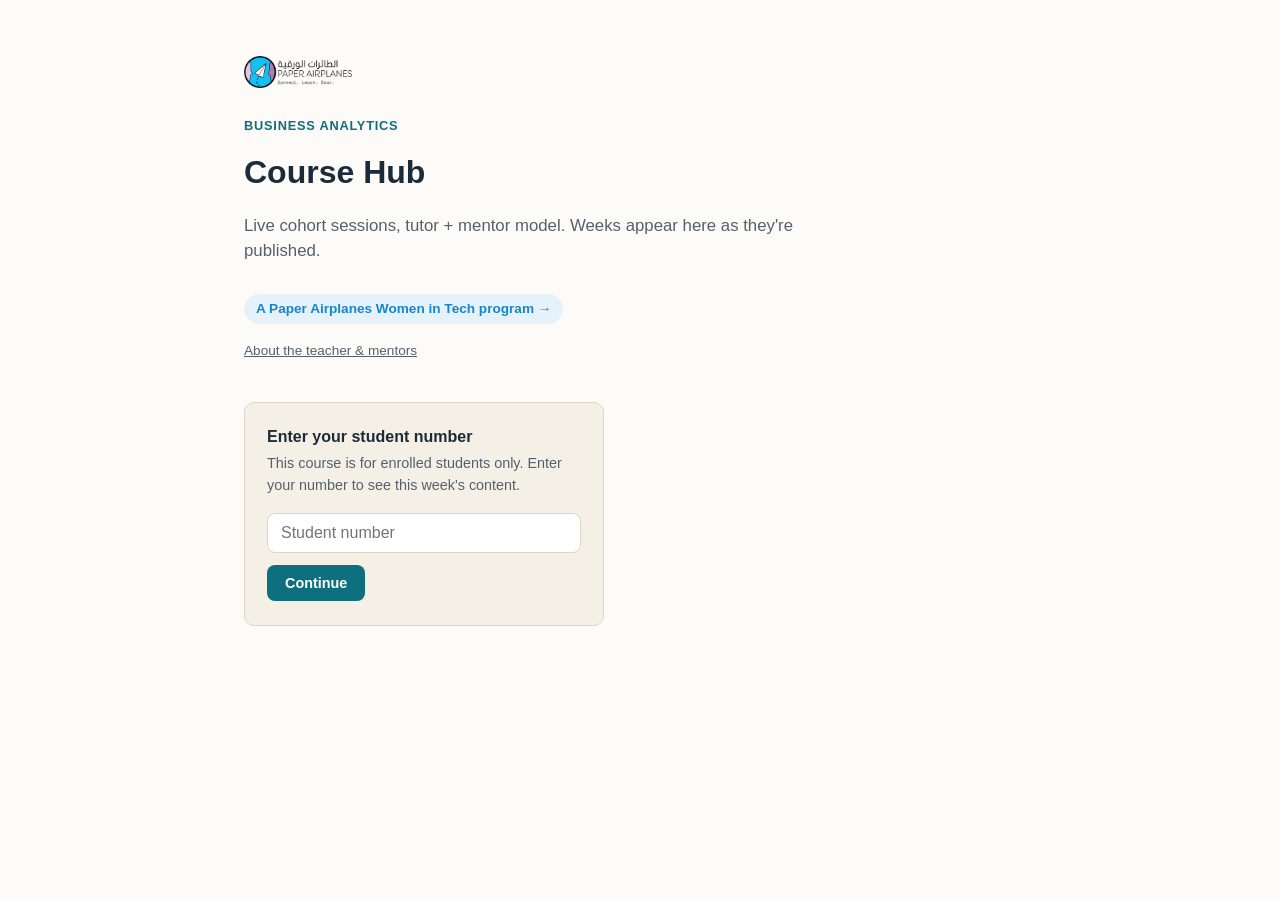
<file: index.html>
<!DOCTYPE html>
<html lang="en">
<head>
  <meta charset="UTF-8">
  <meta http-equiv="refresh" content="0; url=ba2/hub/index.html">
  <title>Business Analytics — Course Home</title>
</head>
<body>
  <p>Redirecting to the <a href="ba2/hub/index.html">course hub</a>...</p>
</body>
</html>
</file>
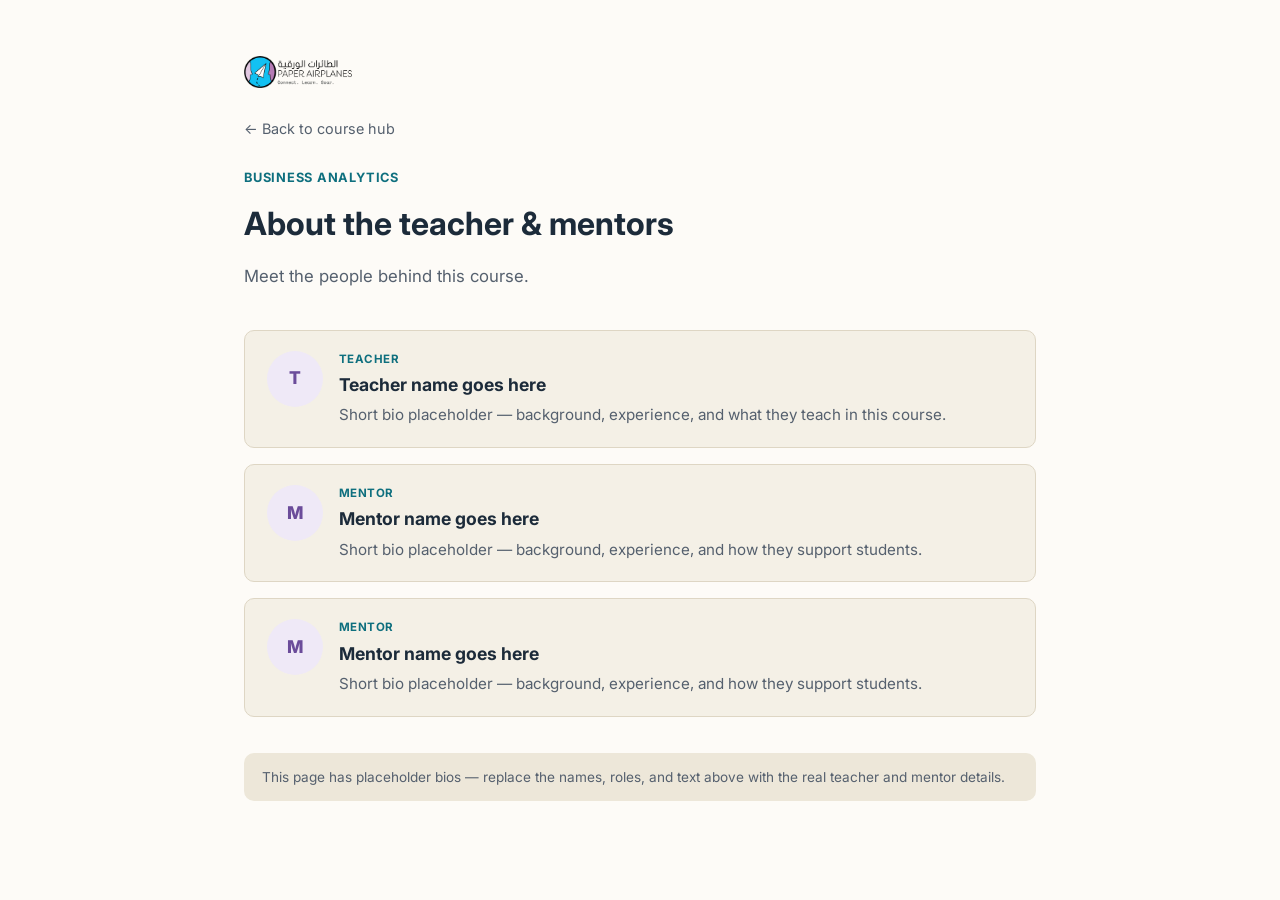
<file: ba2/about/index.html>
<!DOCTYPE html>
<html lang="en" dir="ltr">
<head>
<meta charset="UTF-8">
<meta name="viewport" content="width=device-width, initial-scale=1.0">
<title>About — Business Analytics Course Hub</title>
<link href="https://fonts.googleapis.com/css2?family=Inter:wght@400;600;700;800&display=swap" rel="stylesheet">
<style>
  :root{
    --paper:#FDFBF7; --paper-2:#F4F0E6; --paper-3:#EDE7D9; --ink:#1C2B3A;
    --ink-soft:#55606E; --ink-faint:#8A93A0; --rule:#DED6C4;
    --teal:#0E6F7E; --teal-bg:#E3F1F3; --lav:#6B4C9A; --lav-bg:#EFE9F7;
    --pa-blue:#1785C9; --pa-blue-bg:#E6F2FA;
  }
  *{box-sizing:border-box;}
  body{
    margin:0; background:var(--paper); color:var(--ink);
    font-family:'Inter',-apple-system,BlinkMacSystemFont,"Segoe UI",Roboto,sans-serif;
    line-height:1.5;
  }
  main{max-width:840px; margin:0 auto; padding:56px 24px 80px;}
  .logo-row{ display:flex; align-items:center; gap:12px; margin-bottom:28px; }
  .logo-row img{ height:32px; width:auto; display:block; }
  .back-link{ display:inline-block; margin-bottom:28px; color:var(--ink-soft); font-size:.9rem; text-decoration:none; }
  .back-link:hover{ color:var(--ink); }
  header{margin-bottom:40px;}
  .kicker{color:var(--teal); font-weight:700; letter-spacing:.06em; text-transform:uppercase; font-size:.8rem;}
  h1{font-size:2rem; margin:.4em 0 .2em;}
  p.lede{color:var(--ink-soft); font-size:1.05rem; max-width:60ch;}
  .team{ display:grid; gap:16px; }
  .person{
    border:1px solid var(--rule); background:var(--paper-2); border-radius:10px;
    padding:20px 22px; display:flex; gap:16px; align-items:flex-start;
  }
  .person .avatar{
    width:56px; height:56px; border-radius:50%; flex-shrink:0;
    background:var(--lav-bg); color:var(--lav); font-weight:800; font-size:1.1rem;
    display:flex; align-items:center; justify-content:center;
  }
  .person .role{
    font-size:.72rem; font-weight:700; text-transform:uppercase; letter-spacing:.04em;
    color:var(--teal); margin-bottom:4px;
  }
  .person h2{ font-size:1.1rem; margin:0 0 6px 0; }
  .person p{ margin:0; color:var(--ink-soft); font-size:.95rem; }
  .placeholder-note{
    margin-top:36px; padding:14px 18px; border-radius:10px;
    background:var(--paper-3); color:var(--ink-soft); font-size:.85rem;
  }
</style>
</head>
<body>
<main>
  <div class="logo-row">
    <a href="https://paper-airplanes.org" target="_blank" rel="noopener">
      <img src="../../_shared/branding/paper-airplanes-logo.png" alt="Paper Airplanes">
    </a>
  </div>
  <a class="back-link" href="../hub/index.html">&#8592; Back to course hub</a>
  <header>
    <div class="kicker">Business Analytics</div>
    <h1>About the teacher &amp; mentors</h1>
    <p class="lede">Meet the people behind this course.</p>
  </header>

  <div class="team">
    <div class="person">
      <div class="avatar">T</div>
      <div>
        <div class="role">Teacher</div>
        <h2>Teacher name goes here</h2>
        <p>Short bio placeholder — background, experience, and what they teach in this course.</p>
      </div>
    </div>
    <div class="person">
      <div class="avatar">M</div>
      <div>
        <div class="role">Mentor</div>
        <h2>Mentor name goes here</h2>
        <p>Short bio placeholder — background, experience, and how they support students.</p>
      </div>
    </div>
    <div class="person">
      <div class="avatar">M</div>
      <div>
        <div class="role">Mentor</div>
        <h2>Mentor name goes here</h2>
        <p>Short bio placeholder — background, experience, and how they support students.</p>
      </div>
    </div>
  </div>

  <p class="placeholder-note">This page has placeholder bios — replace the names, roles, and text above with the real teacher and mentor details.</p>
</main>
</body>
</html>
</file>
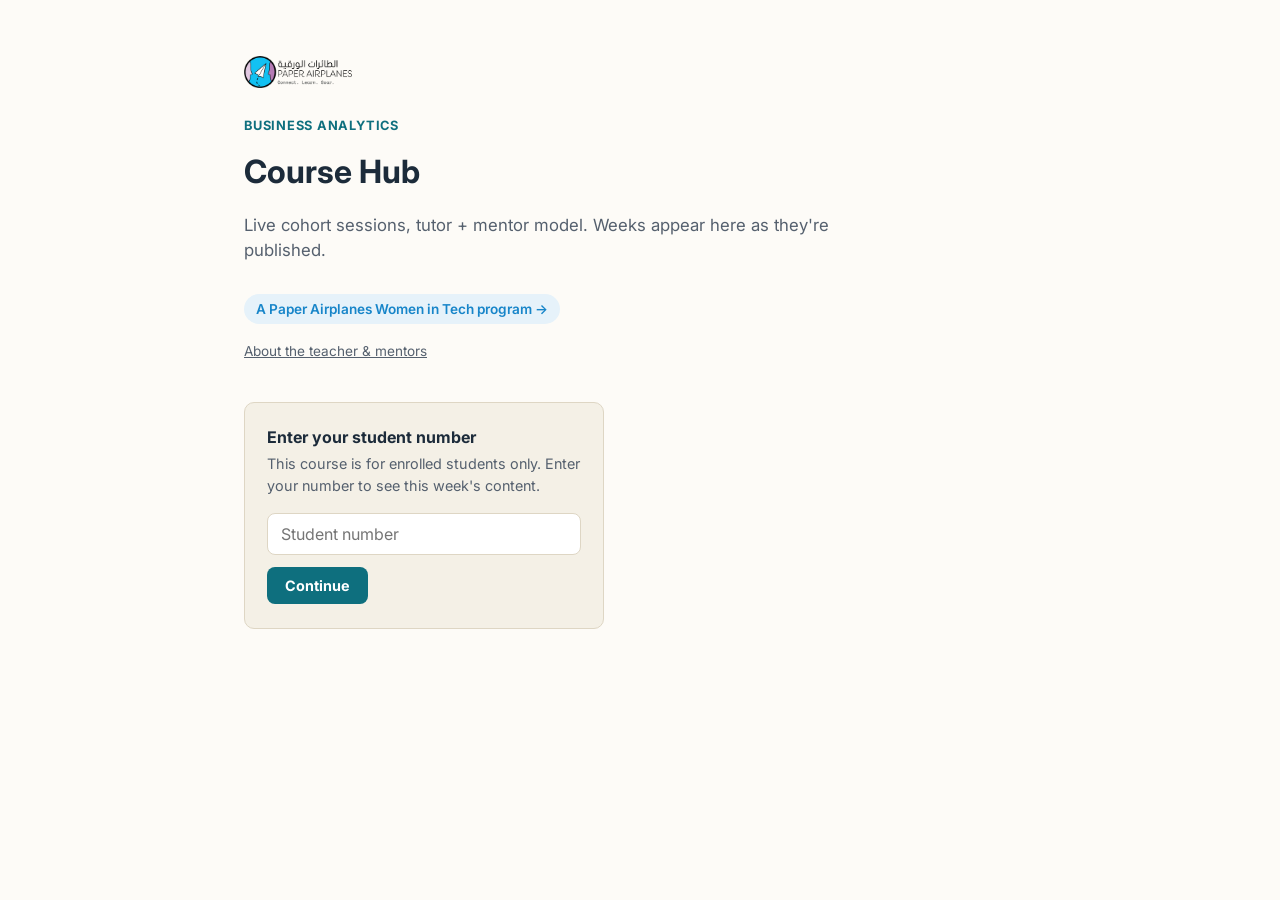
<file: ba2/hub/index.html>
<!DOCTYPE html>
<html lang="en" dir="ltr">
<head>
<meta charset="UTF-8">
<meta name="viewport" content="width=device-width, initial-scale=1.0">
<title>Business Analytics — Course Hub</title>
<link href="https://fonts.googleapis.com/css2?family=Inter:wght@400;600;700;800&display=swap" rel="stylesheet">
<style>
  :root{
    --paper:#FDFBF7; --paper-2:#F4F0E6; --paper-3:#EDE7D9; --ink:#1C2B3A;
    --ink-soft:#55606E; --ink-faint:#8A93A0; --rule:#DED6C4;
    --teal:#0E6F7E; --teal-bg:#E3F1F3; --lav:#6B4C9A; --lav-bg:#EFE9F7;
    --pa-blue:#1785C9; --pa-blue-bg:#E6F2FA;
  }
  *{box-sizing:border-box;}
  body{
    margin:0; background:var(--paper); color:var(--ink);
    font-family:'Inter',-apple-system,BlinkMacSystemFont,"Segoe UI",Roboto,sans-serif;
    line-height:1.5;
  }
  main{max-width:840px; margin:0 auto; padding:56px 24px 80px;}
  .logo-row{ display:flex; align-items:center; gap:12px; margin-bottom:28px; }
  .logo-row img{ height:32px; width:auto; display:block; }
  header{margin-bottom:40px;}
  .kicker{color:var(--teal); font-weight:700; letter-spacing:.06em; text-transform:uppercase; font-size:.8rem;}
  h1{font-size:2rem; margin:.4em 0 .2em;}
  p.lede{color:var(--ink-soft); font-size:1.05rem; max-width:60ch;}
  .credit{
    display:inline-flex; align-items:center; gap:6px; margin-top:14px; font-size:.85rem; font-weight:600;
    color:var(--pa-blue); background:var(--pa-blue-bg); padding:5px 12px; border-radius:999px; text-decoration:none;
  }
  .credit:hover{ text-decoration:underline; }
  .about-link{ margin:14px 0 0 0; }
  .about-link a{ color:var(--ink-soft); font-size:.85rem; text-decoration:underline; }
  .about-link a:hover{ color:var(--ink); }
  ul.weeks{list-style:none; margin:0; padding:0; display:grid; gap:12px;}
  li.week{
    border:1px solid var(--rule); background:var(--paper-2); border-radius:10px;
    padding:16px 18px; display:flex; align-items:center; justify-content:space-between; gap:16px;
    transition:border-color .15s;
  }
  li.week:hover{ border-color:var(--pa-blue); }
  li.week a{color:var(--ink); text-decoration:none; font-weight:600;}
  li.week a:hover{color:var(--pa-blue);}
  .badge{
    font-size:.72rem; font-weight:700; text-transform:uppercase; letter-spacing:.04em;
    padding:3px 9px; border-radius:999px; background:var(--lav-bg); color:var(--lav); white-space:nowrap;
  }
  .empty{color:var(--ink-faint); font-style:italic; padding:24px 0;}

  .gate-box{
    border:1px solid var(--rule); background:var(--paper-2); border-radius:10px;
    padding:22px 22px 24px 22px; max-width:360px;
  }
  .gate-box .gate-title{ font-weight:700; margin-bottom:4px; }
  .gate-box .gate-sub{ color:var(--ink-soft); font-size:.9rem; margin-bottom:16px; }
  .gate-input{
    display:block; width:100%; box-sizing:border-box;
    border:1px solid var(--rule); border-radius:8px;
    padding:10px 13px; font-size:1rem; font-family:inherit;
    margin-bottom:12px;
  }
  .gate-input:focus{ outline:none; border-color:var(--teal); }
  .gate-submit{
    border:none; border-radius:8px; padding:10px 18px;
    background:var(--teal); color:#fff; font-weight:700; font-size:.9rem;
    cursor:pointer; font-family:inherit;
  }
  .gate-submit:hover{ opacity:.9; }
  .gate-error{ margin-top:12px; font-size:.85rem; font-weight:600; color:#A8322A; }
  .gate-welcome{ font-weight:700; margin-bottom:20px; }
</style>
</head>
<body>
<main>
  <div class="logo-row">
    <a href="https://paper-airplanes.org" target="_blank" rel="noopener">
      <img src="../../_shared/branding/paper-airplanes-logo.png" alt="Paper Airplanes">
    </a>
  </div>
  <header>
    <div class="kicker">Business Analytics</div>
    <h1>Course Hub</h1>
    <p class="lede">Live cohort sessions, tutor + mentor model. Weeks appear here as they're published.</p>
    <a class="credit" href="https://paper-airplanes.org" target="_blank" rel="noopener">A Paper Airplanes Women in Tech program &#8594;</a>
    <p class="about-link"><a href="../about/index.html">About the teacher & mentors</a></p>
  </header>
  <div class="gate-box" id="gateBox">
    <div class="gate-title">Enter your student number</div>
    <div class="gate-sub">This course is for enrolled students only. Enter your number to see this week's content.</div>
    <input type="text" class="gate-input" id="gateInput" inputmode="numeric" autocomplete="off" placeholder="Student number">
    <button type="button" class="gate-submit" id="gateSubmit">Continue</button>
    <div class="gate-error" id="gateError" hidden>That number isn&rsquo;t recognized. Please try again.</div>
  </div>
  <div id="weeksSection" hidden>
    <p class="gate-welcome" id="gateWelcome"></p>
    <ul class="weeks" id="weekList"></ul>
    <p class="empty" id="emptyMsg" hidden>No weeks published yet — check back soon.</p>
  </div>
</main>
<script src="../manifest.js"></script>
<script>
  (function(){
    var STORAGE_KEY = 'ba-student';
    var gateBox = document.getElementById('gateBox');
    var weeksSection = document.getElementById('weeksSection');
    var input = document.getElementById('gateInput');
    var submitBtn = document.getElementById('gateSubmit');
    var errorEl = document.getElementById('gateError');
    var welcomeEl = document.getElementById('gateWelcome');

    function renderWeeks(){
      var data = window.BA2_MANIFEST || { weeks: [] };
      var list = document.getElementById('weekList');
      var published = data.weeks.filter(function(w){ return w.published; });
      if(!published.length){
        document.getElementById('emptyMsg').hidden = false;
        return;
      }
      function hrefFor(w){
        // w.href is repo-root-relative; the hub lives 2 levels under the repo root
        // (ba2/hub/index.html), so it needs "../../" prepended.
        return w.href ? ('../../' + w.href) : ('../study-guides/' + w.id + '/index.html');
      }
      published.forEach(function(w){
        var li = document.createElement('li');
        li.className = 'week';
        li.innerHTML =
          '<a href="' + hrefFor(w) + '">' + w.title + '</a>' +
          '<span class="badge">' + w.id.replace(/-/g, ' ') + '</span>';
        list.appendChild(li);
      });
    }

    function unlock(name){
      welcomeEl.textContent = 'Welcome, ' + name + ' — here’s this week’s content:';
      gateBox.hidden = true;
      weeksSection.hidden = false;
    }

    function getStored(){
      try{
        var raw = localStorage.getItem(STORAGE_KEY);
        return raw ? JSON.parse(raw) : null;
      }catch(e){ return null; }
    }

    function store(student){
      try{ localStorage.setItem(STORAGE_KEY, JSON.stringify(student)); }catch(e){}
    }

    renderWeeks();

    fetch('../../_shared/students.json')
      .then(function(res){ return res.json(); })
      .then(function(data){
        var roster = (data && data.students) || [];
        function findById(id){
          for(var i = 0; i < roster.length; i++){
            if(roster[i].id === id) return roster[i];
          }
          return null;
        }

        var stored = getStored();
        if(stored && findById(stored.id)){
          unlock(stored.name);
          return;
        }

        function attempt(){
          var value = input.value.trim();
          if(!value) return;
          var match = findById(value);
          if(!match){
            errorEl.hidden = false;
            input.value = '';
            input.focus();
            return;
          }
          store(match);
          unlock(match.name);
        }
        submitBtn.addEventListener('click', attempt);
        input.addEventListener('keydown', function(e){
          if(e.key === 'Enter') attempt();
        });
      })
      .catch(function(){
        gateBox.querySelector('.gate-sub').textContent = 'Couldn’t load the student list. Please refresh the page.';
        input.hidden = true;
        submitBtn.hidden = true;
      });
  })();
</script>
</body>
</html>
</file>
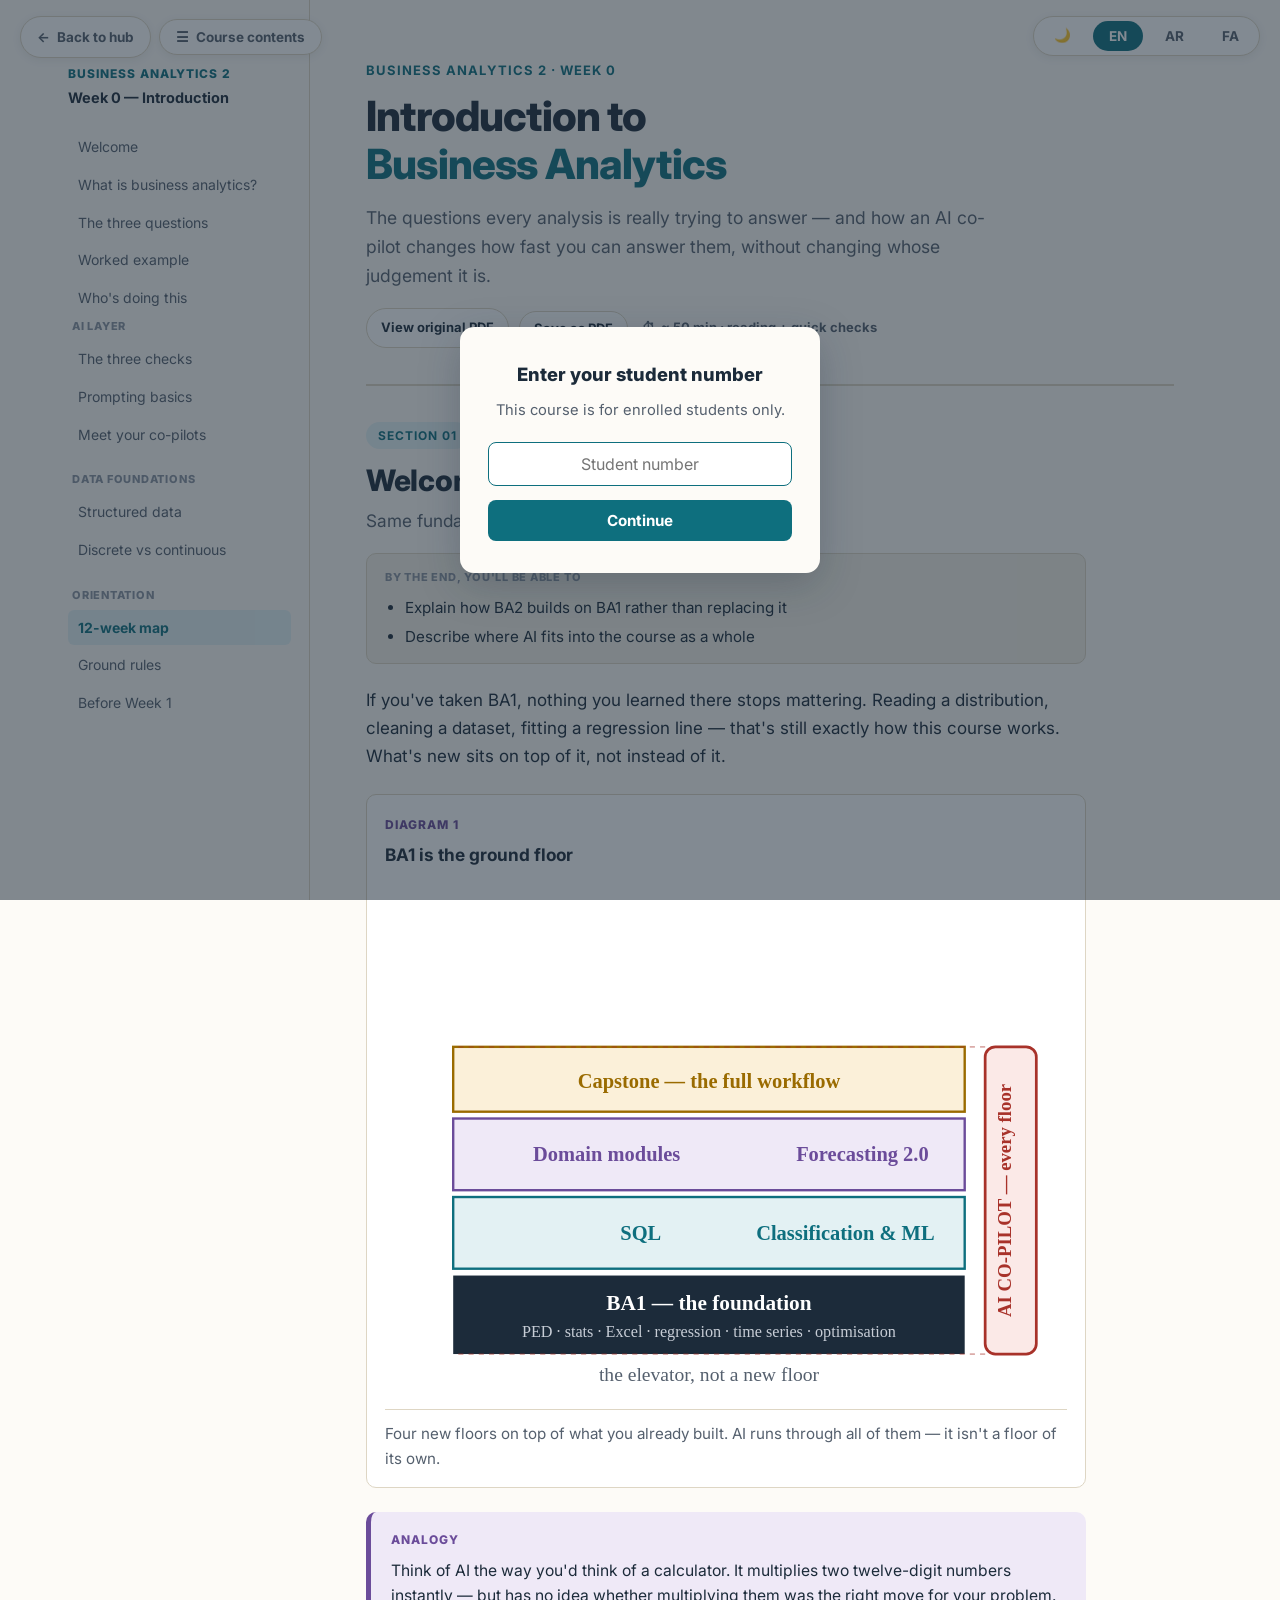
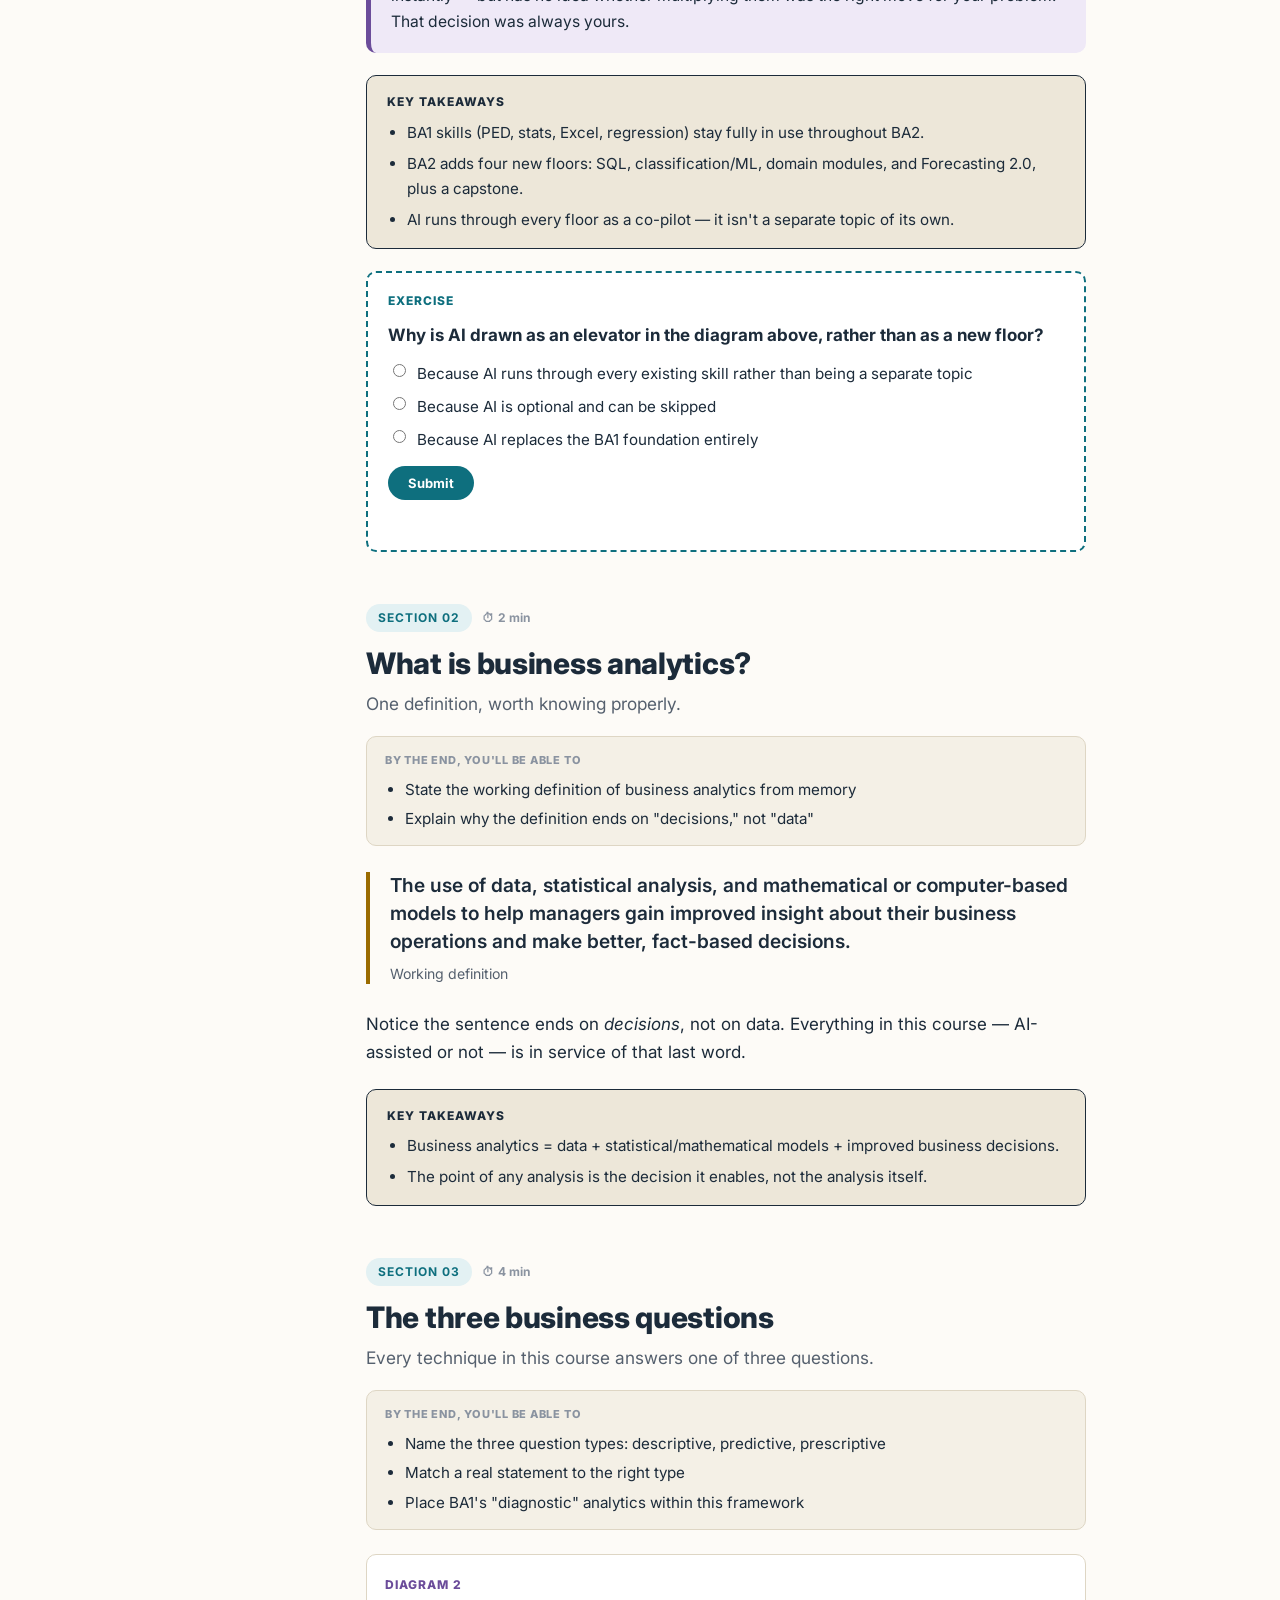
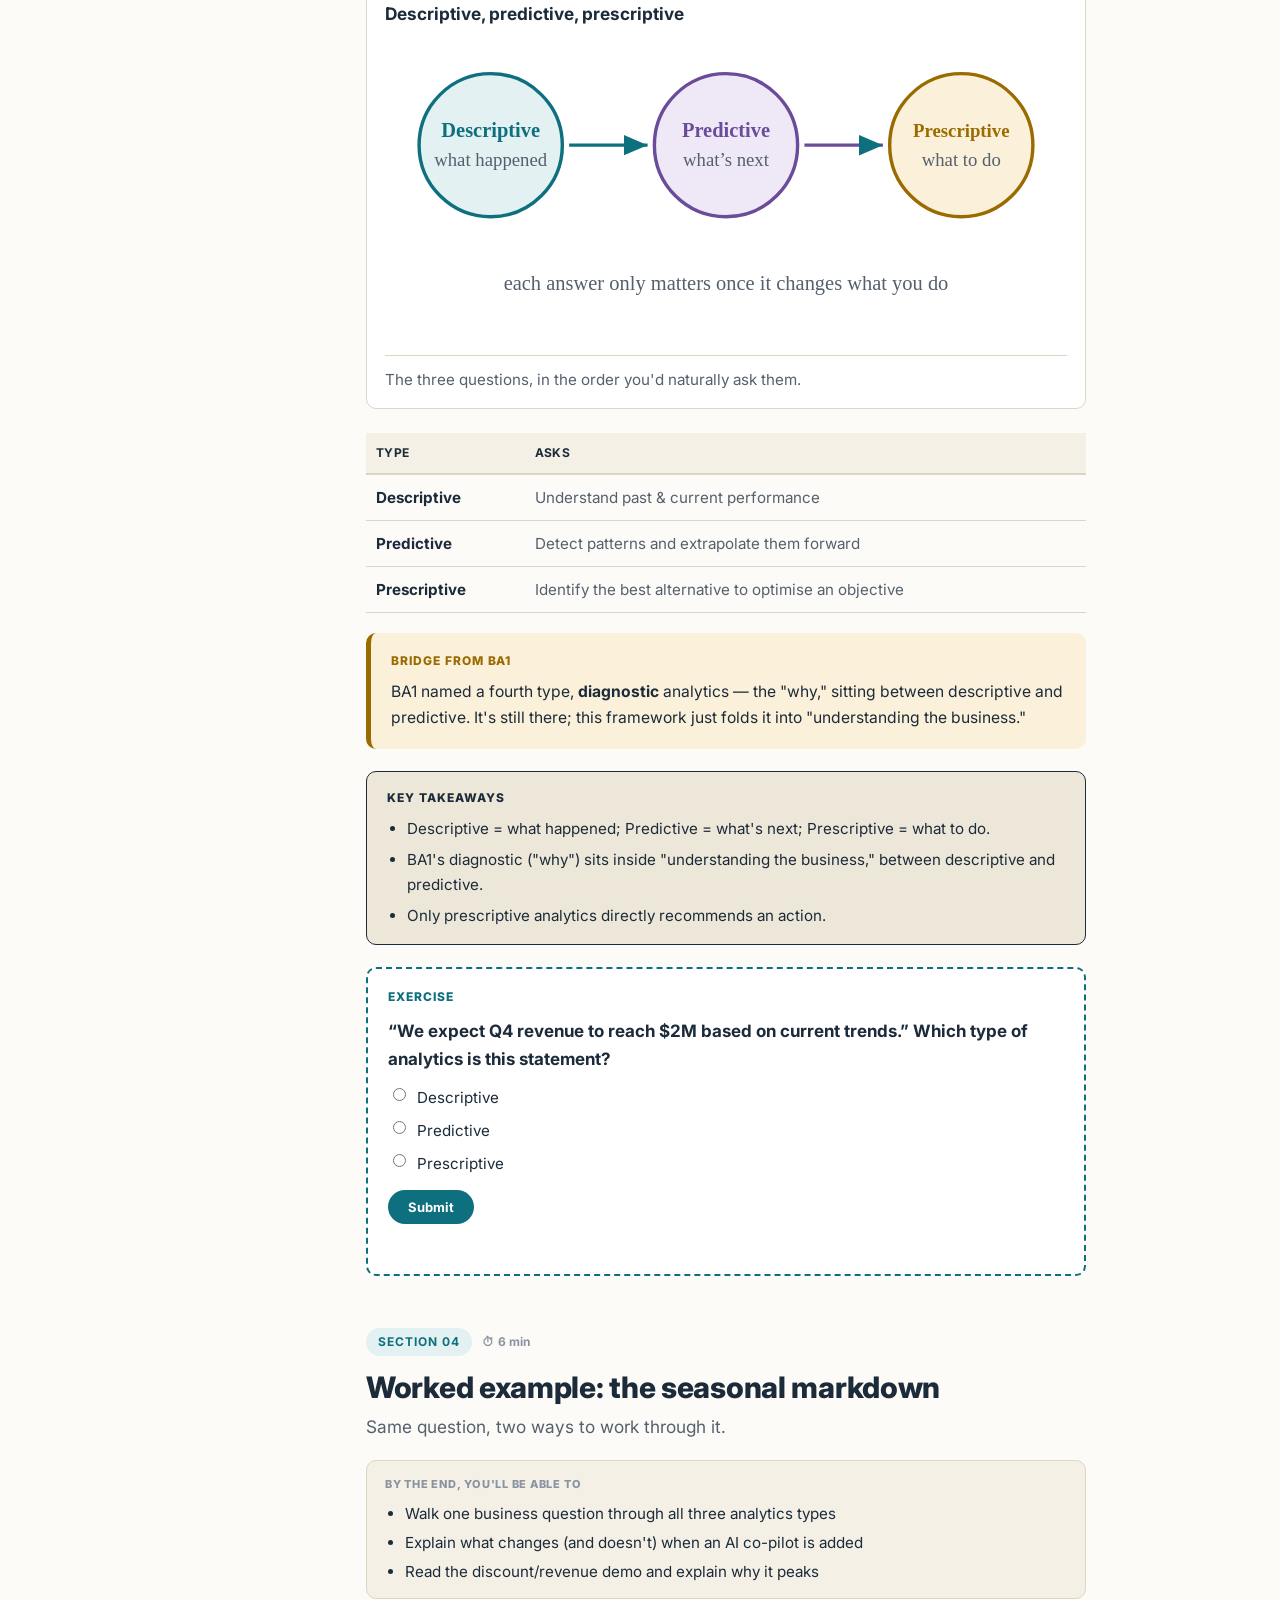
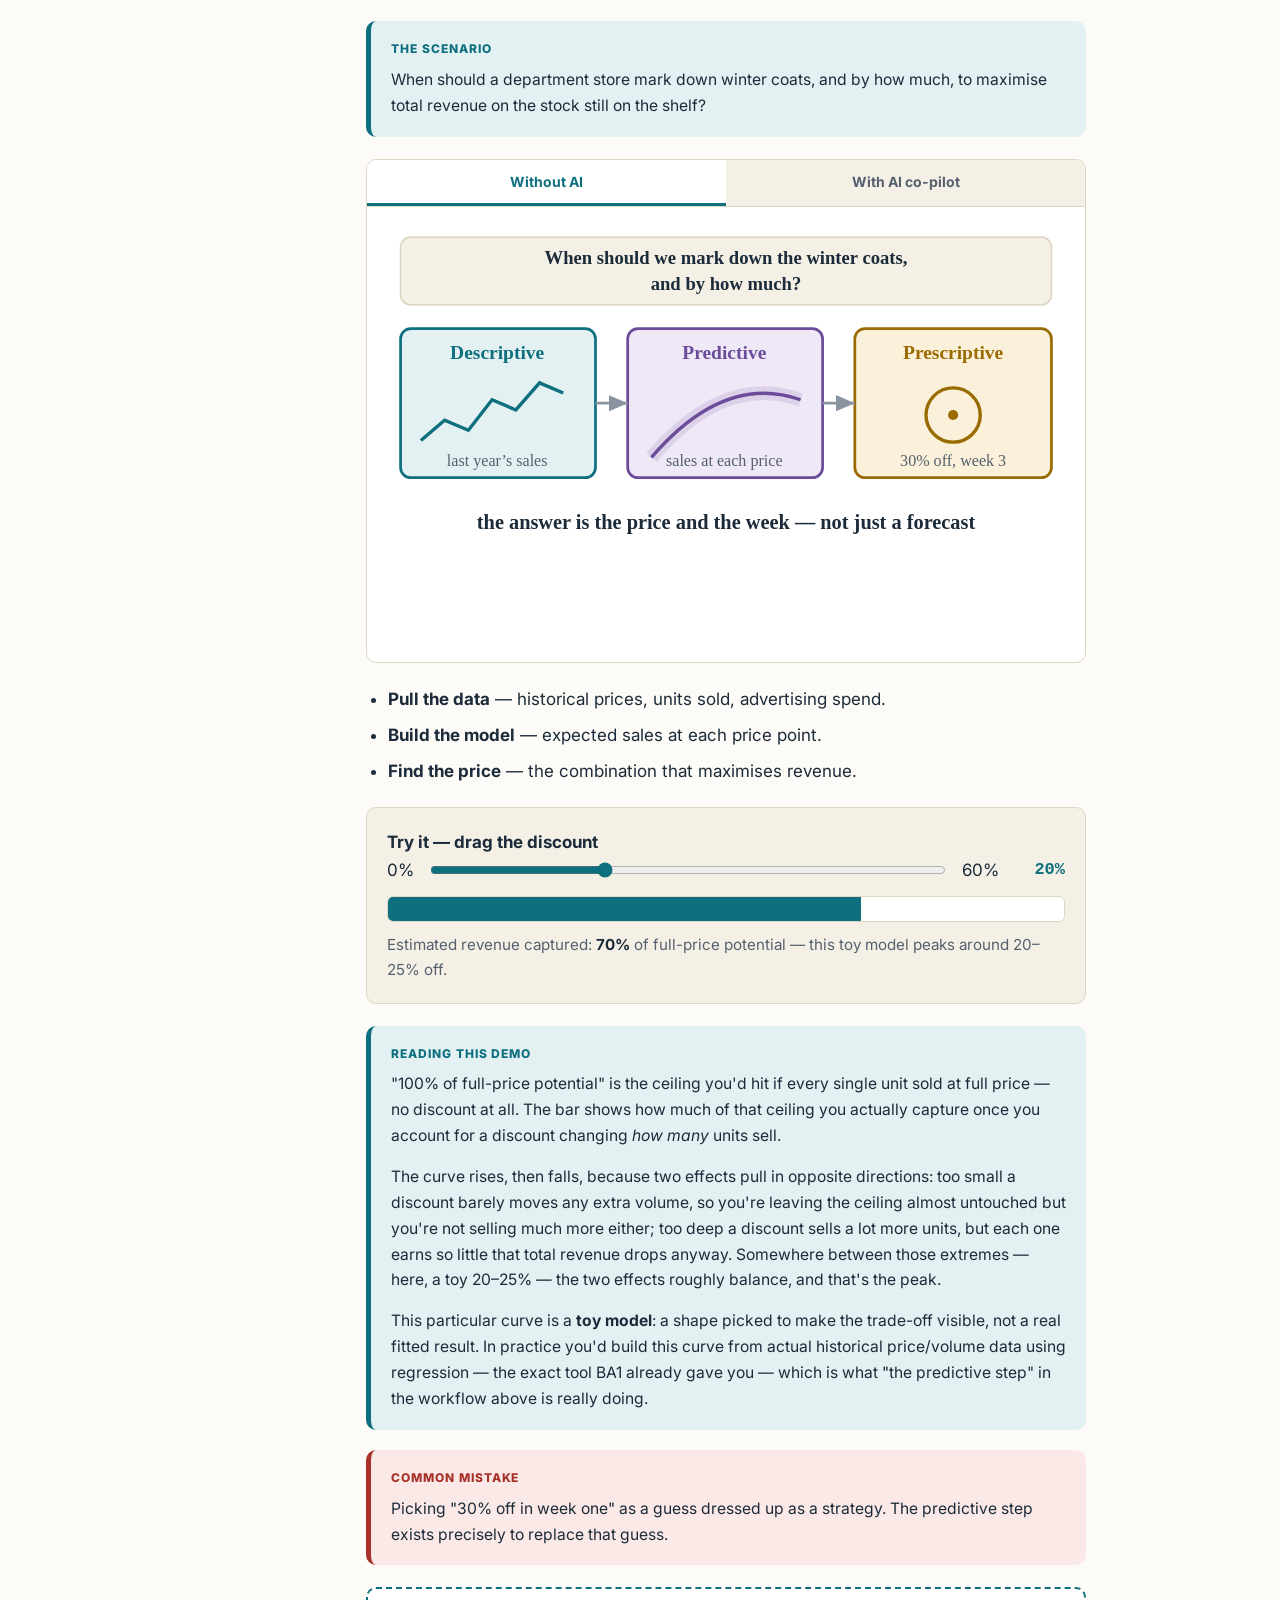
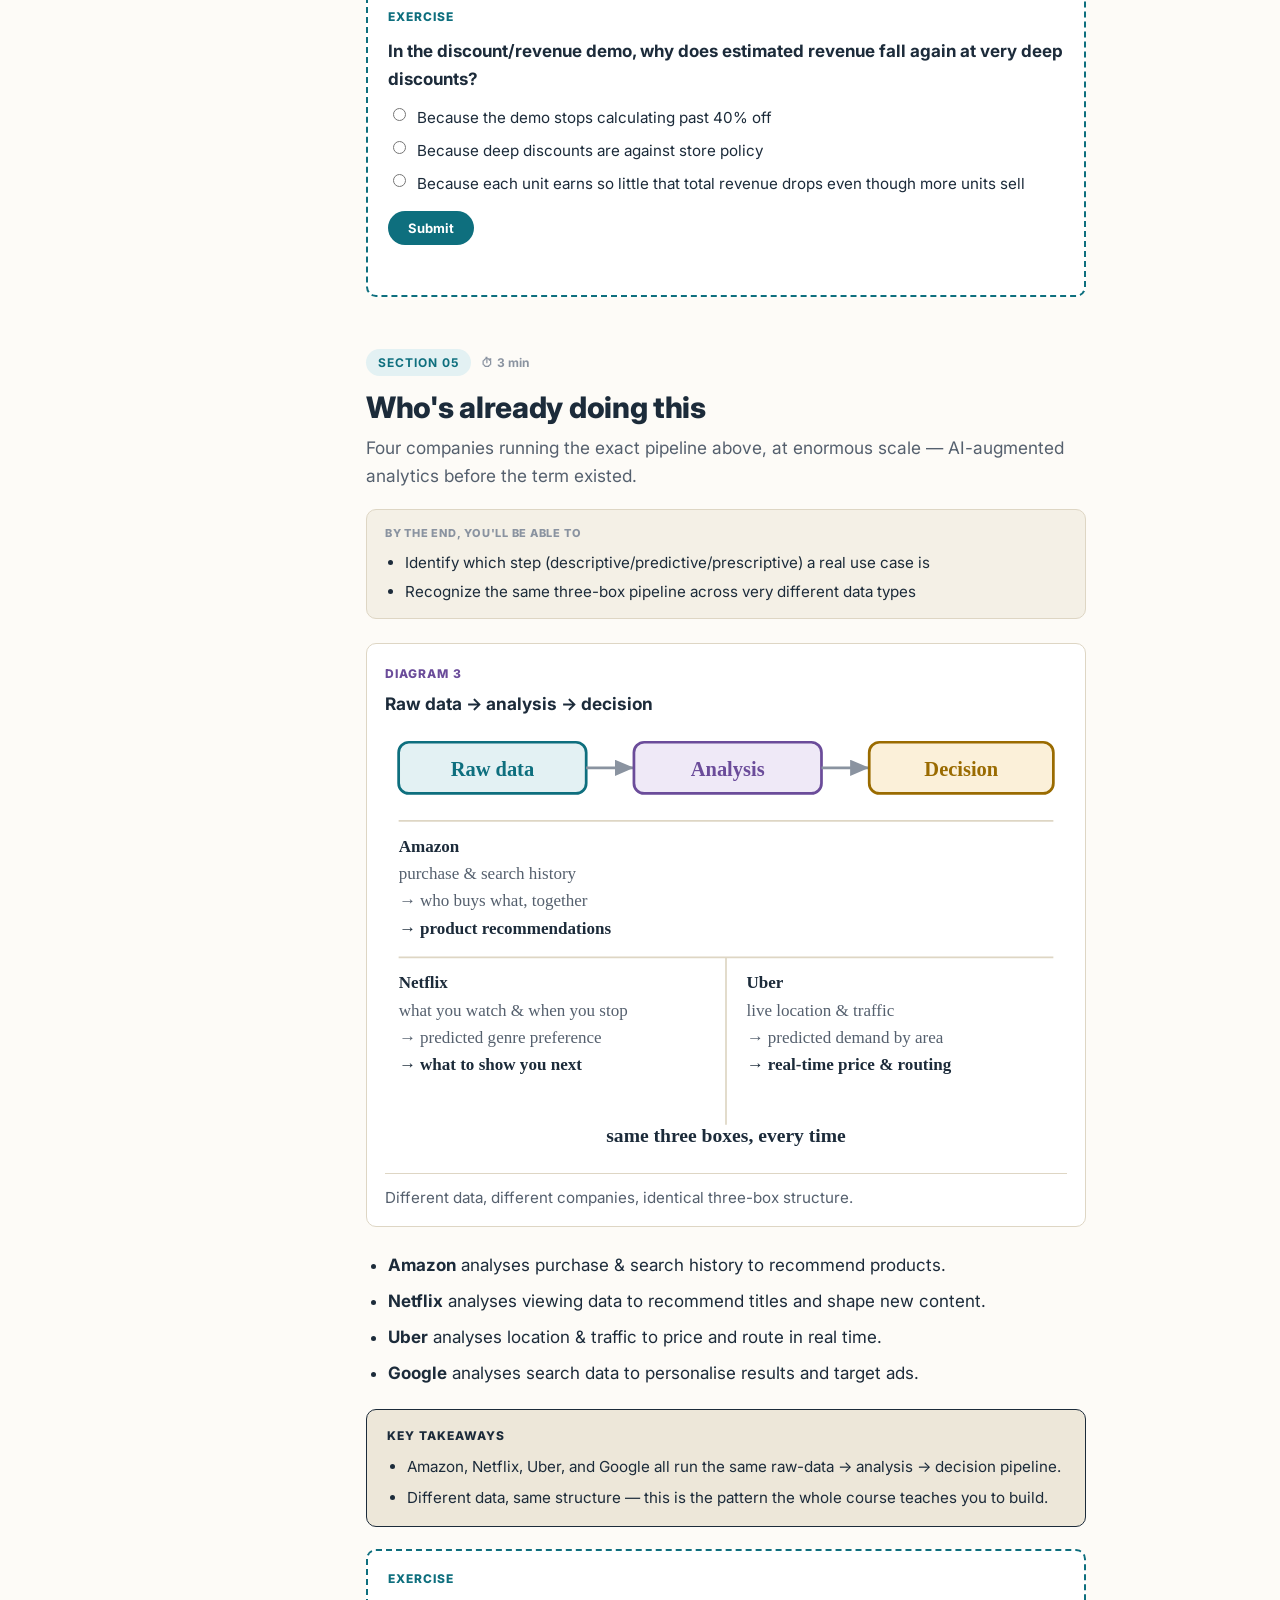
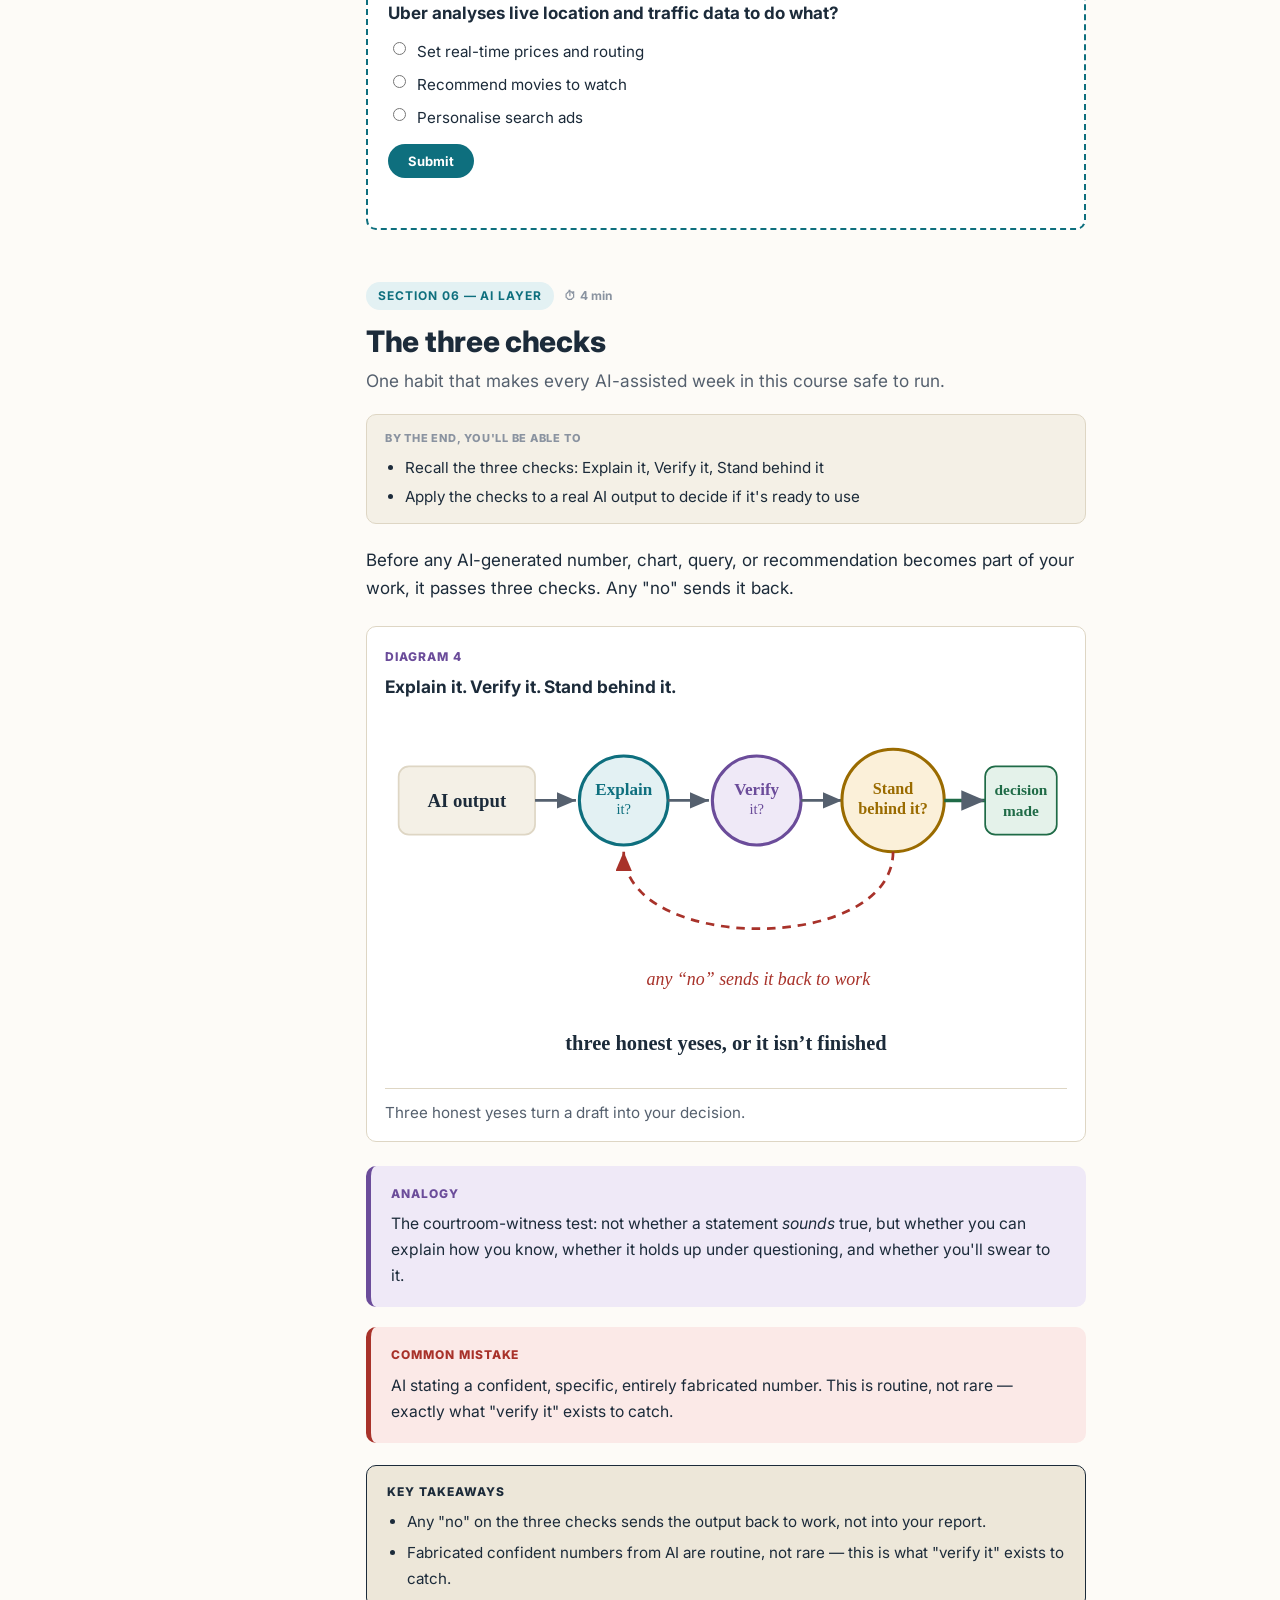
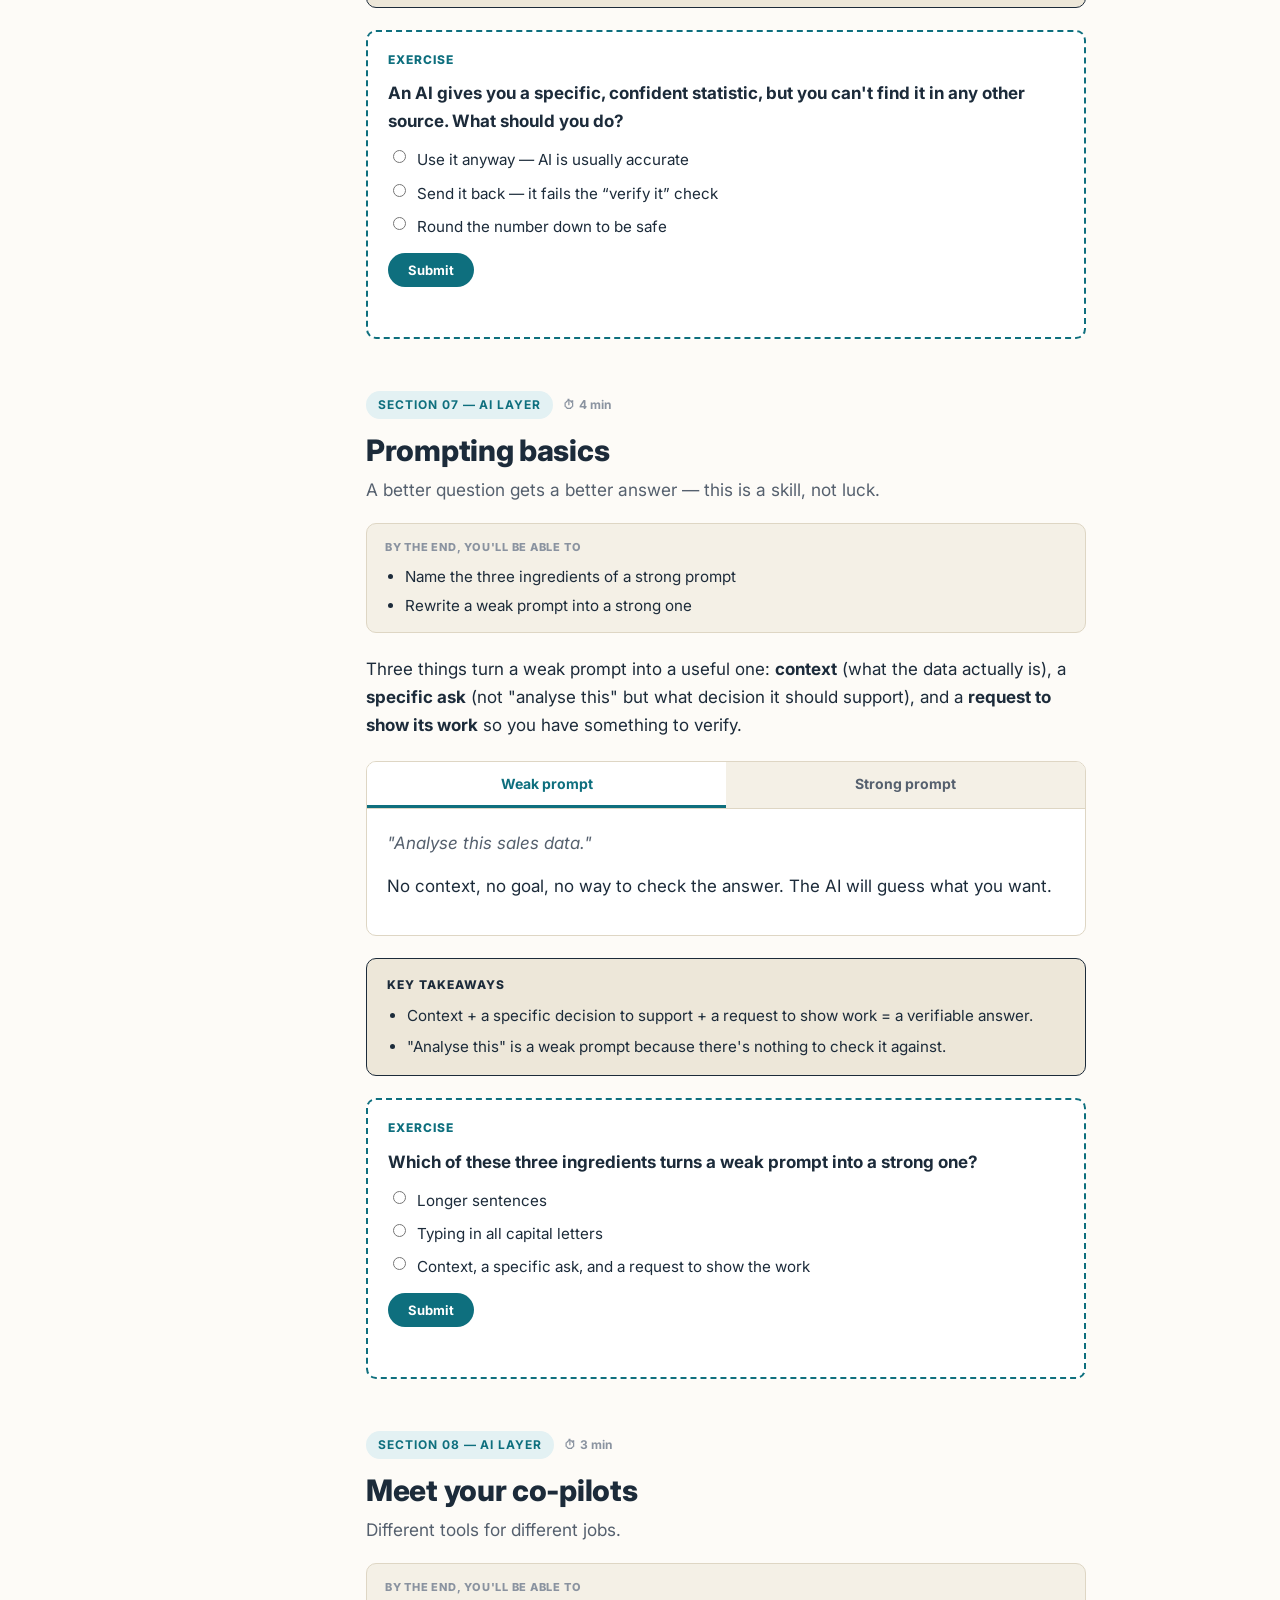
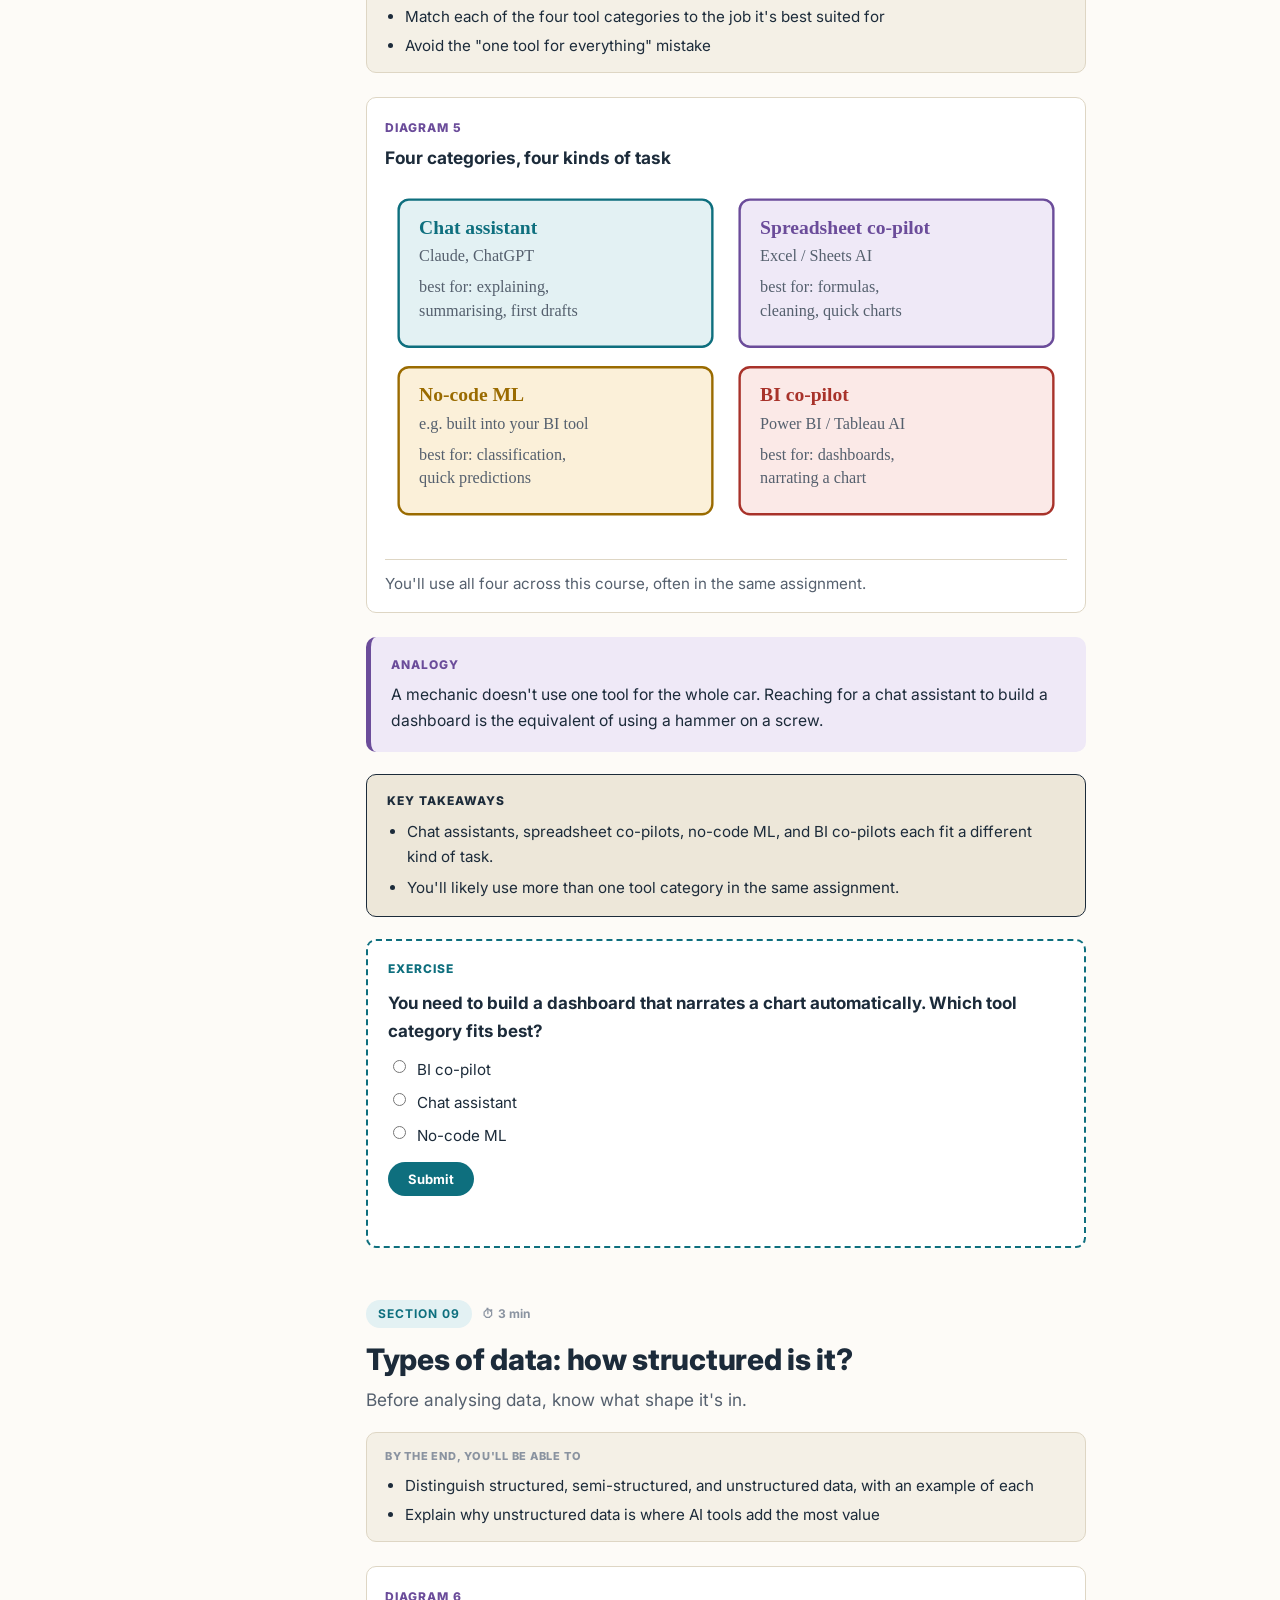
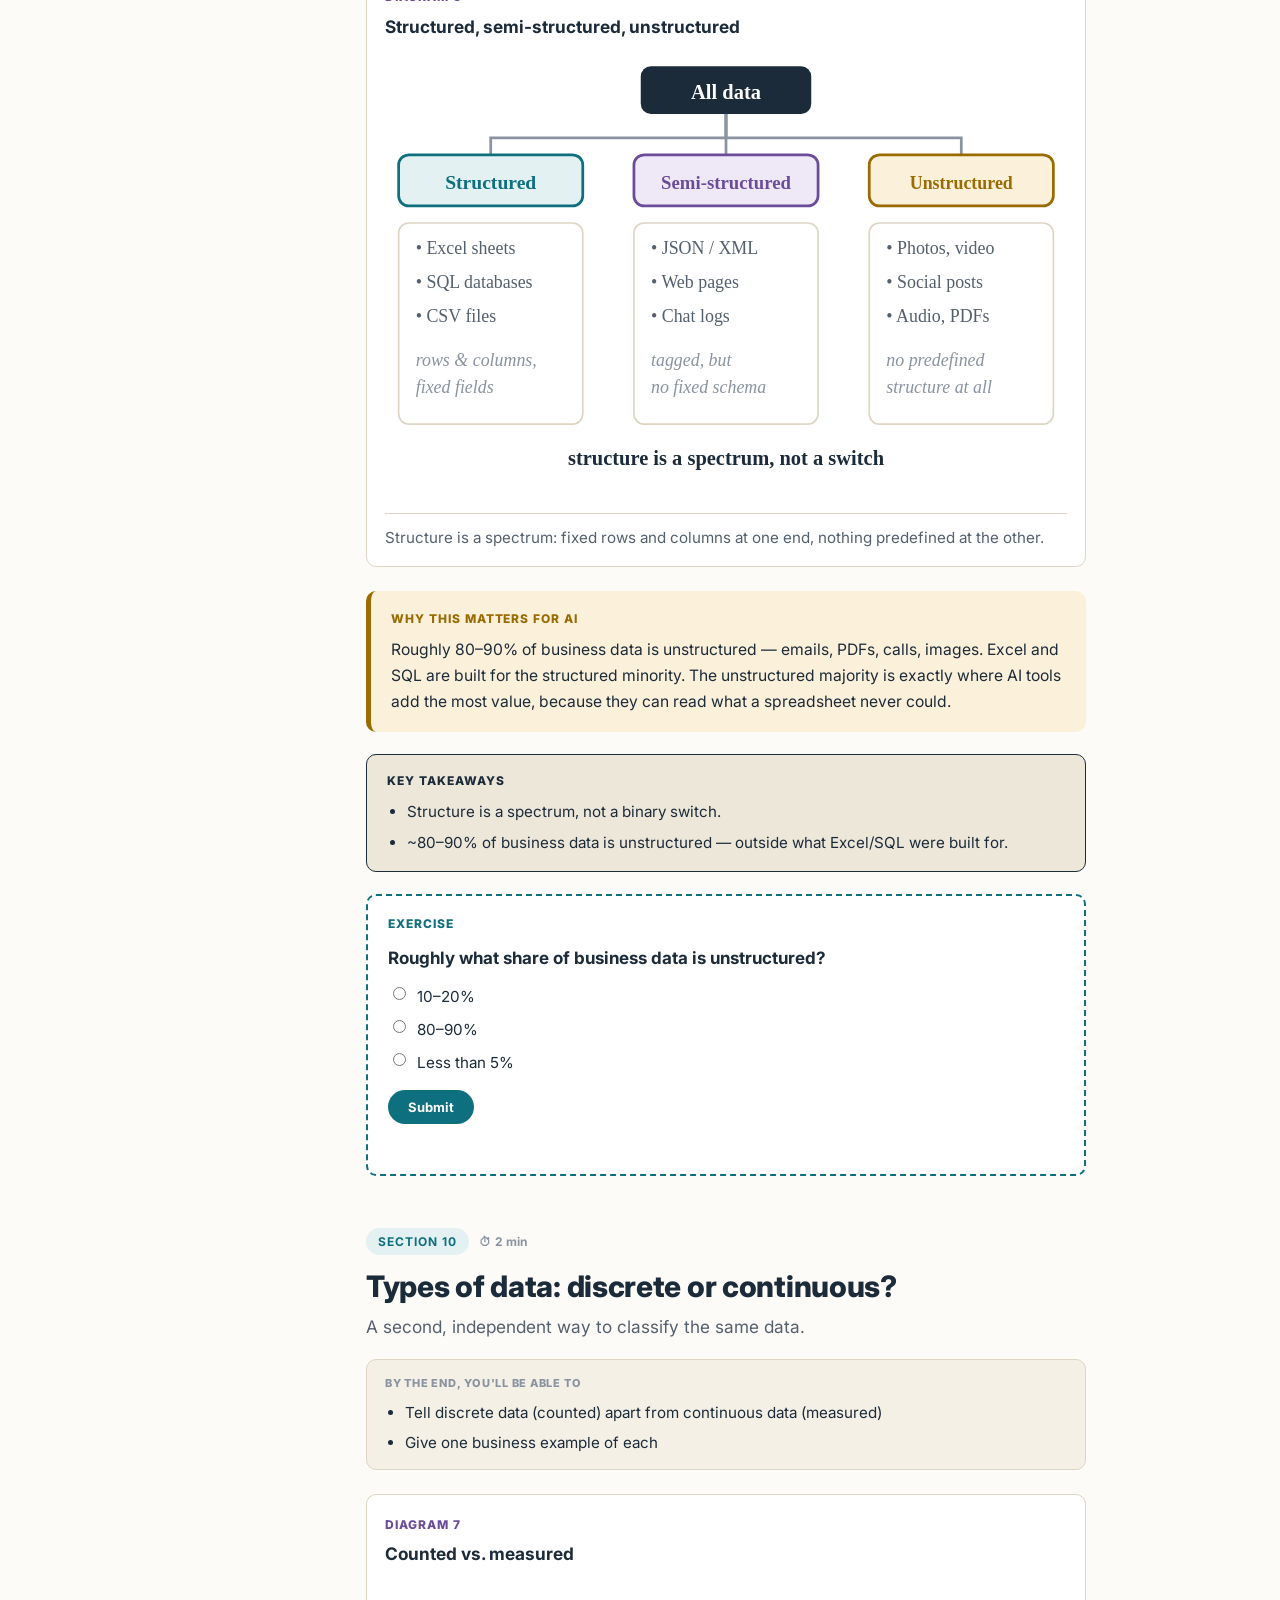
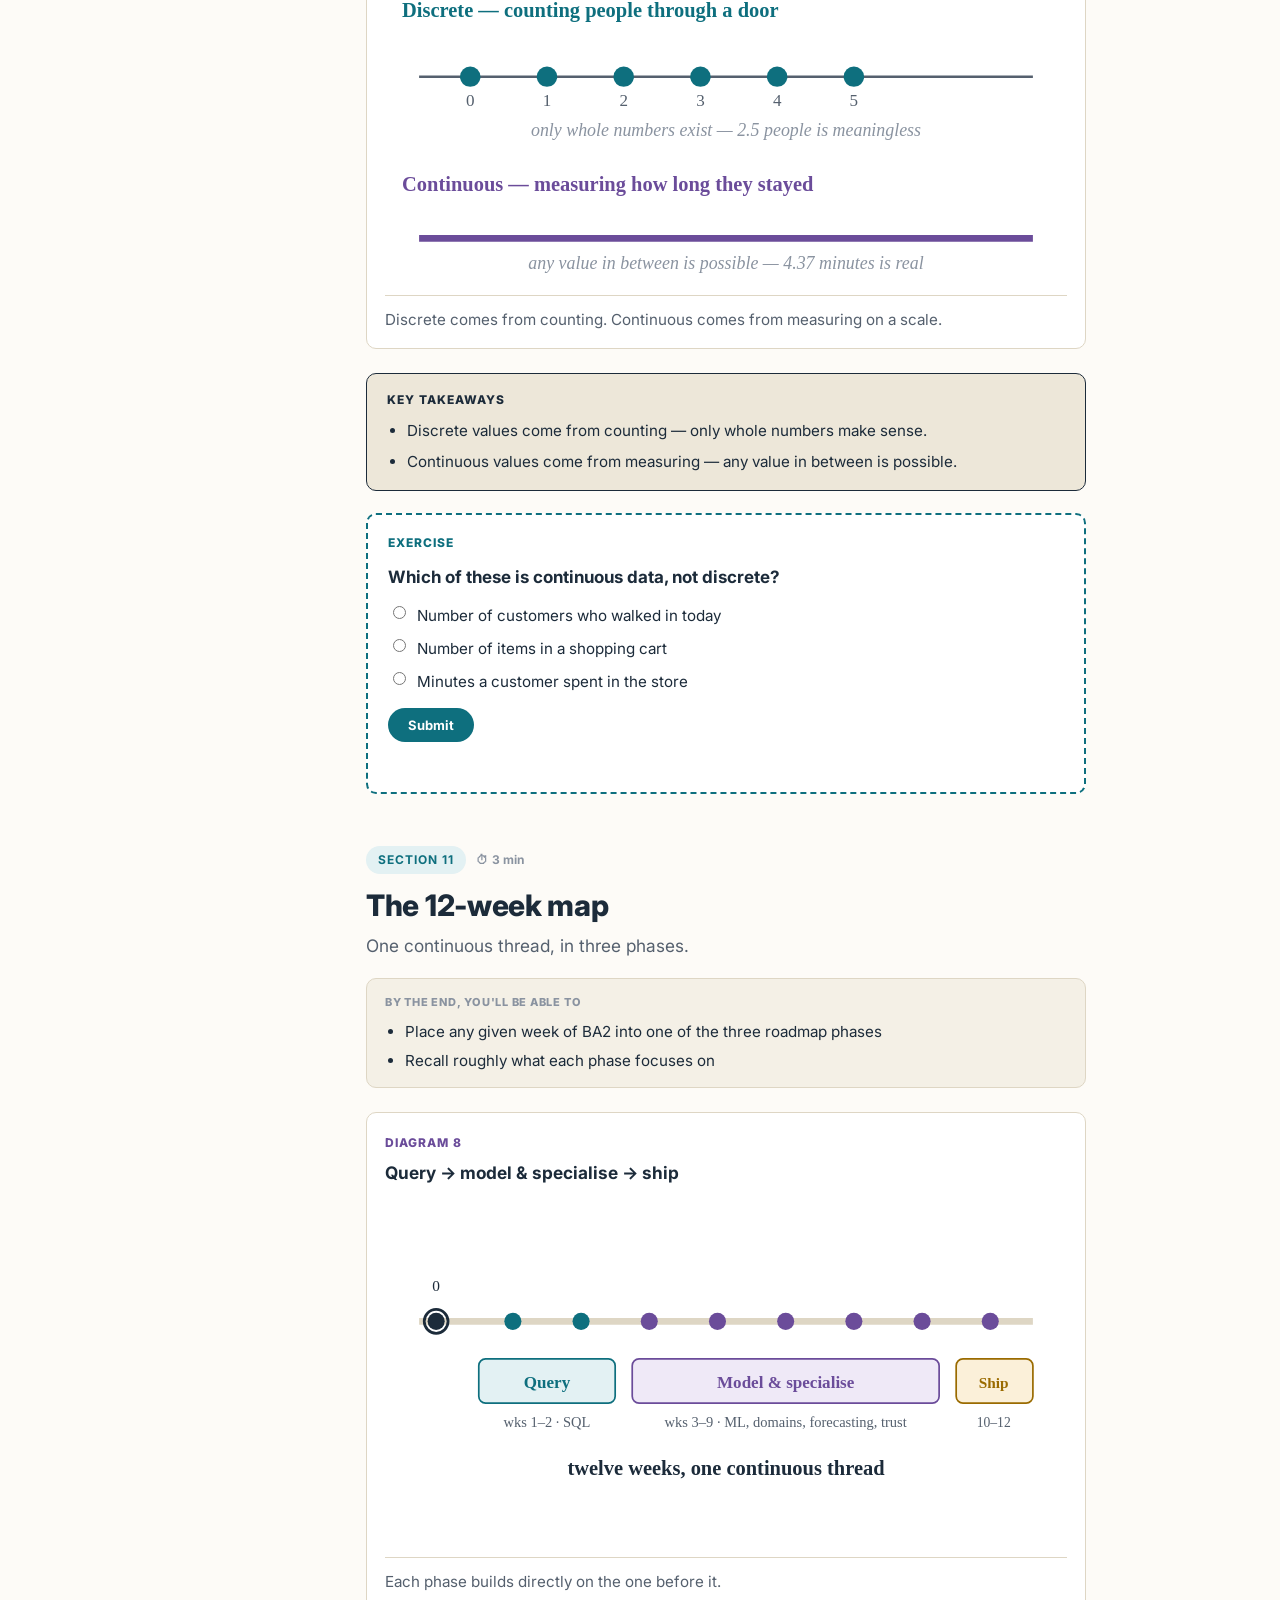
<file: ba2/study-guides/week-00/index.html>
<!DOCTYPE html>
<html lang="en" dir="ltr">
<head>
<meta charset="UTF-8">
<meta name="viewport" content="width=device-width, initial-scale=1.0">
<title>BA2 Week 0 — Introduction to Business Analytics</title>
<link rel="preconnect" href="https://fonts.googleapis.com">
<link href="https://fonts.googleapis.com/css2?family=Cairo:wght@400;600;700;800&family=Vazirmatn:wght@400;600;700;800&family=Inter:wght@400;600;700;800&display=swap" rel="stylesheet">
<link rel="stylesheet" href="../../../_shared/styles/week.css">
<link rel="stylesheet" href="../../../_shared/styles/auth-gate.css">
</head>
<body data-week-id="week-00" data-root-prefix="../../../">

<div class="langbar">
  <button type="button" class="theme-toggle" id="themeToggle" aria-label="Switch to dark mode">&#127769;</button>
  <button data-setlang="en" class="active">EN</button>
  <button data-setlang="ar">AR</button>
  <button data-setlang="fa">FA</button>
</div>

<div class="topbar-start">
  <a class="pill-btn back-btn" id="backBtn" href="../../hub/index.html">
    &#8592; <span data-lang="en" class="active">Back to hub</span><span data-lang="ar">العودة إلى المقرر</span><span data-lang="fa">بازگشت به دوره</span>
  </a>
  <button type="button" class="pill-btn contents-btn" id="contentsBtn">
    &#9776; <span data-lang="en" class="active">Course contents</span><span data-lang="ar">محتوى المقرر</span><span data-lang="fa">محتوای دوره</span>
  </button>
</div>
<div class="contents-overlay" id="contentsOverlay" hidden></div>
<div class="contents-panel" id="contentsPanel" hidden>
  <div class="contents-panel-head">
    <span data-lang="en" class="active">Course contents</span><span data-lang="ar">محتوى المقرر</span><span data-lang="fa">محتوای دوره</span>
    <button type="button" class="contents-close" id="contentsClose" aria-label="Close">&times;</button>
  </div>
  <ul class="contents-list" id="contentsList"></ul>
</div>

<div class="shell">
  <aside class="sidebar">
    <div class="brand">
      <span data-lang="en" class="active">Business Analytics 2</span>
      <span data-lang="ar">تحليلات الأعمال 2</span>
      <span data-lang="fa">تحلیل کسب‌وکار ۲</span>
    </div>
    <div class="brand-sub">
      <span data-lang="en" class="active">Week 0 — Introduction</span>
      <span data-lang="ar">الأسبوع 0 — مقدمة</span>
      <span data-lang="fa">هفته صفر — مقدمه</span>
    </div>
    <nav>
      <div data-lang="en" class="active">
        <a href="#welcome" class="current">Welcome</a>
        <a href="#what-is">What is business analytics?</a>
        <a href="#questions">The three questions</a>
        <a href="#worked">Worked example</a>
        <a href="#companies">Who's doing this</a>
        <div class="grp-label">AI layer</div>
        <a href="#checks">The three checks</a>
        <a href="#prompting">Prompting basics</a>
        <a href="#copilots">Meet your co-pilots</a>
        <div class="grp-label">Data foundations</div>
        <a href="#structure">Structured data</a>
        <a href="#shape">Discrete vs continuous</a>
        <div class="grp-label">Orientation</div>
        <a href="#roadmap">12-week map</a>
        <a href="#rules">Ground rules</a>
        <a href="#before">Before Week 1</a>
      </div>
      <div data-lang="ar">
        <a href="#welcome" class="current">ترحيب</a>
        <a href="#what-is">ما هي تحليلات الأعمال؟</a>
        <a href="#questions">الأسئلة الثلاثة</a>
        <a href="#worked">مثال تطبيقي</a>
        <a href="#companies">من يستخدمها بالفعل</a>
        <div class="grp-label">طبقة الذكاء الاصطناعي</div>
        <a href="#checks">الفحوصات الثلاثة</a>
        <a href="#prompting">أساسيات كتابة الأوامر</a>
        <a href="#copilots">تعرّف على مساعديك</a>
        <div class="grp-label">أساسيات البيانات</div>
        <a href="#structure">بنية البيانات</a>
        <a href="#shape">منفصلة أم متصلة</a>
        <div class="grp-label">التوجيه</div>
        <a href="#roadmap">خريطة ١٢ أسبوعًا</a>
        <a href="#rules">القواعد الأساسية</a>
        <a href="#before">قبل الأسبوع 1</a>
      </div>
      <div data-lang="fa">
        <a href="#welcome" class="current">خوش‌آمدگویی</a>
        <a href="#what-is">تحلیل کسب‌وکار چیست؟</a>
        <a href="#questions">سه پرسش</a>
        <a href="#worked">مثال حل‌شده</a>
        <a href="#companies">چه کسانی این کار را انجام می‌دهند</a>
        <div class="grp-label">لایه هوش مصنوعی</div>
        <a href="#checks">سه بررسی</a>
        <a href="#prompting">اصول نوشتن دستور</a>
        <a href="#copilots">با دستیارانت آشنا شو</a>
        <div class="grp-label">مبانی داده</div>
        <a href="#structure">داده ساختاریافته</a>
        <a href="#shape">منفصل یا پیوسته</a>
        <div class="grp-label">جهت‌یابی</div>
        <a href="#roadmap">نقشه ۱۲ هفته‌ای</a>
        <a href="#rules">قواعد اساسی</a>
        <a href="#before">پیش از هفته ۱</a>
      </div>
    </nav>
  </aside>

  <main class="main">

    <header class="cover" id="top">
      <div class="kicker">
        <span data-lang="en" class="active">Business Analytics 2 &#183; Week 0</span>
        <span data-lang="ar">تحليلات الأعمال 2 &#183; الأسبوع 0</span>
        <span data-lang="fa">تحلیل کسب‌وکار ۲ &#183; هفته صفر</span>
      </div>
      <div data-lang="en" class="active">
        <h1>Introduction to<em>Business Analytics</em></h1>
        <p class="lede">The questions every analysis is really trying to answer — and how an AI co-pilot changes how fast you can answer them, without changing whose judgement it is.</p>
      </div>
      <div data-lang="ar">
        <h1>مقدمة في<em>تحليلات الأعمال</em></h1>
        <p class="lede">الأسئلة التي يحاول كل تحليل الإجابة عنها فعليًا — وكيف يغيّر مساعد الذكاء الاصطناعي سرعة إجابتك عليها، دون أن يغيّر صاحب القرار.</p>
      </div>
      <div data-lang="fa">
        <h1>مقدمه‌ای بر<em>تحلیل کسب‌وکار</em></h1>
        <p class="lede">سؤالاتی که هر تحلیلی واقعاً تلاش می‌کند به آن‌ها پاسخ دهد — و اینکه چگونه یک دستیار هوش مصنوعی سرعت پاسخ‌گویی تو را تغییر می‌دهد، بدون آنکه تصمیم‌گیرنده را تغییر دهد.</p>
      </div>

      <div class="cover-tools">
        <a class="tool-btn" href="../../../ba-source-materials/Business%20Analytics%202/Introduction_week%200.pdf" target="_blank" rel="noopener">
          <span data-lang="en" class="active">View original PDF</span>
          <span data-lang="ar">عرض ملف PDF الأصلي</span>
          <span data-lang="fa">مشاهده PDF اصلی</span>
        </a>
        <button type="button" class="tool-btn" onclick="window.print()">
          <span data-lang="en" class="active">Save as PDF</span>
          <span data-lang="ar">حفظ كملف PDF</span>
          <span data-lang="fa">ذخیره به‌صورت PDF</span>
        </button>
        <span class="total-time">
          &#9201; <span data-lang="en" class="active">&#8776; 50 min &#183; reading + quick checks</span>
          <span data-lang="ar">&#8776; ٥٠ دقيقة &#183; قراءة وتحققات سريعة</span>
          <span data-lang="fa">&#8776; ۵۰ دقيقه &#183; مطالعه و آزمون‌های کوتاه</span>
        </span>
      </div>
    </header>

    <section id="welcome">
      <div class="sec-head">
        <span class="sec-num"><span data-lang="en" class="active">Section 01</span><span data-lang="ar">القسم ٠١</span><span data-lang="fa">بخش ۰۱</span></span>
        <span class="time-est">&#9201; <span data-lang="en" class="active">3 min</span><span data-lang="ar">٣ دقائق</span><span data-lang="fa">۳ دقيقه</span></span>
      </div>
      <div data-lang="en" class="active">
        <h2>Welcome</h2>
        <p class="standfirst">Same fundamentals. A faster set of hands.</p>
      </div>
      <div data-lang="ar">
        <h2>ترحيب</h2>
        <p class="standfirst">نفس الأساسيات. أيدٍ أسرع.</p>
      </div>
      <div data-lang="fa">
        <h2>خوش‌آمدگویی</h2>
        <p class="standfirst">همان مبانی. دست‌هایی سریع‌تر.</p>
      </div>

      <div class="objectives">
        <div data-lang="en" class="active">
          <div class="obj-label">By the end, you'll be able to</div>
          <ul>
            <li>Explain how BA2 builds on BA1 rather than replacing it</li>
            <li>Describe where AI fits into the course as a whole</li>
          </ul>
        </div>
        <div data-lang="ar">
          <div class="obj-label">بنهاية هذا القسم ستكون قادرًا على</div>
          <ul>
            <li>توضيح كيف يُبنى BA2 فوق BA1 لا كبديل له</li>
            <li>وصف موقع الذكاء الاصطناعي ضمن المقرر ككل</li>
          </ul>
        </div>
        <div data-lang="fa">
          <div class="obj-label">در پایان این بخش می‌توانی</div>
          <ul>
            <li>توضیح دهی BA2 چگونه بر پایه BA1 ساخته می‌شود، نه اینکه جایگزین آن باشد</li>
            <li>جایگاه هوش مصنوعی را در کل این دوره توصیف کنی</li>
          </ul>
        </div>
      </div>

      <div data-lang="en" class="active">
        <p>If you've taken BA1, nothing you learned there stops mattering. Reading a distribution, cleaning a dataset, fitting a regression line — that's still exactly how this course works. What's new sits on top of it, not instead of it.</p>
      </div>
      <div data-lang="ar">
        <p>إن كنت قد أتممت BA1، فكل ما تعلمته هناك ما زال مهمًا. قراءة التوزيع، تنظيف البيانات، ملاءمة خط الانحدار — هذا بالضبط ما زال أساس هذا المقرر. الجديد يُبنى فوق ذلك، لا بدلاً منه.</p>
      </div>
      <div data-lang="fa">
        <p>اگر BA1 را گذرانده‌ای، هیچ‌چیز از آنچه یاد گرفته‌ای اهمیتش را از دست نمی‌دهد. خواندن یک توزیع، پاک‌سازی یک مجموعه داده، برازش یک خط رگرسیون — همچنان دقیقاً همان‌طوری است که این دوره کار می‌کند. آنچه جدید است روی همین پایه ساخته می‌شود، نه به‌جای آن.</p>
      </div>

      <figure class="diagram">
        <div class="fig"><span data-lang="en" class="active">Diagram 1</span><span data-lang="ar">الرسم ١</span><span data-lang="fa">نمودار ۱</span></div>
        <div class="fig-title"><span data-lang="en" class="active">BA1 is the ground floor</span><span data-lang="ar">BA1 هو الطابق الأرضي</span><span data-lang="fa">BA1 طبقه همکف است</span></div>
        <div class="fig-art"><img src="../../../_shared/figures/week-00/diagram-01.svg" alt="BA1 is the foundation, BA2 adds four new floors, AI runs through all of them like an elevator"></div>
        <figcaption><span data-lang="en" class="active">Four new floors on top of what you already built. AI runs through all of them — it isn't a floor of its own.</span><span data-lang="ar">أربعة طوابق جديدة فوق ما بنيته بالفعل. الذكاء الاصطناعي يمر عبرها جميعًا — وليس طابقًا مستقلاً بذاته.</span><span data-lang="fa">چهار طبقه جدید روی چیزی که قبلاً ساخته‌ای. هوش مصنوعی از میان همه آن‌ها عبور می‌کند — طبقه‌ای جداگانه برای خودش نیست.</span></figcaption>
      </figure>

      <div class="box analogy">
        <div data-lang="en" class="active">
          <span class="box-label">Analogy</span>
          <p>Think of AI the way you'd think of a calculator. It multiplies two twelve-digit numbers instantly — but has no idea whether multiplying them was the right move for your problem. That decision was always yours.</p>
        </div>
        <div data-lang="ar">
          <span class="box-label">تشبيه</span>
          <p>فكّر في الذكاء الاصطناعي كما تفكر في الآلة الحاسبة. إنها تضرب رقمين من اثني عشر خانة فورًا — لكنها لا تعرف ما إذا كان ضربهما هو الخطوة الصحيحة لمشكلتك. ذلك القرار كان دائمًا قرارك أنت.</p>
        </div>
        <div data-lang="fa">
          <span class="box-label">قیاس</span>
          <p>به هوش مصنوعی مثل یک ماشین‌حساب فکر کن. دو عدد دوازده‌رقمی را فوراً ضرب می‌کند — اما هیچ ایده‌ای ندارد که آیا ضرب‌کردن آن‌ها اصلاً حرکت درستی برای مسئله تو بوده یا نه. آن تصمیم همیشه با خودت بوده است.</p>
        </div>
      </div>

      <div class="takeaways">
        <div data-lang="en" class="active">
          <span class="box-label">Key takeaways</span>
          <ul>
            <li>BA1 skills (PED, stats, Excel, regression) stay fully in use throughout BA2.</li>
            <li>BA2 adds four new floors: SQL, classification/ML, domain modules, and Forecasting 2.0, plus a capstone.</li>
            <li>AI runs through every floor as a co-pilot — it isn't a separate topic of its own.</li>
          </ul>
        </div>
        <div data-lang="ar">
          <span class="box-label">أهم النقاط</span>
          <ul>
            <li>مهارات BA1 (PED، الإحصاء، Excel، الانحدار) تبقى مستخدمة بالكامل طوال BA2.</li>
            <li>يضيف BA2 أربعة طوابق جديدة: SQL، التصنيف والتعلم الآلي، وحدات تخصّصية، و"التنبؤ 2.0"، إضافة إلى مشروع ختامي.</li>
            <li>الذكاء الاصطناعي يمر عبر كل طابق كمساعد — وليس موضوعًا مستقلاً بذاته.</li>
          </ul>
        </div>
        <div data-lang="fa">
          <span class="box-label">نکات کلیدی</span>
          <ul>
            <li>مهارت‌های BA1 (چرخه PED، آمار، اکسل، رگرسیون) در سراسر BA2 کاملاً مورد استفاده باقی می‌مانند.</li>
            <li>BA2 چهار طبقه جدید اضافه می‌کند: SQL، طبقه‌بندی/یادگیری ماشین، ماژول‌های تخصصی، و «پیش‌بینی ۲.۰»، به‌علاوه یک پروژه پایانی.</li>
            <li>هوش مصنوعی مانند یک دستیار از میان هر طبقه عبور می‌کند — موضوعی جداگانه برای خودش نیست.</li>
          </ul>
        </div>
      </div>

      <div class="exercise" data-question-id="welcome"></div>
    </section>

    <section id="what-is">
      <div class="sec-head">
        <span class="sec-num"><span data-lang="en" class="active">Section 02</span><span data-lang="ar">القسم ٠٢</span><span data-lang="fa">بخش ۰۲</span></span>
        <span class="time-est">&#9201; <span data-lang="en" class="active">2 min</span><span data-lang="ar">٢ دقيقتان</span><span data-lang="fa">۲ دقيقه</span></span>
      </div>
      <div data-lang="en" class="active">
        <h2>What is business analytics?</h2>
        <p class="standfirst">One definition, worth knowing properly.</p>
      </div>
      <div data-lang="ar">
        <h2>ما هي تحليلات الأعمال؟</h2>
        <p class="standfirst">تعريف واحد يستحق أن تعرفه جيدًا.</p>
      </div>
      <div data-lang="fa">
        <h2>تحلیل کسب‌وکار چیست؟</h2>
        <p class="standfirst">یک تعریف، که ارزش دارد آن را درست بدانی.</p>
      </div>

      <div class="objectives">
        <div data-lang="en" class="active">
          <div class="obj-label">By the end, you'll be able to</div>
          <ul>
            <li>State the working definition of business analytics from memory</li>
            <li>Explain why the definition ends on "decisions," not "data"</li>
          </ul>
        </div>
        <div data-lang="ar">
          <div class="obj-label">بنهاية هذا القسم ستكون قادرًا على</div>
          <ul>
            <li>ذكر التعريف العملي لتحليلات الأعمال من الذاكرة</li>
            <li>توضيح سبب انتهاء التعريف بكلمة "قرارات" لا "بيانات"</li>
          </ul>
        </div>
        <div data-lang="fa">
          <div class="obj-label">در پایان این بخش می‌توانی</div>
          <ul>
            <li>تعریف عملیاتی تحلیل کسب‌وکار را از حفظ بیان کنی</li>
            <li>توضیح دهی چرا این تعریف به «تصمیم‌ها» ختم می‌شود، نه «داده‌ها»</li>
          </ul>
        </div>
      </div>

      <div data-lang="en" class="active">
        <blockquote>The use of data, statistical analysis, and mathematical or computer-based models to help managers gain improved insight about their business operations and make better, fact-based decisions.<cite>Working definition</cite></blockquote>
        <p>Notice the sentence ends on <em>decisions</em>, not on data. Everything in this course — AI-assisted or not — is in service of that last word.</p>
      </div>
      <div data-lang="ar">
        <blockquote>استخدام البيانات والتحليل الإحصائي والنماذج الرياضية أو الحاسوبية لمساعدة المديرين على فهم أعمق لعمليات أعمالهم واتخاذ قرارات أفضل مبنية على الحقائق.<cite>تعريف عملي</cite></blockquote>
        <p>لاحظ أن الجملة تنتهي بكلمة <em>قرارات</em>، لا بكلمة بيانات. كل شيء في هذا المقرر — بمساعدة الذكاء الاصطناعي أو بدونها — يخدم هذه الكلمة الأخيرة.</p>
      </div>
      <div data-lang="fa">
        <blockquote>استفاده از داده، تحلیل آماری، و مدل‌های ریاضی یا رایانه‌ای برای کمک به مدیران در دستیابی به بینشی بهتر درباره عملیات کسب‌وکارشان و اتخاذ تصمیم‌هایی بهتر و مبتنی بر واقعیت.<cite>تعریف عملیاتی</cite></blockquote>
        <p>توجه کن که این جمله به <em>تصمیم‌ها</em> ختم می‌شود، نه به داده. هر چیزی در این دوره — چه با کمک هوش مصنوعی و چه بدون آن — در خدمت همین کلمه آخر است.</p>
      </div>

      <div class="takeaways">
        <div data-lang="en" class="active">
          <span class="box-label">Key takeaways</span>
          <ul>
            <li>Business analytics = data + statistical/mathematical models + improved business decisions.</li>
            <li>The point of any analysis is the decision it enables, not the analysis itself.</li>
          </ul>
        </div>
        <div data-lang="ar">
          <span class="box-label">أهم النقاط</span>
          <ul>
            <li>تحليلات الأعمال = بيانات + نماذج إحصائية/رياضية + قرارات عمل أفضل.</li>
            <li>الغاية من أي تحليل هي القرار الذي يُمكّنه، لا التحليل نفسه.</li>
          </ul>
        </div>
        <div data-lang="fa">
          <span class="box-label">نکات کلیدی</span>
          <ul>
            <li>تحلیل کسب‌وکار = داده + مدل‌های آماری/ریاضی + تصمیم‌های کسب‌وکاری بهتر.</li>
            <li>هدف هر تحلیلی، تصمیمی است که ممکن می‌سازد، نه خود تحلیل.</li>
          </ul>
        </div>
      </div>
    </section>

    <section id="questions">
      <div class="sec-head">
        <span class="sec-num"><span data-lang="en" class="active">Section 03</span><span data-lang="ar">القسم ٠٣</span><span data-lang="fa">بخش ۰۳</span></span>
        <span class="time-est">&#9201; <span data-lang="en" class="active">4 min</span><span data-lang="ar">٤ دقائق</span><span data-lang="fa">۴ دقيقه</span></span>
      </div>
      <div data-lang="en" class="active">
        <h2>The three business questions</h2>
        <p class="standfirst">Every technique in this course answers one of three questions.</p>
      </div>
      <div data-lang="ar">
        <h2>الأسئلة الثلاثة للأعمال</h2>
        <p class="standfirst">كل أسلوب في هذا المقرر يجيب عن أحد ثلاثة أسئلة.</p>
      </div>
      <div data-lang="fa">
        <h2>سه پرسش کسب‌وکار</h2>
        <p class="standfirst">هر روشی در این دوره به یکی از سه پرسش پاسخ می‌دهد.</p>
      </div>

      <div class="objectives">
        <div data-lang="en" class="active">
          <div class="obj-label">By the end, you'll be able to</div>
          <ul>
            <li>Name the three question types: descriptive, predictive, prescriptive</li>
            <li>Match a real statement to the right type</li>
            <li>Place BA1's "diagnostic" analytics within this framework</li>
          </ul>
        </div>
        <div data-lang="ar">
          <div class="obj-label">بنهاية هذا القسم ستكون قادرًا على</div>
          <ul>
            <li>ذكر الأنواع الثلاثة: وصفي، تنبؤي، توجيهي</li>
            <li>مطابقة جملة واقعية مع النوع الصحيح</li>
            <li>تحديد موقع التحليل "التشخيصي" من BA1 ضمن هذا الإطار</li>
          </ul>
        </div>
        <div data-lang="fa">
          <div class="obj-label">در پایان این بخش می‌توانی</div>
          <ul>
            <li>سه نوع پرسش را نام ببری: توصیفی، پیش‌بینی‌کننده، تجویزی</li>
            <li>یک جمله واقعی را با نوع درست آن تطبیق دهی</li>
            <li>تحلیل «تشخیصی» BA1 را در این چارچوب جای دهی</li>
          </ul>
        </div>
      </div>

      <figure class="diagram">
        <div class="fig"><span data-lang="en" class="active">Diagram 2</span><span data-lang="ar">الرسم ٢</span><span data-lang="fa">نمودار ۲</span></div>
        <div class="fig-title"><span data-lang="en" class="active">Descriptive, predictive, prescriptive</span><span data-lang="ar">وصفي، تنبؤي، توجيهي</span><span data-lang="fa">توصیفی، پیش‌بینی‌کننده، تجویزی</span></div>
        <div class="fig-art"><img src="../../../_shared/figures/week-00/diagram-02.svg" alt="Three questions: what happened, what will happen, what should we do"></div>
        <figcaption><span data-lang="en" class="active">The three questions, in the order you'd naturally ask them.</span><span data-lang="ar">الأسئلة الثلاثة، بالترتيب الذي تطرحها به بشكل طبيعي.</span><span data-lang="fa">سه پرسش، به ترتیبی که طبیعتاً آن‌ها را می‌پرسی.</span></figcaption>
      </figure>

      <div class="table-scroll active" data-lang="en">
      <table>
        <thead><tr><th>Type</th><th>Asks</th></tr></thead>
        <tbody>
          <tr><td><strong>Descriptive</strong></td><td class="dim">Understand past &amp; current performance</td></tr>
          <tr><td><strong>Predictive</strong></td><td class="dim">Detect patterns and extrapolate them forward</td></tr>
          <tr><td><strong>Prescriptive</strong></td><td class="dim">Identify the best alternative to optimise an objective</td></tr>
        </tbody>
      </table>
      </div>
      <div class="table-scroll" data-lang="ar">
      <table>
        <thead><tr><th>النوع</th><th>يسأل</th></tr></thead>
        <tbody>
          <tr><td><strong>وصفي</strong></td><td class="dim">فهم الأداء الماضي والحالي</td></tr>
          <tr><td><strong>تنبؤي</strong></td><td class="dim">اكتشاف الأنماط وامتدادها للمستقبل</td></tr>
          <tr><td><strong>توجيهي</strong></td><td class="dim">تحديد أفضل بديل لتحقيق هدف معيّن</td></tr>
        </tbody>
      </table>
      </div>
      <div class="table-scroll" data-lang="fa">
      <table>
        <thead><tr><th>نوع</th><th>می‌پرسد</th></tr></thead>
        <tbody>
          <tr><td><strong>توصیفی</strong></td><td class="dim">درک عملکرد گذشته و حال</td></tr>
          <tr><td><strong>پیش‌بینی‌کننده</strong></td><td class="dim">شناسایی الگوها و بسط آن‌ها به آینده</td></tr>
          <tr><td><strong>تجویزی</strong></td><td class="dim">شناسایی بهترین گزینه برای بهینه‌سازی یک هدف</td></tr>
        </tbody>
      </table>
      </div>

      <div class="box keypoint">
        <div data-lang="en" class="active">
          <span class="box-label">Bridge from BA1</span>
          <p>BA1 named a fourth type, <strong>diagnostic</strong> analytics — the "why," sitting between descriptive and predictive. It's still there; this framework just folds it into "understanding the business."</p>
        </div>
        <div data-lang="ar">
          <span class="box-label">جسر من BA1</span>
          <p>تناول BA1 نوعًا رابعًا هو التحليل <strong>التشخيصي</strong> — أي "لماذا"، ويقع بين الوصفي والتنبؤي. ما زال موجودًا؛ هذا الإطار فقط يدمجه ضمن "فهم العمل".</p>
        </div>
        <div data-lang="fa">
          <span class="box-label">پل از BA1</span>
          <p>BA1 نوع چهارمی را نیز نام برد، تحلیل <strong>تشخیصی</strong> — یعنی «چرا»، که بین توصیفی و پیش‌بینی‌کننده قرار می‌گیرد. همچنان وجود دارد؛ این چارچوب فقط آن را در «درک کسب‌وکار» ادغام می‌کند.</p>
        </div>
      </div>

      <div class="takeaways">
        <div data-lang="en" class="active">
          <span class="box-label">Key takeaways</span>
          <ul>
            <li>Descriptive = what happened; Predictive = what's next; Prescriptive = what to do.</li>
            <li>BA1's diagnostic ("why") sits inside "understanding the business," between descriptive and predictive.</li>
            <li>Only prescriptive analytics directly recommends an action.</li>
          </ul>
        </div>
        <div data-lang="ar">
          <span class="box-label">أهم النقاط</span>
          <ul>
            <li>وصفي = ماذا حدث؛ تنبؤي = ما التالي؛ توجيهي = ماذا نفعل.</li>
            <li>التحليل التشخيصي ("لماذا") من BA1 يقع ضمن "فهم العمل"، بين الوصفي والتنبؤي.</li>
            <li>التحليل التوجيهي وحده يوصي مباشرة بإجراء معيّن.</li>
          </ul>
        </div>
        <div data-lang="fa">
          <span class="box-label">نکات کلیدی</span>
          <ul>
            <li>توصیفی = چه اتفاقی افتاد؛ پیش‌بینی‌کننده = بعد چه می‌شود؛ تجویزی = چه باید کرد.</li>
            <li>تحلیل تشخیصی («چرا») از BA1 در «درک کسب‌وکار» جای می‌گیرد، بین توصیفی و پیش‌بینی‌کننده.</li>
            <li>فقط تحلیل تجویزی مستقیماً یک اقدام را پیشنهاد می‌دهد.</li>
          </ul>
        </div>
      </div>

      <div class="exercise" data-question-id="questions"></div>
    </section>

    <section id="worked">
      <div class="sec-head">
        <span class="sec-num"><span data-lang="en" class="active">Section 04</span><span data-lang="ar">القسم ٠٤</span><span data-lang="fa">بخش ۰۴</span></span>
        <span class="time-est">&#9201; <span data-lang="en" class="active">6 min</span><span data-lang="ar">٦ دقائق</span><span data-lang="fa">۶ دقيقه</span></span>
      </div>
      <div data-lang="en" class="active">
        <h2>Worked example: the seasonal markdown</h2>
        <p class="standfirst">Same question, two ways to work through it.</p>
      </div>
      <div data-lang="ar">
        <h2>مثال تطبيقي: تخفيض السعر الموسمي</h2>
        <p class="standfirst">نفس السؤال، بطريقتين لحله.</p>
      </div>
      <div data-lang="fa">
        <h2>مثال حل‌شده: تخفیف فصلی</h2>
        <p class="standfirst">همان پرسش، به دو روش برای حل آن.</p>
      </div>

      <div class="objectives">
        <div data-lang="en" class="active">
          <div class="obj-label">By the end, you'll be able to</div>
          <ul>
            <li>Walk one business question through all three analytics types</li>
            <li>Explain what changes (and doesn't) when an AI co-pilot is added</li>
            <li>Read the discount/revenue demo and explain why it peaks</li>
          </ul>
        </div>
        <div data-lang="ar">
          <div class="obj-label">بنهاية هذا القسم ستكون قادرًا على</div>
          <ul>
            <li>تتبّع سؤال عمل واحد عبر الأنواع الثلاثة للتحليل</li>
            <li>توضيح ما يتغيّر (وما لا يتغيّر) عند إضافة مساعد ذكاء اصطناعي</li>
            <li>قراءة عرض الخصم/الإيراد التوضيحي وتفسير سبب بلوغه ذروة</li>
          </ul>
        </div>
        <div data-lang="fa">
          <div class="obj-label">در پایان این بخش می‌توانی</div>
          <ul>
            <li>یک سؤال کسب‌وکار را از میان هر سه نوع تحلیل عبور دهی</li>
            <li>توضیح دهی وقتی دستیار هوش مصنوعی اضافه می‌شود چه چیزی تغییر می‌کند (و چه چیزی نه)</li>
            <li>نمایش تعاملی تخفیف/درآمد را بخوانی و توضیح دهی چرا به اوج می‌رسد</li>
          </ul>
        </div>
      </div>

      <div data-lang="en" class="active">
        <div class="box example">
          <span class="box-label">The scenario</span>
          <p>When should a department store mark down winter coats, and by how much, to maximise total revenue on the stock still on the shelf?</p>
        </div>
      </div>
      <div data-lang="ar">
        <div class="box example">
          <span class="box-label">السيناريو</span>
          <p>متى ينبغي لمتجر أن يخفّض سعر معاطف الشتاء، وبأي نسبة، لتحقيق أقصى إيراد من المخزون المتبقي؟</p>
        </div>
      </div>
      <div data-lang="fa">
        <div class="box example">
          <span class="box-label">سناریو</span>
          <p>یک فروشگاه بزرگ چه زمانی و به چه میزان باید قیمت پالتوهای زمستانی را کاهش دهد تا درآمد کل از موجودی باقی‌مانده در قفسه را به حداکثر برساند؟</p>
        </div>
      </div>

      <div class="tabs">
        <div class="tab-heads">
          <button class="tab-btn active" data-tab="noai">
            <span data-lang="en" class="active">Without AI</span><span data-lang="ar">بدون ذكاء اصطناعي</span><span data-lang="fa">بدون هوش مصنوعی</span>
          </button>
          <button class="tab-btn" data-tab="ai">
            <span data-lang="en" class="active">With AI co-pilot</span><span data-lang="ar">بمساعد ذكاء اصطناعي</span><span data-lang="fa">با دستیار هوش مصنوعی</span>
          </button>
        </div>
        <div class="tab-panel active" data-panel="noai" data-print-label="Without AI">
          <div class="fig-art"><img src="../../../_shared/figures/week-00/diagram-09.svg" alt="The seasonal markdown question worked through descriptive, predictive and prescriptive analytics"></div>
        </div>
        <div class="tab-panel" data-panel="ai" data-print-label="With AI co-pilot">
          <div class="fig-art"><img src="../../../_shared/figures/week-00/diagram-10.svg" alt="The markdown question takes far less time with an AI co-pilot handling the mechanical steps"></div>
        </div>
      </div>

      <div data-lang="en" class="active">
      <ul>
        <li><strong>Pull the data</strong> — historical prices, units sold, advertising spend.</li>
        <li><strong>Build the model</strong> — expected sales at each price point.</li>
        <li><strong>Find the price</strong> — the combination that maximises revenue.</li>
      </ul>
      </div>
      <div data-lang="ar">
      <ul>
        <li><strong>سحب البيانات</strong> — الأسعار السابقة، الوحدات المباعة، الإنفاق الإعلاني.</li>
        <li><strong>بناء النموذج</strong> — المبيعات المتوقعة عند كل سعر.</li>
        <li><strong>إيجاد السعر</strong> — التركيبة التي تحقق أقصى إيراد.</li>
      </ul>
      </div>
      <div data-lang="fa">
      <ul>
        <li><strong>گردآوری داده</strong> — قیمت‌های گذشته، واحدهای فروخته‌شده، هزینه تبلیغات.</li>
        <li><strong>ساخت مدل</strong> — فروش مورد انتظار در هر سطح قیمت.</li>
        <li><strong>یافتن قیمت</strong> — ترکیبی که درآمد را به حداکثر می‌رساند.</li>
      </ul>
      </div>

      <div class="demo">
        <div data-lang="en" class="active"><strong>Try it — drag the discount</strong></div>
        <div data-lang="ar"><strong>جرّب بنفسك — اسحب نسبة الخصم</strong></div>
        <div data-lang="fa"><strong>امتحان کن — نسبت تخفیف را بکش</strong></div>
        <div class="demo-row">
          <span data-lang="en" class="active">0%</span><span data-lang="ar">٠٪</span><span data-lang="fa">۰٪</span>
          <input type="range" min="0" max="60" value="20" id="discountSlider">
          <span data-lang="en" class="active">60%</span><span data-lang="ar">٦٠٪</span><span data-lang="fa">۶۰٪</span>
          <span class="readout" id="discountReadout">20%</span>
        </div>
        <div class="bar-track"><div class="bar-fill" id="revenueBar" style="width:70%"></div></div>
        <div class="demo-out">
          <span data-lang="en" class="active">Estimated revenue captured: <strong id="revenueOutEn">70%</strong> of full-price potential &#8212; this toy model peaks around 20&#8211;25% off.</span>
          <span data-lang="ar">الإيراد التقديري المحقق: <strong id="revenueOutAr">٧٠٪</strong> من الإمكانية بالسعر الكامل — هذا النموذج التوضيحي يبلغ ذروته عند خصم ٢٠–٢٥٪.</span>
          <span data-lang="fa">درآمد تخمینی محقق‌شده: <strong id="revenueOutFa">۷۰٪</strong> از ظرفیت قیمت کامل — این مدل ساده حدود ۲۰ تا ۲۵٪ تخفیف به اوج می‌رسد.</span>
        </div>
      </div>

      <div class="box example">
        <div data-lang="en" class="active">
          <span class="box-label">Reading this demo</span>
          <p>"100% of full-price potential" is the ceiling you'd hit if every single unit sold at full price — no discount at all. The bar shows how much of that ceiling you actually capture once you account for a discount changing <em>how many</em> units sell.</p>
          <p>The curve rises, then falls, because two effects pull in opposite directions: too small a discount barely moves any extra volume, so you're leaving the ceiling almost untouched but you're not selling much more either; too deep a discount sells a lot more units, but each one earns so little that total revenue drops anyway. Somewhere between those extremes — here, a toy 20&#8211;25% &#8212; the two effects roughly balance, and that's the peak.</p>
          <p>This particular curve is a <strong>toy model</strong>: a shape picked to make the trade-off visible, not a real fitted result. In practice you'd build this curve from actual historical price/volume data using regression &#8212; the exact tool BA1 already gave you &#8212; which is what "the predictive step" in the workflow above is really doing.</p>
        </div>
        <div data-lang="ar">
          <span class="box-label">قراءة هذا العرض التوضيحي</span>
          <p>"١٠٠٪ من الإمكانية بالسعر الكامل" هي السقف الذي تصله لو بيعت كل وحدة بالسعر الكامل دون أي خصم. يُظهر الشريط مقدار ما تحققه فعليًا من ذلك السقف بعد أن يغيّر الخصم <em>عدد</em> الوحدات المباعة.</p>
          <p>يرتفع المنحنى ثم ينخفض لأن أثرين يتجاذبان في اتجاهين متعاكسين: خصم صغير جدًا لا يحرّك حجم مبيعات إضافي يُذكر، فتبقى بعيدًا عن السقف دون أن تبيع أكثر بكثير؛ وخصم عميق جدًا يبيع كمية أكبر بكثير، لكن كل وحدة تُربح القليل جدًا فينخفض الإيراد الإجمالي رغم ذلك. في مكان ما بين هذين الطرفين — هنا، خصم توضيحي ٢٠–٢٥٪ — يتوازن الأثران تقريبًا، وتلك هي الذروة.</p>
          <p>هذا المنحنى تحديدًا <strong>نموذج توضيحي</strong>: شكل اختير لإظهار المفاضلة، وليس نتيجة حقيقية مبنية على بيانات. عمليًا، تُبنى هذه المنحنيات من بيانات السعر والمبيعات التاريخية الفعلية باستخدام الانحدار — الأداة نفسها التي تعلمتها في BA1 — وهذا فعليًا ما تقوم به "الخطوة التنبؤية" في سير العمل أعلاه.</p>
        </div>
        <div data-lang="fa">
          <span class="box-label">خواندن این نمایش تعاملی</span>
          <p>«۱۰۰٪ از ظرفیت قیمت کامل» سقفی است که اگر هر واحد با قیمت کامل فروخته می‌شد به آن می‌رسیدی — بدون هیچ تخفیفی. نوار نشان می‌دهد وقتی تخفیف باعث تغییر تعداد واحدهای فروخته‌شده می‌شود، واقعاً چقدر از آن سقف را به دست می‌آوری.</p>
          <p>این منحنی ابتدا بالا می‌رود سپس پایین می‌آید، چون دو اثر در جهت‌های مخالف عمل می‌کنند: تخفیف خیلی کم تقریباً هیچ حجم اضافه‌ای ایجاد نمی‌کند، پس تقریباً به همان سقف نزدیک می‌مانی اما فروش بیشتری هم نداری؛ تخفیف خیلی عمیق واحدهای بسیار بیشتری می‌فروشد، اما سود هر واحد آن‌قدر کم می‌شود که درآمد کل باز هم کاهش می‌یابد. جایی بین این دو حد افراطی — اینجا، حدود ۲۰ تا ۲۵٪ به‌صورت نمونه — این دو اثر تقریباً هم‌تراز می‌شوند، و آن نقطه اوج است.</p>
          <p>این منحنی خاص یک <strong>مدل ساده</strong> است: شکلی انتخاب‌شده تا این توازن دیده شود، نه یک نتیجه واقعی برازش‌شده. در عمل این منحنی را از داده‌های واقعی و تاریخی قیمت/حجم با استفاده از رگرسیون می‌سازی — همان ابزاری که BA1 پیش‌تر در اختیارت گذاشته — و این دقیقاً همان کاری است که «گام پیش‌بینی» در روند بالا انجام می‌دهد.</p>
        </div>
      </div>

      <div class="box mistake">
        <div data-lang="en" class="active">
          <span class="box-label">Common mistake</span>
          <p>Picking "30% off in week one" as a guess dressed up as a strategy. The predictive step exists precisely to replace that guess.</p>
        </div>
        <div data-lang="ar">
          <span class="box-label">خطأ شائع</span>
          <p>اختيار "خصم ٣٠٪ في الأسبوع الأول" كتخمين متنكر في هيئة استراتيجية. الخطوة التنبؤية موجودة لتحل محل ذلك التخمين بالتحديد.</p>
        </div>
        <div data-lang="fa">
          <span class="box-label">اشتباه رایج</span>
          <p>انتخاب «۳۰٪ تخفیف در هفته اول» به‌عنوان حدسی که لباس استراتژی پوشیده است. گام پیش‌بینی دقیقاً برای جایگزینی همان حدس وجود دارد.</p>
        </div>
      </div>

      <div class="exercise" data-question-id="worked"></div>
    </section>

    <section id="companies">
      <div class="sec-head">
        <span class="sec-num"><span data-lang="en" class="active">Section 05</span><span data-lang="ar">القسم ٠٥</span><span data-lang="fa">بخش ۰۵</span></span>
        <span class="time-est">&#9201; <span data-lang="en" class="active">3 min</span><span data-lang="ar">٣ دقائق</span><span data-lang="fa">۳ دقيقه</span></span>
      </div>
      <div data-lang="en" class="active">
        <h2>Who's already doing this</h2>
        <p class="standfirst">Four companies running the exact pipeline above, at enormous scale — AI-augmented analytics before the term existed.</p>
      </div>
      <div data-lang="ar">
        <h2>من يستخدمها بالفعل</h2>
        <p class="standfirst">أربع شركات تُشغّل نفس المسار أعلاه، على نطاق هائل — تحليلات معزّزة بالذكاء الاصطناعي قبل أن يظهر المصطلح.</p>
      </div>
      <div data-lang="fa">
        <h2>چه کسانی این کار را از قبل انجام می‌دهند</h2>
        <p class="standfirst">چهار شرکت که دقیقاً همین مسیر بالا را، در مقیاسی عظیم، اجرا می‌کنند — تحلیل تقویت‌شده با هوش مصنوعی، پیش از آنکه این اصطلاح وجود داشته باشد.</p>
      </div>

      <div class="objectives">
        <div data-lang="en" class="active">
          <div class="obj-label">By the end, you'll be able to</div>
          <ul>
            <li>Identify which step (descriptive/predictive/prescriptive) a real use case is</li>
            <li>Recognize the same three-box pipeline across very different data types</li>
          </ul>
        </div>
        <div data-lang="ar">
          <div class="obj-label">بنهاية هذا القسم ستكون قادرًا على</div>
          <ul>
            <li>تحديد أي خطوة (وصفي/تنبؤي/توجيهي) تمثّلها حالة استخدام واقعية</li>
            <li>ملاحظة نفس البنية الثلاثية عبر أنواع بيانات مختلفة تمامًا</li>
          </ul>
        </div>
        <div data-lang="fa">
          <div class="obj-label">در پایان این بخش می‌توانی</div>
          <ul>
            <li>تشخیص دهی یک مورد واقعی استفاده کدام گام (توصیفی/پیش‌بینی‌کننده/تجویزی) است</li>
            <li>همان مسیر سه‌مرحله‌ای را در انواع کاملاً متفاوت داده تشخیص دهی</li>
          </ul>
        </div>
      </div>

      <figure class="diagram">
        <div class="fig"><span data-lang="en" class="active">Diagram 3</span><span data-lang="ar">الرسم ٣</span><span data-lang="fa">نمودار ۳</span></div>
        <div class="fig-title"><span data-lang="en" class="active">Raw data &#8594; analysis &#8594; decision</span><span data-lang="ar">بيانات خام &#8592; تحليل &#8592; قرار</span><span data-lang="fa">داده خام &#8592; تحلیل &#8592; تصمیم</span></div>
        <div class="fig-art"><img src="../../../_shared/figures/week-00/diagram-03.svg" alt="Four companies turning raw data into a business decision through the same pipeline"></div>
        <figcaption><span data-lang="en" class="active">Different data, different companies, identical three-box structure.</span><span data-lang="ar">بيانات مختلفة، شركات مختلفة، نفس البنية الثلاثية.</span><span data-lang="fa">داده‌های متفاوت، شرکت‌های متفاوت، ساختار سه‌مرحله‌ای یکسان.</span></figcaption>
      </figure>

      <div data-lang="en" class="active">
      <ul>
        <li><strong>Amazon</strong> analyses purchase &amp; search history to recommend products.</li>
        <li><strong>Netflix</strong> analyses viewing data to recommend titles and shape new content.</li>
        <li><strong>Uber</strong> analyses location &amp; traffic to price and route in real time.</li>
        <li><strong>Google</strong> analyses search data to personalise results and target ads.</li>
      </ul>
      </div>
      <div data-lang="ar">
      <ul>
        <li><strong>أمازون</strong> تحلّل سجل الشراء والبحث لاقتراح المنتجات.</li>
        <li><strong>نتفليكس</strong> تحلّل بيانات المشاهدة لاقتراح المحتوى وصناعة أعمال جديدة.</li>
        <li><strong>أوبر</strong> تحلّل الموقع وحركة المرور لتسعير الرحلات وتوجيهها فوريًا.</li>
        <li><strong>جوجل</strong> تحلّل بيانات البحث لتخصيص النتائج واستهداف الإعلانات.</li>
      </ul>
      </div>
      <div data-lang="fa">
      <ul>
        <li><strong>آمازون</strong> سابقه خرید و جستجو را تحلیل می‌کند تا محصولات را پیشنهاد دهد.</li>
        <li><strong>نتفلیکس</strong> داده‌های تماشا را تحلیل می‌کند تا عنوان‌ها را پیشنهاد دهد و محتوای جدید را شکل دهد.</li>
        <li><strong>اوبر</strong> موقعیت و ترافیک را تحلیل می‌کند تا قیمت‌گذاری و مسیریابی را در زمان واقعی انجام دهد.</li>
        <li><strong>گوگل</strong> داده‌های جستجو را تحلیل می‌کند تا نتایج را شخصی‌سازی کند و تبلیغات را هدف‌گذاری کند.</li>
      </ul>
      </div>

      <div class="takeaways">
        <div data-lang="en" class="active">
          <span class="box-label">Key takeaways</span>
          <ul>
            <li>Amazon, Netflix, Uber, and Google all run the same raw-data &#8594; analysis &#8594; decision pipeline.</li>
            <li>Different data, same structure — this is the pattern the whole course teaches you to build.</li>
          </ul>
        </div>
        <div data-lang="ar">
          <span class="box-label">أهم النقاط</span>
          <ul>
            <li>أمازون ونتفليكس وأوبر وجوجل يُشغّلون جميعًا نفس المسار: بيانات خام &#8592; تحليل &#8592; قرار.</li>
            <li>بيانات مختلفة، بنية واحدة — هذا هو النمط الذي يعلّمك المقرر كله بناءه.</li>
          </ul>
        </div>
        <div data-lang="fa">
          <span class="box-label">نکات کلیدی</span>
          <ul>
            <li>آمازون، نتفلیکس، اوبر و گوگل همگی همان مسیر داده خام &#8592; تحلیل &#8592; تصمیم را اجرا می‌کنند.</li>
            <li>داده‌های متفاوت، ساختار یکسان — این همان الگویی است که کل این دوره یاد می‌دهد بسازی.</li>
          </ul>
        </div>
      </div>

      <div class="exercise" data-question-id="companies"></div>
    </section>

    <section id="checks">
      <div class="sec-head">
        <span class="sec-num"><span data-lang="en" class="active">Section 06 &#8212; AI layer</span><span data-lang="ar">القسم ٠٦ — طبقة الذكاء الاصطناعي</span><span data-lang="fa">بخش ۰۶ — لایه هوش مصنوعی</span></span>
        <span class="time-est">&#9201; <span data-lang="en" class="active">4 min</span><span data-lang="ar">٤ دقائق</span><span data-lang="fa">۴ دقيقه</span></span>
      </div>
      <div data-lang="en" class="active">
        <h2>The three checks</h2>
        <p class="standfirst">One habit that makes every AI-assisted week in this course safe to run.</p>
      </div>
      <div data-lang="ar">
        <h2>الفحوصات الثلاثة</h2>
        <p class="standfirst">عادة واحدة تجعل كل أسبوع مدعوم بالذكاء الاصطناعي آمنًا للتطبيق.</p>
      </div>
      <div data-lang="fa">
        <h2>سه بررسی</h2>
        <p class="standfirst">یک عادت که هر هفته مبتنی بر هوش مصنوعی در این دوره را ایمن می‌کند.</p>
      </div>

      <div class="objectives">
        <div data-lang="en" class="active">
          <div class="obj-label">By the end, you'll be able to</div>
          <ul>
            <li>Recall the three checks: Explain it, Verify it, Stand behind it</li>
            <li>Apply the checks to a real AI output to decide if it's ready to use</li>
          </ul>
        </div>
        <div data-lang="ar">
          <div class="obj-label">بنهاية هذا القسم ستكون قادرًا على</div>
          <ul>
            <li>استذكار الفحوصات الثلاثة: اشرحه، تحقق منه، اضمنه باسمك</li>
            <li>تطبيق الفحوصات على مخرج ذكاء اصطناعي حقيقي لتقرير جاهزيته</li>
          </ul>
        </div>
        <div data-lang="fa">
          <div class="obj-label">در پایان این بخش می‌توانی</div>
          <ul>
            <li>سه بررسی را به‌خاطر بیاوری: توضیحش بده، بررسی‌اش کن، پشتش بایست</li>
            <li>این بررسی‌ها را روی یک خروجی واقعی هوش مصنوعی اعمال کنی تا تصمیم بگیری آماده استفاده است یا نه</li>
          </ul>
        </div>
      </div>

      <div data-lang="en" class="active">
        <p>Before any AI-generated number, chart, query, or recommendation becomes part of your work, it passes three checks. Any "no" sends it back.</p>
      </div>
      <div data-lang="ar">
        <p>قبل أن يصبح أي رقم أو رسم أو استعلام أو توصية من إنتاج الذكاء الاصطناعي جزءًا من عملك، يمر بثلاثة فحوصات. أي إجابة "لا" تُعيده للعمل.</p>
      </div>
      <div data-lang="fa">
        <p>پیش از آنکه هر عدد، نمودار، پرس‌وجو یا توصیه‌ای که هوش مصنوعی تولید کرده بخشی از کار تو شود، از سه بررسی عبور می‌کند. هر «نه» آن را برای اصلاح برمی‌گرداند.</p>
      </div>

      <figure class="diagram">
        <div class="fig"><span data-lang="en" class="active">Diagram 4</span><span data-lang="ar">الرسم ٤</span><span data-lang="fa">نمودار ۴</span></div>
        <div class="fig-title"><span data-lang="en" class="active">Explain it. Verify it. Stand behind it.</span><span data-lang="ar">اشرحه. تحقق منه. اضمنه باسمك.</span><span data-lang="fa">توضیحش بده. بررسی‌اش کن. پشتش بایست.</span></div>
        <div class="fig-art"><img src="../../../_shared/figures/week-00/diagram-04.svg" alt="AI output passes through three checks before it becomes a decision, or loops back"></div>
        <figcaption><span data-lang="en" class="active">Three honest yeses turn a draft into your decision.</span><span data-lang="ar">ثلاث إجابات صادقة بـ"نعم" تحوّل المسودة إلى قرارك.</span><span data-lang="fa">سه «بله» صادقانه یک پیش‌نویس را به تصمیم تو تبدیل می‌کند.</span></figcaption>
      </figure>

      <div class="box analogy">
        <div data-lang="en" class="active">
          <span class="box-label">Analogy</span>
          <p>The courtroom-witness test: not whether a statement <em>sounds</em> true, but whether you can explain how you know, whether it holds up under questioning, and whether you'll swear to it.</p>
        </div>
        <div data-lang="ar">
          <span class="box-label">تشبيه</span>
          <p>اختبار الشاهد في المحكمة: ليس ما إذا كانت العبارة تبدو صحيحة، بل هل يمكنك شرح كيف عرفتها، وهل تصمد أمام الاستجواب، وهل ستقسم عليها.</p>
        </div>
        <div data-lang="fa">
          <span class="box-label">قیاس</span>
          <p>آزمون شاهد دادگاه: نه اینکه آیا جمله‌ای درست <em>به‌نظر</em> می‌رسد، بلکه اینکه آیا می‌توانی توضیح دهی از کجا می‌دانی، آیا زیر سؤال هم پابرجا می‌ماند، و آیا حاضری برایش سوگند بخوری.</p>
        </div>
      </div>

      <div class="box mistake">
        <div data-lang="en" class="active">
          <span class="box-label">Common mistake</span>
          <p>AI stating a confident, specific, entirely fabricated number. This is routine, not rare — exactly what "verify it" exists to catch.</p>
        </div>
        <div data-lang="ar">
          <span class="box-label">خطأ شائع</span>
          <p>أن يذكر الذكاء الاصطناعي رقمًا واثقًا ومحددًا وملفّقًا تمامًا. هذا أمر روتيني وليس نادرًا — وهو بالضبط ما يهدف فحص "تحقق منه" إلى رصده.</p>
        </div>
        <div data-lang="fa">
          <span class="box-label">اشتباه رایج</span>
          <p>هوش مصنوعی عددی مشخص، با اطمینان و کاملاً ساختگی بیان می‌کند. این اتفاق روزمره است، نه نادر — و دقیقاً همان چیزی است که «بررسی‌اش کن» برای شکار آن وجود دارد.</p>
        </div>
      </div>

      <div class="takeaways">
        <div data-lang="en" class="active">
          <span class="box-label">Key takeaways</span>
          <ul>
            <li>Any "no" on the three checks sends the output back to work, not into your report.</li>
            <li>Fabricated confident numbers from AI are routine, not rare — this is what "verify it" exists to catch.</li>
          </ul>
        </div>
        <div data-lang="ar">
          <span class="box-label">أهم النقاط</span>
          <ul>
            <li>أي إجابة "لا" في الفحوصات الثلاثة تُعيد المخرج للعمل، لا إلى تقريرك.</li>
            <li>الأرقام الواثقة والملفّقة من الذكاء الاصطناعي أمر روتيني لا نادر — وهذا ما يرصده فحص "تحقق منه".</li>
          </ul>
        </div>
        <div data-lang="fa">
          <span class="box-label">نکات کلیدی</span>
          <ul>
            <li>هر «نه» در این سه بررسی، خروجی را برای اصلاح برمی‌گرداند، نه به گزارش تو.</li>
            <li>اعداد ساختگی و با اطمینان از هوش مصنوعی روزمره‌اند، نه نادر — این همان چیزی است که «بررسی‌اش کن» برای شکار آن وجود دارد.</li>
          </ul>
        </div>
      </div>

      <div class="exercise" data-question-id="checks"></div>
    </section>

    <section id="prompting">
      <div class="sec-head">
        <span class="sec-num"><span data-lang="en" class="active">Section 07 &#8212; AI layer</span><span data-lang="ar">القسم ٠٧ — طبقة الذكاء الاصطناعي</span><span data-lang="fa">بخش ۰۷ — لایه هوش مصنوعی</span></span>
        <span class="time-est">&#9201; <span data-lang="en" class="active">4 min</span><span data-lang="ar">٤ دقائق</span><span data-lang="fa">۴ دقيقه</span></span>
      </div>
      <div data-lang="en" class="active">
        <h2>Prompting basics</h2>
        <p class="standfirst">A better question gets a better answer — this is a skill, not luck.</p>
      </div>
      <div data-lang="ar">
        <h2>أساسيات كتابة الأوامر</h2>
        <p class="standfirst">السؤال الأفضل يحصل على إجابة أفضل — هذه مهارة لا حظ.</p>
      </div>
      <div data-lang="fa">
        <h2>اصول نوشتن دستور</h2>
        <p class="standfirst">سؤال بهتر، پاسخ بهتری می‌گیرد — این یک مهارت است، نه شانس.</p>
      </div>

      <div class="objectives">
        <div data-lang="en" class="active">
          <div class="obj-label">By the end, you'll be able to</div>
          <ul>
            <li>Name the three ingredients of a strong prompt</li>
            <li>Rewrite a weak prompt into a strong one</li>
          </ul>
        </div>
        <div data-lang="ar">
          <div class="obj-label">بنهاية هذا القسم ستكون قادرًا على</div>
          <ul>
            <li>ذكر المكونات الثلاثة لأمر جيد</li>
            <li>إعادة صياغة أمر ضعيف ليصبح جيدًا</li>
          </ul>
        </div>
        <div data-lang="fa">
          <div class="obj-label">در پایان این بخش می‌توانی</div>
          <ul>
            <li>سه عنصر یک دستور قوی را نام ببری</li>
            <li>یک دستور ضعیف را به دستوری قوی بازنویسی کنی</li>
          </ul>
        </div>
      </div>

      <div data-lang="en" class="active">
        <p>Three things turn a weak prompt into a useful one: <strong>context</strong> (what the data actually is), a <strong>specific ask</strong> (not "analyse this" but what decision it should support), and a <strong>request to show its work</strong> so you have something to verify.</p>
      </div>
      <div data-lang="ar">
        <p>ثلاثة أمور تحوّل الأمر الضعيف إلى أمر مفيد: <strong>السياق</strong> (ما هي البيانات فعليًا)، <strong>طلب محدد</strong> (ليس "حلّل هذا" بل ما القرار الذي يجب أن يخدمه)، و<strong>طلب إظهار طريقة العمل</strong> ليكون لديك ما تتحقق منه.</p>
      </div>
      <div data-lang="fa">
        <p>سه چیز یک دستور ضعیف را به دستوری مفید تبدیل می‌کند: <strong>زمینه</strong> (اینکه داده واقعاً چیست)، یک <strong>درخواست مشخص</strong> (نه «این را تحلیل کن» بلکه اینکه باید از چه تصمیمی پشتیبانی کند)، و <strong>درخواست نمایش روند کار</strong> تا چیزی برای بررسی داشته باشی.</p>
      </div>

      <div class="tabs">
        <div class="tab-heads">
          <button class="tab-btn active" data-tab="weak">
            <span data-lang="en" class="active">Weak prompt</span><span data-lang="ar">أمر ضعيف</span><span data-lang="fa">دستور ضعیف</span>
          </button>
          <button class="tab-btn" data-tab="strong">
            <span data-lang="en" class="active">Strong prompt</span><span data-lang="ar">أمر جيد</span><span data-lang="fa">دستور قوی</span>
          </button>
        </div>
        <div class="tab-panel active" data-panel="weak" data-print-label="Weak prompt">
          <div data-lang="en" class="active">
            <p style="font-style:italic; color:var(--ink-soft)">"Analyse this sales data."</p>
            <p>No context, no goal, no way to check the answer. The AI will guess what you want.</p>
          </div>
          <div data-lang="ar">
            <p style="font-style:italic; color:var(--ink-soft)">"حلّل بيانات المبيعات هذه."</p>
            <p>لا سياق، ولا هدف، ولا طريقة للتحقق من الإجابة. سيخمّن الذكاء الاصطناعي ما تريده.</p>
          </div>
          <div data-lang="fa">
            <p style="font-style:italic; color:var(--ink-soft)">«این داده‌های فروش را تحلیل کن.»</p>
            <p>بدون زمینه، بدون هدف، بدون راهی برای بررسی پاسخ. هوش مصنوعی حدس می‌زند چه می‌خواهی.</p>
          </div>
        </div>
        <div class="tab-panel" data-panel="strong" data-print-label="Strong prompt">
          <div data-lang="en" class="active">
            <p style="font-style:italic; color:var(--ink-soft)">"This is weekly coat sales for 3 winters, columns are date/price/units. I need to decide the best markdown week. Show which weeks had the steepest price-to-units relationship, and the formula you used."</p>
            <p>Context, a decision to support, and a request you can verify.</p>
          </div>
          <div data-lang="ar">
            <p style="font-style:italic; color:var(--ink-soft)">"هذه مبيعات أسبوعية للمعاطف لثلاثة فصول شتاء، الأعمدة هي التاريخ/السعر/الوحدات. أحتاج تحديد أفضل أسبوع للتخفيض. أظهر أي الأسابيع كانت فيها العلاقة بين السعر والوحدات الأكثر انحدارًا، والمعادلة التي استخدمتها."</p>
            <p>سياق، وقرار يجب دعمه، وطلب يمكنك التحقق منه.</p>
          </div>
          <div data-lang="fa">
            <p style="font-style:italic; color:var(--ink-soft)">«این فروش هفتگی پالتو برای سه زمستان است، ستون‌ها تاریخ/قیمت/تعداد هستند. باید بهترین هفته برای تخفیف را تصمیم بگیرم. نشان بده کدام هفته‌ها بیشترین شیب رابطه قیمت به تعداد را داشتند، و فرمولی که استفاده کردی.»</p>
            <p>زمینه، تصمیمی برای پشتیبانی، و درخواستی که می‌توانی بررسی کنی.</p>
          </div>
        </div>
      </div>

      <div class="takeaways">
        <div data-lang="en" class="active">
          <span class="box-label">Key takeaways</span>
          <ul>
            <li>Context + a specific decision to support + a request to show work = a verifiable answer.</li>
            <li>"Analyse this" is a weak prompt because there's nothing to check it against.</li>
          </ul>
        </div>
        <div data-lang="ar">
          <span class="box-label">أهم النقاط</span>
          <ul>
            <li>السياق + قرار محدد يجب دعمه + طلب إظهار طريقة العمل = إجابة يمكن التحقق منها.</li>
            <li>"حلّل هذا" أمر ضعيف لأنه لا يوجد ما تتحقق منه به.</li>
          </ul>
        </div>
        <div data-lang="fa">
          <span class="box-label">نکات کلیدی</span>
          <ul>
            <li>زمینه + تصمیمی مشخص برای پشتیبانی + درخواست نمایش روند کار = پاسخی قابل بررسی.</li>
            <li>«این را تحلیل کن» یک دستور ضعیف است چون چیزی برای مقایسه و بررسی آن وجود ندارد.</li>
          </ul>
        </div>
      </div>

      <div class="exercise" data-question-id="prompting"></div>
    </section>

    <section id="copilots">
      <div class="sec-head">
        <span class="sec-num"><span data-lang="en" class="active">Section 08 &#8212; AI layer</span><span data-lang="ar">القسم ٠٨ — طبقة الذكاء الاصطناعي</span><span data-lang="fa">بخش ۰۸ — لایه هوش مصنوعی</span></span>
        <span class="time-est">&#9201; <span data-lang="en" class="active">3 min</span><span data-lang="ar">٣ دقائق</span><span data-lang="fa">۳ دقيقه</span></span>
      </div>
      <div data-lang="en" class="active">
        <h2>Meet your co-pilots</h2>
        <p class="standfirst">Different tools for different jobs.</p>
      </div>
      <div data-lang="ar">
        <h2>تعرّف على مساعديك</h2>
        <p class="standfirst">أدوات مختلفة لمهام مختلفة.</p>
      </div>
      <div data-lang="fa">
        <h2>با دستیارانت آشنا شو</h2>
        <p class="standfirst">ابزارهای متفاوت برای کارهای متفاوت.</p>
      </div>

      <div class="objectives">
        <div data-lang="en" class="active">
          <div class="obj-label">By the end, you'll be able to</div>
          <ul>
            <li>Match each of the four tool categories to the job it's best suited for</li>
            <li>Avoid the "one tool for everything" mistake</li>
          </ul>
        </div>
        <div data-lang="ar">
          <div class="obj-label">بنهاية هذا القسم ستكون قادرًا على</div>
          <ul>
            <li>مطابقة كل فئة من الفئات الأربع مع المهمة الأنسب لها</li>
            <li>تجنّب خطأ "أداة واحدة لكل شيء"</li>
          </ul>
        </div>
        <div data-lang="fa">
          <div class="obj-label">در پایان این بخش می‌توانی</div>
          <ul>
            <li>هر یک از چهار دسته ابزار را با کاری که برایش مناسب‌تر است تطبیق دهی</li>
            <li>از اشتباه «یک ابزار برای همه‌چیز» پرهیز کنی</li>
          </ul>
        </div>
      </div>

      <figure class="diagram">
        <div class="fig"><span data-lang="en" class="active">Diagram 5</span><span data-lang="ar">الرسم ٥</span><span data-lang="fa">نمودار ۵</span></div>
        <div class="fig-title"><span data-lang="en" class="active">Four categories, four kinds of task</span><span data-lang="ar">أربع فئات، أربعة أنواع من المهام</span><span data-lang="fa">چهار دسته، چهار نوع کار</span></div>
        <div class="fig-art"><img src="../../../_shared/figures/week-00/diagram-05.svg" alt="Four categories of AI co-pilot tools, each suited to a different kind of task"></div>
        <figcaption><span data-lang="en" class="active">You'll use all four across this course, often in the same assignment.</span><span data-lang="ar">ستستخدم الأربعة جميعًا خلال هذا المقرر، وغالبًا في نفس الواجب.</span><span data-lang="fa">در طول این دوره از هر چهار دسته استفاده خواهی کرد، اغلب در یک تکلیف.</span></figcaption>
      </figure>

      <div class="box analogy">
        <div data-lang="en" class="active">
          <span class="box-label">Analogy</span>
          <p>A mechanic doesn't use one tool for the whole car. Reaching for a chat assistant to build a dashboard is the equivalent of using a hammer on a screw.</p>
        </div>
        <div data-lang="ar">
          <span class="box-label">تشبيه</span>
          <p>الميكانيكي لا يستخدم أداة واحدة للسيارة كلها. اللجوء إلى مساعد محادثة لبناء لوحة بيانات يشبه استخدام مطرقة على برغي.</p>
        </div>
        <div data-lang="fa">
          <span class="box-label">قیاس</span>
          <p>یک مکانیک از یک ابزار برای کل خودرو استفاده نمی‌کند. استفاده از دستیار گفتگو برای ساخت داشبورد مانند استفاده از چکش برای پیچ است.</p>
        </div>
      </div>

      <div class="takeaways">
        <div data-lang="en" class="active">
          <span class="box-label">Key takeaways</span>
          <ul>
            <li>Chat assistants, spreadsheet co-pilots, no-code ML, and BI co-pilots each fit a different kind of task.</li>
            <li>You'll likely use more than one tool category in the same assignment.</li>
          </ul>
        </div>
        <div data-lang="ar">
          <span class="box-label">أهم النقاط</span>
          <ul>
            <li>مساعدات المحادثة، ومساعدات الجداول، والتعلم الآلي بلا كود، ومساعدات BI — كل فئة تناسب نوعًا مختلفًا من المهام.</li>
            <li>غالبًا ستستخدم أكثر من فئة أداة واحدة في نفس الواجب.</li>
          </ul>
        </div>
        <div data-lang="fa">
          <span class="box-label">نکات کلیدی</span>
          <ul>
            <li>دستیارهای گفتگو، دستیارهای صفحه‌گسترده، یادگیری ماشین بدون کد، و دستیارهای BI هرکدام برای نوع متفاوتی از کار مناسب‌اند.</li>
            <li>احتمالاً در یک تکلیف از بیش از یک دسته ابزار استفاده خواهی کرد.</li>
          </ul>
        </div>
      </div>

      <div class="exercise" data-question-id="copilots"></div>
    </section>

    <section id="structure">
      <div class="sec-head">
        <span class="sec-num"><span data-lang="en" class="active">Section 09</span><span data-lang="ar">القسم ٠٩</span><span data-lang="fa">بخش ۰۹</span></span>
        <span class="time-est">&#9201; <span data-lang="en" class="active">3 min</span><span data-lang="ar">٣ دقائق</span><span data-lang="fa">۳ دقيقه</span></span>
      </div>
      <div data-lang="en" class="active">
        <h2>Types of data: how structured is it?</h2>
        <p class="standfirst">Before analysing data, know what shape it's in.</p>
      </div>
      <div data-lang="ar">
        <h2>أنواع البيانات: ما مدى بنيتها؟</h2>
        <p class="standfirst">قبل تحليل البيانات، اعرف شكلها.</p>
      </div>
      <div data-lang="fa">
        <h2>انواع داده: چقدر ساختاریافته است؟</h2>
        <p class="standfirst">پیش از تحلیل داده، بدان شکل آن چیست.</p>
      </div>

      <div class="objectives">
        <div data-lang="en" class="active">
          <div class="obj-label">By the end, you'll be able to</div>
          <ul>
            <li>Distinguish structured, semi-structured, and unstructured data, with an example of each</li>
            <li>Explain why unstructured data is where AI tools add the most value</li>
          </ul>
        </div>
        <div data-lang="ar">
          <div class="obj-label">بنهاية هذا القسم ستكون قادرًا على</div>
          <ul>
            <li>التمييز بين البيانات المنظّمة وشبه المنظّمة وغير المنظّمة، بمثال لكل نوع</li>
            <li>توضيح سبب كون البيانات غير المنظّمة هي حيث تضيف أدوات الذكاء الاصطناعي أكبر قيمة</li>
          </ul>
        </div>
        <div data-lang="fa">
          <div class="obj-label">در پایان این بخش می‌توانی</div>
          <ul>
            <li>داده ساختاریافته، نیمه‌ساختاریافته، و بدون ساختار را با یک مثال برای هرکدام تمییز دهی</li>
            <li>توضیح دهی چرا داده بدون ساختار جایی است که ابزارهای هوش مصنوعی بیشترین ارزش را اضافه می‌کنند</li>
          </ul>
        </div>
      </div>

      <figure class="diagram">
        <div class="fig"><span data-lang="en" class="active">Diagram 6</span><span data-lang="ar">الرسم ٦</span><span data-lang="fa">نمودار ۶</span></div>
        <div class="fig-title"><span data-lang="en" class="active">Structured, semi-structured, unstructured</span><span data-lang="ar">منظّمة، شبه منظّمة، غير منظّمة</span><span data-lang="fa">ساختاریافته، نیمه‌ساختاریافته، بدون ساختار</span></div>
        <div class="fig-art"><img src="../../../_shared/figures/week-00/diagram-06.svg" alt="Data splits into structured, semi-structured and unstructured, each with examples"></div>
        <figcaption><span data-lang="en" class="active">Structure is a spectrum: fixed rows and columns at one end, nothing predefined at the other.</span><span data-lang="ar">البنية طيف: صفوف وأعمدة ثابتة في طرف، ولا شيء محدد مسبقًا في الطرف الآخر.</span><span data-lang="fa">ساختار یک طیف است: ردیف‌ها و ستون‌های ثابت در یک سر، و هیچ‌چیز از پیش تعیین‌شده در سر دیگر.</span></figcaption>
      </figure>

      <div class="box keypoint">
        <div data-lang="en" class="active">
          <span class="box-label">Why this matters for AI</span>
          <p>Roughly 80&#8211;90% of business data is unstructured &#8212; emails, PDFs, calls, images. Excel and SQL are built for the structured minority. The unstructured majority is exactly where AI tools add the most value, because they can read what a spreadsheet never could.</p>
        </div>
        <div data-lang="ar">
          <span class="box-label">لماذا يهم هذا في عصر الذكاء الاصطناعي</span>
          <p>نحو ٨٠–٩٠٪ من بيانات الأعمال غير منظّمة — رسائل، ملفات PDF، مكالمات، صور. برامج مثل Excel وSQL مصمّمة للأقلية المنظّمة. الأغلبية غير المنظّمة هي بالضبط حيث تضيف أدوات الذكاء الاصطناعي أكبر قيمة، لأنها تستطيع قراءة ما لم يستطع أي جدول بيانات قراءته.</p>
        </div>
        <div data-lang="fa">
          <span class="box-label">چرا این برای هوش مصنوعی اهمیت دارد</span>
          <p>تقریباً ۸۰ تا ۹۰٪ داده‌های کسب‌وکار بدون ساختارند — ایمیل‌ها، فایل‌های PDF، تماس‌ها، تصاویر. اکسل و SQL برای آن اقلیت ساختاریافته ساخته شده‌اند. اکثریت بدون ساختار دقیقاً همان‌جایی است که ابزارهای هوش مصنوعی بیشترین ارزش را اضافه می‌کنند، چون می‌توانند چیزی را بخوانند که یک صفحه‌گسترده هرگز نمی‌توانست.</p>
        </div>
      </div>

      <div class="takeaways">
        <div data-lang="en" class="active">
          <span class="box-label">Key takeaways</span>
          <ul>
            <li>Structure is a spectrum, not a binary switch.</li>
            <li>~80&#8211;90% of business data is unstructured — outside what Excel/SQL were built for.</li>
          </ul>
        </div>
        <div data-lang="ar">
          <span class="box-label">أهم النقاط</span>
          <ul>
            <li>البنية طيف، لا مفتاح ثنائي.</li>
            <li>نحو ٨٠–٩٠٪ من بيانات الأعمال غير منظّمة — خارج ما صُمم له Excel وSQL.</li>
          </ul>
        </div>
        <div data-lang="fa">
          <span class="box-label">نکات کلیدی</span>
          <ul>
            <li>ساختار یک طیف است، نه یک کلید دوحالته.</li>
            <li>حدود ۸۰ تا ۹۰٪ داده‌های کسب‌وکار بدون ساختارند — خارج از چیزی که اکسل/SQL برایش ساخته شدند.</li>
          </ul>
        </div>
      </div>

      <div class="exercise" data-question-id="structure"></div>
    </section>

    <section id="shape">
      <div class="sec-head">
        <span class="sec-num"><span data-lang="en" class="active">Section 10</span><span data-lang="ar">القسم ١٠</span><span data-lang="fa">بخش ۱۰</span></span>
        <span class="time-est">&#9201; <span data-lang="en" class="active">2 min</span><span data-lang="ar">٢ دقيقتان</span><span data-lang="fa">۲ دقيقه</span></span>
      </div>
      <div data-lang="en" class="active">
        <h2>Types of data: discrete or continuous?</h2>
        <p class="standfirst">A second, independent way to classify the same data.</p>
      </div>
      <div data-lang="ar">
        <h2>أنواع البيانات: منفصلة أم متصلة؟</h2>
        <p class="standfirst">طريقة ثانية ومستقلة لتصنيف نفس البيانات.</p>
      </div>
      <div data-lang="fa">
        <h2>انواع داده: منفصل یا پیوسته؟</h2>
        <p class="standfirst">یک روش دوم و مستقل برای طبقه‌بندی همان داده.</p>
      </div>

      <div class="objectives">
        <div data-lang="en" class="active">
          <div class="obj-label">By the end, you'll be able to</div>
          <ul>
            <li>Tell discrete data (counted) apart from continuous data (measured)</li>
            <li>Give one business example of each</li>
          </ul>
        </div>
        <div data-lang="ar">
          <div class="obj-label">بنهاية هذا القسم ستكون قادرًا على</div>
          <ul>
            <li>التمييز بين البيانات المنفصلة (معدودة) والمتصلة (مقاسة)</li>
            <li>ذكر مثال عملي واحد لكل نوع</li>
          </ul>
        </div>
        <div data-lang="fa">
          <div class="obj-label">در پایان این بخش می‌توانی</div>
          <ul>
            <li>داده منفصل (شمارش‌شده) را از داده پیوسته (اندازه‌گیری‌شده) تمییز دهی</li>
            <li>یک مثال کسب‌وکاری برای هرکدام بزنی</li>
          </ul>
        </div>
      </div>

      <figure class="diagram">
        <div class="fig"><span data-lang="en" class="active">Diagram 7</span><span data-lang="ar">الرسم ٧</span><span data-lang="fa">نمودار ۷</span></div>
        <div class="fig-title"><span data-lang="en" class="active">Counted vs. measured</span><span data-lang="ar">معدود مقابل مقاس</span><span data-lang="fa">شمارش‌شده در برابر اندازه‌گیری‌شده</span></div>
        <div class="fig-art"><img src="../../../_shared/figures/week-00/diagram-07.svg" alt="Discrete data is counted in whole steps, continuous data can take any value"></div>
        <figcaption><span data-lang="en" class="active">Discrete comes from counting. Continuous comes from measuring on a scale.</span><span data-lang="ar">المنفصل ينتج عن العدّ. المتصل ينتج عن القياس على مقياس.</span><span data-lang="fa">منفصل از شمارش به‌دست می‌آید. پیوسته از اندازه‌گیری روی یک مقیاس به‌دست می‌آید.</span></figcaption>
      </figure>

      <div class="takeaways">
        <div data-lang="en" class="active">
          <span class="box-label">Key takeaways</span>
          <ul>
            <li>Discrete values come from counting — only whole numbers make sense.</li>
            <li>Continuous values come from measuring — any value in between is possible.</li>
          </ul>
        </div>
        <div data-lang="ar">
          <span class="box-label">أهم النقاط</span>
          <ul>
            <li>القيم المنفصلة تنتج عن العدّ — فقط الأعداد الصحيحة منطقية.</li>
            <li>القيم المتصلة تنتج عن القياس — أي قيمة بينية ممكنة.</li>
          </ul>
        </div>
        <div data-lang="fa">
          <span class="box-label">نکات کلیدی</span>
          <ul>
            <li>مقادیر منفصل از شمارش می‌آیند — فقط اعداد صحیح معنا دارند.</li>
            <li>مقادیر پیوسته از اندازه‌گیری می‌آیند — هر مقدار بینابینی ممکن است.</li>
          </ul>
        </div>
      </div>

      <div class="exercise" data-question-id="shape"></div>
    </section>

    <section id="roadmap">
      <div class="sec-head">
        <span class="sec-num"><span data-lang="en" class="active">Section 11</span><span data-lang="ar">القسم ١١</span><span data-lang="fa">بخش ۱۱</span></span>
        <span class="time-est">&#9201; <span data-lang="en" class="active">3 min</span><span data-lang="ar">٣ دقائق</span><span data-lang="fa">۳ دقيقه</span></span>
      </div>
      <div data-lang="en" class="active">
        <h2>The 12-week map</h2>
        <p class="standfirst">One continuous thread, in three phases.</p>
      </div>
      <div data-lang="ar">
        <h2>خريطة الأسابيع الاثني عشر</h2>
        <p class="standfirst">خيط واحد متواصل، على ثلاث مراحل.</p>
      </div>
      <div data-lang="fa">
        <h2>نقشه ۱۲ هفته‌ای</h2>
        <p class="standfirst">یک رشته پیوسته، در سه مرحله.</p>
      </div>

      <div class="objectives">
        <div data-lang="en" class="active">
          <div class="obj-label">By the end, you'll be able to</div>
          <ul>
            <li>Place any given week of BA2 into one of the three roadmap phases</li>
            <li>Recall roughly what each phase focuses on</li>
          </ul>
        </div>
        <div data-lang="ar">
          <div class="obj-label">بنهاية هذا القسم ستكون قادرًا على</div>
          <ul>
            <li>تحديد موقع أي أسبوع من BA2 ضمن إحدى المراحل الثلاث</li>
            <li>استذكار محور تركيز كل مرحلة تقريبًا</li>
          </ul>
        </div>
        <div data-lang="fa">
          <div class="obj-label">در پایان این بخش می‌توانی</div>
          <ul>
            <li>هر هفته از BA2 را در یکی از سه مرحله نقشه راه جای دهی</li>
            <li>تقریباً به‌خاطر بیاوری هر مرحله روی چه چیزی تمرکز دارد</li>
          </ul>
        </div>
      </div>

      <figure class="diagram">
        <div class="fig"><span data-lang="en" class="active">Diagram 8</span><span data-lang="ar">الرسم ٨</span><span data-lang="fa">نمودار ۸</span></div>
        <div class="fig-title"><span data-lang="en" class="active">Query &#8594; model &amp; specialise &#8594; ship</span><span data-lang="ar">استعلام &#8592; نمذجة وتخصص &#8592; إنجاز</span><span data-lang="fa">استعلام &#8592; مدل‌سازی و تخصصی‌سازی &#8592; ارائه</span></div>
        <div class="fig-art"><img src="../../../_shared/figures/week-00/diagram-08.svg" alt="The BA2 roadmap across four phases and twelve weeks"></div>
        <figcaption><span data-lang="en" class="active">Each phase builds directly on the one before it.</span><span data-lang="ar">كل مرحلة تُبنى مباشرة على التي قبلها.</span><span data-lang="fa">هر مرحله مستقیماً روی مرحله قبل از خود ساخته می‌شود.</span></figcaption>
      </figure>

      <div class="box keypoint">
        <div data-lang="en" class="active">
          <span class="box-label">Where Python and Power BI fit</span>
          <p><strong>Python</strong> shows up as the coding path through the "Model &amp; specialise" phase (weeks 3&#8211;9) &#8212; the classification/ML modules can be done there in Python if you want to code, alongside the no-code alternative already named in "Meet your co-pilots." Neither path is mandatory; both reach the same skill.</p>
          <p><strong>Power BI</strong> is the specific BI co-pilot tool (see "Meet your co-pilots" again) you'll use for the domain-module dashboards in that same weeks 3&#8211;9 stretch &#8212; building and narrating real dashboards, not just reading about them.</p>
        </div>
        <div data-lang="ar">
          <span class="box-label">أين يظهر Python وPower BI</span>
          <p>يظهر <strong>Python</strong> كمسار برمجي خلال مرحلة "نمذجة وتخصص" (الأسابيع ٣–٩) — يمكن إنجاز وحدات التصنيف والتعلم الآلي هناك باستخدام Python إن أردت البرمجة، إلى جانب البديل بلا كود المذكور سابقًا في "تعرّف على مساعديك". لا أحد المسارين إلزامي؛ كلاهما يصل إلى نفس المهارة.</p>
          <p>و<strong>Power BI</strong> هو أداة مساعد BI تحديدًا (راجع "تعرّف على مساعديك" مجددًا) التي ستستخدمها لبناء لوحات بيانات الوحدات التخصّصية في نفس فترة الأسابيع ٣–٩ — بناء لوحات حقيقية وشرحها، لا مجرد القراءة عنها.</p>
        </div>
        <div data-lang="fa">
          <span class="box-label">Python و Power BI کجا وارد می‌شوند</span>
          <p><strong>Python</strong> به‌عنوان مسیر کدنویسی در مرحله «مدل‌سازی و تخصصی‌سازی» (هفته‌های ۳ تا ۹) ظاهر می‌شود — ماژول‌های طبقه‌بندی/یادگیری ماشین را می‌توان آنجا با Python انجام داد، اگر بخواهی کدنویسی کنی، در کنار مسیر بدون کد که پیش‌تر در «با دستیارانت آشنا شو» نام برده شد. هیچ‌کدام از این مسیرها الزامی نیست؛ هر دو به همان مهارت می‌رسند.</p>
          <p><strong>Power BI</strong> همان ابزار دستیار BI مشخصی است (دوباره به «با دستیارانت آشنا شو» مراجعه کن) که برای داشبوردهای ماژول‌های تخصصی در همین بازه هفته‌های ۳ تا ۹ استفاده خواهی کرد — ساخت داشبوردهای واقعی و توضیح آن‌ها، نه فقط خواندن درباره‌شان.</p>
        </div>
      </div>

      <div class="takeaways">
        <div data-lang="en" class="active">
          <span class="box-label">Key takeaways</span>
          <ul>
            <li>Phase 1 (weeks 1&#8211;2): Query — SQL.</li>
            <li>Phase 2 (weeks 3&#8211;9): Model &amp; specialise — ML, domain modules, forecasting, trust.</li>
            <li>Phase 3 (weeks 10&#8211;12): Ship — communication, SWOT, capstone.</li>
          </ul>
        </div>
        <div data-lang="ar">
          <span class="box-label">أهم النقاط</span>
          <ul>
            <li>المرحلة الأولى (الأسابيع ١–٢): استعلام — SQL.</li>
            <li>المرحلة الثانية (الأسابيع ٣–٩): نمذجة وتخصص — تعلم آلي، وحدات تخصّصية، تنبؤ، ثقة.</li>
            <li>المرحلة الثالثة (الأسابيع ١٠–١٢): إنجاز — تواصل، تحليل SWOT، مشروع ختامي.</li>
          </ul>
        </div>
        <div data-lang="fa">
          <span class="box-label">نکات کلیدی</span>
          <ul>
            <li>مرحله ۱ (هفته‌های ۱ تا ۲): استعلام — SQL.</li>
            <li>مرحله ۲ (هفته‌های ۳ تا ۹): مدل‌سازی و تخصصی‌سازی — یادگیری ماشین، ماژول‌های تخصصی، پیش‌بینی، اعتماد.</li>
            <li>مرحله ۳ (هفته‌های ۱۰ تا ۱۲): ارائه — ارتباطات، تحلیل SWOT، پروژه پایانی.</li>
          </ul>
        </div>
      </div>

      <div class="exercise" data-question-id="roadmap"></div>
    </section>

    <section id="rules">
      <div class="sec-head">
        <span class="sec-num"><span data-lang="en" class="active">Section 12</span><span data-lang="ar">القسم ١٢</span><span data-lang="fa">بخش ۱۲</span></span>
        <span class="time-est">&#9201; <span data-lang="en" class="active">2 min</span><span data-lang="ar">٢ دقيقتان</span><span data-lang="fa">۲ دقيقه</span></span>
      </div>
      <div data-lang="en" class="active">
        <h2>Ground rules</h2>
      </div>
      <div data-lang="ar">
        <h2>القواعد الأساسية</h2>
      </div>
      <div data-lang="fa">
        <h2>قواعد اساسی</h2>
      </div>

      <div class="objectives">
        <div data-lang="en" class="active">
          <div class="obj-label">By the end, you'll be able to</div>
          <ul>
            <li>State both ground rules in your own words</li>
            <li>Recognize both failure directions: unchecked AI use, and refusing to use it at all</li>
          </ul>
        </div>
        <div data-lang="ar">
          <div class="obj-label">بنهاية هذا القسم ستكون قادرًا على</div>
          <ul>
            <li>صياغة القاعدتين الأساسيتين بأسلوبك الخاص</li>
            <li>التعرّف على اتجاهي الخطأ: الاستخدام غير المدقَّق للذكاء الاصطناعي، ورفض استخدامه كليًا</li>
          </ul>
        </div>
        <div data-lang="fa">
          <div class="obj-label">در پایان این بخش می‌توانی</div>
          <ul>
            <li>هر دو قاعده اساسی را با کلمات خودت بیان کنی</li>
            <li>هر دو مسیر اشتباه را تشخیص دهی: استفاده بدون بررسی از هوش مصنوعی، و امتناع کامل از استفاده آن</li>
          </ul>
        </div>
      </div>

      <div data-lang="en" class="active">
        <ul>
          <li><strong>AI is a co-pilot, not an autopilot.</strong> Use it for every assignment. Never submit its output unchecked.</li>
          <li><strong>You still need to do it without AI.</strong> Every accelerated skill is one you must understand well enough to catch when it's wrong.</li>
        </ul>
      </div>
      <div data-lang="ar">
        <ul>
          <li><strong>الذكاء الاصطناعي مساعد، لا طيار آلي.</strong> استخدمه في كل واجب. لا تسلّم مخرجاته دون تحقق.</li>
          <li><strong>ما زلت بحاجة لإتقانها دون ذكاء اصطناعي.</strong> كل مهارة مُسرَّعة يجب أن تفهمها جيدًا بما يكفي لتكتشف خطأها.</li>
        </ul>
      </div>
      <div data-lang="fa">
        <ul>
          <li><strong>هوش مصنوعی یک دستیار است، نه یک خلبان خودکار.</strong> در هر تکلیف از آن استفاده کن. هرگز خروجی‌اش را بدون بررسی تحویل نده.</li>
          <li><strong>همچنان باید بتوانی بدون هوش مصنوعی هم آن را انجام دهی.</strong> هر مهارت تسریع‌شده باید آن‌قدر خوب برایت قابل‌فهم باشد که بتوانی اشتباهش را تشخیص دهی.</li>
        </ul>
      </div>

      <div class="box mistake">
        <div data-lang="en" class="active">
          <span class="box-label">Common mistake, the other direction</span>
          <p>Refusing to use AI at all, out of caution. That's not safe &#8212; it's slow. The skill is disciplined use, not avoidance.</p>
        </div>
        <div data-lang="ar">
          <span class="box-label">خطأ شائع، بالاتجاه المعاكس</span>
          <p>رفض استخدام الذكاء الاصطناعي كليًا بدافع الحذر. هذا ليس أمانًا — بل بطء. المهارة هي الاستخدام المنضبط، لا التجنب.</p>
        </div>
        <div data-lang="fa">
          <span class="box-label">اشتباه رایج، در جهت مخالف</span>
          <p>امتناع کامل از استفاده هوش مصنوعی از سر احتیاط. این ایمن نیست — کند است. مهارت واقعی استفاده منضبط است، نه اجتناب.</p>
        </div>
      </div>

      <div class="takeaways">
        <div data-lang="en" class="active">
          <span class="box-label">Key takeaways</span>
          <ul>
            <li>Rule 1: AI is a co-pilot — use it every assignment, never submit unchecked.</li>
            <li>Rule 2: you must still be able to do the underlying skill without AI, to catch when it's wrong.</li>
          </ul>
        </div>
        <div data-lang="ar">
          <span class="box-label">أهم النقاط</span>
          <ul>
            <li>القاعدة الأولى: الذكاء الاصطناعي مساعد — استخدمه في كل واجب، ولا تسلّمه دون تحقق.</li>
            <li>القاعدة الثانية: يجب أن تظل قادرًا على أداء المهارة الأساسية دون ذكاء اصطناعي، لتكتشف خطأها.</li>
          </ul>
        </div>
        <div data-lang="fa">
          <span class="box-label">نکات کلیدی</span>
          <ul>
            <li>قاعده ۱: هوش مصنوعی یک دستیار است — در هر تکلیف از آن استفاده کن، هرگز بدون بررسی تحویل نده.</li>
            <li>قاعده ۲: همچنان باید بتوانی مهارت زیربنایی را بدون هوش مصنوعی انجام دهی تا بتوانی اشتباهش را تشخیص دهی.</li>
          </ul>
        </div>
      </div>

      <div class="exercise" data-question-id="rules"></div>
    </section>

    <section id="before">
      <div class="sec-head">
        <span class="sec-num"><span data-lang="en" class="active">Section 13</span><span data-lang="ar">القسم ١٣</span><span data-lang="fa">بخش ۱۳</span></span>
        <span class="time-est">&#9201; <span data-lang="en" class="active">2 min</span><span data-lang="ar">٢ دقيقتان</span><span data-lang="fa">۲ دقيقه</span></span>
      </div>
      <div data-lang="en" class="active">
        <h2>Before Week 1</h2>
      </div>
      <div data-lang="ar">
        <h2>قبل الأسبوع 1</h2>
      </div>
      <div data-lang="fa">
        <h2>پیش از هفته ۱</h2>
      </div>

      <div class="objectives">
        <div data-lang="en" class="active">
          <div class="obj-label">By the end, you'll be able to</div>
          <ul>
            <li>List the three things to have ready before Week 1 starts</li>
          </ul>
        </div>
        <div data-lang="ar">
          <div class="obj-label">بنهاية هذا القسم ستكون قادرًا على</div>
          <ul>
            <li>ذكر الأمور الثلاثة التي يجب تجهيزها قبل بدء الأسبوع 1</li>
          </ul>
        </div>
        <div data-lang="fa">
          <div class="obj-label">در پایان این بخش می‌توانی</div>
          <ul>
            <li>سه چیزی را که باید پیش از شروع هفته ۱ آماده باشند فهرست کنی</li>
          </ul>
        </div>
      </div>

      <div data-lang="en" class="active">
        <ul>
          <li>Skim the <strong>BA1 Recap</strong> if any term here felt shaky.</li>
          <li>Have a chat-based AI assistant ready to use.</li>
          <li>Bring one real business question you'd like to answer by Week 12.</li>
        </ul>
      </div>
      <div data-lang="ar">
        <ul>
          <li>راجع <strong>ملخّص BA1</strong> إن شعرت بعدم يقين تجاه أي مصطلح هنا.</li>
          <li>جهّز مساعد ذكاء اصطناعي قائم على المحادثة جاهزًا للاستخدام.</li>
          <li>أحضر سؤال عمل حقيقي واحد تودّ الإجابة عنه بحلول الأسبوع ١٢.</li>
        </ul>
      </div>
      <div data-lang="fa">
        <ul>
          <li>اگر هر اصطلاحی اینجا نامطمئن به‌نظر رسید، مرور <strong>BA1</strong> را نگاهی بینداز.</li>
          <li>یک دستیار هوش مصنوعی مبتنی بر گفتگو را آماده استفاده داشته باش.</li>
          <li>یک سؤال واقعی کسب‌وکار که می‌خواهی تا هفته ۱۲ به آن پاسخ دهی همراه بیاور.</li>
        </ul>
      </div>

      <div class="takeaways">
        <div data-lang="en" class="active">
          <span class="box-label">Key takeaways</span>
          <ul>
            <li>Review the BA1 recap for any shaky terms.</li>
            <li>Have a chat AI ready to use.</li>
            <li>Bring one real business question for your capstone.</li>
          </ul>
        </div>
        <div data-lang="ar">
          <span class="box-label">أهم النقاط</span>
          <ul>
            <li>راجع ملخّص BA1 لأي مصطلح غير واضح.</li>
            <li>جهّز مساعد ذكاء اصطناعي جاهزًا للاستخدام.</li>
            <li>أحضر سؤال عمل حقيقي واحد لمشروعك الختامي.</li>
          </ul>
        </div>
        <div data-lang="fa">
          <span class="box-label">نکات کلیدی</span>
          <ul>
            <li>مرور BA1 را برای هر اصطلاح نامطمئن بازبینی کن.</li>
            <li>یک دستیار گفتگوی هوش مصنوعی آماده استفاده داشته باش.</li>
            <li>یک سؤال واقعی کسب‌وکار برای پروژه پایانی‌ات همراه بیاور.</li>
          </ul>
        </div>
      </div>

      <div class="exercise" data-question-id="before"></div>
    </section>

    <div class="whats-next">
      <div data-lang="en" class="active">
        <span class="box-label">What's next</span>
        <p>Week 1 opens the Query phase — you'll pull data with SQL for the first time. Bring a dataset you're curious about, and the ground rules you just read never go away: AI speeds up the typing, not the thinking.</p>
      </div>
      <div data-lang="ar">
        <span class="box-label">ما التالي؟</span>
        <p>الأسبوع 1 يفتح مرحلة الاستعلام — ستسحب البيانات لأول مرة باستخدام SQL. أحضر مجموعة بيانات تثير فضولك، والقواعد الأساسية التي قرأتها للتو تبقى سارية دائمًا: الذكاء الاصطناعي يسرّع الكتابة، لا التفكير.</p>
      </div>
      <div data-lang="fa">
        <span class="box-label">بعد چه می‌شود؟</span>
        <p>هفته ۱ مرحله استعلام را آغاز می‌کند — برای اولین بار با SQL داده استخراج خواهی کرد. یک مجموعه داده که کنجکاوی‌ات را برانگیخته همراه بیاور، و قواعد اساسی که همین الان خواندی هرگز از بین نمی‌روند: هوش مصنوعی تایپ‌کردن را سریع‌تر می‌کند، نه فکرکردن را.</p>
      </div>
    </div>

    <nav class="week-nav" id="weekNav"></nav>

    <footer>
      <span data-lang="en" class="active">BA2 &#183; Week 0 &#183; Introduction to Business Analytics &#8212; See you in Week 1.</span>
      <span data-lang="ar">تحليلات الأعمال 2 · الأسبوع 0 · مقدمة في تحليلات الأعمال — نراكم في الأسبوع 1.</span>
      <span data-lang="fa">تحلیل کسب‌وکار ۲ · هفته صفر · مقدمه‌ای بر تحلیل کسب‌وکار — در هفته ۱ می‌بینمت.</span>
    </footer>

  </main>
</div>

<script src="../../manifest.js"></script>
<script src="../../../_shared/question-banks/week-00.questions.js"></script>
<script src="../../../_shared/scripts/week.js"></script>
<script src="../../../_shared/scripts/auth-gate.js"></script>
</body>
</html>
</file>
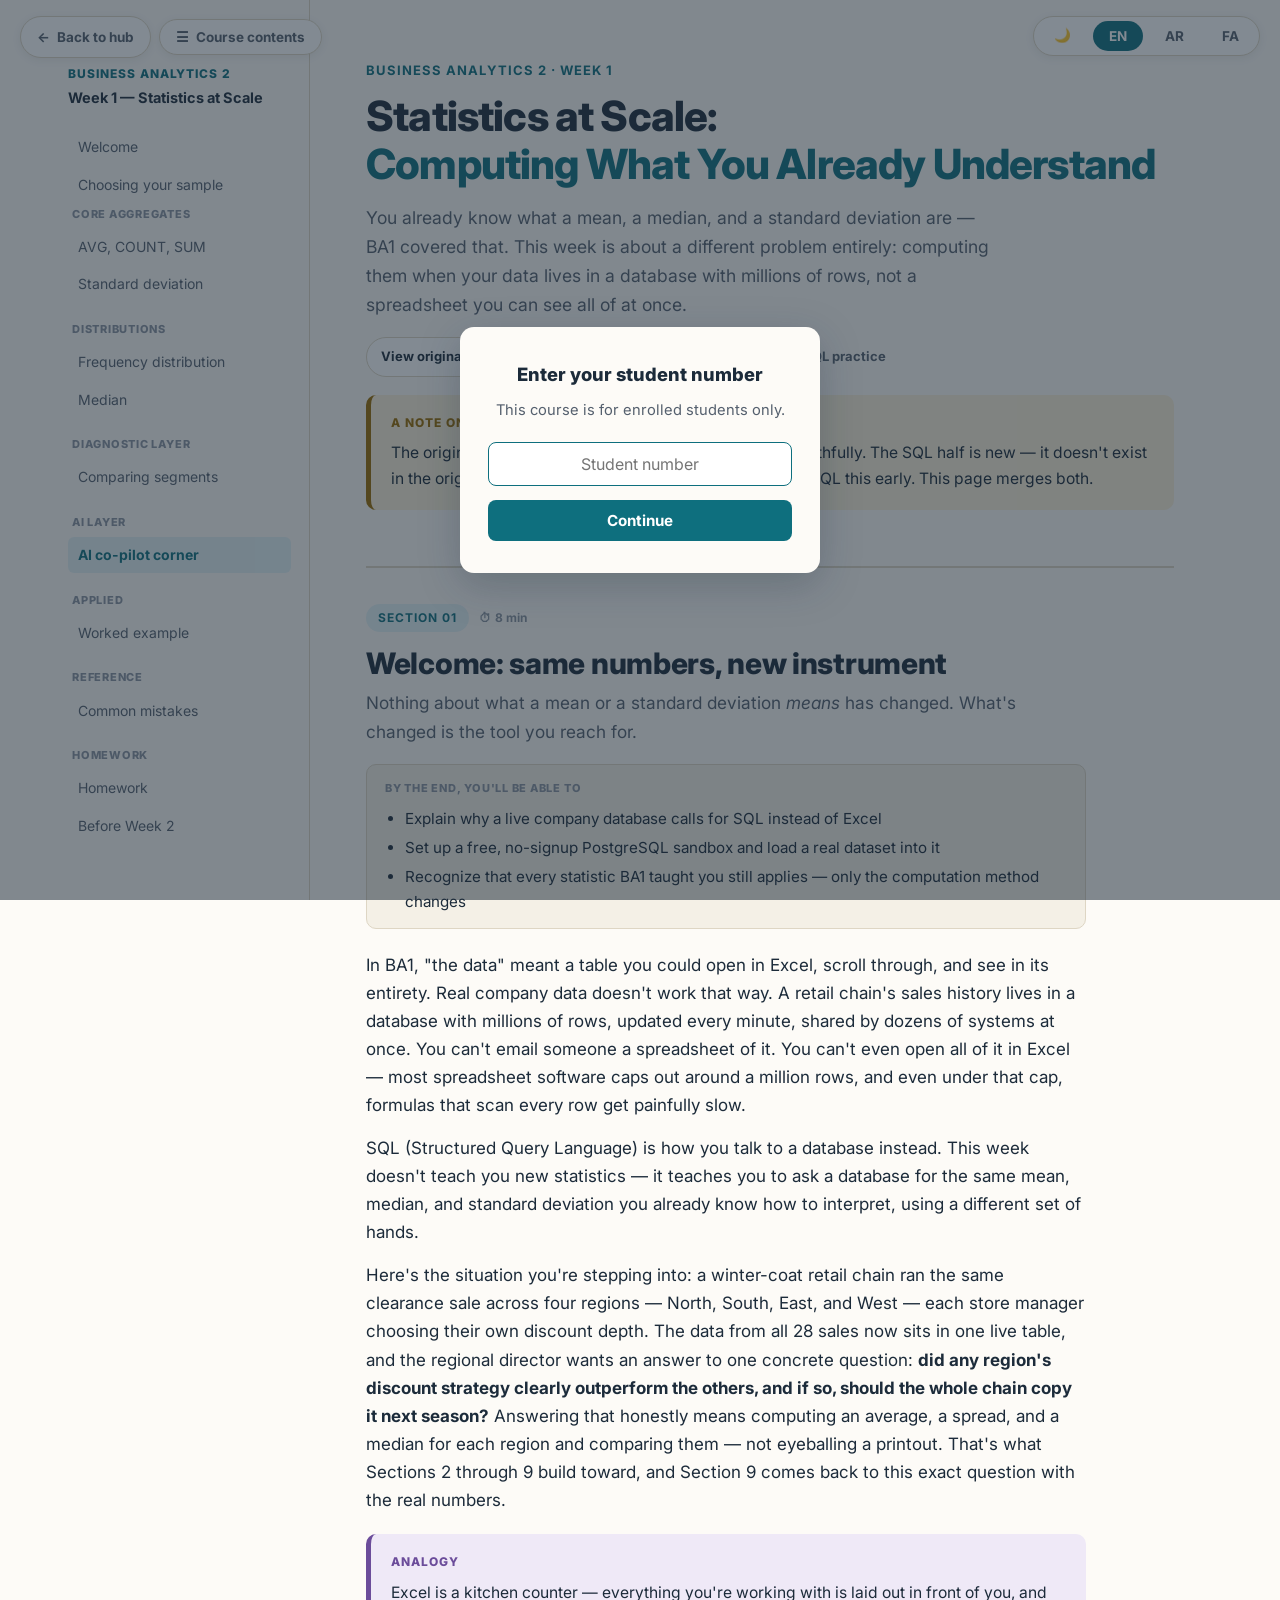
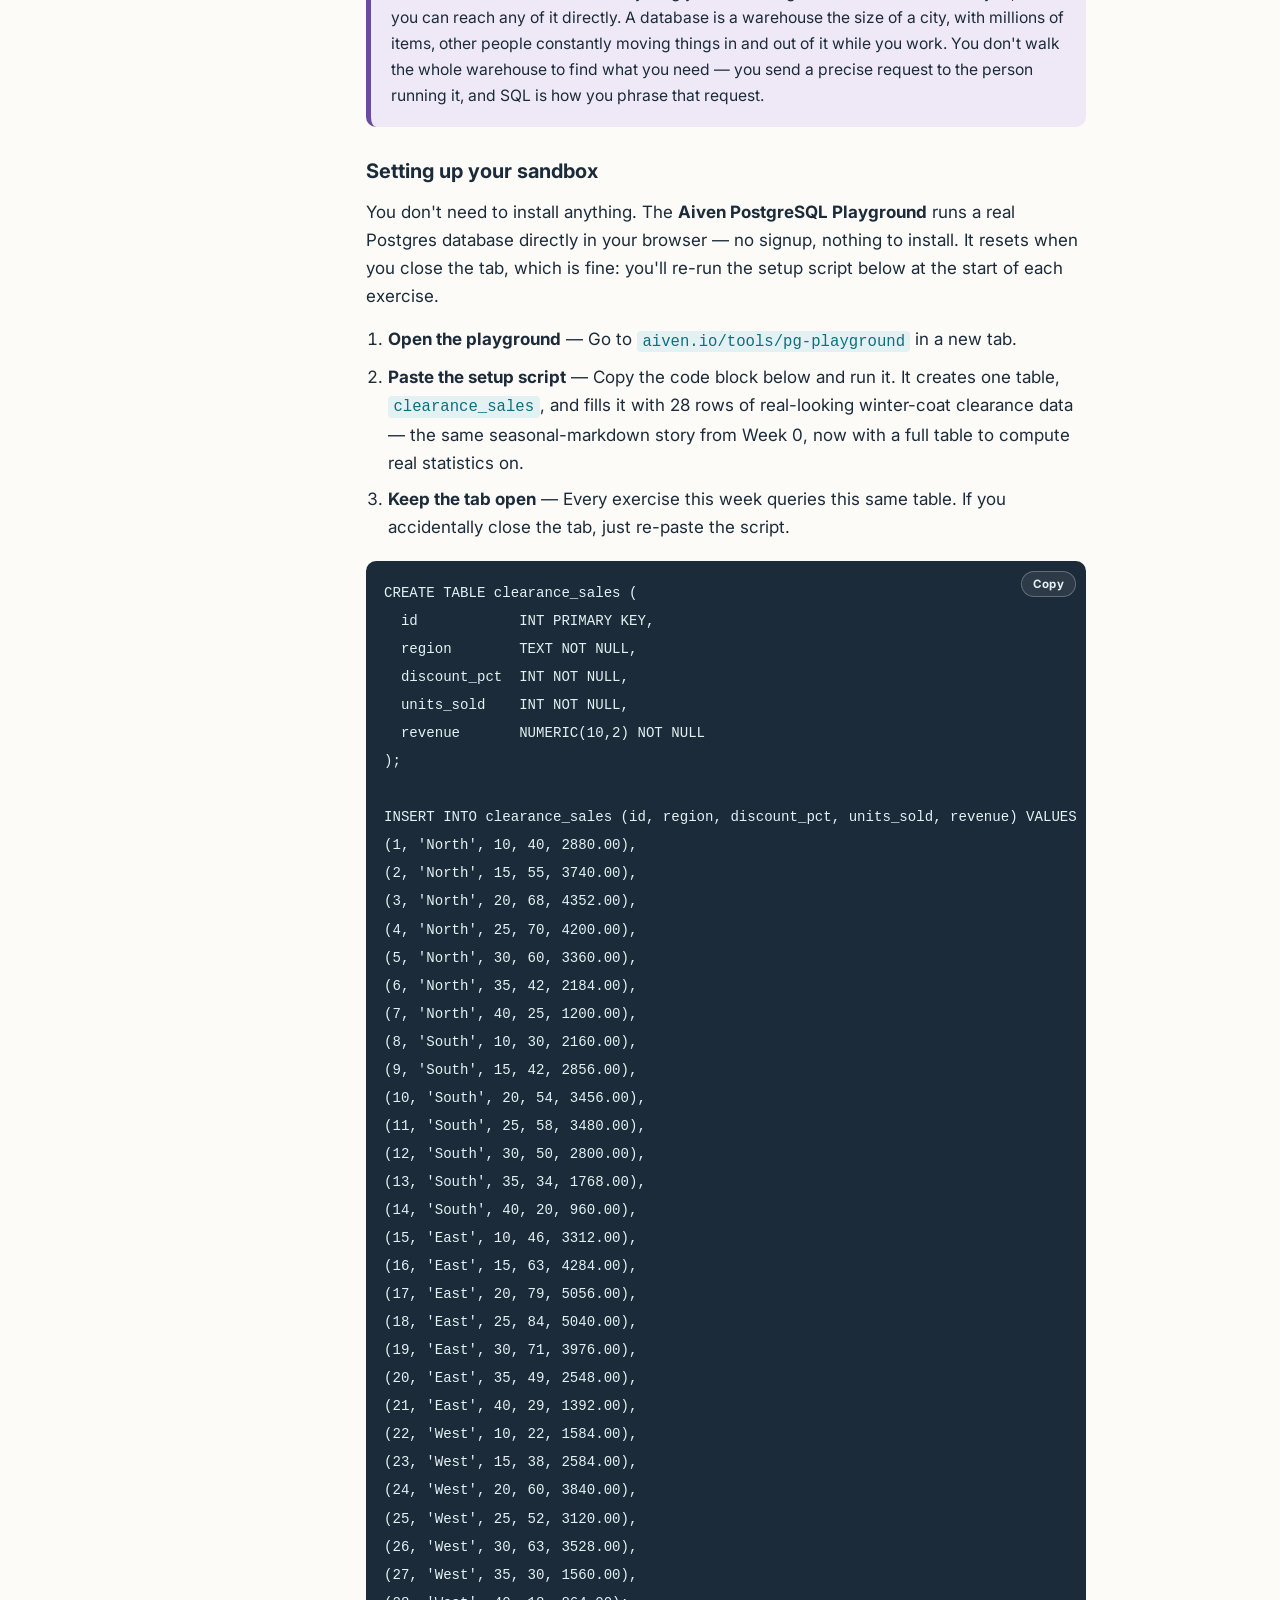
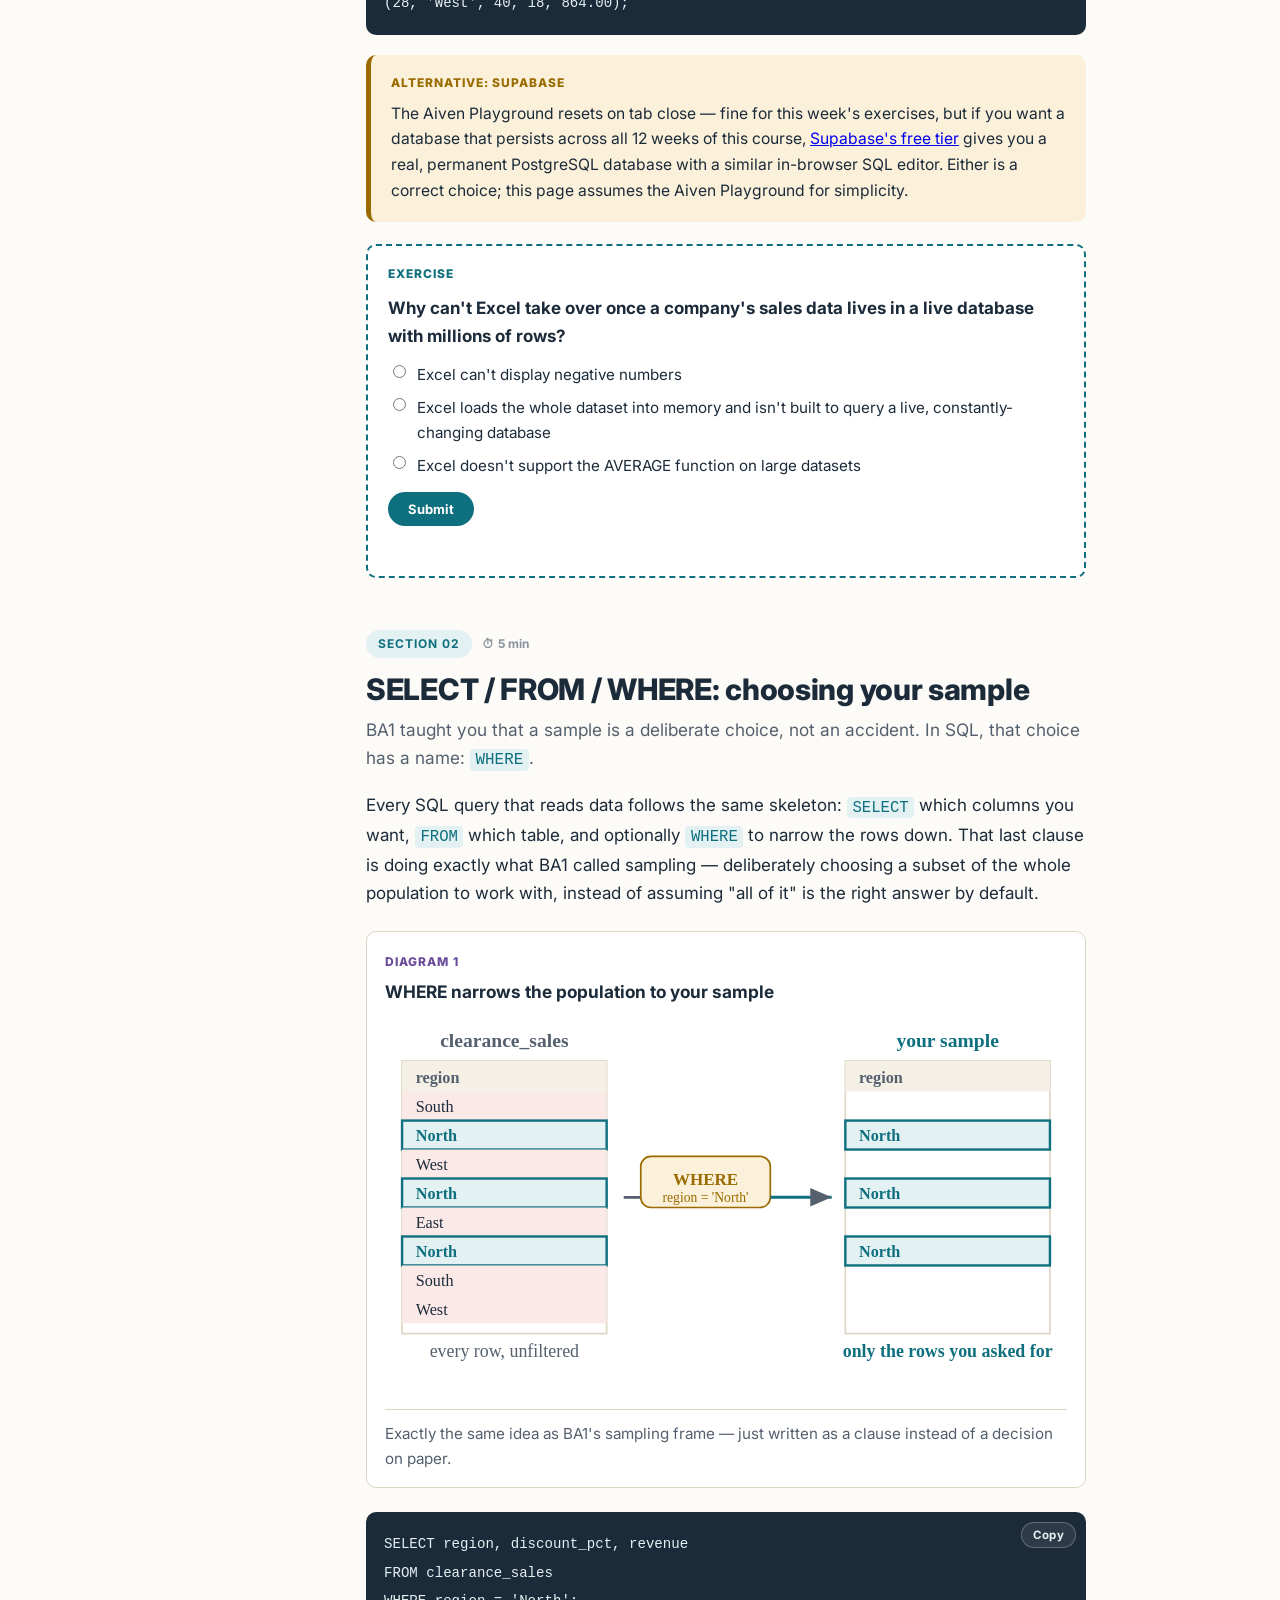
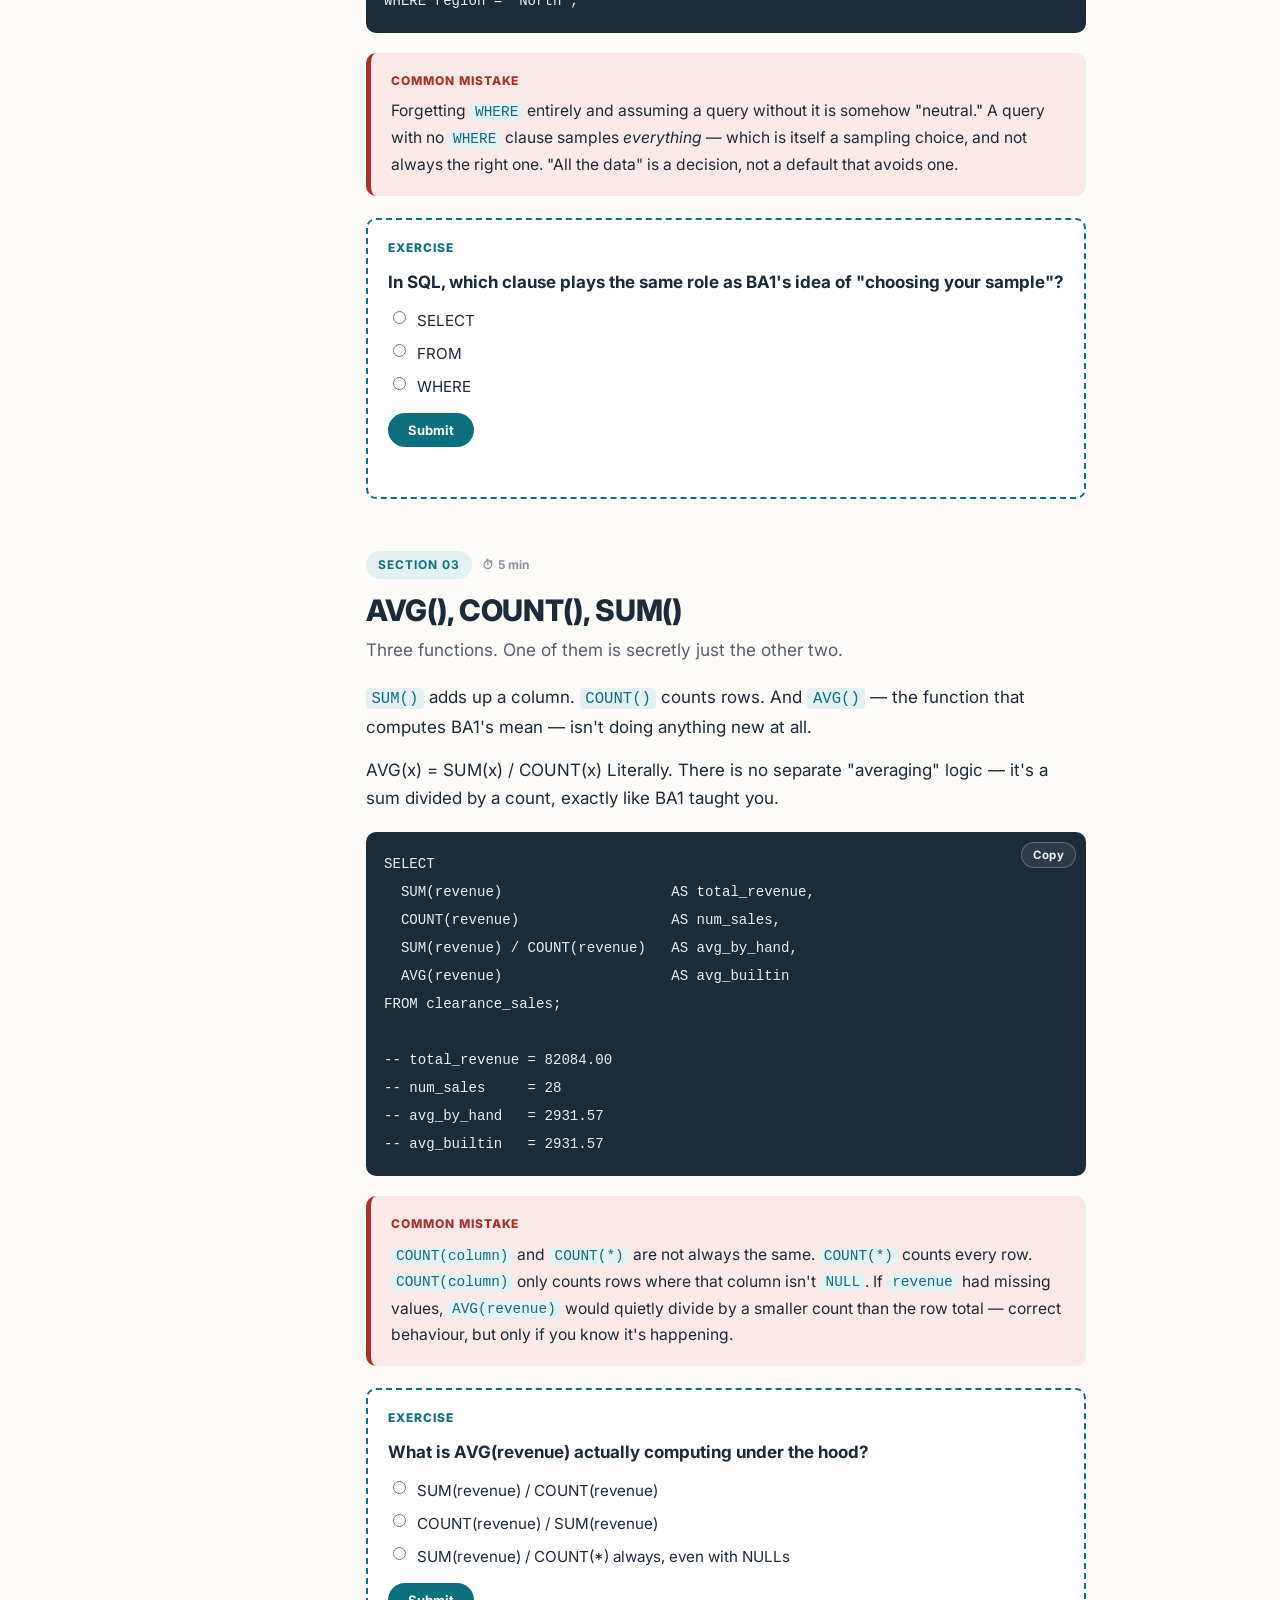
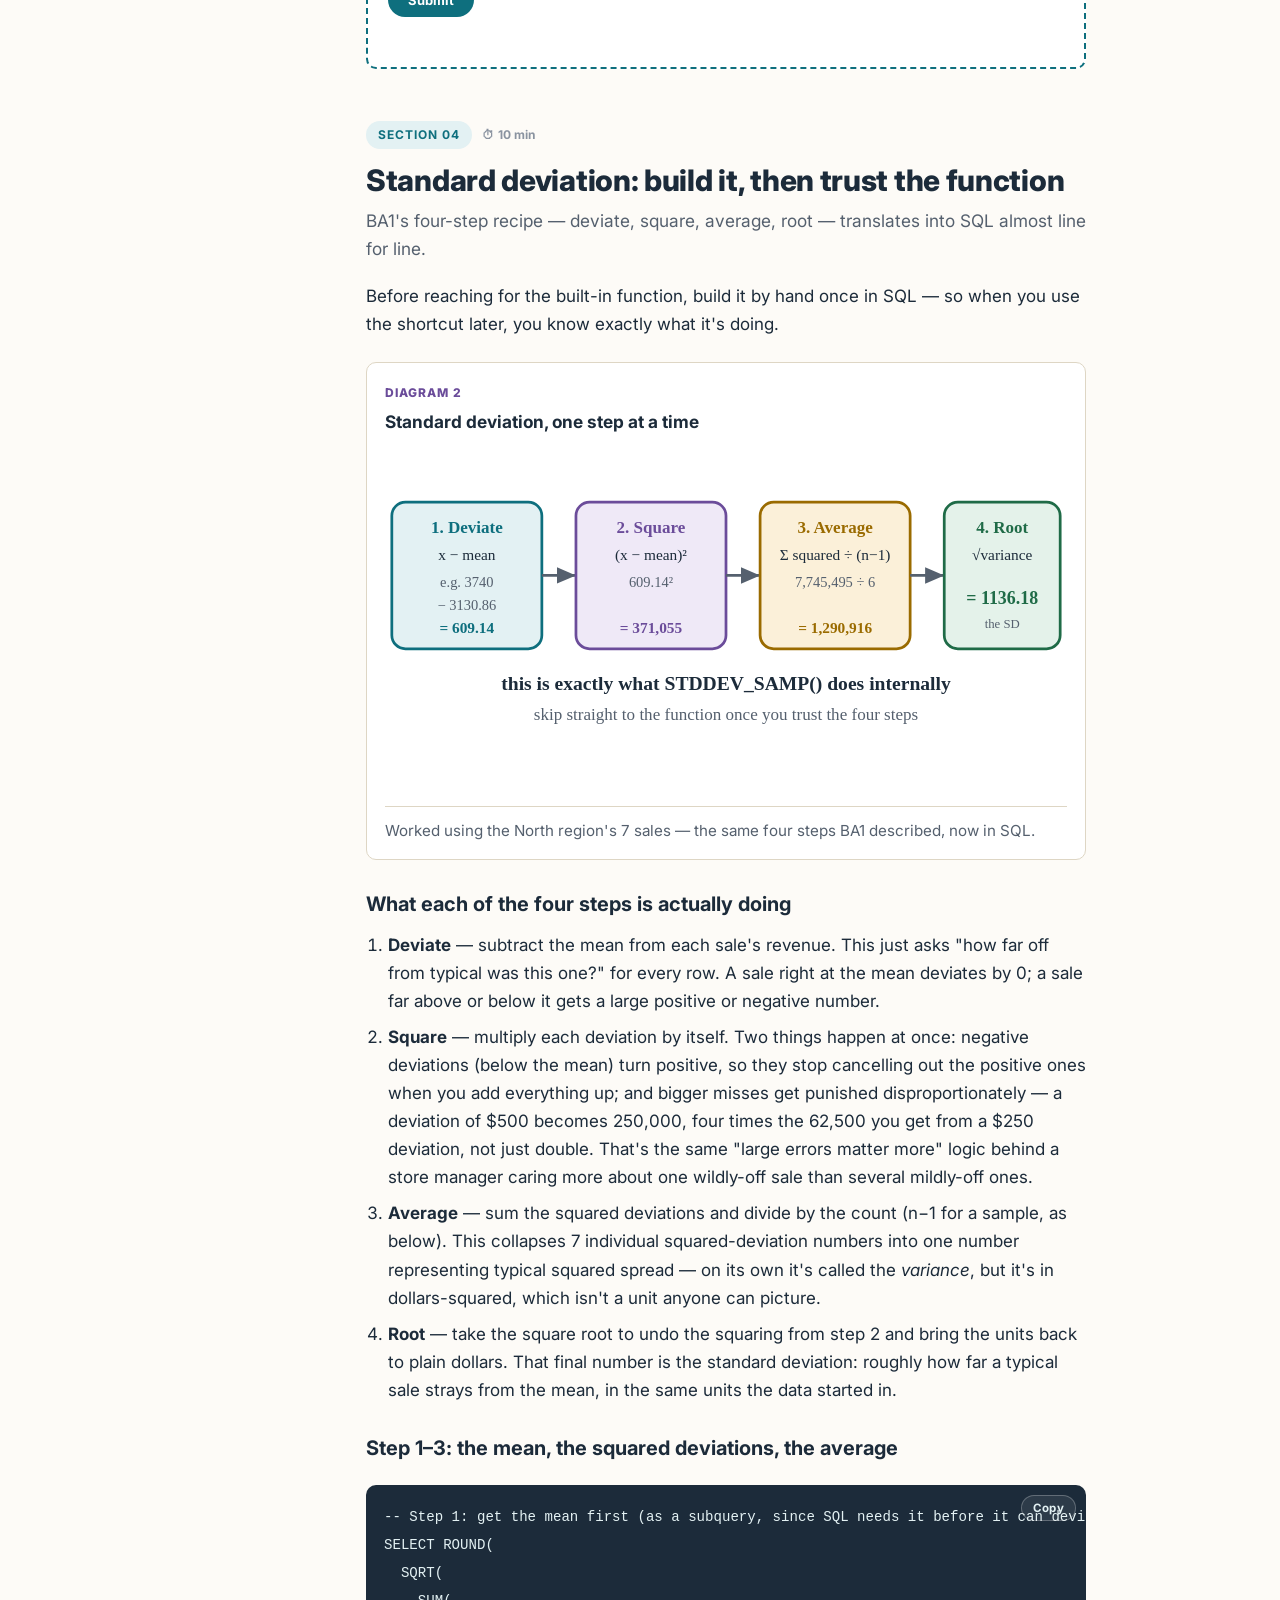
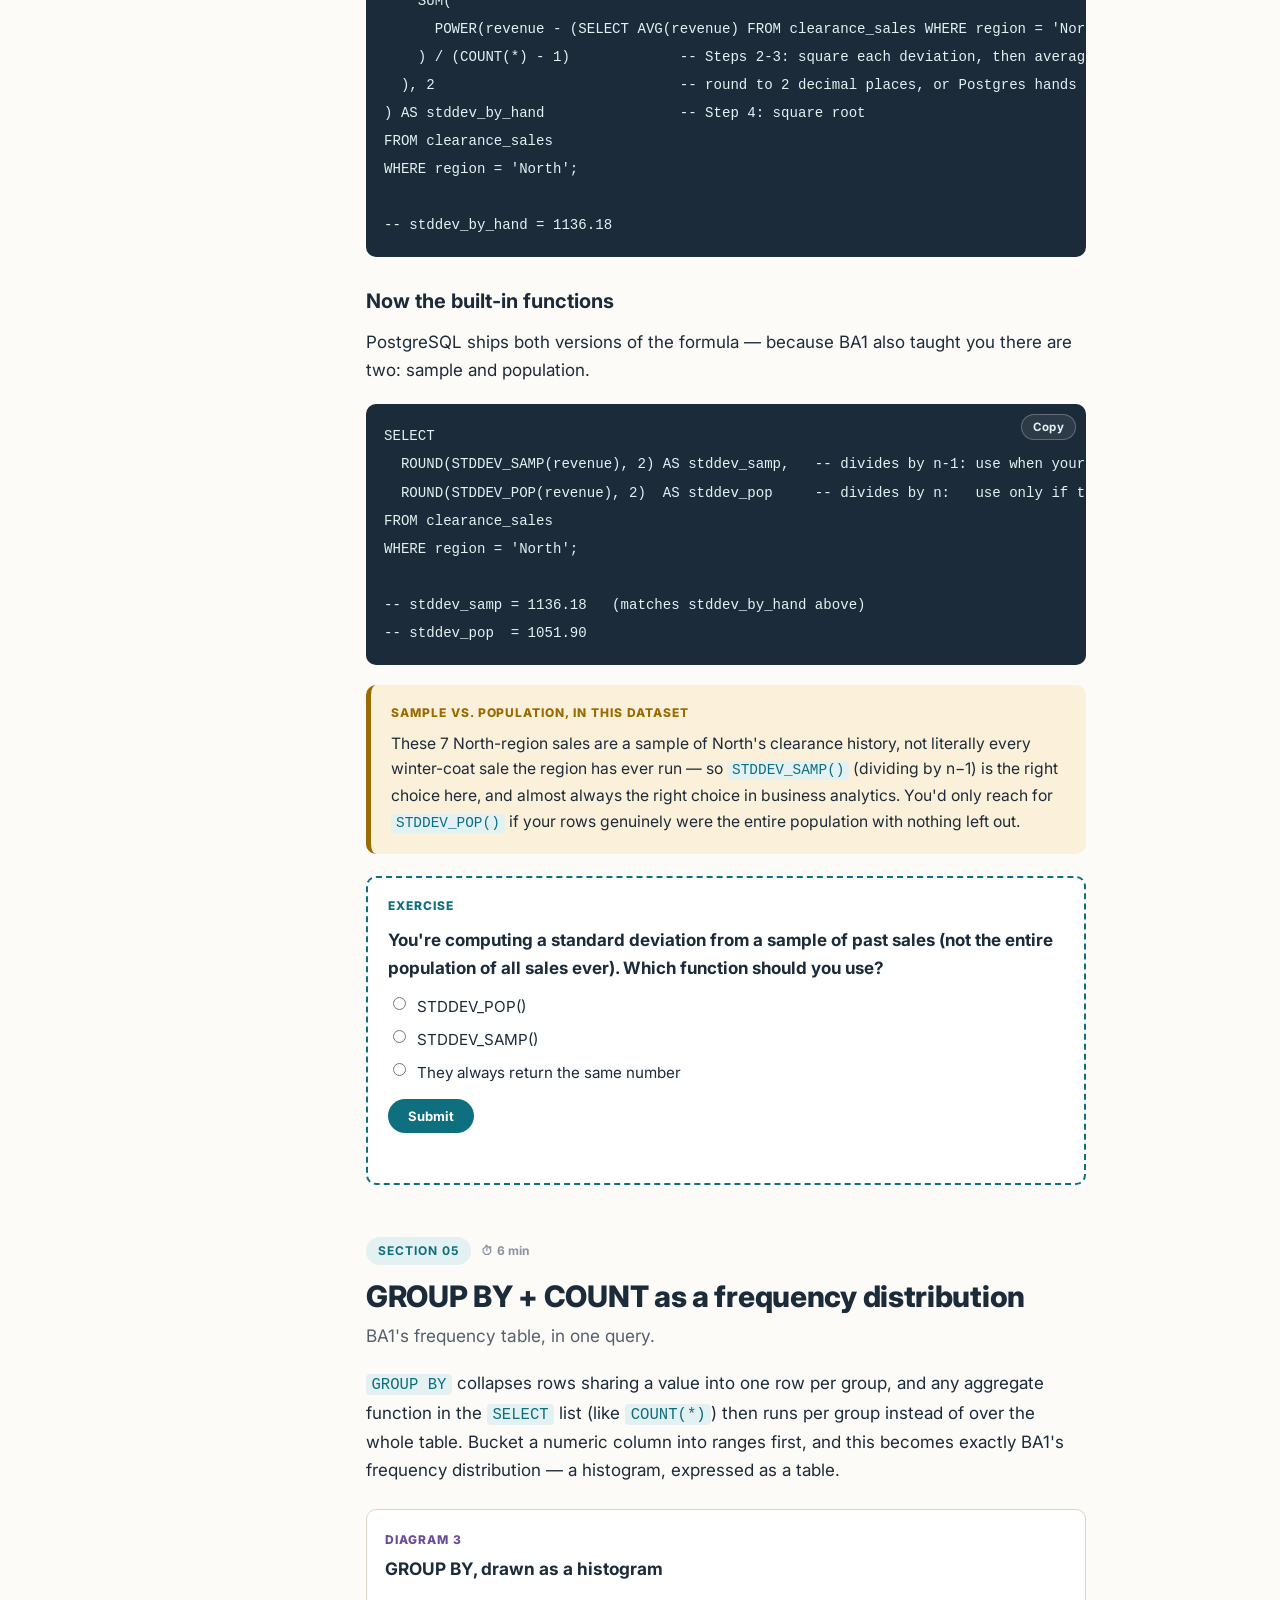
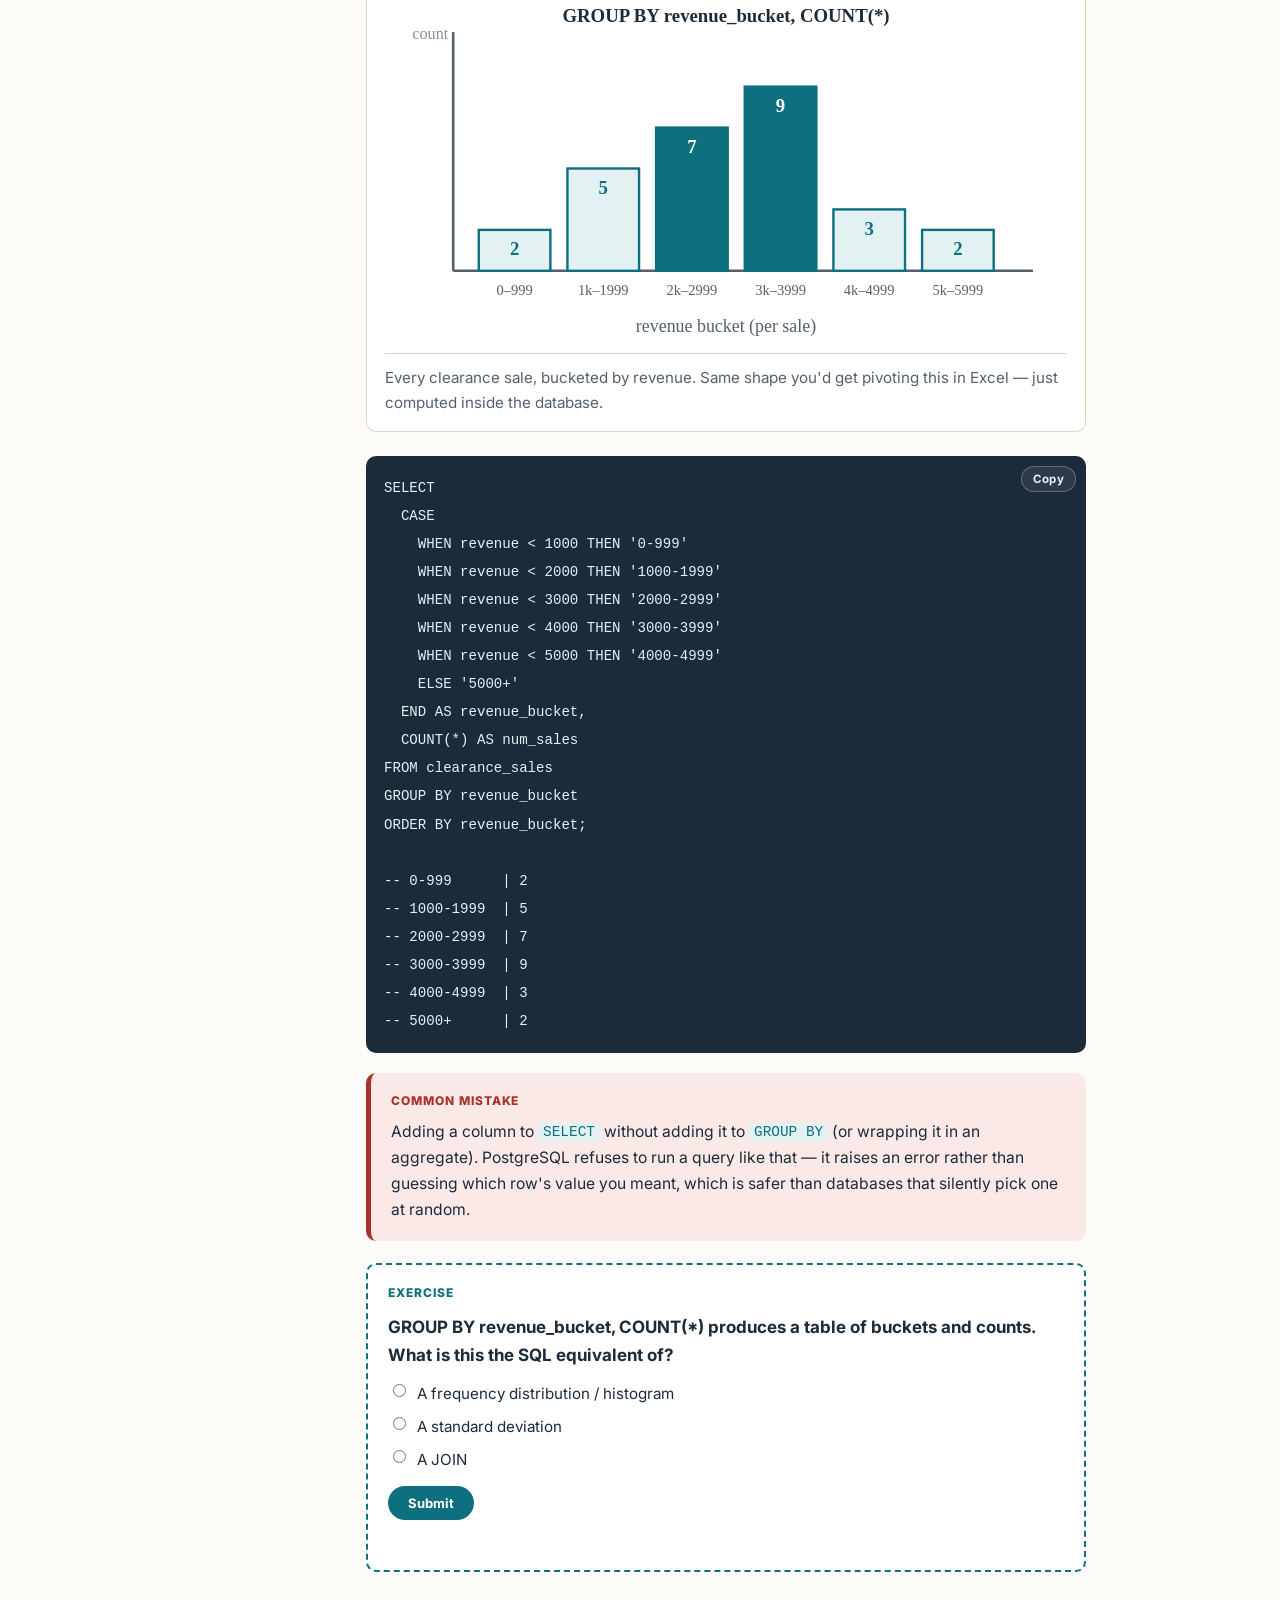
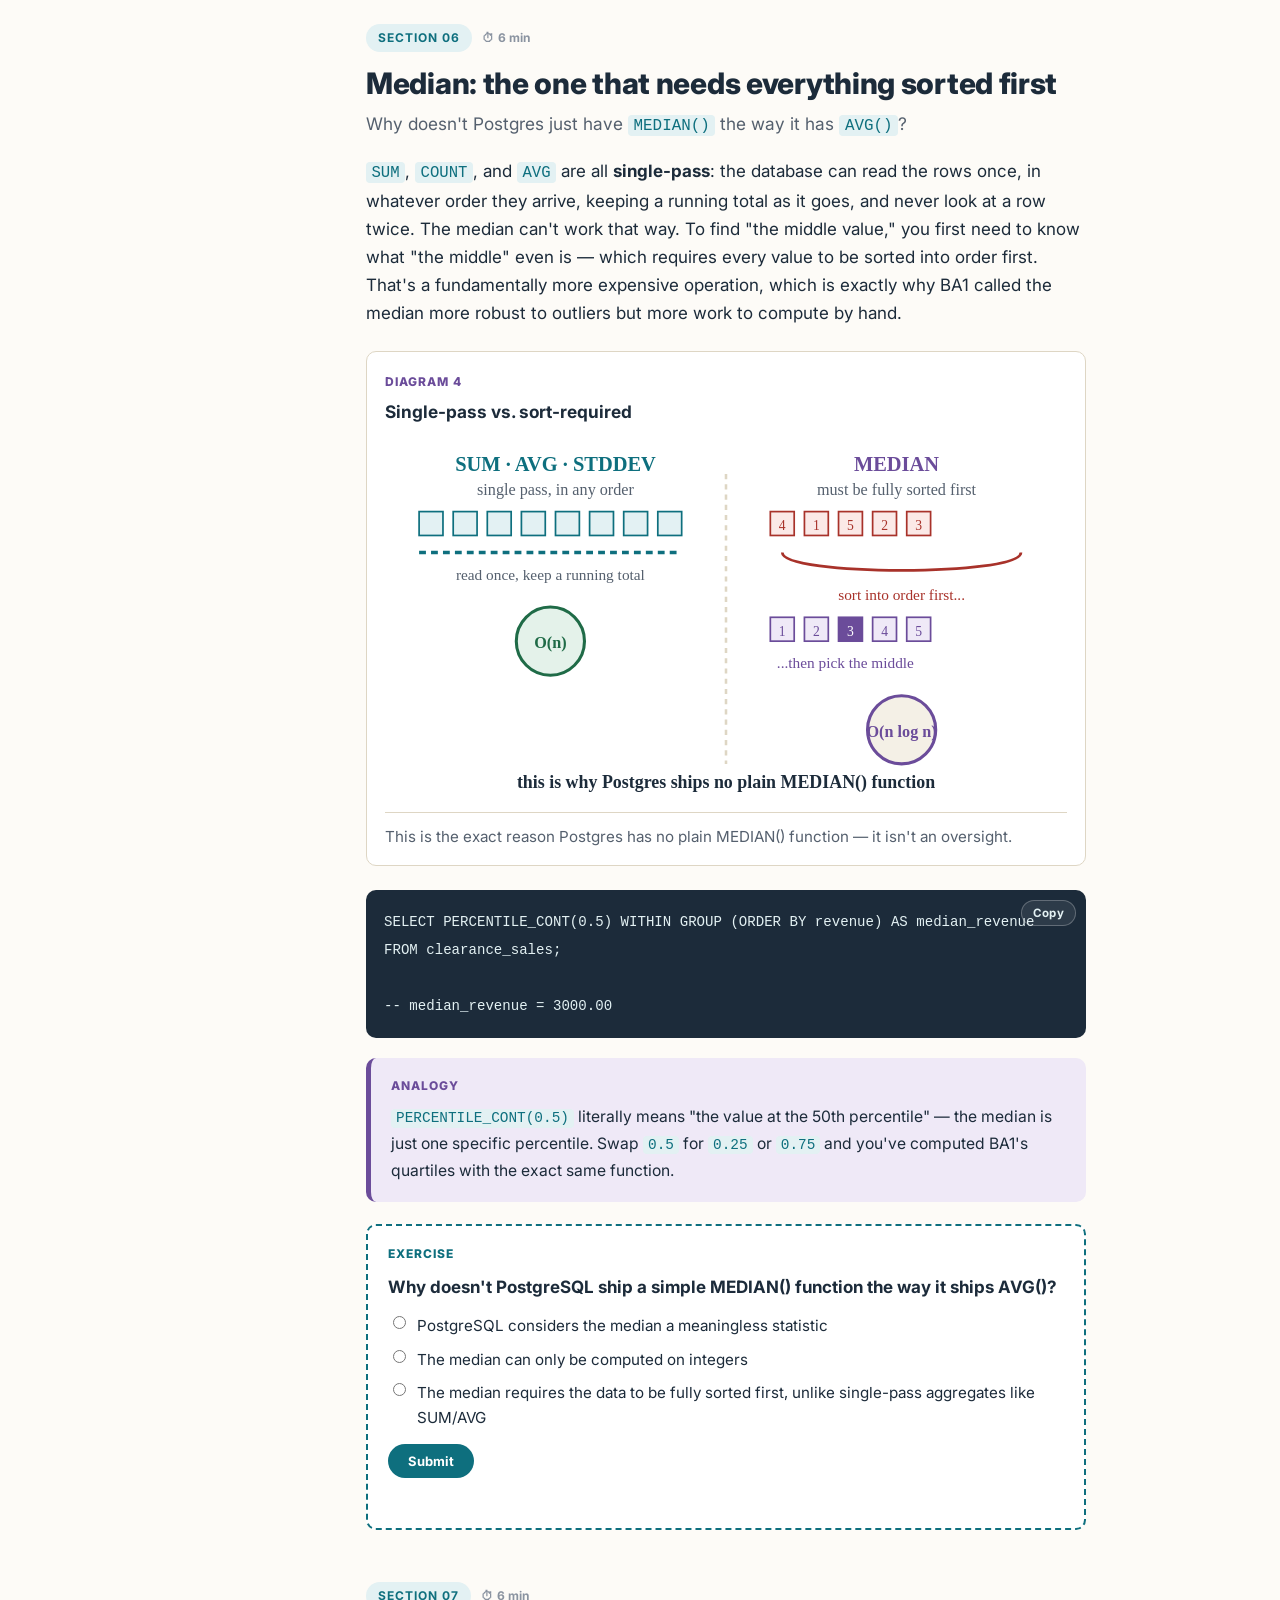
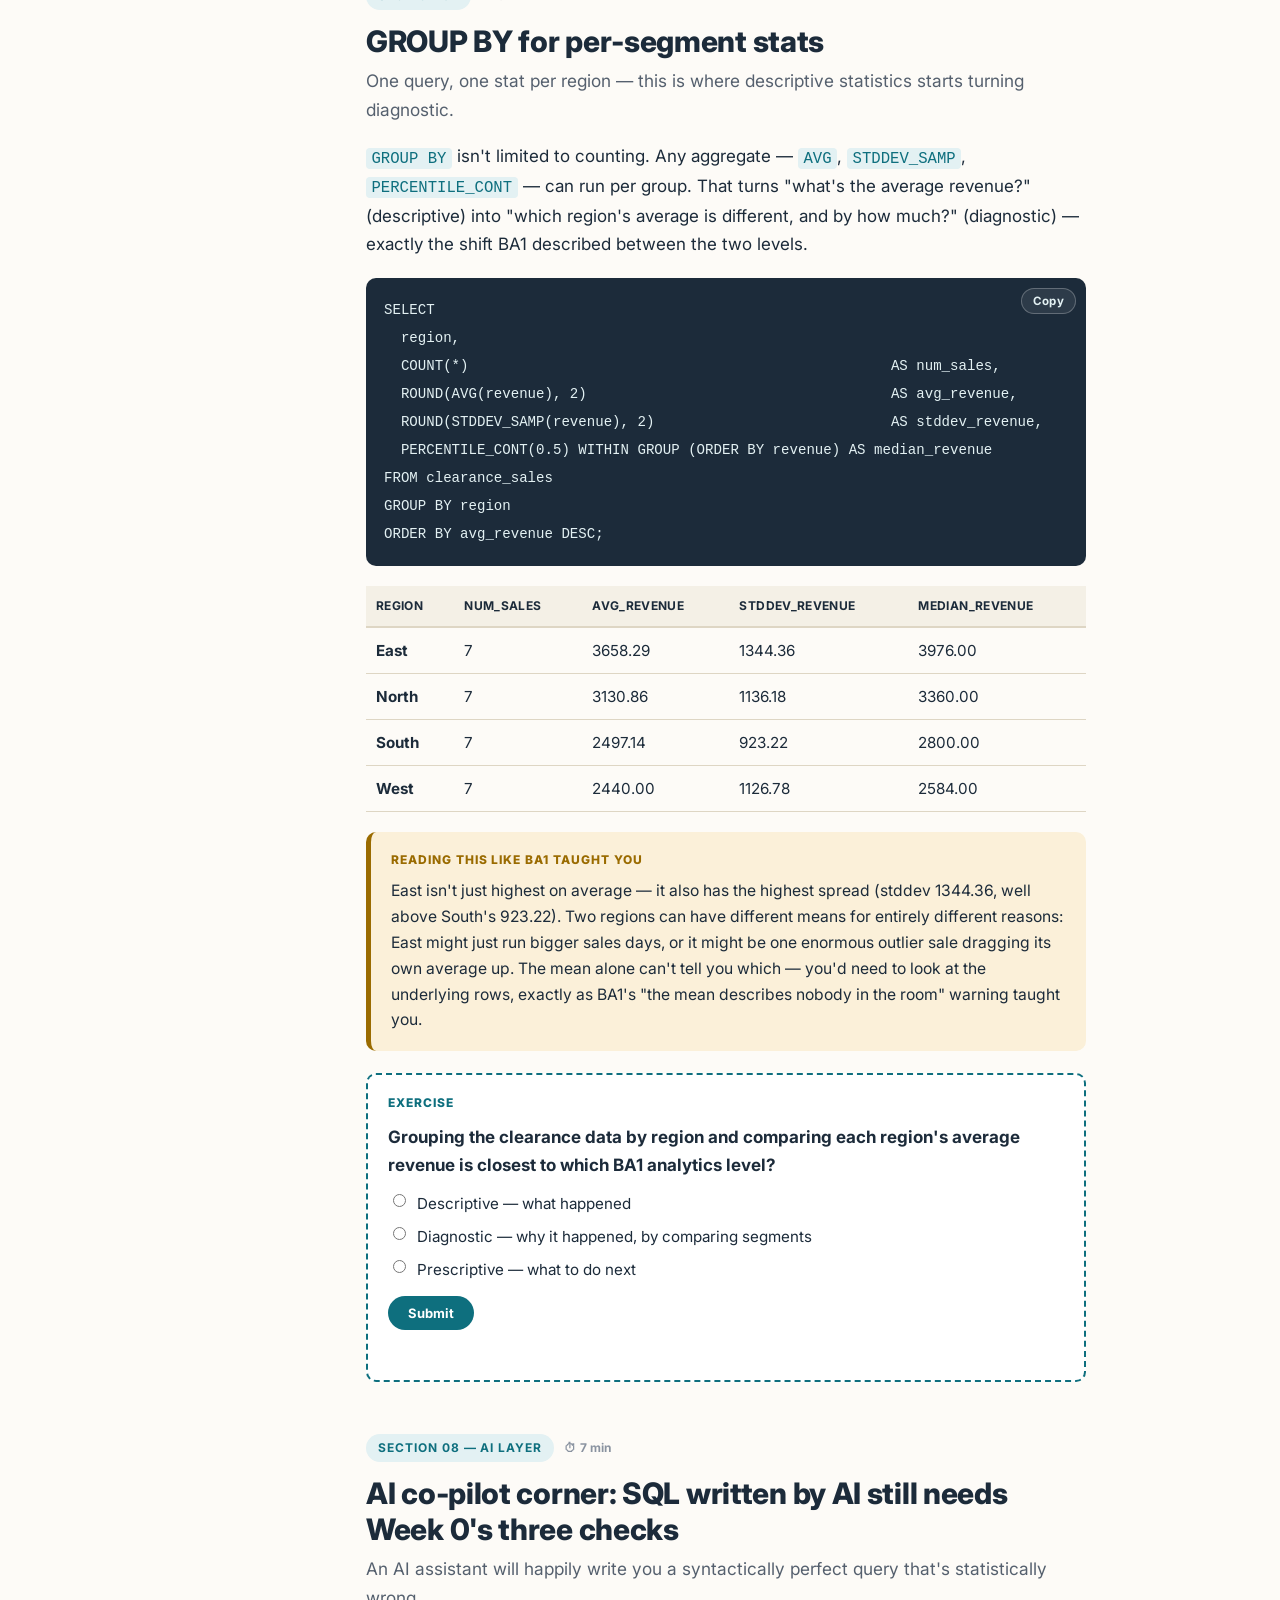
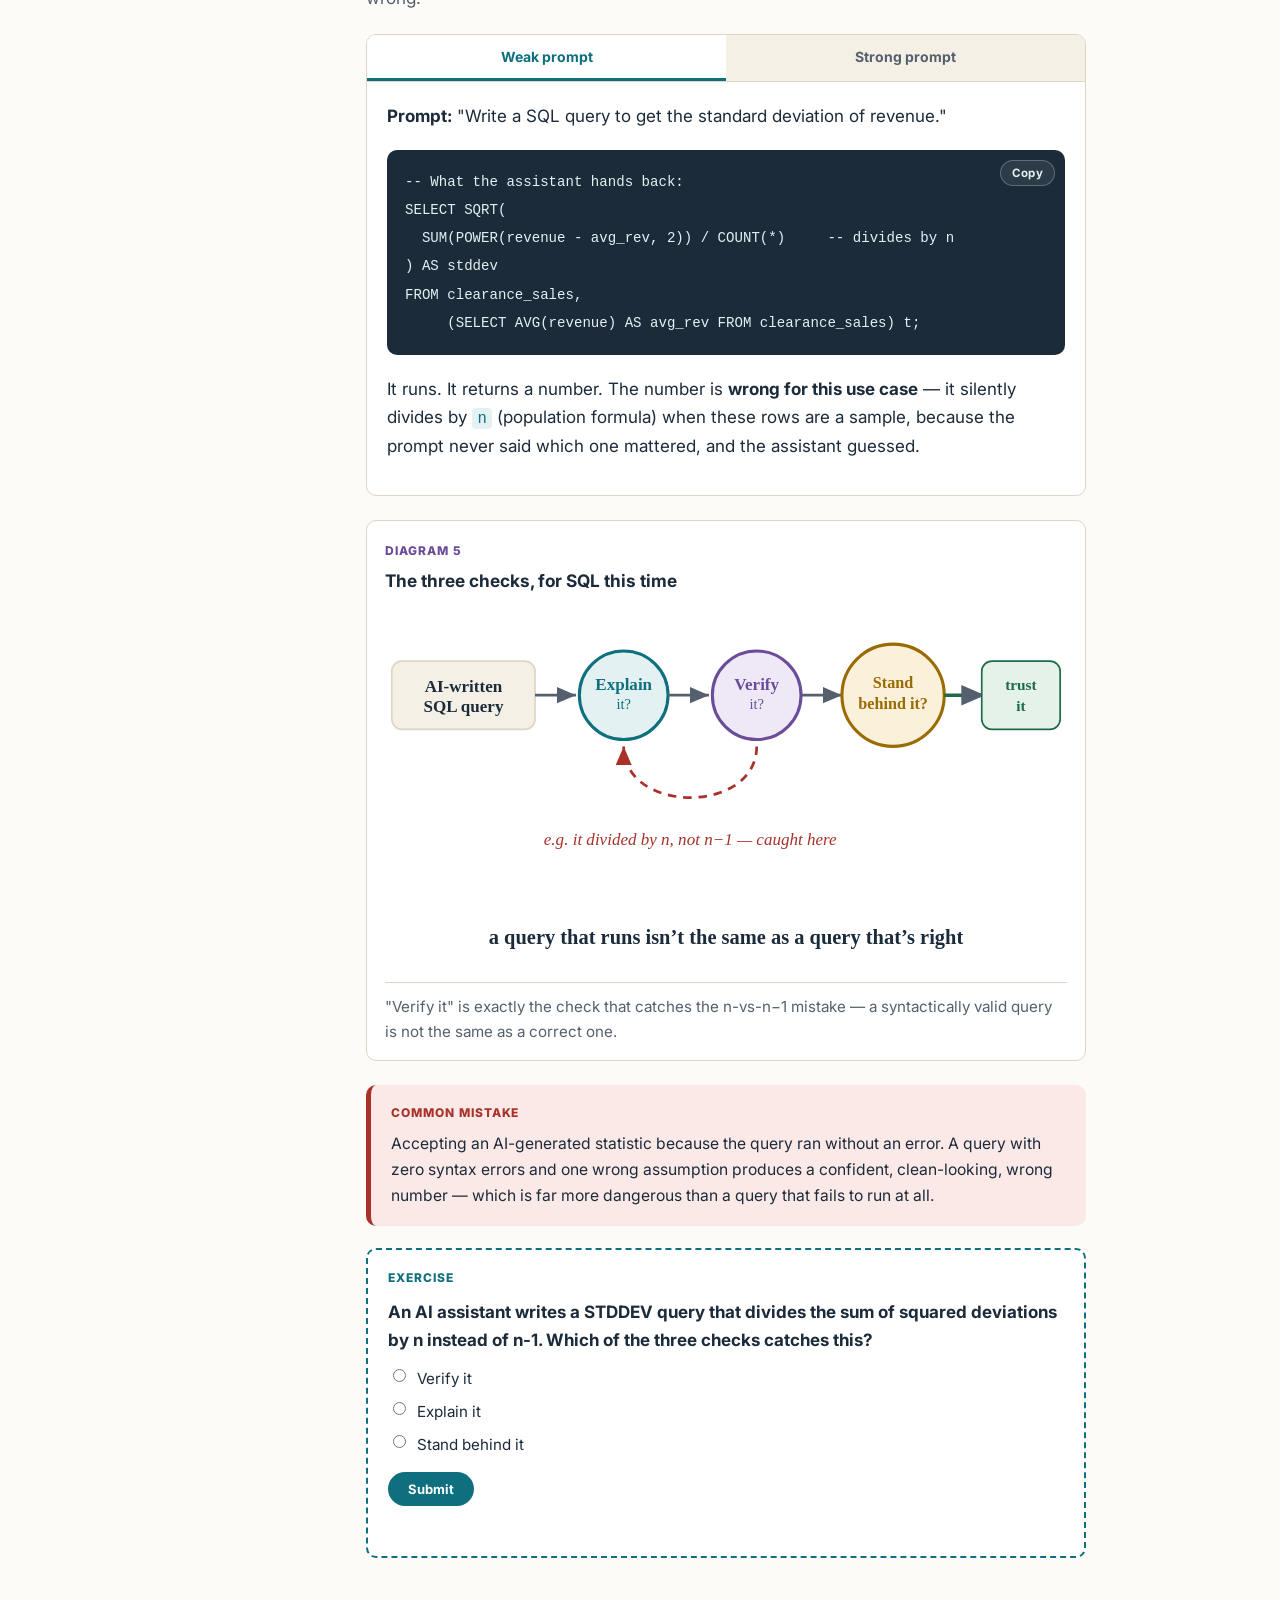
<file: ba2/study-guides/week-01/index.html>
<!DOCTYPE html>
<html lang="en" dir="ltr">
<head>
<meta charset="UTF-8">
<meta name="viewport" content="width=device-width, initial-scale=1.0">
<title>BA2 Week 1 — Statistics at Scale: Computing What You Already Understand</title>
<link rel="preconnect" href="https://fonts.googleapis.com">
<link href="https://fonts.googleapis.com/css2?family=Cairo:wght@400;600;700;800&family=Vazirmatn:wght@400;600;700;800&family=Inter:wght@400;600;700;800&display=swap" rel="stylesheet">
<link rel="stylesheet" href="../../../_shared/styles/week.css">
<link rel="stylesheet" href="../../../_shared/styles/auth-gate.css">
</head>
<body data-week-id="week-01" data-root-prefix="../../../">

<div class="langbar">
  <button type="button" class="theme-toggle" id="themeToggle" aria-label="Switch to dark mode">&#127769;</button>
  <button data-setlang="en" class="active">EN</button>
  <button data-setlang="ar">AR</button>
  <button data-setlang="fa">FA</button>
</div>

<div class="topbar-start">
  <a class="pill-btn back-btn" id="backBtn" href="../../hub/index.html">
    &#8592; <span data-i18n="topbar.1">Back to hub</span>
  </a>
  <button type="button" class="pill-btn contents-btn" id="contentsBtn">
    &#9776; <span data-i18n="topbar.2">Course contents</span>
  </button>
</div>
<div class="contents-overlay" id="contentsOverlay" hidden></div>
<div class="contents-panel" id="contentsPanel" hidden>
  <div class="contents-panel-head">
    <span data-i18n="contents.1">Course contents</span>
    <button type="button" class="contents-close" id="contentsClose" aria-label="Close">&times;</button>
  </div>
  <ul class="contents-list" id="contentsList"></ul>
</div>

<div class="shell">
  <aside class="sidebar">
    <div class="brand">
      <span data-i18n="sidebar.1">Business Analytics 2</span>
    </div>
    <div class="brand-sub">
      <span data-i18n="sidebar.2">Week 1 — Statistics at Scale</span>
    </div>
    <nav>
      <div data-i18n="sidebar.3">
        <a href="#welcome" class="current">Welcome</a>
        <a href="#sampling">Choosing your sample</a>
        <div class="grp-label">Core aggregates</div>
        <a href="#avg-count-sum">AVG, COUNT, SUM</a>
        <a href="#stddev">Standard deviation</a>
        <div class="grp-label">Distributions</div>
        <a href="#groupby-freq">Frequency distribution</a>
        <a href="#median">Median</a>
        <div class="grp-label">Diagnostic layer</div>
        <a href="#groupby-segment">Comparing segments</a>
        <div class="grp-label">AI layer</div>
        <a href="#ai-corner">AI co-pilot corner</a>
        <div class="grp-label">Applied</div>
        <a href="#worked-example">Worked example</a>
        <div class="grp-label">Reference</div>
        <a href="#common-mistakes">Common mistakes</a>
        <div class="grp-label">Homework</div>
        <a href="#homework">Homework</a>
        <a href="#before-week-2">Before Week 2</a>
      </div>
    </nav>
  </aside>

  <main class="main">

    <header class="cover" id="top">
      <div class="kicker">
        <span data-i18n="cover.1">Business Analytics 2 &#183; Week 1</span>
      </div>
      <div data-i18n="cover.2">
        <h1>Statistics at Scale:<em>Computing What You Already Understand</em></h1>
        <p class="lede">You already know what a mean, a median, and a standard deviation are &#8212; BA1 covered that. This week is about a different problem entirely: computing them when your data lives in a database with millions of rows, not a spreadsheet you can see all of at once.</p>
      </div>

      <div class="cover-tools">
        <a class="tool-btn" href="../../../ba-source-materials/Business%20Analytics%202/Week%201_%20Statistics%20Overview%20.pdf" target="_blank" rel="noopener">
          <span data-i18n="cover.3">View original slides</span>
        </a>
        <button type="button" class="tool-btn" onclick="window.print()">
          <span data-i18n="cover.4">Save as PDF</span>
        </button>
        <span class="total-time">
          &#9201; <span data-i18n="cover.5">&#8776; 55 min &#183; reading + SQL practice</span>
        </span>
      </div>
      <div class="box keypoint" style="margin-top:18px;">
        <div data-i18n="cover.6">
          <span class="box-label">A note on the slides above</span>
          <p>The original deck covers the statistics half of this week faithfully. The SQL half is new &#8212; it doesn't exist in the original slides, because BA2 didn't originally teach SQL this early. This page merges both.</p>
        </div>
      </div>
    </header>

    <!-- ============ 1 WELCOME ============ -->
    <section id="welcome">
      <div class="sec-head">
        <span class="sec-num"><span data-i18n="welcome.1">Section 01</span></span>
        <span class="time-est">&#9201; <span data-i18n="welcome.2">8 min</span></span>
      </div>
      <div data-i18n="welcome.3">
        <h2>Welcome: same numbers, new instrument</h2>
        <p class="standfirst">Nothing about what a mean or a standard deviation <em>means</em> has changed. What's changed is the tool you reach for.</p>
      </div>

      <div class="objectives">
        <div data-i18n="welcome.4">
          <div class="obj-label">By the end, you'll be able to</div>
          <ul>
            <li>Explain why a live company database calls for SQL instead of Excel</li>
            <li>Set up a free, no-signup PostgreSQL sandbox and load a real dataset into it</li>
            <li>Recognize that every statistic BA1 taught you still applies &#8212; only the computation method changes</li>
          </ul>
        </div>
      </div>

      <div data-i18n="welcome.5">
        <p>In BA1, "the data" meant a table you could open in Excel, scroll through, and see in its entirety. Real company data doesn't work that way. A retail chain's sales history lives in a database with millions of rows, updated every minute, shared by dozens of systems at once. You can't email someone a spreadsheet of it. You can't even open all of it in Excel &#8212; most spreadsheet software caps out around a million rows, and even under that cap, formulas that scan every row get painfully slow.</p>
        <p>SQL (Structured Query Language) is how you talk to a database instead. This week doesn't teach you new statistics &#8212; it teaches you to ask a database for the same mean, median, and standard deviation you already know how to interpret, using a different set of hands.</p>
      </div>

      <div data-i18n="welcome.6">
        <p>Here's the situation you're stepping into: a winter-coat retail chain ran the same clearance sale across four regions &#8212; North, South, East, and West &#8212; each store manager choosing their own discount depth. The data from all 28 sales now sits in one live table, and the regional director wants an answer to one concrete question: <strong>did any region's discount strategy clearly outperform the others, and if so, should the whole chain copy it next season?</strong> Answering that honestly means computing an average, a spread, and a median for each region and comparing them &#8212; not eyeballing a printout. That's what Sections 2 through 9 build toward, and Section 9 comes back to this exact question with the real numbers.</p>
      </div>

      <div class="box analogy">
        <div data-i18n="welcome.7">
          <span class="box-label">Analogy</span>
          <p>Excel is a kitchen counter &#8212; everything you're working with is laid out in front of you, and you can reach any of it directly. A database is a warehouse the size of a city, with millions of items, other people constantly moving things in and out of it while you work. You don't walk the whole warehouse to find what you need &#8212; you send a precise request to the person running it, and SQL is how you phrase that request.</p>
        </div>
      </div>

      <div data-i18n="welcome.8">
        <h3>Setting up your sandbox</h3>
        <p>You don't need to install anything. The <strong>Aiven PostgreSQL Playground</strong> runs a real Postgres database directly in your browser &#8212; no signup, nothing to install. It resets when you close the tab, which is fine: you'll re-run the setup script below at the start of each exercise.</p>
        <ol class="steps">
          <li><strong>Open the playground</strong> &#8212; Go to <span class="mono">aiven.io/tools/pg-playground</span> in a new tab.</li>
          <li><strong>Paste the setup script</strong> &#8212; Copy the code block below and run it. It creates one table, <span class="mono">clearance_sales</span>, and fills it with 28 rows of real-looking winter-coat clearance data &#8212; the same seasonal-markdown story from Week 0, now with a full table to compute real statistics on.</li>
          <li><strong>Keep the tab open</strong> &#8212; Every exercise this week queries this same table. If you accidentally close the tab, just re-paste the script.</li>
        </ol>
      </div>

      <div class="code-block">
        <pre><code>CREATE TABLE clearance_sales (
  id            INT PRIMARY KEY,
  region        TEXT NOT NULL,
  discount_pct  INT NOT NULL,
  units_sold    INT NOT NULL,
  revenue       NUMERIC(10,2) NOT NULL
);

INSERT INTO clearance_sales (id, region, discount_pct, units_sold, revenue) VALUES
(1, 'North', 10, 40, 2880.00),
(2, 'North', 15, 55, 3740.00),
(3, 'North', 20, 68, 4352.00),
(4, 'North', 25, 70, 4200.00),
(5, 'North', 30, 60, 3360.00),
(6, 'North', 35, 42, 2184.00),
(7, 'North', 40, 25, 1200.00),
(8, 'South', 10, 30, 2160.00),
(9, 'South', 15, 42, 2856.00),
(10, 'South', 20, 54, 3456.00),
(11, 'South', 25, 58, 3480.00),
(12, 'South', 30, 50, 2800.00),
(13, 'South', 35, 34, 1768.00),
(14, 'South', 40, 20, 960.00),
(15, 'East', 10, 46, 3312.00),
(16, 'East', 15, 63, 4284.00),
(17, 'East', 20, 79, 5056.00),
(18, 'East', 25, 84, 5040.00),
(19, 'East', 30, 71, 3976.00),
(20, 'East', 35, 49, 2548.00),
(21, 'East', 40, 29, 1392.00),
(22, 'West', 10, 22, 1584.00),
(23, 'West', 15, 38, 2584.00),
(24, 'West', 20, 60, 3840.00),
(25, 'West', 25, 52, 3120.00),
(26, 'West', 30, 63, 3528.00),
(27, 'West', 35, 30, 1560.00),
(28, 'West', 40, 18, 864.00);</code></pre>
        <button type="button" class="code-copy-btn">Copy</button>
      </div>

      <div class="box keypoint">
        <div data-i18n="welcome.9">
          <span class="box-label">Alternative: Supabase</span>
          <p>The Aiven Playground resets on tab close &#8212; fine for this week's exercises, but if you want a database that persists across all 12 weeks of this course, <a href="https://supabase.com" target="_blank" rel="noopener">Supabase's free tier</a> gives you a real, permanent PostgreSQL database with a similar in-browser SQL editor. Either is a correct choice; this page assumes the Aiven Playground for simplicity.</p>
        </div>
      </div>

      <div class="exercise" data-question-id="welcome"></div>
    </section>

    <!-- ============ 2 SAMPLING ============ -->
    <section id="sampling">
      <div class="sec-head">
        <span class="sec-num"><span data-i18n="sampling.1">Section 02</span></span>
        <span class="time-est">&#9201; <span data-i18n="sampling.2">5 min</span></span>
      </div>
      <div data-i18n="sampling.3">
        <h2>SELECT / FROM / WHERE: choosing your sample</h2>
        <p class="standfirst">BA1 taught you that a sample is a deliberate choice, not an accident. In SQL, that choice has a name: <code class="mono">WHERE</code>.</p>
      </div>

      <div data-i18n="sampling.4">
        <p>Every SQL query that reads data follows the same skeleton: <code class="mono">SELECT</code> which columns you want, <code class="mono">FROM</code> which table, and optionally <code class="mono">WHERE</code> to narrow the rows down. That last clause is doing exactly what BA1 called sampling &#8212; deliberately choosing a subset of the whole population to work with, instead of assuming "all of it" is the right answer by default.</p>
      </div>

      <figure class="diagram">
        <div class="fig"><span data-i18n="sampling.5">Diagram 1</span></div>
        <div class="fig-title"><span data-i18n="sampling.6">WHERE narrows the population to your sample</span></div>
        <div class="fig-art"><img src="../../../_shared/figures/week-01/diagram-01.svg" alt="A full table of rows, with WHERE narrowing it down to a highlighted subset"></div>
        <figcaption><span data-i18n="sampling.7">Exactly the same idea as BA1's sampling frame &#8212; just written as a clause instead of a decision on paper.</span></figcaption>
      </figure>

      <div class="code-block">
        <pre><code>SELECT region, discount_pct, revenue
FROM clearance_sales
WHERE region = 'North';</code></pre>
        <button type="button" class="code-copy-btn">Copy</button>
      </div>

      <div class="box mistake">
        <div data-i18n="sampling.8">
          <span class="box-label">Common mistake</span>
          <p>Forgetting <code class="mono">WHERE</code> entirely and assuming a query without it is somehow "neutral." A query with no <code class="mono">WHERE</code> clause samples <em>everything</em> &#8212; which is itself a sampling choice, and not always the right one. "All the data" is a decision, not a default that avoids one.</p>
        </div>
      </div>

      <div class="exercise" data-question-id="sampling"></div>
    </section>

    <!-- ============ 3 AVG COUNT SUM ============ -->
    <section id="avg-count-sum">
      <div class="sec-head">
        <span class="sec-num"><span data-i18n="avg-count-sum.1">Section 03</span></span>
        <span class="time-est">&#9201; <span data-i18n="avg-count-sum.2">5 min</span></span>
      </div>
      <div data-i18n="avg-count-sum.3">
        <h2>AVG(), COUNT(), SUM()</h2>
        <p class="standfirst">Three functions. One of them is secretly just the other two.</p>
      </div>

      <div data-i18n="avg-count-sum.4">
        <p><code class="mono">SUM()</code> adds up a column. <code class="mono">COUNT()</code> counts rows. And <code class="mono">AVG()</code> &#8212; the function that computes BA1's mean &#8212; isn't doing anything new at all.</p>
      </div>

      <div class="formula">
        <span class="eq">AVG(x) = SUM(x) / COUNT(x)</span>
        <span class="note"><span data-i18n="avg-count-sum.5">Literally. There is no separate "averaging" logic &#8212; it's a sum divided by a count, exactly like BA1 taught you.</span></span>
      </div>

      <div class="code-block">
        <pre><code>SELECT
  SUM(revenue)                    AS total_revenue,
  COUNT(revenue)                  AS num_sales,
  SUM(revenue) / COUNT(revenue)   AS avg_by_hand,
  AVG(revenue)                    AS avg_builtin
FROM clearance_sales;

-- total_revenue = 82084.00
-- num_sales     = 28
-- avg_by_hand   = 2931.57
-- avg_builtin   = 2931.57</code></pre>
        <button type="button" class="code-copy-btn">Copy</button>
      </div>

      <div class="box mistake">
        <div data-i18n="avg-count-sum.6">
          <span class="box-label">Common mistake</span>
          <p><code class="mono">COUNT(column)</code> and <code class="mono">COUNT(*)</code> are not always the same. <code class="mono">COUNT(*)</code> counts every row. <code class="mono">COUNT(column)</code> only counts rows where that column isn't <code class="mono">NULL</code>. If <code class="mono">revenue</code> had missing values, <code class="mono">AVG(revenue)</code> would quietly divide by a smaller count than the row total &#8212; correct behaviour, but only if you know it's happening.</p>
        </div>
      </div>

      <div class="exercise" data-question-id="avg-count-sum"></div>
    </section>

    <!-- ============ 4 STDDEV ============ -->
    <section id="stddev">
      <div class="sec-head">
        <span class="sec-num"><span data-i18n="stddev.1">Section 04</span></span>
        <span class="time-est">&#9201; <span data-i18n="stddev.2">10 min</span></span>
      </div>
      <div data-i18n="stddev.3">
        <h2>Standard deviation: build it, then trust the function</h2>
        <p class="standfirst">BA1's four-step recipe &#8212; deviate, square, average, root &#8212; translates into SQL almost line for line.</p>
      </div>

      <div data-i18n="stddev.4">
        <p>Before reaching for the built-in function, build it by hand once in SQL &#8212; so when you use the shortcut later, you know exactly what it's doing.</p>
      </div>

      <figure class="diagram">
        <div class="fig"><span data-i18n="stddev.5">Diagram 2</span></div>
        <div class="fig-title"><span data-i18n="stddev.6">Standard deviation, one step at a time</span></div>
        <div class="fig-art"><img src="../../../_shared/figures/week-01/diagram-02.svg" alt="Standard deviation by hand: deviations, squared, averaged, then square-rooted"></div>
        <figcaption><span data-i18n="stddev.7">Worked using the North region's 7 sales &#8212; the same four steps BA1 described, now in SQL.</span></figcaption>
      </figure>

      <div data-i18n="stddev.8">
        <h3>What each of the four steps is actually doing</h3>
        <ol class="steps">
          <li><strong>Deviate</strong> &#8212; subtract the mean from each sale's revenue. This just asks "how far off from typical was this one?" for every row. A sale right at the mean deviates by 0; a sale far above or below it gets a large positive or negative number.</li>
          <li><strong>Square</strong> &#8212; multiply each deviation by itself. Two things happen at once: negative deviations (below the mean) turn positive, so they stop cancelling out the positive ones when you add everything up; and bigger misses get punished disproportionately &#8212; a deviation of $500 becomes 250,000, four times the 62,500 you get from a $250 deviation, not just double. That's the same "large errors matter more" logic behind a store manager caring more about one wildly-off sale than several mildly-off ones.</li>
          <li><strong>Average</strong> &#8212; sum the squared deviations and divide by the count (n&#8722;1 for a sample, as below). This collapses 7 individual squared-deviation numbers into one number representing typical squared spread &#8212; on its own it's called the <em>variance</em>, but it's in dollars-squared, which isn't a unit anyone can picture.</li>
          <li><strong>Root</strong> &#8212; take the square root to undo the squaring from step 2 and bring the units back to plain dollars. That final number is the standard deviation: roughly how far a typical sale strays from the mean, in the same units the data started in.</li>
        </ol>
      </div>

      <div data-i18n="stddev.9">
        <h3>Step 1&#8211;3: the mean, the squared deviations, the average</h3>
      </div>

      <div class="code-block">
        <pre><code>-- Step 1: get the mean first (as a subquery, since SQL needs it before it can deviate anything from it)
SELECT ROUND(
  SQRT(
    SUM(
      POWER(revenue - (SELECT AVG(revenue) FROM clearance_sales WHERE region = 'North'), 2)
    ) / (COUNT(*) - 1)             -- Steps 2-3: square each deviation, then average by n-1
  ), 2                             -- round to 2 decimal places, or Postgres hands back the full float
) AS stddev_by_hand                -- Step 4: square root
FROM clearance_sales
WHERE region = 'North';

-- stddev_by_hand = 1136.18</code></pre>
        <button type="button" class="code-copy-btn">Copy</button>
      </div>

      <div data-i18n="stddev.10">
        <h3>Now the built-in functions</h3>
        <p>PostgreSQL ships both versions of the formula &#8212; because BA1 also taught you there are two: sample and population.</p>
      </div>

      <div class="code-block">
        <pre><code>SELECT
  ROUND(STDDEV_SAMP(revenue), 2) AS stddev_samp,   -- divides by n-1: use when your rows are a SAMPLE
  ROUND(STDDEV_POP(revenue), 2)  AS stddev_pop     -- divides by n:   use only if these rows are the ENTIRE population
FROM clearance_sales
WHERE region = 'North';

-- stddev_samp = 1136.18   (matches stddev_by_hand above)
-- stddev_pop  = 1051.90</code></pre>
        <button type="button" class="code-copy-btn">Copy</button>
      </div>

      <div class="box keypoint">
        <div data-i18n="stddev.11">
          <span class="box-label">Sample vs. population, in this dataset</span>
          <p>These 7 North-region sales are a sample of North's clearance history, not literally every winter-coat sale the region has ever run &#8212; so <code class="mono">STDDEV_SAMP()</code> (dividing by n&#8722;1) is the right choice here, and almost always the right choice in business analytics. You'd only reach for <code class="mono">STDDEV_POP()</code> if your rows genuinely were the entire population with nothing left out.</p>
        </div>
      </div>

      <div class="exercise" data-question-id="stddev"></div>
    </section>

    <!-- ============ 5 GROUPBY FREQ ============ -->
    <section id="groupby-freq">
      <div class="sec-head">
        <span class="sec-num"><span data-i18n="groupby-freq.1">Section 05</span></span>
        <span class="time-est">&#9201; <span data-i18n="groupby-freq.2">6 min</span></span>
      </div>
      <div data-i18n="groupby-freq.3">
        <h2>GROUP BY + COUNT as a frequency distribution</h2>
        <p class="standfirst">BA1's frequency table, in one query.</p>
      </div>

      <div data-i18n="groupby-freq.4">
        <p><code class="mono">GROUP BY</code> collapses rows sharing a value into one row per group, and any aggregate function in the <code class="mono">SELECT</code> list (like <code class="mono">COUNT(*)</code>) then runs per group instead of over the whole table. Bucket a numeric column into ranges first, and this becomes exactly BA1's frequency distribution &#8212; a histogram, expressed as a table.</p>
      </div>

      <figure class="diagram">
        <div class="fig"><span data-i18n="groupby-freq.5">Diagram 3</span></div>
        <div class="fig-title"><span data-i18n="groupby-freq.6">GROUP BY, drawn as a histogram</span></div>
        <div class="fig-art"><img src="../../../_shared/figures/week-01/diagram-03.svg" alt="GROUP BY revenue bucket, COUNT star, drawn as a histogram: 2, 5, 7, 9, 3, 2"></div>
        <figcaption><span data-i18n="groupby-freq.7">Every clearance sale, bucketed by revenue. Same shape you'd get pivoting this in Excel &#8212; just computed inside the database.</span></figcaption>
      </figure>

      <div class="code-block">
        <pre><code>SELECT
  CASE
    WHEN revenue &lt; 1000 THEN '0-999'
    WHEN revenue &lt; 2000 THEN '1000-1999'
    WHEN revenue &lt; 3000 THEN '2000-2999'
    WHEN revenue &lt; 4000 THEN '3000-3999'
    WHEN revenue &lt; 5000 THEN '4000-4999'
    ELSE '5000+'
  END AS revenue_bucket,
  COUNT(*) AS num_sales
FROM clearance_sales
GROUP BY revenue_bucket
ORDER BY revenue_bucket;

-- 0-999      | 2
-- 1000-1999  | 5
-- 2000-2999  | 7
-- 3000-3999  | 9
-- 4000-4999  | 3
-- 5000+      | 2</code></pre>
        <button type="button" class="code-copy-btn">Copy</button>
      </div>

      <div class="box mistake">
        <div data-i18n="groupby-freq.8">
          <span class="box-label">Common mistake</span>
          <p>Adding a column to <code class="mono">SELECT</code> without adding it to <code class="mono">GROUP BY</code> (or wrapping it in an aggregate). PostgreSQL refuses to run a query like that &#8212; it raises an error rather than guessing which row's value you meant, which is safer than databases that silently pick one at random.</p>
        </div>
      </div>

      <div class="exercise" data-question-id="groupby-freq"></div>
    </section>

    <!-- ============ 6 MEDIAN ============ -->
    <section id="median">
      <div class="sec-head">
        <span class="sec-num"><span data-i18n="median.1">Section 06</span></span>
        <span class="time-est">&#9201; <span data-i18n="median.2">6 min</span></span>
      </div>
      <div data-i18n="median.3">
        <h2>Median: the one that needs everything sorted first</h2>
        <p class="standfirst">Why doesn't Postgres just have <code class="mono">MEDIAN()</code> the way it has <code class="mono">AVG()</code>?</p>
      </div>

      <div data-i18n="median.4">
        <p><code class="mono">SUM</code>, <code class="mono">COUNT</code>, and <code class="mono">AVG</code> are all <strong>single-pass</strong>: the database can read the rows once, in whatever order they arrive, keeping a running total as it goes, and never look at a row twice. The median can't work that way. To find "the middle value," you first need to know what "the middle" even is &#8212; which requires every value to be sorted into order first. That's a fundamentally more expensive operation, which is exactly why BA1 called the median more robust to outliers but more work to compute by hand.</p>
      </div>

      <figure class="diagram">
        <div class="fig"><span data-i18n="median.5">Diagram 4</span></div>
        <div class="fig-title"><span data-i18n="median.6">Single-pass vs. sort-required</span></div>
        <div class="fig-art"><img src="../../../_shared/figures/week-01/diagram-04.svg" alt="SUM, AVG and STDDEV read the table once in a single pass; MEDIAN needs every row sorted first"></div>
        <figcaption><span data-i18n="median.7">This is the exact reason Postgres has no plain MEDIAN() function &#8212; it isn't an oversight.</span></figcaption>
      </figure>

      <div class="code-block">
        <pre><code>SELECT PERCENTILE_CONT(0.5) WITHIN GROUP (ORDER BY revenue) AS median_revenue
FROM clearance_sales;

-- median_revenue = 3000.00</code></pre>
        <button type="button" class="code-copy-btn">Copy</button>
      </div>

      <div class="box analogy">
        <div data-i18n="median.8">
          <span class="box-label">Analogy</span>
          <p><code class="mono">PERCENTILE_CONT(0.5)</code> literally means "the value at the 50th percentile" &#8212; the median is just one specific percentile. Swap <span class="mono">0.5</span> for <span class="mono">0.25</span> or <span class="mono">0.75</span> and you've computed BA1's quartiles with the exact same function.</p>
        </div>
      </div>

      <div class="exercise" data-question-id="median"></div>
    </section>

    <!-- ============ 7 GROUPBY SEGMENT ============ -->
    <section id="groupby-segment">
      <div class="sec-head">
        <span class="sec-num"><span data-i18n="groupby-segment.1">Section 07</span></span>
        <span class="time-est">&#9201; <span data-i18n="groupby-segment.2">6 min</span></span>
      </div>
      <div data-i18n="groupby-segment.3">
        <h2>GROUP BY for per-segment stats</h2>
        <p class="standfirst">One query, one stat per region &#8212; this is where descriptive statistics starts turning diagnostic.</p>
      </div>

      <div data-i18n="groupby-segment.4">
        <p><code class="mono">GROUP BY</code> isn't limited to counting. Any aggregate &#8212; <code class="mono">AVG</code>, <code class="mono">STDDEV_SAMP</code>, <code class="mono">PERCENTILE_CONT</code> &#8212; can run per group. That turns "what's the average revenue?" (descriptive) into "which region's average is different, and by how much?" (diagnostic) &#8212; exactly the shift BA1 described between the two levels.</p>
      </div>

      <div class="code-block">
        <pre><code>SELECT
  region,
  COUNT(*)                                                  AS num_sales,
  ROUND(AVG(revenue), 2)                                    AS avg_revenue,
  ROUND(STDDEV_SAMP(revenue), 2)                            AS stddev_revenue,
  PERCENTILE_CONT(0.5) WITHIN GROUP (ORDER BY revenue) AS median_revenue
FROM clearance_sales
GROUP BY region
ORDER BY avg_revenue DESC;</code></pre>
        <button type="button" class="code-copy-btn">Copy</button>
      </div>

      <div class="table-scroll">
      <table>
        <thead><tr><th>region</th><th>num_sales</th><th>avg_revenue</th><th>stddev_revenue</th><th>median_revenue</th></tr></thead>
        <tbody>
          <tr><td><strong>East</strong></td><td>7</td><td>3658.29</td><td>1344.36</td><td>3976.00</td></tr>
          <tr><td><strong>North</strong></td><td>7</td><td>3130.86</td><td>1136.18</td><td>3360.00</td></tr>
          <tr><td><strong>South</strong></td><td>7</td><td>2497.14</td><td>923.22</td><td>2800.00</td></tr>
          <tr><td><strong>West</strong></td><td>7</td><td>2440.00</td><td>1126.78</td><td>2584.00</td></tr>
        </tbody>
      </table>
      </div>

      <div class="box keypoint">
        <div data-i18n="groupby-segment.5">
          <span class="box-label">Reading this like BA1 taught you</span>
          <p>East isn't just highest on average &#8212; it also has the highest spread (stddev 1344.36, well above South's 923.22). Two regions can have different means for entirely different reasons: East might just run bigger sales days, or it might be one enormous outlier sale dragging its own average up. The mean alone can't tell you which &#8212; you'd need to look at the underlying rows, exactly as BA1's "the mean describes nobody in the room" warning taught you.</p>
        </div>
      </div>

      <div class="exercise" data-question-id="groupby-segment"></div>
    </section>

    <!-- ============ 8 AI CORNER ============ -->
    <section id="ai-corner">
      <div class="sec-head">
        <span class="sec-num"><span data-i18n="ai-corner.1">Section 08 &#8212; AI layer</span></span>
        <span class="time-est">&#9201; <span data-i18n="ai-corner.2">7 min</span></span>
      </div>
      <div data-i18n="ai-corner.3">
        <h2>AI co-pilot corner: SQL written by AI still needs Week 0's three checks</h2>
        <p class="standfirst">An AI assistant will happily write you a syntactically perfect query that's statistically wrong.</p>
      </div>

      <div class="tabs">
        <div class="tab-heads">
          <button class="tab-btn active" data-tab="weak">
            <span data-i18n="ai-corner.4">Weak prompt</span>
          </button>
          <button class="tab-btn" data-tab="strong">
            <span data-i18n="ai-corner.5">Strong prompt</span>
          </button>
        </div>
        <div class="tab-panel active" data-panel="weak" data-print-label="Weak prompt">
          <div data-i18n="ai-corner.6">
            <p><strong>Prompt:</strong> "Write a SQL query to get the standard deviation of revenue."</p>
          </div>
          <div class="code-block">
            <pre><code>-- What the assistant hands back:
SELECT SQRT(
  SUM(POWER(revenue - avg_rev, 2)) / COUNT(*)     -- divides by n
) AS stddev
FROM clearance_sales,
     (SELECT AVG(revenue) AS avg_rev FROM clearance_sales) t;</code></pre>
            <button type="button" class="code-copy-btn">Copy</button>
          </div>
          <div data-i18n="ai-corner.7">
            <p>It runs. It returns a number. The number is <strong>wrong for this use case</strong> &#8212; it silently divides by <code class="mono">n</code> (population formula) when these rows are a sample, because the prompt never said which one mattered, and the assistant guessed.</p>
          </div>
        </div>
        <div class="tab-panel" data-panel="strong" data-print-label="Strong prompt">
          <div data-i18n="ai-corner.8">
            <p><strong>Prompt:</strong> "Write a PostgreSQL query that computes the <em>sample</em> standard deviation (n&#8722;1 denominator) of the revenue column in clearance_sales, using STDDEV_SAMP, and explain in a comment why sample vs. population matters here."</p>
          </div>
          <div class="code-block">
            <pre><code>-- These 28 rows are a sample of the store's clearance history,
-- not the entire population of every sale ever made, so we divide by n-1.
SELECT ROUND(STDDEV_SAMP(revenue), 2) AS stddev_sample
FROM clearance_sales;

-- stddev_sample = 1191.15</code></pre>
            <button type="button" class="code-copy-btn">Copy</button>
          </div>
        </div>
      </div>

      <figure class="diagram">
        <div class="fig"><span data-i18n="ai-corner.9">Diagram 5</span></div>
        <div class="fig-title"><span data-i18n="ai-corner.10">The three checks, for SQL this time</span></div>
        <div class="fig-art"><img src="../../../_shared/figures/week-01/diagram-05.svg" alt="AI-generated SQL passes through three checks before it becomes a decision, or loops back"></div>
        <figcaption><span data-i18n="ai-corner.11">"Verify it" is exactly the check that catches the n-vs-n&#8722;1 mistake &#8212; a syntactically valid query is not the same as a correct one.</span></figcaption>
      </figure>

      <div class="box mistake">
        <div data-i18n="ai-corner.12">
          <span class="box-label">Common mistake</span>
          <p>Accepting an AI-generated statistic because the query ran without an error. A query with zero syntax errors and one wrong assumption produces a confident, clean-looking, wrong number &#8212; which is far more dangerous than a query that fails to run at all.</p>
        </div>
      </div>

      <div class="exercise" data-question-id="ai-corner"></div>
    </section>

    <!-- ============ 9 WORKED EXAMPLE ============ -->
    <section id="worked-example">
      <div class="sec-head">
        <span class="sec-num"><span data-i18n="worked-example.1">Section 09</span></span>
        <span class="time-est">&#9201; <span data-i18n="worked-example.2">8 min</span></span>
      </div>
      <div data-i18n="worked-example.3">
        <h2>Worked example: the winter-coat clearance, in full</h2>
        <p class="standfirst">Week 0 introduced this decision conceptually. Now you have the real table and the real numbers behind it.</p>
      </div>

      <div data-i18n="worked-example.4">
        <p>A department store ran winter-coat clearance sales across four regions, at discounts from 10% to 40%. The store's leadership wants one question answered: <strong>which region's approach should the others copy?</strong></p>
        <p>Four queries answer it &#8212; the same four ideas this whole page has covered, run in sequence:</p>
      </div>

      <div class="box example">
        <div data-i18n="worked-example.5">
          <span class="box-label">1. The overall picture (mean &amp; spread)</span>
          <p>Across all 28 sales: mean revenue <strong>$2,931.57</strong>, sample standard deviation <strong>$1,191.15</strong>. That spread is large relative to the mean &#8212; a single region-level number would hide a lot.</p>
        </div>
      </div>

      <div class="box example">
        <div data-i18n="worked-example.6">
          <span class="box-label">2. The frequency distribution</span>
          <p>Section 5's histogram already showed most sales cluster in the $2,000&#8211;$3,999 range (7 + 9 = 16 of 28 sales), with only 4 sales making it past $4,000. Most clearance revenue is unremarkable &#8212; a handful of high-discount, high-volume days do the heavy lifting.</p>
        </div>
      </div>

      <div class="box example">
        <div data-i18n="worked-example.7">
          <span class="box-label">3. The regional comparison</span>
          <p>Section 7's <code class="mono">GROUP BY region</code> table, visualized:</p>
        </div>
      </div>

      <figure class="diagram">
        <div class="fig"><span data-i18n="worked-example.8">Diagram 6</span></div>
        <div class="fig-title"><span data-i18n="worked-example.9">Average revenue and spread, by region</span></div>
        <div class="fig-art"><img src="../../../_shared/figures/week-01/diagram-06.svg" alt="Average clearance revenue by region: North 3130.86, South 2497.14, East 3658.29, West 2440.00, with spread shown as an error bar on each"></div>
        <figcaption><span data-i18n="worked-example.10">East leads on average &#8212; but also has the widest whiskers, meaning the least consistent results.</span></figcaption>
      </figure>

      <div class="box keypoint">
        <div data-i18n="worked-example.11">
          <span class="box-label">4. The decision</span>
          <p>East's approach earns the most on average &#8212; but the same data shows East is also the least predictable region, with a standard deviation nearly 46% higher than South's. Copying East's discount strategy chain-wide is a bet on volatility, not just revenue. The recommendation: pilot East's approach in one more region first, and specifically check whether East's high average is broad-based or driven by one or two outlier sale days, before rolling it out everywhere. Exactly like Week 0's markdown question, the analysis isn't finished until it produces a decision &#8212; and here, the honest decision is "test further," not "copy East."</p>
        </div>
      </div>

      <div class="exercise" data-question-id="worked-example"></div>
    </section>

    <!-- ============ 10 COMMON MISTAKES ============ -->
    <section id="common-mistakes">
      <div class="sec-head">
        <span class="sec-num"><span data-i18n="common-mistakes.1">Section 10</span></span>
        <span class="time-est">&#9201; <span data-i18n="common-mistakes.2">4 min</span></span>
      </div>
      <div data-i18n="common-mistakes.3">
        <h2>Common mistakes, gathered in one place</h2>
        <p class="standfirst">Everything this page warned about, as a single reference.</p>
      </div>

      <div class="table-scroll">
      <table>
        <thead><tr><th><span data-i18n="common-mistakes.4">Mistake</span></th><th><span data-i18n="common-mistakes.5">Why it matters</span></th></tr></thead>
        <tbody data-i18n="common-mistakes.6">
          <tr><td><strong>STDDEV_POP instead of STDDEV_SAMP</strong></td><td>Dividing by n instead of n&#8722;1 understates the true spread whenever your rows are a sample, not the full population &#8212; which is almost always.</td></tr>
          <tr><td><strong>Assuming COUNT(*) = COUNT(column)</strong></td><td><code class="mono">COUNT(column)</code> silently skips NULLs. If you want the row count regardless of missing values, use <code class="mono">COUNT(*)</code>.</td></tr>
          <tr><td><strong>A SELECT column missing from GROUP BY</strong></td><td>Postgres errors instead of guessing &#8212; every non-aggregated column in SELECT must appear in GROUP BY too.</td></tr>
        </tbody>
      </table>
      </div>
    </section>

    <!-- ============ 11 HOMEWORK ============ -->
    <section id="homework">
      <div class="sec-head">
        <span class="sec-num"><span data-i18n="homework.1">Section 11</span></span>
      </div>
      <div data-i18n="homework.2">
        <h2>Homework: write your report to the regional director</h2>
        <p class="standfirst">You're the analyst. The regional director from Section 1 is waiting on your answer. Write it up as a short report, in your own words, and email it to me &#8212; each section below is small on its own; answer them in order.</p>
      </div>

      <div class="box keypoint">
        <div data-i18n="homework.3">
          <span class="box-label">Write your report, section by section, in order</span>
          <ol class="steps">
            <li><strong>Set the scene</strong> &#8212; In 2&#8211;3 sentences, describe the dataset (what it is, where it lives) and the business question the regional director actually wants answered.</li>
            <li><strong>Why SQL, not Excel</strong> &#8212; In your own words, explain why this couldn't just be done by opening a spreadsheet.</li>
            <li><strong>The center and the spread</strong> &#8212; What did <span class="mono">AVG</span>, <span class="mono">COUNT</span>, and <span class="mono">SUM</span> tell you about the data? Then explain the standard deviation: what it means, how you built it by hand, and what the built-in function confirmed.</li>
            <li><strong>The shape of the data</strong> &#8212; What did grouping the sales into buckets and counting them show you about how the discounts are distributed? What did the median add that the mean alone didn't?</li>
            <li><strong>Comparing regions</strong> &#8212; Which region had the highest average revenue per sale? Which was the most volatile (least predictable)? Why does knowing both matter more than knowing just one? <strong>Paste the actual SQL query you ran and its result</strong> &#8212; your report needs to show the evidence, not just state the conclusion.</li>
            <li><strong>Working with AI</strong> &#8212; Describe a moment from this week where you'd need to explain, verify, or stand behind a SQL query an AI assistant wrote for you. What could go wrong if you skipped that step?</li>
            <li><strong>The decision</strong> &#8212; Should the chain roll out the best-performing region's discount strategy everywhere next season? Give your recommendation and justify it with the actual numbers, not a guess.</li>
          </ol>
        </div>
      </div>
    </section>

    <!-- ============ 12 BEFORE WEEK 2 ============ -->
    <section id="before-week-2">
      <div class="sec-head">
        <span class="sec-num"><span data-i18n="before-week-2.1">Section 12</span></span>
      </div>
      <div data-i18n="before-week-2.2">
        <h2>Before Week 2</h2>
        <p>Every query this week read from one table. Week 2 introduces <code class="mono">JOIN</code> &#8212; combining rows from two tables at once &#8212; but that's next week's problem, not this one's.</p>
      </div>

      <a class="top-link" href="#top"><span data-i18n="before-week-2.3">Back to top &#8593;</span></a>
    </section>

    <nav class="week-nav" id="weekNav"></nav>

    <footer>
      <span data-i18n="footer.1">BA2 Week 1 &#183; Statistics at Scale</span>
    </footer>

  </main>
</div>

<script src="../../manifest.js"></script>
<script src="../../../_shared/i18n/week-01.strings.js"></script>
<script src="../../../_shared/question-banks/week-01.questions.js"></script>
<script src="../../../_shared/scripts/week.js"></script>
<script src="../../../_shared/scripts/auth-gate.js"></script>
</body>
</html>
</file>
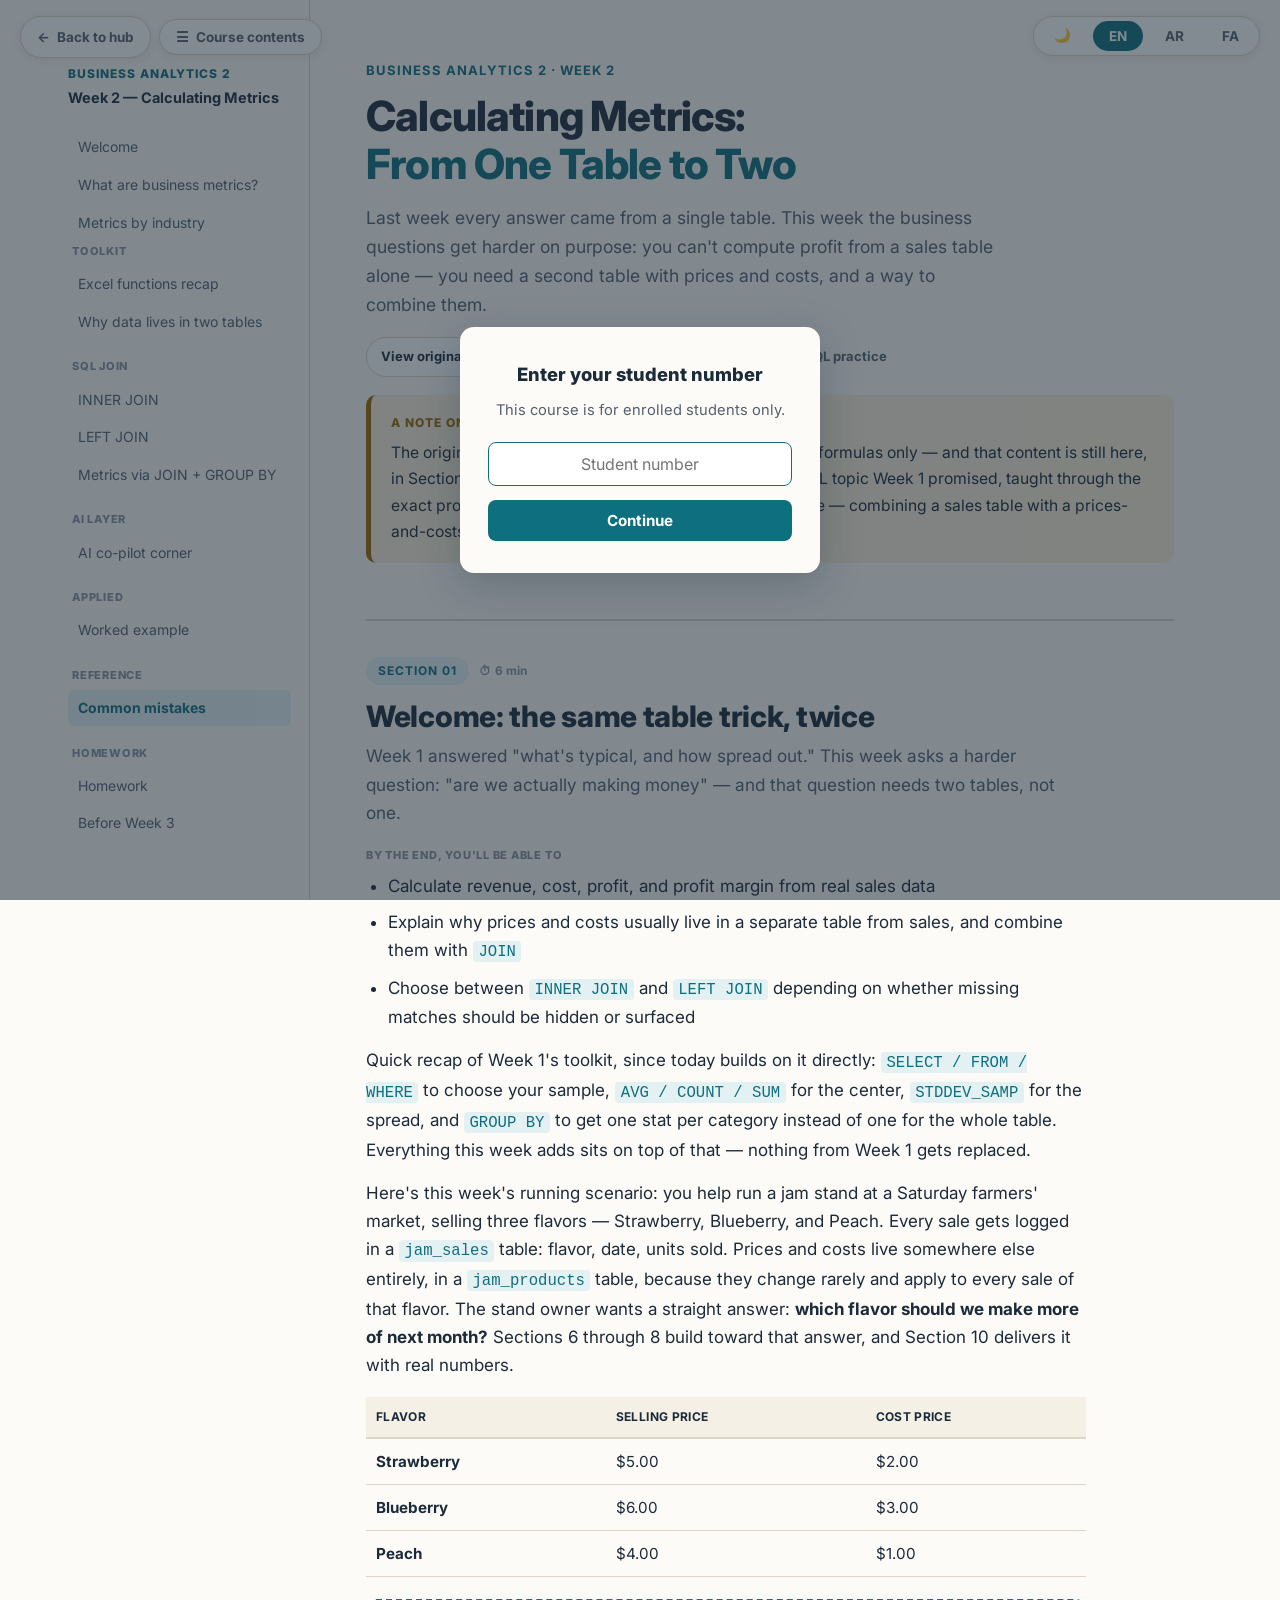
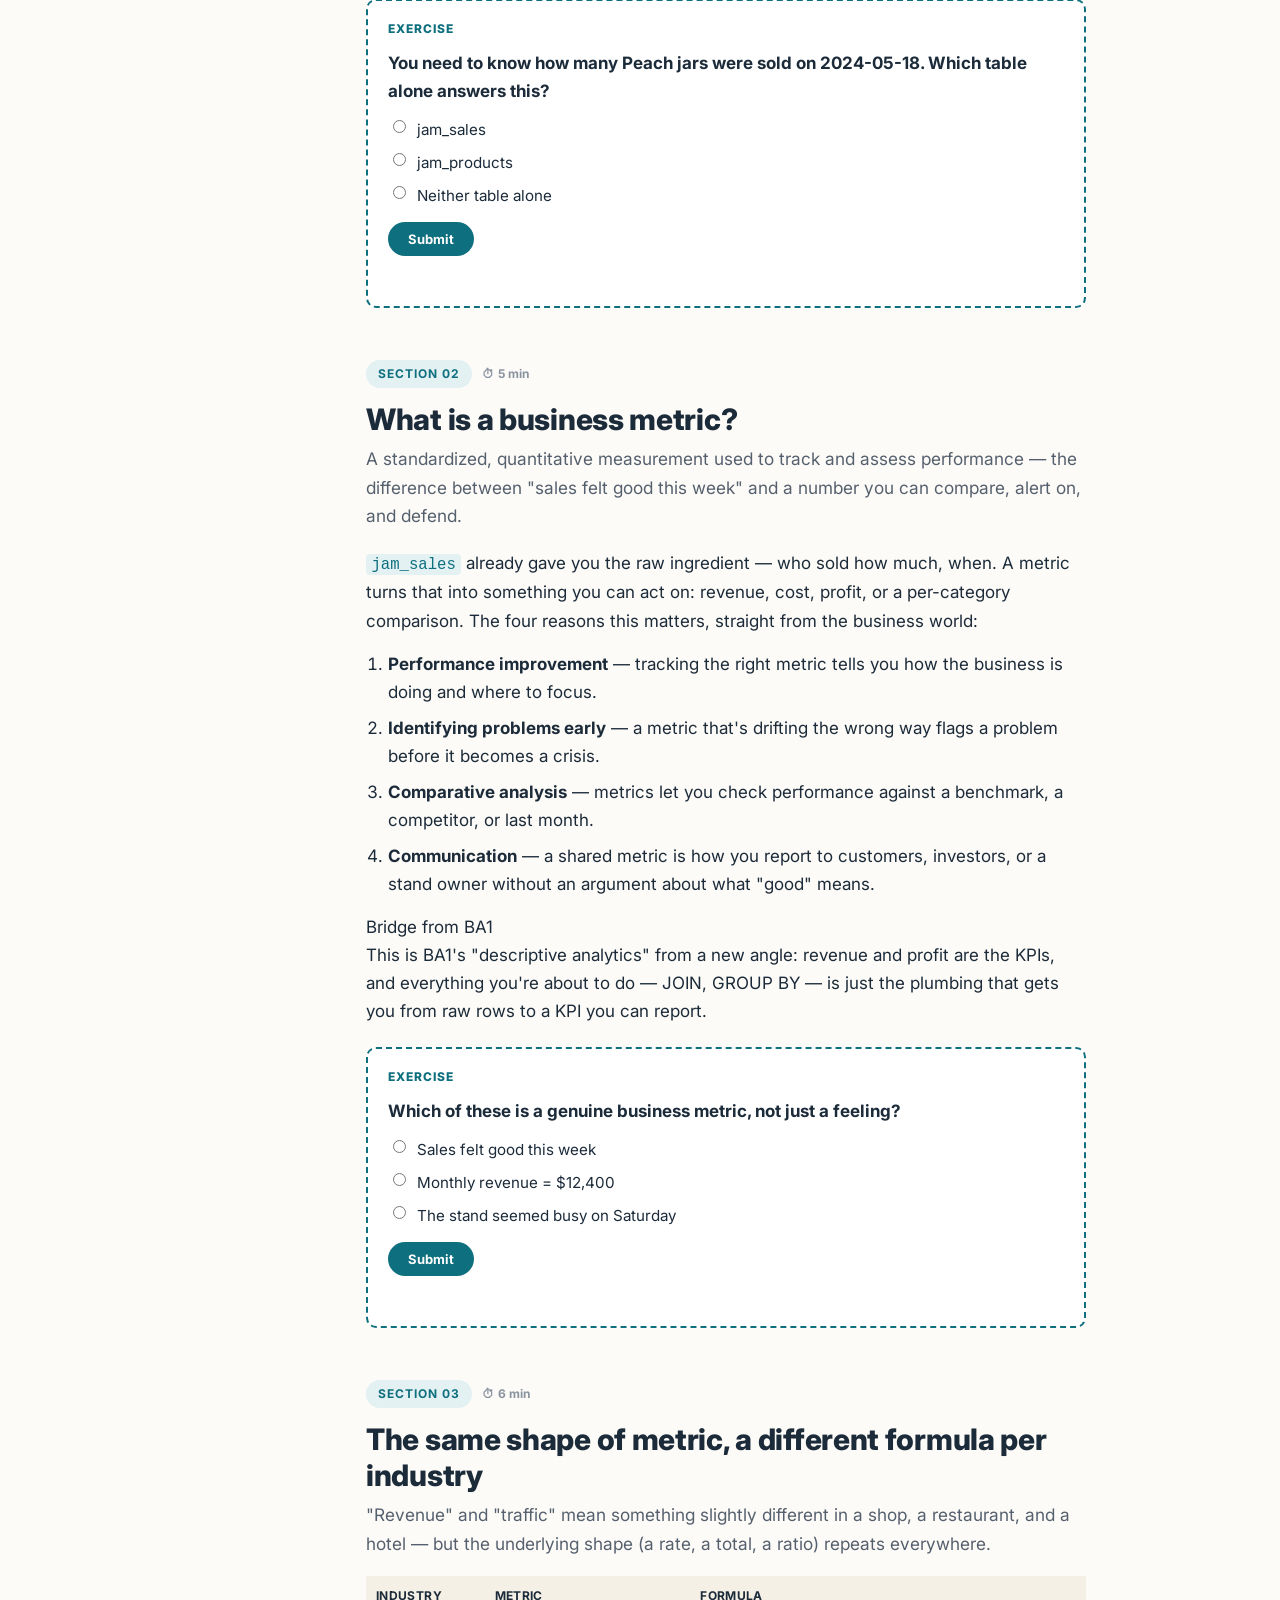
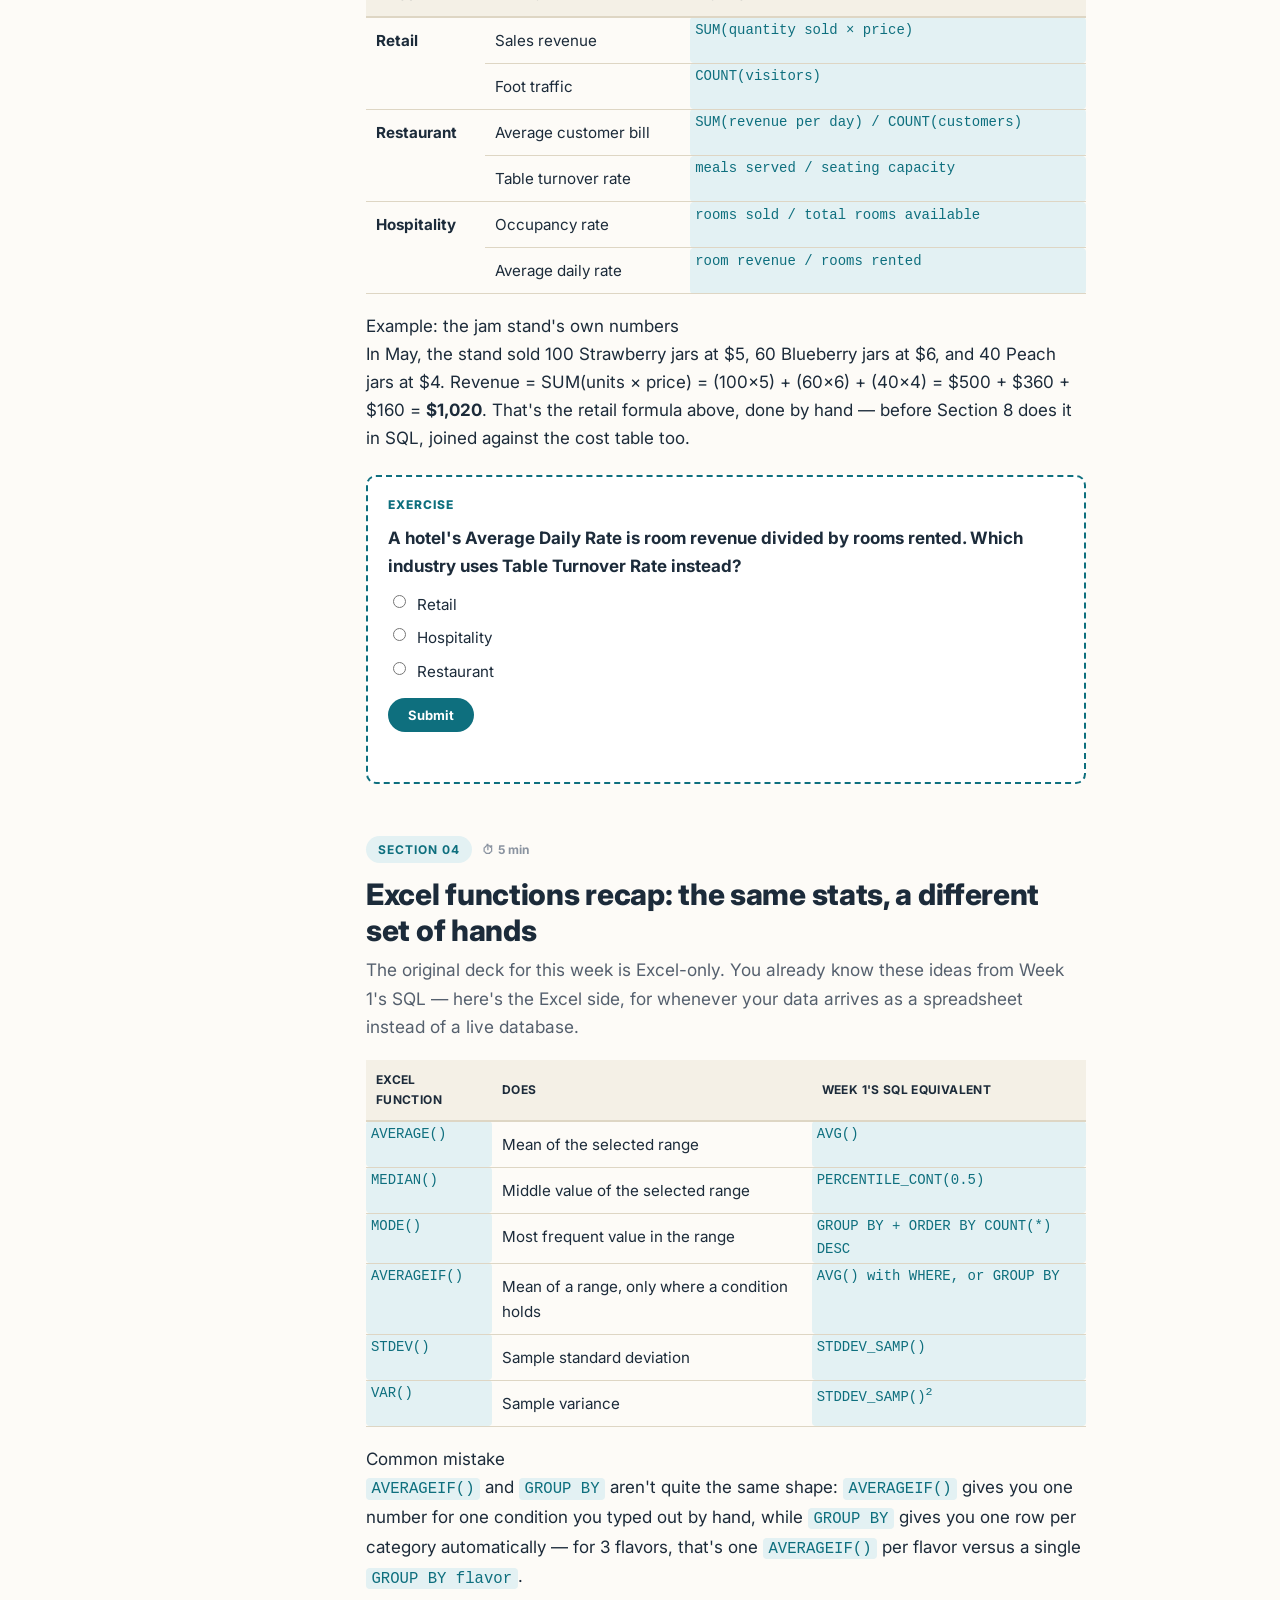
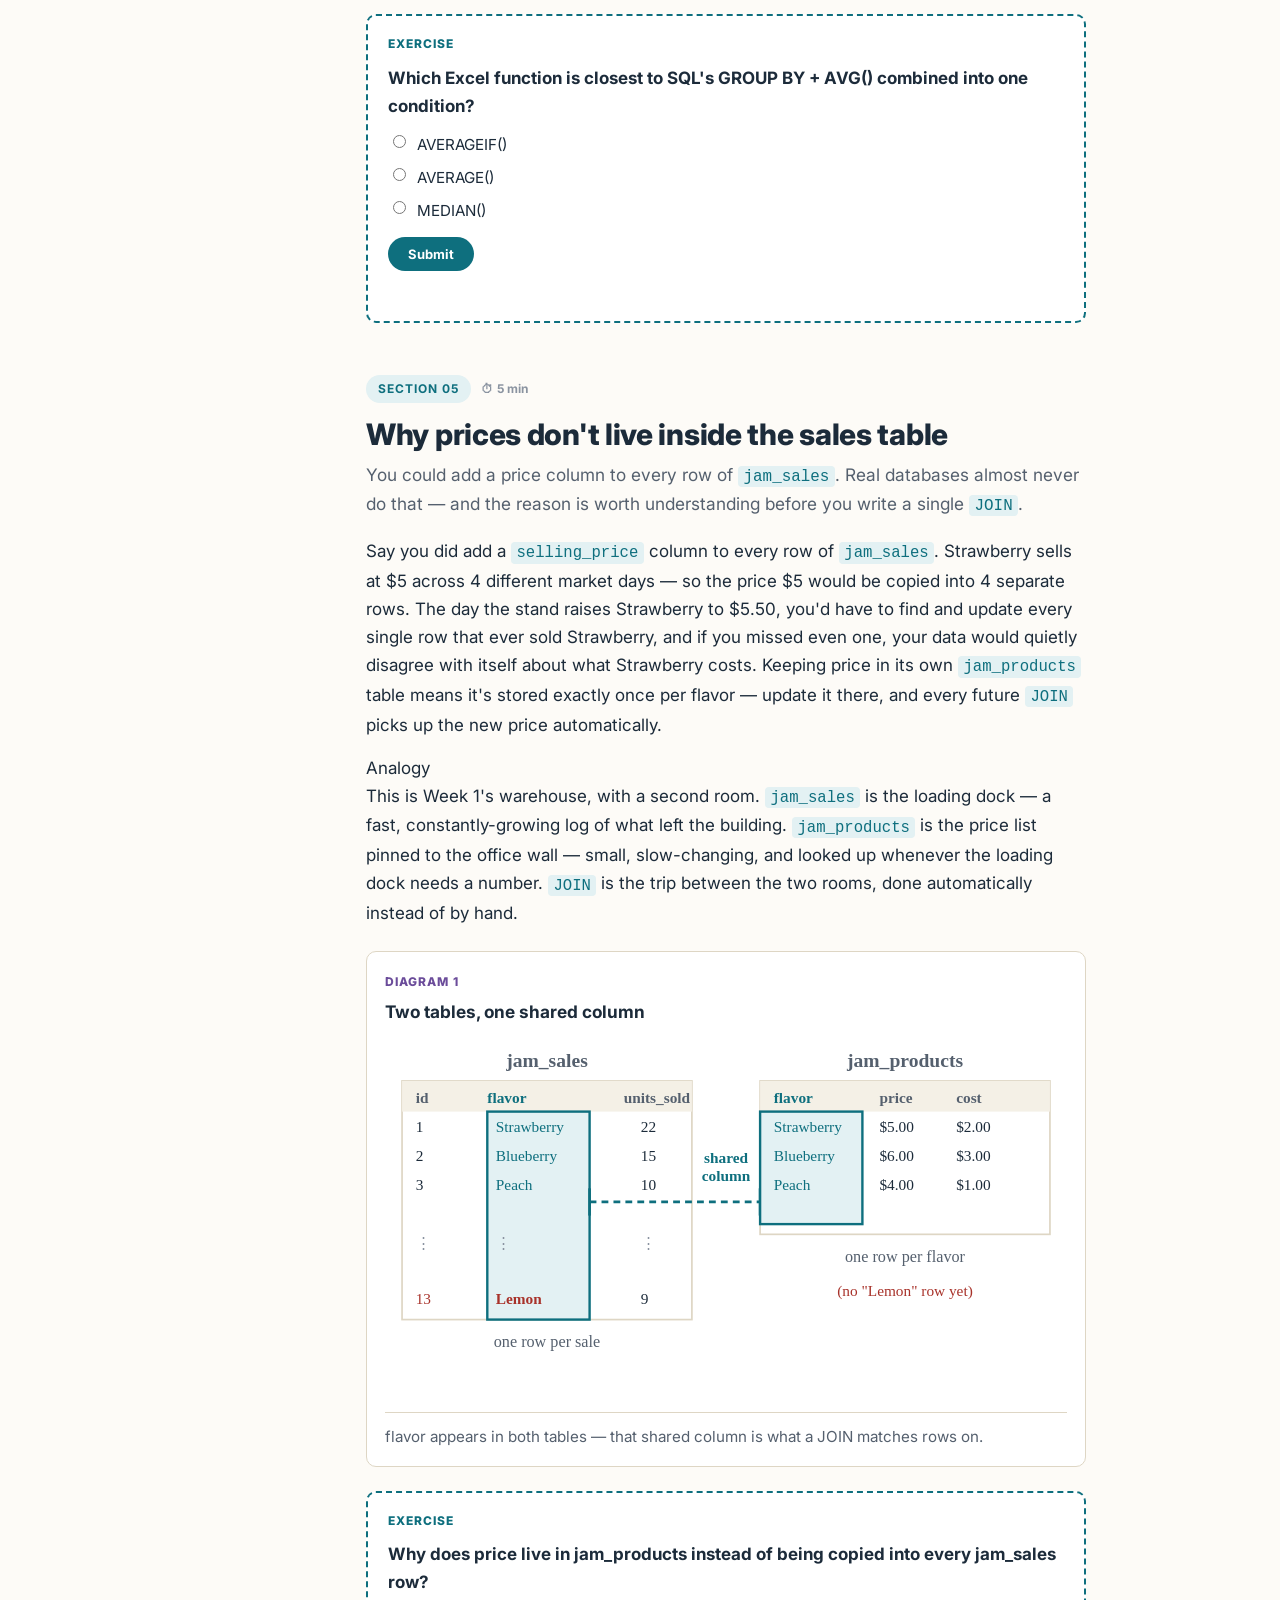
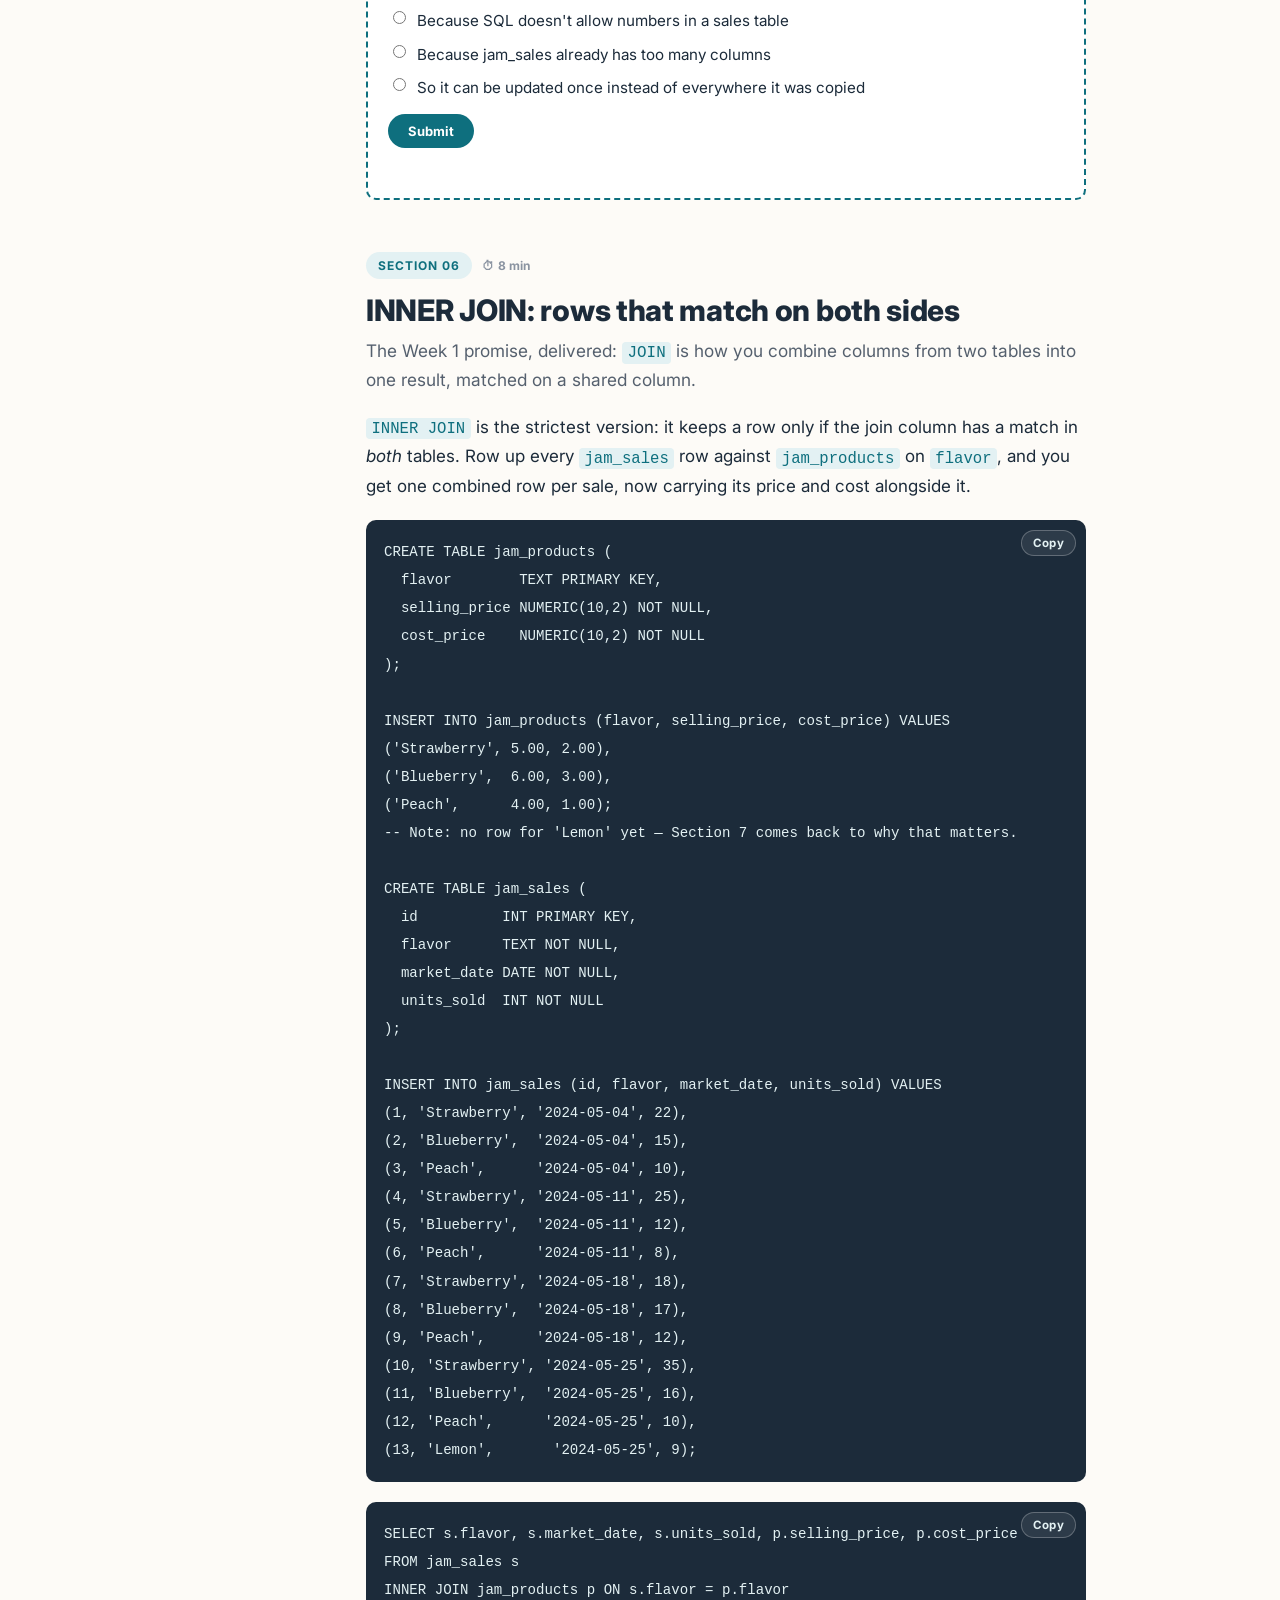
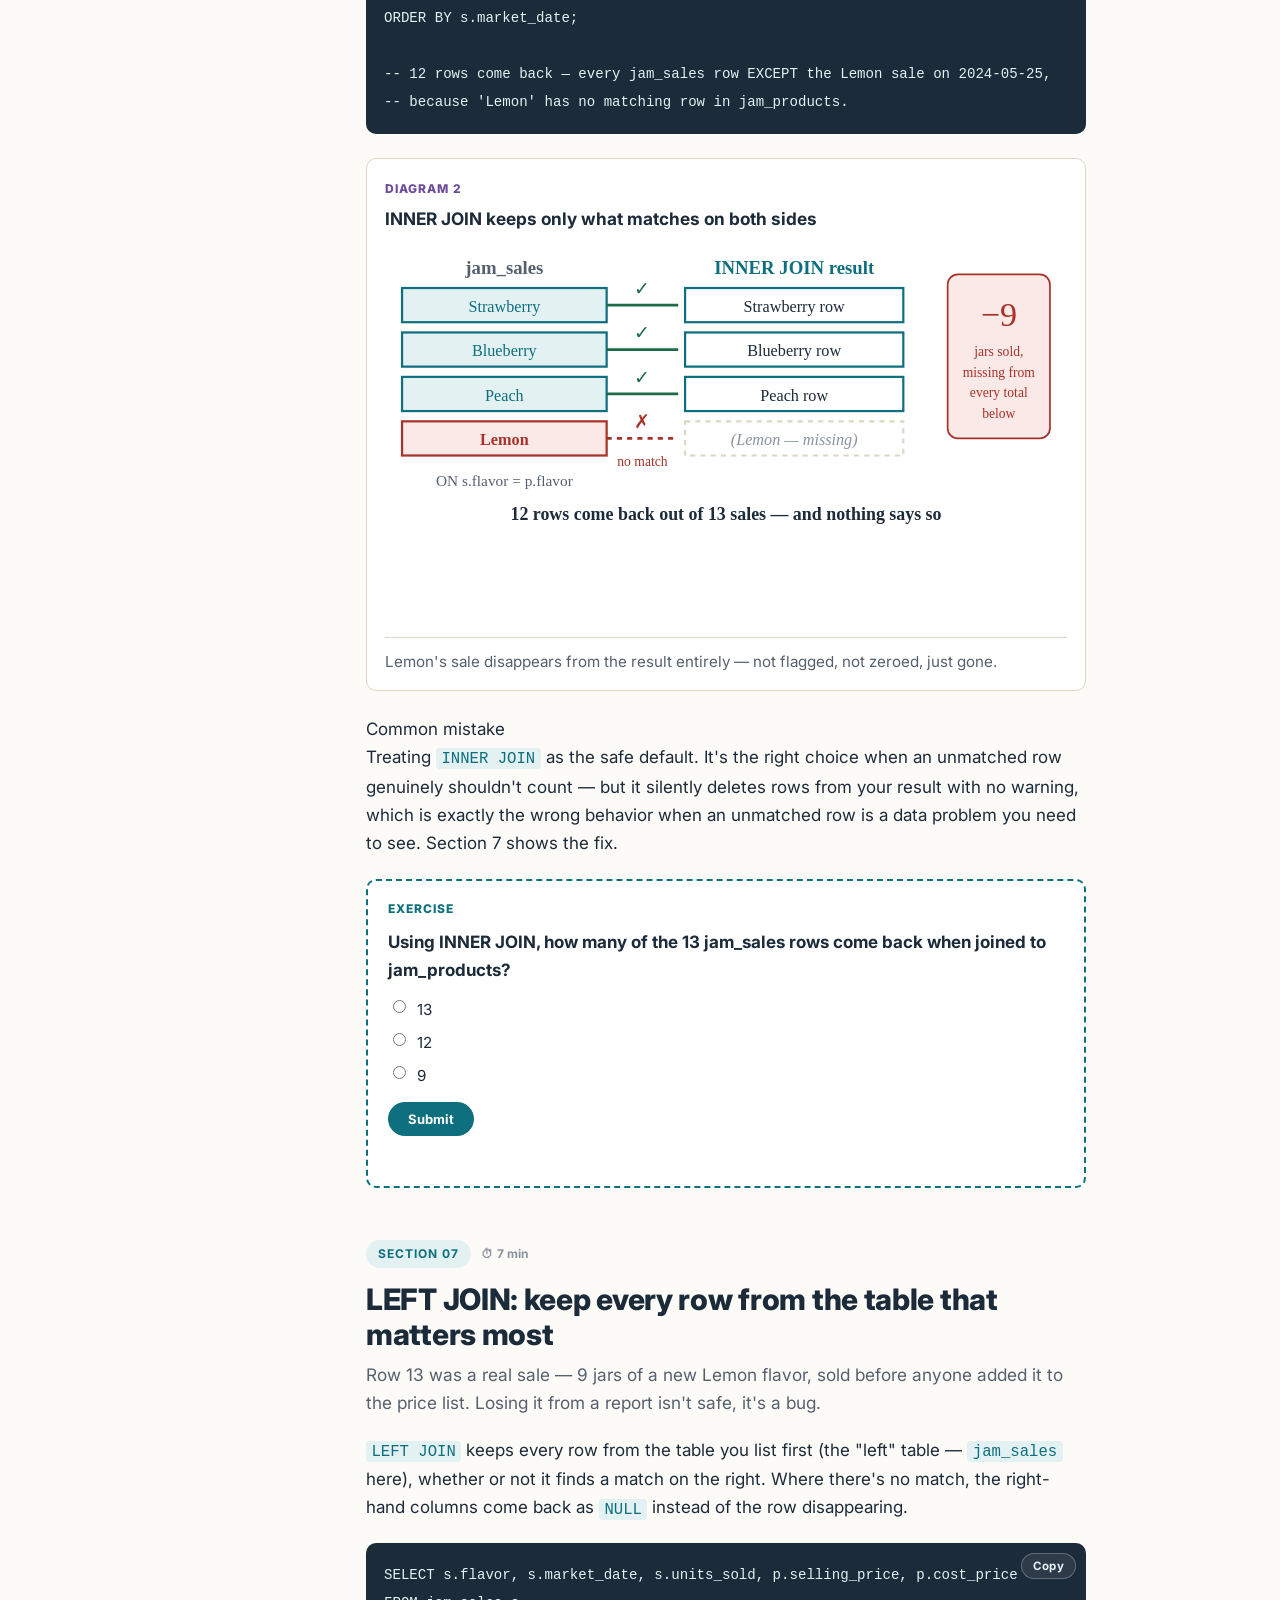
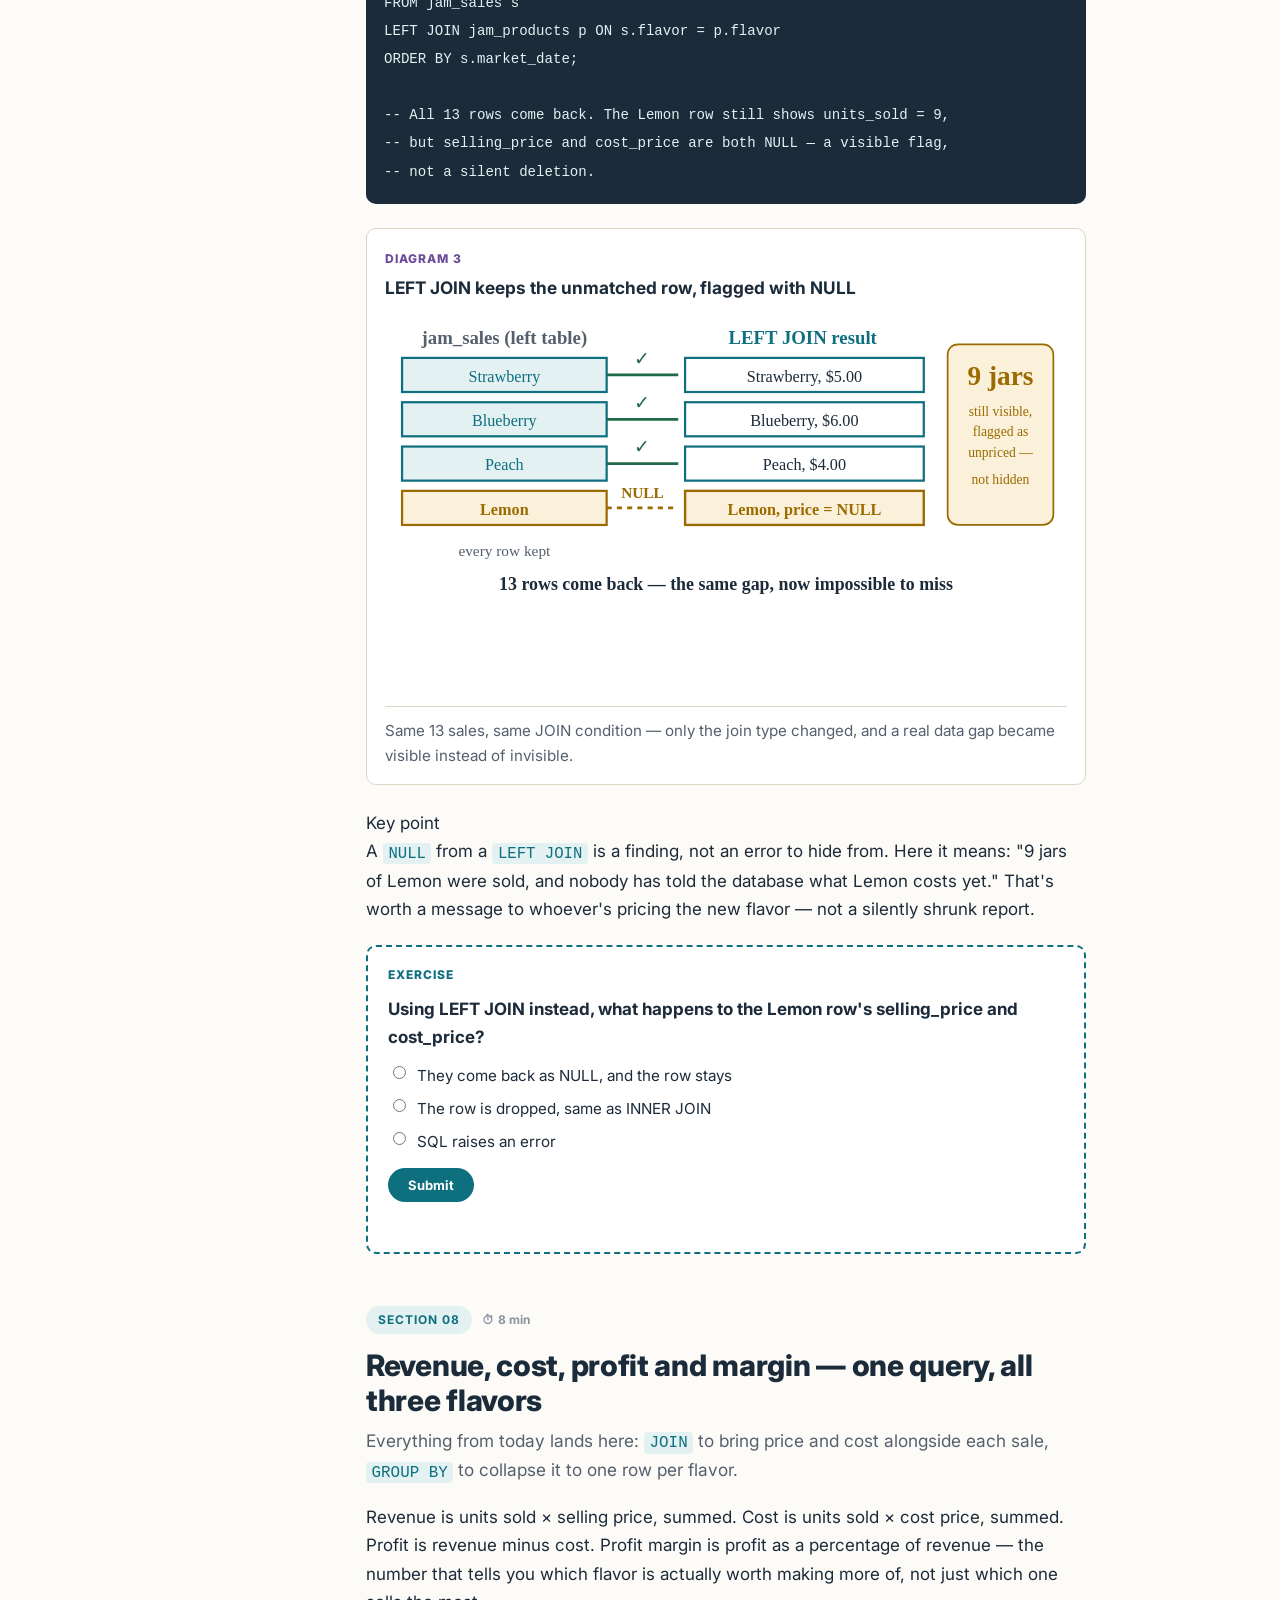
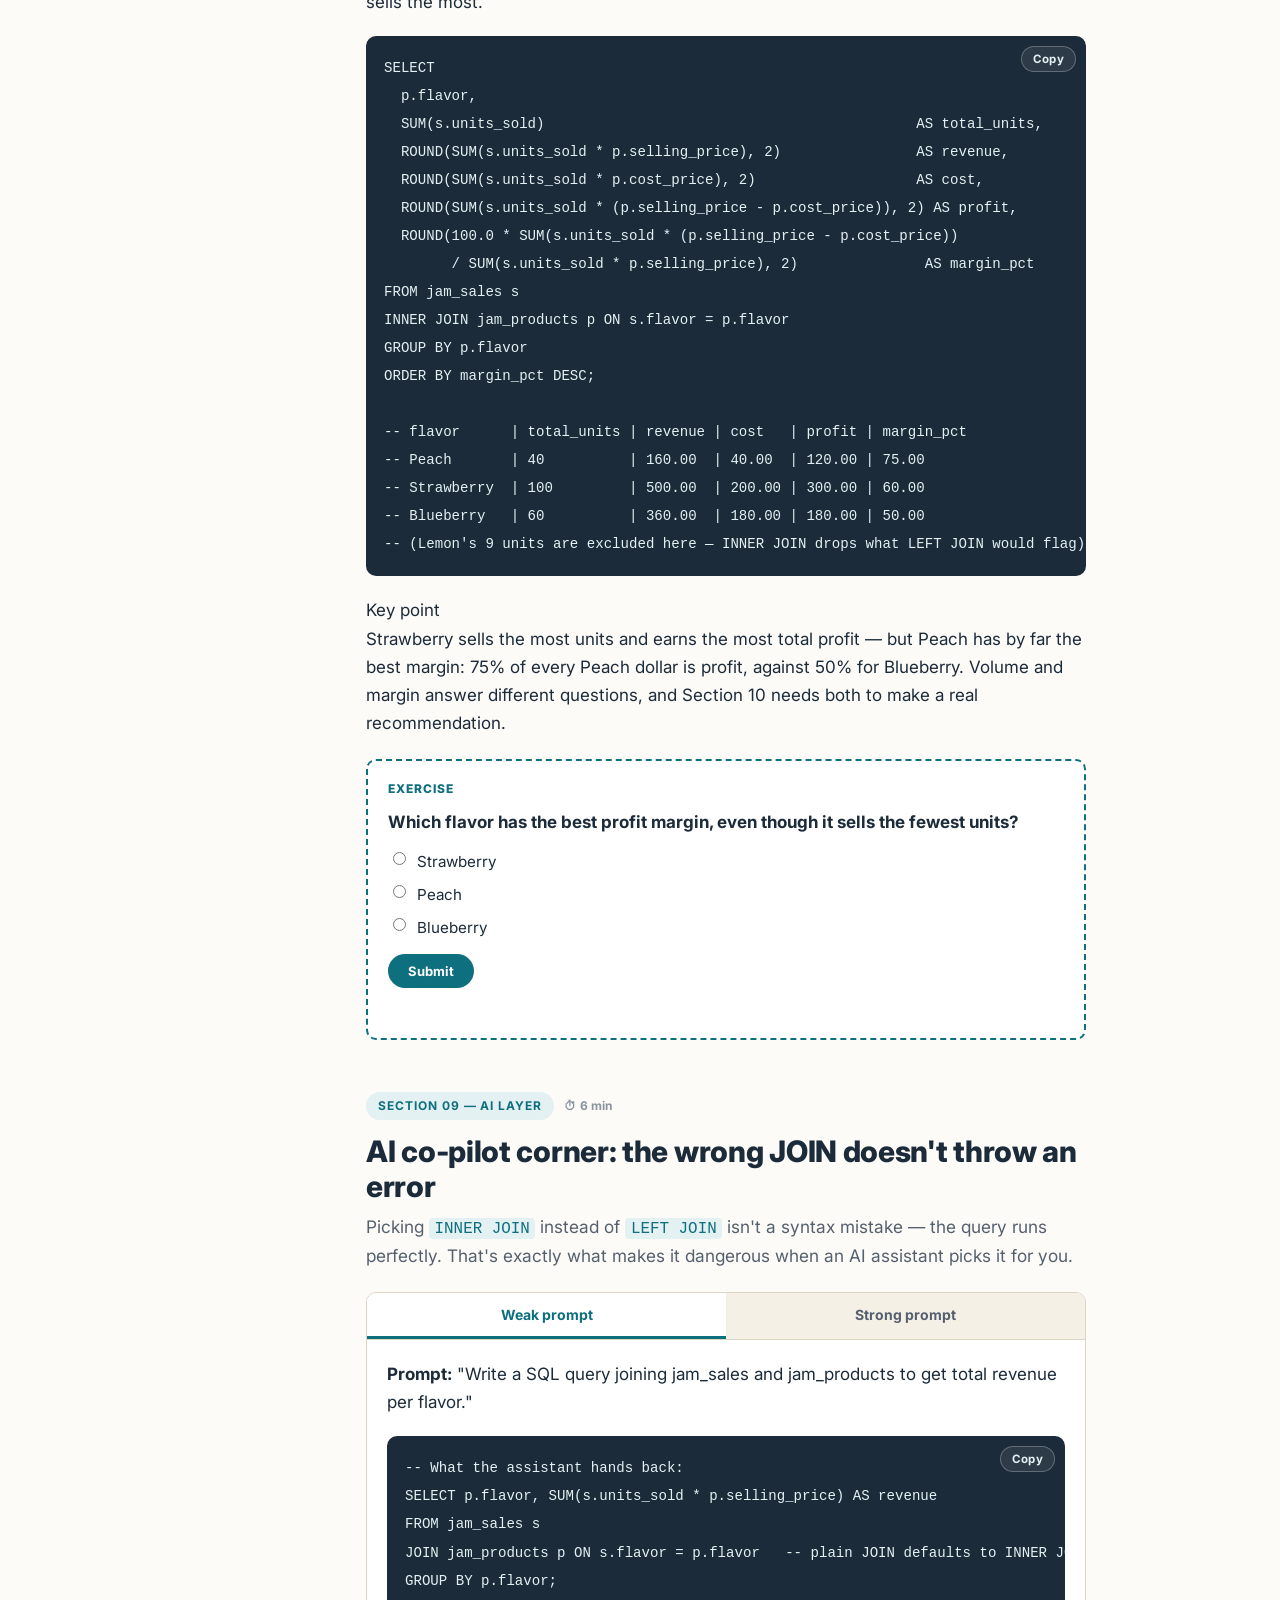
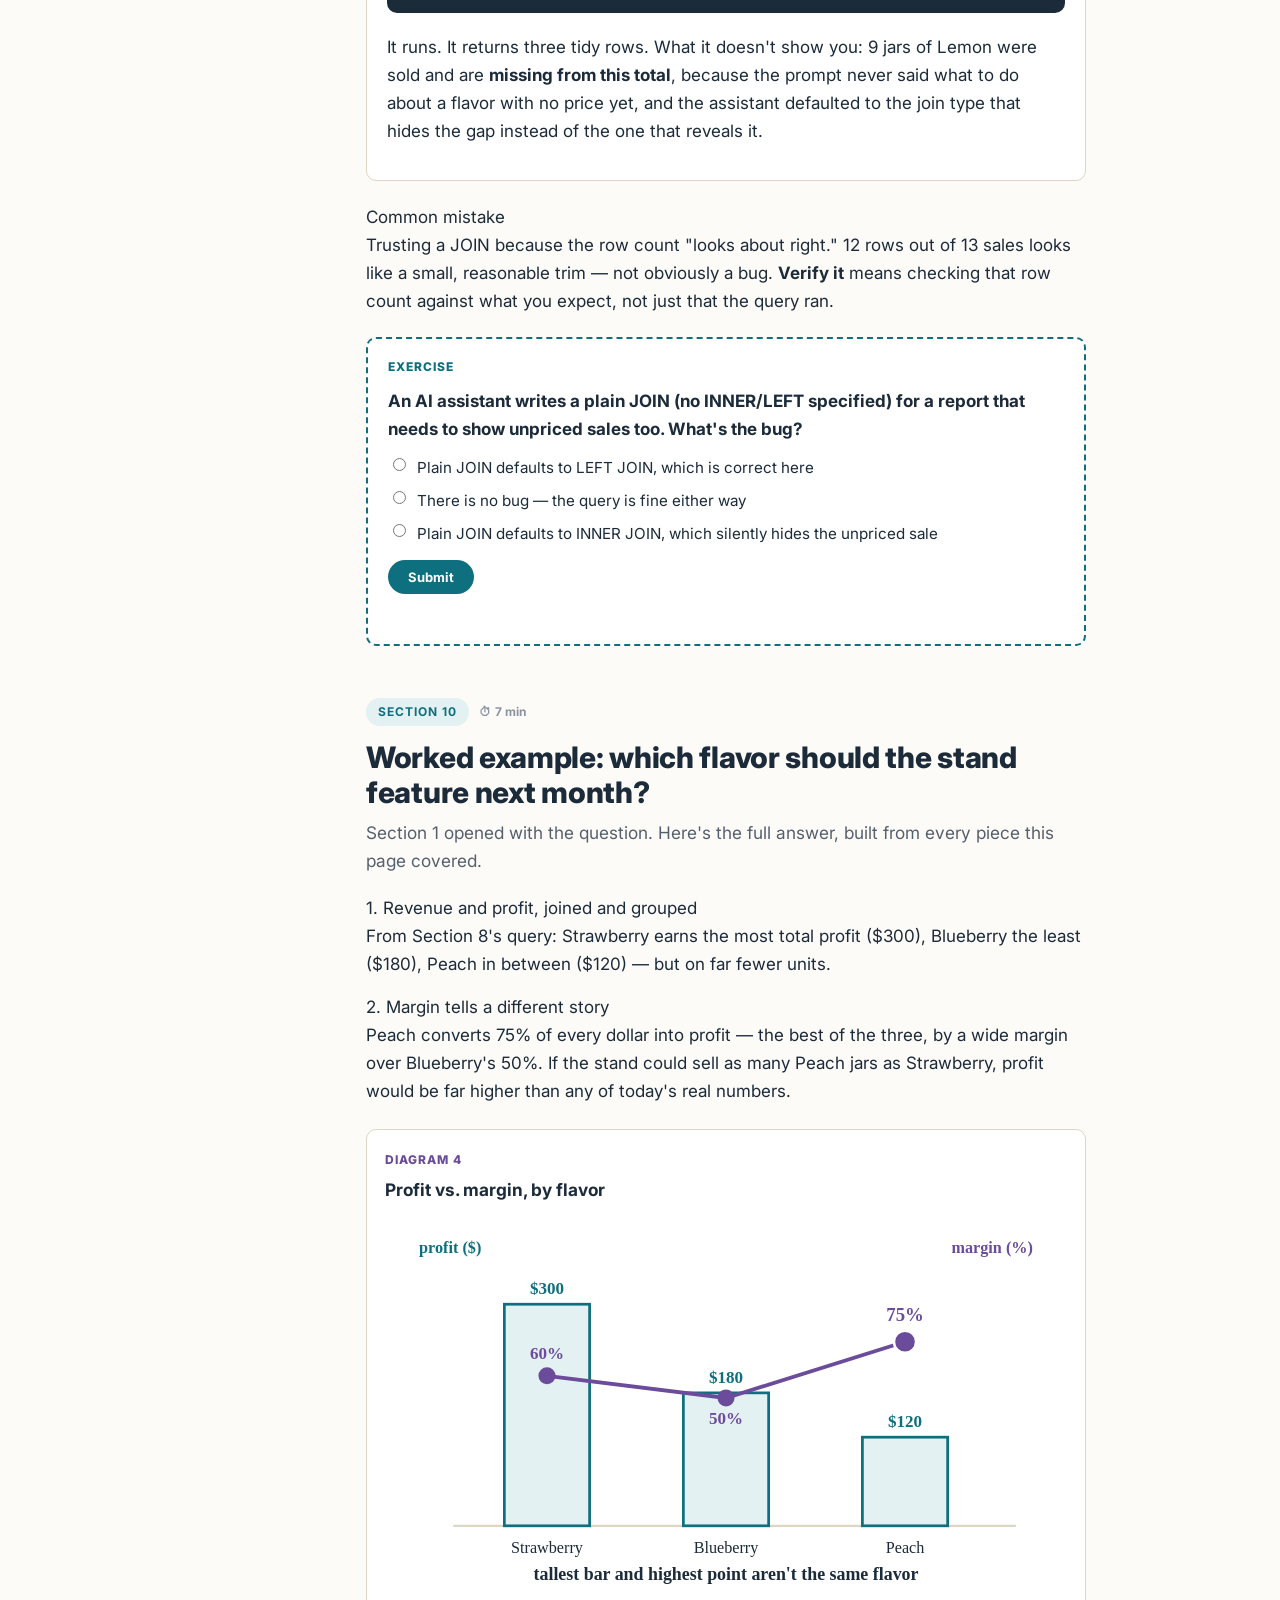
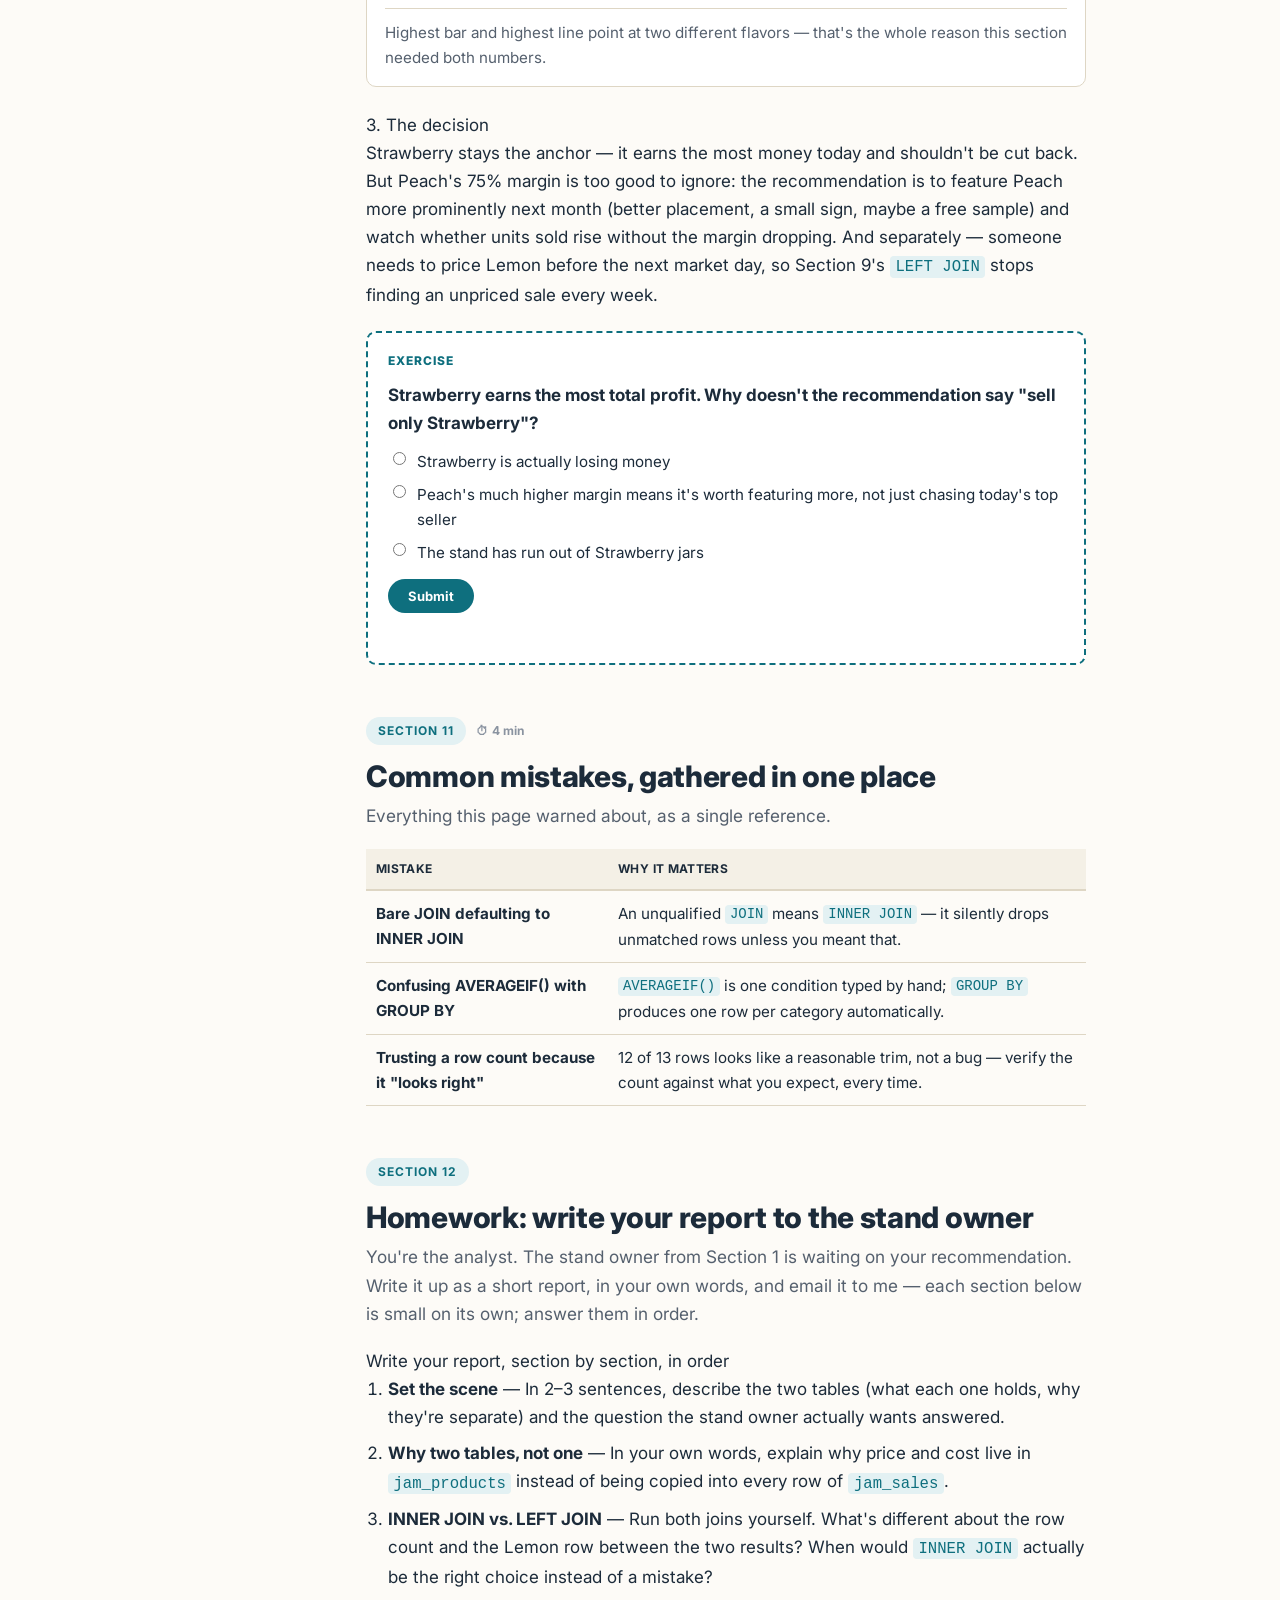
<file: ba2/study-guides/week-02/index.html>
<!DOCTYPE html>
<html lang="en" dir="ltr">
<head>
<meta charset="UTF-8">
<meta name="viewport" content="width=device-width, initial-scale=1.0">
<title>BA2 Week 2 — Calculating Metrics: From One Table to Two</title>
<link rel="preconnect" href="https://fonts.googleapis.com">
<link href="https://fonts.googleapis.com/css2?family=Cairo:wght@400;600;700;800&family=Vazirmatn:wght@400;600;700;800&family=Inter:wght@400;600;700;800&display=swap" rel="stylesheet">
<link rel="stylesheet" href="../../../_shared/styles/week.css">
<link rel="stylesheet" href="../../../_shared/styles/auth-gate.css">
</head>
<body data-week-id="week-02" data-root-prefix="../../../">

<div class="langbar">
  <button type="button" class="theme-toggle" id="themeToggle" aria-label="Switch to dark mode">&#127769;</button>
  <button data-setlang="en" class="active">EN</button>
  <button data-setlang="ar">AR</button>
  <button data-setlang="fa">FA</button>
</div>

<div class="topbar-start">
  <a class="pill-btn back-btn" id="backBtn" href="../../hub/index.html">
    &#8592; <span data-i18n="topbar.1">Back to hub</span>
  </a>
  <button type="button" class="pill-btn contents-btn" id="contentsBtn">
    &#9776; <span data-i18n="topbar.2">Course contents</span>
  </button>
</div>
<div class="contents-overlay" id="contentsOverlay" hidden></div>
<div class="contents-panel" id="contentsPanel" hidden>
  <div class="contents-panel-head">
    <span data-i18n="contents.1">Course contents</span>
    <button type="button" class="contents-close" id="contentsClose" aria-label="Close">&times;</button>
  </div>
  <ul class="contents-list" id="contentsList"></ul>
</div>

<div class="shell">
  <aside class="sidebar">
    <div class="brand">
      <span data-i18n="sidebar.1">Business Analytics 2</span>
    </div>
    <div class="brand-sub">
      <span data-i18n="sidebar.2">Week 2 — Calculating Metrics</span>
    </div>
    <nav>
      <div data-i18n="sidebar.3">        <a href="#welcome" class="current">Welcome</a>
        <a href="#metrics-overview">What are business metrics?</a>
        <a href="#metrics-by-industry">Metrics by industry</a>
        <div class="grp-label">Toolkit</div>
        <a href="#excel-functions">Excel functions recap</a>
        <a href="#two-tables">Why data lives in two tables</a>
        <div class="grp-label">SQL JOIN</div>
        <a href="#inner-join">INNER JOIN</a>
        <a href="#left-join">LEFT JOIN</a>
        <a href="#calculating-metrics-sql">Metrics via JOIN + GROUP BY</a>
        <div class="grp-label">AI layer</div>
        <a href="#ai-corner">AI co-pilot corner</a>
        <div class="grp-label">Applied</div>
        <a href="#worked-example">Worked example</a>
        <div class="grp-label">Reference</div>
        <a href="#common-mistakes">Common mistakes</a>
        <div class="grp-label">Homework</div>
        <a href="#homework">Homework</a>
        <a href="#before-week-3">Before Week 3</a>
      </div>
    </nav>
  </aside>

  <main class="main">

    <header class="cover" id="top">
      <div class="kicker">
        <span data-i18n="cover.1">Business Analytics 2 &#183; Week 2</span>
      </div>
      <div data-i18n="cover.2">        <h1>Calculating Metrics:<em>From One Table to Two</em></h1>
        <p class="lede">Last week every answer came from a single table. This week the business questions get harder on purpose: you can't compute profit from a sales table alone &#8212; you need a second table with prices and costs, and a way to combine them.</p>
      </div>
      <div class="cover-tools">
        <a class="tool-btn" href="../../../ba-source-materials/Business%20Analytics%202/Week%202_%20Calculating%20Metrics%20in%20Excel.pdf" target="_blank" rel="noopener">
          <span data-i18n="cover.3">View original slides</span>
        </a>
        <button type="button" class="tool-btn" onclick="window.print()">
          <span data-i18n="cover.4">Save as PDF</span>
        </button>
        <span class="total-time">
          &#9201; <span data-i18n="cover.5">&#8776; 60 min &#183; reading + SQL practice</span>
        </span>
      </div>
      <div class="box keypoint" style="margin-top:18px;">
        <div data-i18n="cover.6">          <span class="box-label">A note on the slides above</span>
          <p>The original deck teaches business metrics through Excel formulas only &#8212; and that content is still here, in Sections 2&#8211;4. What's new is Sections 5&#8211;8: <code class="mono">JOIN</code>, the SQL topic Week 1 promised, taught through the exact problem the original deck's metrics can't solve alone &#8212; combining a sales table with a prices-and-costs table.</p>
        </div>
      </div>
    </header>

    <!-- ============ 1 WELCOME ============ -->
    <section id="welcome">
      <div class="sec-head">
        <span class="sec-num"><span data-i18n="welcome.1">Section 01</span></span>
        <span class="time-est">&#9201; <span data-i18n="welcome.2">6 min</span></span>
      </div>
      <div data-i18n="welcome.3">        <h2>Welcome: the same table trick, twice</h2>
        <p class="standfirst">Week 1 answered "what's typical, and how spread out." This week asks a harder question: "are we actually making money" &#8212; and that question needs two tables, not one.</p>
      </div><div data-i18n="welcome.4">          <div class="obj-label">By the end, you'll be able to</div>
          <ul>
            <li>Calculate revenue, cost, profit, and profit margin from real sales data</li>
            <li>Explain why prices and costs usually live in a separate table from sales, and combine them with <code class="mono">JOIN</code></li>
            <li>Choose between <code class="mono">INNER JOIN</code> and <code class="mono">LEFT JOIN</code> depending on whether missing matches should be hidden or surfaced</li>
          </ul>
        </div><div data-i18n="welcome.5">        <p>Quick recap of Week 1's toolkit, since today builds on it directly: <code class="mono">SELECT / FROM / WHERE</code> to choose your sample, <code class="mono">AVG / COUNT / SUM</code> for the center, <code class="mono">STDDEV_SAMP</code> for the spread, and <code class="mono">GROUP BY</code> to get one stat per category instead of one for the whole table. Everything this week adds sits on top of that &#8212; nothing from Week 1 gets replaced.</p>
      </div><div data-i18n="welcome.6">        <p>Here's this week's running scenario: you help run a jam stand at a Saturday farmers' market, selling three flavors &#8212; Strawberry, Blueberry, and Peach. Every sale gets logged in a <span class="mono">jam_sales</span> table: flavor, date, units sold. Prices and costs live somewhere else entirely, in a <span class="mono">jam_products</span> table, because they change rarely and apply to every sale of that flavor. The stand owner wants a straight answer: <strong>which flavor should we make more of next month?</strong> Sections 6 through 8 build toward that answer, and Section 10 delivers it with real numbers.</p>
      </div>
      <div class="table-scroll">
      <table>
        <thead><tr><th><span data-i18n="welcome.7">flavor</span></th><th><span data-i18n="welcome.8">selling price</span></th><th><span data-i18n="welcome.9">cost price</span></th></tr></thead>
        <tbody>
          <tr><td><strong>Strawberry</strong></td><td>$5.00</td><td>$2.00</td></tr>
          <tr><td><strong>Blueberry</strong></td><td>$6.00</td><td>$3.00</td></tr>
          <tr><td><strong>Peach</strong></td><td>$4.00</td><td>$1.00</td></tr>
        </tbody>
      </table>
      </div>

      <div class="exercise" data-question-id="welcome"></div>
    </section>

    <!-- ============ 2 METRICS OVERVIEW ============ -->
    <section id="metrics-overview">
      <div class="sec-head">
        <span class="sec-num"><span data-i18n="metrics-overview.1">Section 02</span></span>
        <span class="time-est">&#9201; <span data-i18n="metrics-overview.2">5 min</span></span>
      </div>
      <div data-i18n="metrics-overview.3">        <h2>What is a business metric?</h2>
        <p class="standfirst">A standardized, quantitative measurement used to track and assess performance &#8212; the difference between "sales felt good this week" and a number you can compare, alert on, and defend.</p>
      </div><div data-i18n="metrics-overview.4">        <p><code class="mono">jam_sales</code> already gave you the raw ingredient &#8212; who sold how much, when. A metric turns that into something you can act on: revenue, cost, profit, or a per-category comparison. The four reasons this matters, straight from the business world:</p>
        <ol class="steps">
          <li><strong>Performance improvement</strong> &#8212; tracking the right metric tells you how the business is doing and where to focus.</li>
          <li><strong>Identifying problems early</strong> &#8212; a metric that's drifting the wrong way flags a problem before it becomes a crisis.</li>
          <li><strong>Comparative analysis</strong> &#8212; metrics let you check performance against a benchmark, a competitor, or last month.</li>
          <li><strong>Communication</strong> &#8212; a shared metric is how you report to customers, investors, or a stand owner without an argument about what "good" means.</li>
        </ol>
      </div><div data-i18n="metrics-overview.5">          <span class="box-label">Bridge from BA1</span>
          <p>This is BA1's "descriptive analytics" from a new angle: revenue and profit are the KPIs, and everything you're about to do &#8212; JOIN, GROUP BY &#8212; is just the plumbing that gets you from raw rows to a KPI you can report.</p>
        </div>
      <div class="exercise" data-question-id="metrics-overview"></div>
    </section>

    <!-- ============ 3 METRICS BY INDUSTRY ============ -->
    <section id="metrics-by-industry">
      <div class="sec-head">
        <span class="sec-num"><span data-i18n="metrics-by-industry.1">Section 03</span></span>
        <span class="time-est">&#9201; <span data-i18n="metrics-by-industry.2">6 min</span></span>
      </div>
      <div data-i18n="metrics-by-industry.3">        <h2>The same shape of metric, a different formula per industry</h2>
        <p class="standfirst">"Revenue" and "traffic" mean something slightly different in a shop, a restaurant, and a hotel &#8212; but the underlying shape (a rate, a total, a ratio) repeats everywhere.</p>
      </div>
      <div class="table-scroll">
      <table>
        <thead><tr><th><span data-i18n="metrics-by-industry.4">Industry</span></th><th><span data-i18n="metrics-by-industry.5">Metric</span></th><th><span data-i18n="metrics-by-industry.6">Formula</span></th></tr></thead>
        <tbody data-lang="en" class="active">
          <tr><td rowspan="2"><strong>Retail</strong></td><td>Sales revenue</td><td class="mono">SUM(quantity sold &#215; price)</td></tr>
          <tr><td>Foot traffic</td><td class="mono">COUNT(visitors)</td></tr>
          <tr><td rowspan="2"><strong>Restaurant</strong></td><td>Average customer bill</td><td class="mono">SUM(revenue per day) / COUNT(customers)</td></tr>
          <tr><td>Table turnover rate</td><td class="mono">meals served / seating capacity</td></tr>
          <tr><td rowspan="2"><strong>Hospitality</strong></td><td>Occupancy rate</td><td class="mono">rooms sold / total rooms available</td></tr>
          <tr><td>Average daily rate</td><td class="mono">room revenue / rooms rented</td></tr>
        </tbody>
        <tbody data-lang="ar">
          <tr><td rowspan="2"><strong>تجزئة</strong></td><td>إيراد المبيعات</td><td class="mono">SUM(الكمية المباعة &#215; السعر)</td></tr>
          <tr><td>حركة الزوار</td><td class="mono">COUNT(الزوار)</td></tr>
          <tr><td rowspan="2"><strong>مطعم</strong></td><td>متوسط فاتورة العميل</td><td class="mono">SUM(الإيراد اليومي) / COUNT(العملاء)</td></tr>
          <tr><td>معدل دوران الطاولات</td><td class="mono">الوجبات المقدَّمة / سعة الجلوس</td></tr>
          <tr><td rowspan="2"><strong>ضيافة</strong></td><td>معدل الإشغال</td><td class="mono">الغرف المباعة / إجمالي الغرف المتاحة</td></tr>
          <tr><td>متوسط السعر اليومي</td><td class="mono">إيراد الغرف / الغرف المؤجَّرة</td></tr>
        </tbody>
        <tbody data-lang="fa">
          <tr><td rowspan="2"><strong>خرده‌فروشی</strong></td><td>درآمد فروش</td><td class="mono">SUM(تعداد فروخته‌شده &#215; قیمت)</td></tr>
          <tr><td>ترافیک پیاده</td><td class="mono">COUNT(بازدیدکنندگان)</td></tr>
          <tr><td rowspan="2"><strong>رستوران</strong></td><td>میانگین صورت‌حساب مشتری</td><td class="mono">SUM(درآمد روزانه) / COUNT(مشتریان)</td></tr>
          <tr><td>نرخ گردش میز</td><td class="mono">وعده‌های سرو شده / ظرفیت نشستن</td></tr>
          <tr><td rowspan="2"><strong>مهمان‌نوازی</strong></td><td>نرخ اشغال</td><td class="mono">اتاق‌های فروخته‌شده / کل اتاق‌های موجود</td></tr>
          <tr><td>نرخ متوسط روزانه</td><td class="mono">درآمد اتاق / اتاق‌های اجاره‌شده</td></tr>
        </tbody>
      </table>
      </div>

      <div data-i18n="metrics-by-industry.7">          <span class="box-label">Example: the jam stand's own numbers</span>
          <p>In May, the stand sold 100 Strawberry jars at $5, 60 Blueberry jars at $6, and 40 Peach jars at $4. Revenue = SUM(units &#215; price) = (100&#215;5) + (60&#215;6) + (40&#215;4) = $500 + $360 + $160 = <strong>$1,020</strong>. That's the retail formula above, done by hand &#8212; before Section 8 does it in SQL, joined against the cost table too.</p>
        </div>
      <div class="exercise" data-question-id="metrics-by-industry"></div>
    </section>

    <!-- ============ 4 EXCEL FUNCTIONS ============ -->
    <section id="excel-functions">
      <div class="sec-head">
        <span class="sec-num"><span data-i18n="excel-functions.1">Section 04</span></span>
        <span class="time-est">&#9201; <span data-i18n="excel-functions.2">5 min</span></span>
      </div>
      <div data-i18n="excel-functions.3">        <h2>Excel functions recap: the same stats, a different set of hands</h2>
        <p class="standfirst">The original deck for this week is Excel-only. You already know these ideas from Week 1's SQL &#8212; here's the Excel side, for whenever your data arrives as a spreadsheet instead of a live database.</p>
      </div>
      <div class="table-scroll">
      <table>
        <thead><tr><th><span data-i18n="excel-functions.4">Excel function</span></th><th><span data-i18n="excel-functions.5">Does</span></th><th><span data-i18n="excel-functions.6">Week 1's SQL equivalent</span></th></tr></thead>
        <tbody data-lang="en" class="active">
          <tr><td class="mono">AVERAGE()</td><td>Mean of the selected range</td><td class="mono">AVG()</td></tr>
          <tr><td class="mono">MEDIAN()</td><td>Middle value of the selected range</td><td class="mono">PERCENTILE_CONT(0.5)</td></tr>
          <tr><td class="mono">MODE()</td><td>Most frequent value in the range</td><td class="mono">GROUP BY + ORDER BY COUNT(*) DESC</td></tr>
          <tr><td class="mono">AVERAGEIF()</td><td>Mean of a range, only where a condition holds</td><td class="mono">AVG() with WHERE, or GROUP BY</td></tr>
          <tr><td class="mono">STDEV()</td><td>Sample standard deviation</td><td class="mono">STDDEV_SAMP()</td></tr>
          <tr><td class="mono">VAR()</td><td>Sample variance</td><td class="mono">STDDEV_SAMP()<sup>2</sup></td></tr>
        </tbody>
        <tbody data-lang="ar">
          <tr><td class="mono">AVERAGE()</td><td>متوسط النطاق المحدد</td><td class="mono">AVG()</td></tr>
          <tr><td class="mono">MEDIAN()</td><td>القيمة الوسطى للنطاق المحدد</td><td class="mono">PERCENTILE_CONT(0.5)</td></tr>
          <tr><td class="mono">MODE()</td><td>القيمة الأكثر تكرارًا في النطاق</td><td class="mono">GROUP BY + ORDER BY COUNT(*) DESC</td></tr>
          <tr><td class="mono">AVERAGEIF()</td><td>متوسط نطاق، فقط حيث يتحقق شرط</td><td class="mono">AVG() مع WHERE، أو GROUP BY</td></tr>
          <tr><td class="mono">STDEV()</td><td>الانحراف المعياري للعيّنة</td><td class="mono">STDDEV_SAMP()</td></tr>
          <tr><td class="mono">VAR()</td><td>تباين العيّنة</td><td class="mono">STDDEV_SAMP()<sup>2</sup></td></tr>
        </tbody>
        <tbody data-lang="fa">
          <tr><td class="mono">AVERAGE()</td><td>میانگین بازهٔ انتخاب‌شده</td><td class="mono">AVG()</td></tr>
          <tr><td class="mono">MEDIAN()</td><td>مقدار میانی بازهٔ انتخاب‌شده</td><td class="mono">PERCENTILE_CONT(0.5)</td></tr>
          <tr><td class="mono">MODE()</td><td>پرتکرارترین مقدار در بازه</td><td class="mono">GROUP BY + ORDER BY COUNT(*) DESC</td></tr>
          <tr><td class="mono">AVERAGEIF()</td><td>میانگین یک بازه، فقط جایی که شرطی برقرار است</td><td class="mono">AVG() همراه با WHERE، یا GROUP BY</td></tr>
          <tr><td class="mono">STDEV()</td><td>انحراف معیار نمونه</td><td class="mono">STDDEV_SAMP()</td></tr>
          <tr><td class="mono">VAR()</td><td>واریانس نمونه</td><td class="mono">STDDEV_SAMP()<sup>2</sup></td></tr>
        </tbody>
      </table>
      </div>

      <div data-i18n="excel-functions.7">          <span class="box-label">Common mistake</span>
          <p><code class="mono">AVERAGEIF()</code> and <code class="mono">GROUP BY</code> aren't quite the same shape: <code class="mono">AVERAGEIF()</code> gives you one number for one condition you typed out by hand, while <code class="mono">GROUP BY</code> gives you one row per category automatically &#8212; for 3 flavors, that's one <code class="mono">AVERAGEIF()</code> per flavor versus a single <code class="mono">GROUP BY flavor</code>.</p>
        </div>
      <div class="exercise" data-question-id="excel-functions"></div>
    </section>

    <!-- ============ 5 TWO TABLES ============ -->
    <section id="two-tables">
      <div class="sec-head">
        <span class="sec-num"><span data-i18n="two-tables.1">Section 05</span></span>
        <span class="time-est">&#9201; <span data-i18n="two-tables.2">5 min</span></span>
      </div>
      <div data-i18n="two-tables.3">        <h2>Why prices don't live inside the sales table</h2>
        <p class="standfirst">You could add a price column to every row of <code class="mono">jam_sales</code>. Real databases almost never do that &#8212; and the reason is worth understanding before you write a single <code class="mono">JOIN</code>.</p>
      </div><div data-i18n="two-tables.4">        <p>Say you did add a <span class="mono">selling_price</span> column to every row of <span class="mono">jam_sales</span>. Strawberry sells at $5 across 4 different market days &#8212; so the price $5 would be copied into 4 separate rows. The day the stand raises Strawberry to $5.50, you'd have to find and update every single row that ever sold Strawberry, and if you missed even one, your data would quietly disagree with itself about what Strawberry costs. Keeping price in its own <span class="mono">jam_products</span> table means it's stored exactly once per flavor &#8212; update it there, and every future <code class="mono">JOIN</code> picks up the new price automatically.</p>
      </div><div data-i18n="two-tables.5">          <span class="box-label">Analogy</span>
          <p>This is Week 1's warehouse, with a second room. <span class="mono">jam_sales</span> is the loading dock &#8212; a fast, constantly-growing log of what left the building. <span class="mono">jam_products</span> is the price list pinned to the office wall &#8212; small, slow-changing, and looked up whenever the loading dock needs a number. <code class="mono">JOIN</code> is the trip between the two rooms, done automatically instead of by hand.</p>
        </div>
      <figure class="diagram">
        <div class="fig"><span data-i18n="two-tables.6">Diagram 1</span></div>
        <div class="fig-title"><span data-i18n="two-tables.7">Two tables, one shared column</span></div>
        <div class="fig-art"><img src="../../../_shared/figures/week-02/diagram-01.svg" alt="jam_sales table and jam_products table, connected by the shared flavor column"></div>
        <figcaption><span data-i18n="two-tables.8">flavor appears in both tables &#8212; that shared column is what a JOIN matches rows on.</span></figcaption>
      </figure>

      <div class="exercise" data-question-id="two-tables"></div>
    </section>

    <!-- ============ 6 INNER JOIN ============ -->
    <section id="inner-join">
      <div class="sec-head">
        <span class="sec-num"><span data-i18n="inner-join.1">Section 06</span></span>
        <span class="time-est">&#9201; <span data-i18n="inner-join.2">8 min</span></span>
      </div>
      <div data-i18n="inner-join.3">        <h2>INNER JOIN: rows that match on both sides</h2>
        <p class="standfirst">The Week 1 promise, delivered: <code class="mono">JOIN</code> is how you combine columns from two tables into one result, matched on a shared column.</p>
      </div><div data-i18n="inner-join.4">        <p><code class="mono">INNER JOIN</code> is the strictest version: it keeps a row only if the join column has a match in <em>both</em> tables. Row up every <code class="mono">jam_sales</code> row against <code class="mono">jam_products</code> on <code class="mono">flavor</code>, and you get one combined row per sale, now carrying its price and cost alongside it.</p>
      </div>
      <div class="code-block">
        <pre><code>CREATE TABLE jam_products (
  flavor        TEXT PRIMARY KEY,
  selling_price NUMERIC(10,2) NOT NULL,
  cost_price    NUMERIC(10,2) NOT NULL
);

INSERT INTO jam_products (flavor, selling_price, cost_price) VALUES
('Strawberry', 5.00, 2.00),
('Blueberry',  6.00, 3.00),
('Peach',      4.00, 1.00);
-- Note: no row for 'Lemon' yet &#8212; Section 7 comes back to why that matters.

CREATE TABLE jam_sales (
  id          INT PRIMARY KEY,
  flavor      TEXT NOT NULL,
  market_date DATE NOT NULL,
  units_sold  INT NOT NULL
);

INSERT INTO jam_sales (id, flavor, market_date, units_sold) VALUES
(1, 'Strawberry', '2024-05-04', 22),
(2, 'Blueberry',  '2024-05-04', 15),
(3, 'Peach',      '2024-05-04', 10),
(4, 'Strawberry', '2024-05-11', 25),
(5, 'Blueberry',  '2024-05-11', 12),
(6, 'Peach',      '2024-05-11', 8),
(7, 'Strawberry', '2024-05-18', 18),
(8, 'Blueberry',  '2024-05-18', 17),
(9, 'Peach',      '2024-05-18', 12),
(10, 'Strawberry', '2024-05-25', 35),
(11, 'Blueberry',  '2024-05-25', 16),
(12, 'Peach',      '2024-05-25', 10),
(13, 'Lemon',       '2024-05-25', 9);</code></pre>
        <button type="button" class="code-copy-btn">Copy</button>
      </div>

      <div class="code-block">
        <pre><code>SELECT s.flavor, s.market_date, s.units_sold, p.selling_price, p.cost_price
FROM jam_sales s
INNER JOIN jam_products p ON s.flavor = p.flavor
ORDER BY s.market_date;

-- 12 rows come back &#8212; every jam_sales row EXCEPT the Lemon sale on 2024-05-25,
-- because 'Lemon' has no matching row in jam_products.</code></pre>
        <button type="button" class="code-copy-btn">Copy</button>
      </div>

      <figure class="diagram">
        <div class="fig"><span data-i18n="inner-join.5">Diagram 2</span></div>
        <div class="fig-title"><span data-i18n="inner-join.6">INNER JOIN keeps only what matches on both sides</span></div>
        <div class="fig-art"><img src="../../../_shared/figures/week-02/diagram-02.svg" alt="jam_sales rows matched against jam_products on flavor; the Lemon row has no match and is dropped"></div>
        <figcaption><span data-i18n="inner-join.7">Lemon's sale disappears from the result entirely &#8212; not flagged, not zeroed, just gone.</span></figcaption>
      </figure>

      <div data-i18n="inner-join.8">          <span class="box-label">Common mistake</span>
          <p>Treating <code class="mono">INNER JOIN</code> as the safe default. It's the right choice when an unmatched row genuinely shouldn't count &#8212; but it silently deletes rows from your result with no warning, which is exactly the wrong behavior when an unmatched row is a data problem you need to see. Section 7 shows the fix.</p>
        </div>
      <div class="exercise" data-question-id="inner-join"></div>
    </section>

    <!-- ============ 7 LEFT JOIN ============ -->
    <section id="left-join">
      <div class="sec-head">
        <span class="sec-num"><span data-i18n="left-join.1">Section 07</span></span>
        <span class="time-est">&#9201; <span data-i18n="left-join.2">7 min</span></span>
      </div>
      <div data-i18n="left-join.3">        <h2>LEFT JOIN: keep every row from the table that matters most</h2>
        <p class="standfirst">Row 13 was a real sale &#8212; 9 jars of a new Lemon flavor, sold before anyone added it to the price list. Losing it from a report isn't safe, it's a bug.</p>
      </div><div data-i18n="left-join.4">        <p><code class="mono">LEFT JOIN</code> keeps every row from the table you list first (the "left" table &#8212; <code class="mono">jam_sales</code> here), whether or not it finds a match on the right. Where there's no match, the right-hand columns come back as <code class="mono">NULL</code> instead of the row disappearing.</p>
      </div>
      <div class="code-block">
        <pre><code>SELECT s.flavor, s.market_date, s.units_sold, p.selling_price, p.cost_price
FROM jam_sales s
LEFT JOIN jam_products p ON s.flavor = p.flavor
ORDER BY s.market_date;

-- All 13 rows come back. The Lemon row still shows units_sold = 9,
-- but selling_price and cost_price are both NULL &#8212; a visible flag,
-- not a silent deletion.</code></pre>
        <button type="button" class="code-copy-btn">Copy</button>
      </div>

      <figure class="diagram">
        <div class="fig"><span data-i18n="left-join.5">Diagram 3</span></div>
        <div class="fig-title"><span data-i18n="left-join.6">LEFT JOIN keeps the unmatched row, flagged with NULL</span></div>
        <div class="fig-art"><img src="../../../_shared/figures/week-02/diagram-03.svg" alt="LEFT JOIN result: the Lemon row is kept with NULL price and cost instead of being dropped"></div>
        <figcaption><span data-i18n="left-join.7">Same 13 sales, same JOIN condition &#8212; only the join type changed, and a real data gap became visible instead of invisible.</span></figcaption>
      </figure>

      <div data-i18n="left-join.8">          <span class="box-label">Key point</span>
          <p>A <code class="mono">NULL</code> from a <code class="mono">LEFT JOIN</code> is a finding, not an error to hide from. Here it means: "9 jars of Lemon were sold, and nobody has told the database what Lemon costs yet." That's worth a message to whoever's pricing the new flavor &#8212; not a silently shrunk report.</p>
        </div>
      <div class="exercise" data-question-id="left-join"></div>
    </section>

    <!-- ============ 8 CALCULATING METRICS SQL ============ -->
    <section id="calculating-metrics-sql">
      <div class="sec-head">
        <span class="sec-num"><span data-i18n="calculating-metrics-sql.1">Section 08</span></span>
        <span class="time-est">&#9201; <span data-i18n="calculating-metrics-sql.2">8 min</span></span>
      </div>
      <div data-i18n="calculating-metrics-sql.3">        <h2>Revenue, cost, profit and margin &#8212; one query, all three flavors</h2>
        <p class="standfirst">Everything from today lands here: <code class="mono">JOIN</code> to bring price and cost alongside each sale, <code class="mono">GROUP BY</code> to collapse it to one row per flavor.</p>
      </div><div data-i18n="calculating-metrics-sql.4">        <p>Revenue is units sold &#215; selling price, summed. Cost is units sold &#215; cost price, summed. Profit is revenue minus cost. Profit margin is profit as a percentage of revenue &#8212; the number that tells you which flavor is actually worth making more of, not just which one sells the most.</p>
      </div>
      <div class="code-block">
        <pre><code>SELECT
  p.flavor,
  SUM(s.units_sold)                                            AS total_units,
  ROUND(SUM(s.units_sold * p.selling_price), 2)                AS revenue,
  ROUND(SUM(s.units_sold * p.cost_price), 2)                   AS cost,
  ROUND(SUM(s.units_sold * (p.selling_price - p.cost_price)), 2) AS profit,
  ROUND(100.0 * SUM(s.units_sold * (p.selling_price - p.cost_price))
        / SUM(s.units_sold * p.selling_price), 2)               AS margin_pct
FROM jam_sales s
INNER JOIN jam_products p ON s.flavor = p.flavor
GROUP BY p.flavor
ORDER BY margin_pct DESC;

-- flavor      | total_units | revenue | cost   | profit | margin_pct
-- Peach       | 40          | 160.00  | 40.00  | 120.00 | 75.00
-- Strawberry  | 100         | 500.00  | 200.00 | 300.00 | 60.00
-- Blueberry   | 60          | 360.00  | 180.00 | 180.00 | 50.00
-- (Lemon's 9 units are excluded here &#8212; INNER JOIN drops what LEFT JOIN would flag)</code></pre>
        <button type="button" class="code-copy-btn">Copy</button>
      </div>

      <div data-i18n="calculating-metrics-sql.5">          <span class="box-label">Key point</span>
          <p>Strawberry sells the most units and earns the most total profit &#8212; but Peach has by far the best margin: 75&#37; of every Peach dollar is profit, against 50&#37; for Blueberry. Volume and margin answer different questions, and Section 10 needs both to make a real recommendation.</p>
        </div>
      <div class="exercise" data-question-id="calculating-metrics-sql"></div>
    </section>

    <!-- ============ 9 AI CORNER ============ -->
    <section id="ai-corner">
      <div class="sec-head">
        <span class="sec-num"><span data-i18n="ai-corner.1">Section 09 &#8212; AI layer</span></span>
        <span class="time-est">&#9201; <span data-i18n="ai-corner.2">6 min</span></span>
      </div>
      <div data-i18n="ai-corner.3">        <h2>AI co-pilot corner: the wrong JOIN doesn't throw an error</h2>
        <p class="standfirst">Picking <code class="mono">INNER JOIN</code> instead of <code class="mono">LEFT JOIN</code> isn't a syntax mistake &#8212; the query runs perfectly. That's exactly what makes it dangerous when an AI assistant picks it for you.</p>
      </div>
      <div class="tabs">
        <div class="tab-heads">
          <button class="tab-btn active" data-tab="weak">
            <span data-i18n="ai-corner.4">Weak prompt</span>
          </button>
          <button class="tab-btn" data-tab="strong">
            <span data-i18n="ai-corner.5">Strong prompt</span>
          </button>
        </div>
        <div class="tab-panel active" data-panel="weak" data-print-label="Weak prompt">
          <div data-i18n="ai-corner.6"><p><strong>Prompt:</strong> "Write a SQL query joining jam_sales and jam_products to get total revenue per flavor."</p></div>
          <div class="code-block">
            <pre><code>-- What the assistant hands back:
SELECT p.flavor, SUM(s.units_sold * p.selling_price) AS revenue
FROM jam_sales s
JOIN jam_products p ON s.flavor = p.flavor   -- plain JOIN defaults to INNER JOIN
GROUP BY p.flavor;</code></pre>
            <button type="button" class="code-copy-btn">Copy</button>
          </div>
          <div data-i18n="ai-corner.7"><p>It runs. It returns three tidy rows. What it doesn't show you: 9 jars of Lemon were sold and are <strong>missing from this total</strong>, because the prompt never said what to do about a flavor with no price yet, and the assistant defaulted to the join type that hides the gap instead of the one that reveals it.</p></div>
        </div>
        <div class="tab-panel" data-panel="strong" data-print-label="Strong prompt">
          <div data-i18n="ai-corner.8"><p><strong>Prompt:</strong> "Write a PostgreSQL query joining jam_sales and jam_products to get total revenue per flavor. Use a LEFT JOIN so any sale with no matching product row still appears, with NULL revenue, instead of being silently excluded."</p></div>
          <div class="code-block">
            <pre><code>SELECT p.flavor, SUM(s.units_sold * p.selling_price) AS revenue,
       COUNT(*) FILTER (WHERE p.flavor IS NULL) AS unpriced_sales
FROM jam_sales s
LEFT JOIN jam_products p ON s.flavor = p.flavor
GROUP BY p.flavor;

-- Lemon now appears with revenue = NULL, and a flag showing 1 unpriced sale
-- exists for it &#8212; the gap is visible instead of silently missing.</code></pre>
            <button type="button" class="code-copy-btn">Copy</button>
          </div>
        </div>
      </div>

      <div data-i18n="ai-corner.9">          <span class="box-label">Common mistake</span>
          <p>Trusting a JOIN because the row count "looks about right." 12 rows out of 13 sales looks like a small, reasonable trim &#8212; not obviously a bug. <strong>Verify it</strong> means checking that row count against what you expect, not just that the query ran.</p>
        </div>
      <div class="exercise" data-question-id="ai-corner"></div>
    </section>

    <!-- ============ 10 WORKED EXAMPLE ============ -->
    <section id="worked-example">
      <div class="sec-head">
        <span class="sec-num"><span data-i18n="worked-example.1">Section 10</span></span>
        <span class="time-est">&#9201; <span data-i18n="worked-example.2">7 min</span></span>
      </div>
      <div data-i18n="worked-example.3">        <h2>Worked example: which flavor should the stand feature next month?</h2>
        <p class="standfirst">Section 1 opened with the question. Here's the full answer, built from every piece this page covered.</p>
      </div><div data-i18n="worked-example.4">          <span class="box-label">1. Revenue and profit, joined and grouped</span>
          <p>From Section 8's query: Strawberry earns the most total profit ($300), Blueberry the least ($180), Peach in between ($120) &#8212; but on far fewer units.</p>
        </div><div data-i18n="worked-example.5">          <span class="box-label">2. Margin tells a different story</span>
          <p>Peach converts 75&#37; of every dollar into profit &#8212; the best of the three, by a wide margin over Blueberry's 50&#37;. If the stand could sell as many Peach jars as Strawberry, profit would be far higher than any of today's real numbers.</p>
        </div>
      <figure class="diagram">
        <div class="fig"><span data-i18n="worked-example.6">Diagram 4</span></div>
        <div class="fig-title"><span data-i18n="worked-example.7">Profit vs. margin, by flavor</span></div>
        <div class="fig-art"><img src="../../../_shared/figures/week-02/diagram-04.svg" alt="Bar chart of profit by flavor next to a line of margin percent by flavor, showing Strawberry highest profit but Peach highest margin"></div>
        <figcaption><span data-i18n="worked-example.8">Highest bar and highest line point at two different flavors &#8212; that's the whole reason this section needed both numbers.</span></figcaption>
      </figure>

      <div data-i18n="worked-example.9">          <span class="box-label">3. The decision</span>
          <p>Strawberry stays the anchor &#8212; it earns the most money today and shouldn't be cut back. But Peach's 75&#37; margin is too good to ignore: the recommendation is to feature Peach more prominently next month (better placement, a small sign, maybe a free sample) and watch whether units sold rise without the margin dropping. And separately &#8212; someone needs to price Lemon before the next market day, so Section 9's <code class="mono">LEFT JOIN</code> stops finding an unpriced sale every week.</p>
        </div>
      <div class="exercise" data-question-id="worked-example"></div>
    </section>

    <!-- ============ 11 COMMON MISTAKES ============ -->
    <section id="common-mistakes">
      <div class="sec-head">
        <span class="sec-num"><span data-i18n="common-mistakes.1">Section 11</span></span>
        <span class="time-est">&#9201; <span data-i18n="common-mistakes.2">4 min</span></span>
      </div>
      <div data-i18n="common-mistakes.3">        <h2>Common mistakes, gathered in one place</h2>
        <p class="standfirst">Everything this page warned about, as a single reference.</p>
      </div>
      <div class="table-scroll">
      <table>
        <thead><tr><th><span data-i18n="common-mistakes.4">Mistake</span></th><th><span data-i18n="common-mistakes.5">Why it matters</span></th></tr></thead>
        <tbody data-lang="en" class="active">
          <tr><td><strong>Bare JOIN defaulting to INNER JOIN</strong></td><td>An unqualified <code class="mono">JOIN</code> means <code class="mono">INNER JOIN</code> &#8212; it silently drops unmatched rows unless you meant that.</td></tr>
          <tr><td><strong>Confusing AVERAGEIF() with GROUP BY</strong></td><td><code class="mono">AVERAGEIF()</code> is one condition typed by hand; <code class="mono">GROUP BY</code> produces one row per category automatically.</td></tr>
          <tr><td><strong>Trusting a row count because it "looks right"</strong></td><td>12 of 13 rows looks like a reasonable trim, not a bug &#8212; verify the count against what you expect, every time.</td></tr>
        </tbody>
        <tbody data-lang="ar">
          <tr><td><strong>JOIN مجردة تُهمَل إلى INNER JOIN</strong></td><td><code class="mono">JOIN</code> غير المحدَّدة تعني <code class="mono">INNER JOIN</code> &#8212; تحذف الصفوف غير المتطابقة بصمت ما لم تقصد ذلك.</td></tr>
          <tr><td><strong>الخلط بين AVERAGEIF() وGROUP BY</strong></td><td><code class="mono">AVERAGEIF()</code> شرط واحد مكتوب يدويًا؛ <code class="mono">GROUP BY</code> تنتج صفًا واحدًا لكل فئة تلقائيًا.</td></tr>
          <tr><td><strong>الثقة بعدد الصفوف لأنه "يبدو صحيحًا"</strong></td><td>12 من 13 صفًا يبدو كتقليم معقول، لا خطأ &#8212; تحقق من العدد مقابل ما تتوقعه، في كل مرة.</td></tr>
        </tbody>
        <tbody data-lang="fa">
          <tr><td><strong>JOIN ساده که پیش‌فرض به INNER JOIN می‌رود</strong></td><td><code class="mono">JOIN</code> بدون قید یعنی <code class="mono">INNER JOIN</code> &#8212; مگر منظورت همین باشد، بی‌سروصدا ردیف‌های بی‌تطبیق را حذف می‌کند.</td></tr>
          <tr><td><strong>اشتباه‌گرفتن AVERAGEIF() با GROUP BY</strong></td><td><code class="mono">AVERAGEIF()</code> یک شرط دستی‌تایپ‌شده است؛ <code class="mono">GROUP BY</code> به‌طور خودکار یک ردیف برای هر دسته تولید می‌کند.</td></tr>
          <tr><td><strong>اعتماد به تعداد ردیف چون «درست به‌نظر می‌رسد»</strong></td><td>۱۲ از ۱۳ ردیف مثل یک کوتاه‌شدن منطقی به‌نظر می‌رسد، نه یک باگ &#8212; هر بار تعداد را در برابر انتظارت تأیید کن.</td></tr>
        </tbody>
      </table>
      </div>
    </section>

    <!-- ============ 12 HOMEWORK ============ -->
    <section id="homework">
      <div class="sec-head">
        <span class="sec-num"><span data-i18n="homework.1">Section 12</span></span>
      </div>
      <div data-i18n="homework.2">        <h2>Homework: write your report to the stand owner</h2>
        <p class="standfirst">You're the analyst. The stand owner from Section 1 is waiting on your recommendation. Write it up as a short report, in your own words, and email it to me &#8212; each section below is small on its own; answer them in order.</p>
      </div><div data-i18n="homework.3">          <span class="box-label">Write your report, section by section, in order</span>
          <ol class="steps">
            <li><strong>Set the scene</strong> &#8212; In 2&#8211;3 sentences, describe the two tables (what each one holds, why they're separate) and the question the stand owner actually wants answered.</li>
            <li><strong>Why two tables, not one</strong> &#8212; In your own words, explain why price and cost live in <code class="mono">jam_products</code> instead of being copied into every row of <code class="mono">jam_sales</code>.</li>
            <li><strong>INNER JOIN vs. LEFT JOIN</strong> &#8212; Run both joins yourself. What's different about the row count and the Lemon row between the two results? When would <code class="mono">INNER JOIN</code> actually be the right choice instead of a mistake?</li>
            <li><strong>The metrics</strong> &#8212; Paste your Section 8 query and its result. Which flavor earns the most total profit? Which has the best margin? Why aren't they the same flavor?</li>
            <li><strong>Working with AI</strong> &#8212; Describe a moment from this week where you'd need to explain, verify, or stand behind a JOIN an AI assistant wrote for you. What could go wrong if you skipped that step?</li>
            <li><strong>The decision</strong> &#8212; What should the stand actually do next month? Give your recommendation and justify it with the actual numbers, not a guess.</li>
          </ol>
        </div>
    </section>

    <!-- ============ 13 BEFORE WEEK 3 ============ -->
    <section id="before-week-3">
      <div class="sec-head">
        <span class="sec-num"><span data-i18n="before-week-3.1">Section 13</span></span>
      </div>
      <div data-i18n="before-week-3.2">        <h2>Before Week 3</h2>
        <p>You can now compute the right numbers. Week 3 asks a different question: how do you show them to someone who doesn't want to read a table &#8212; choosing the right chart, and knowing when a chart is quietly misleading.</p>
      </div>
      <a class="top-link" href="#top"><span data-i18n="before-week-3.3">Back to top &#8593;</span></a>
    </section>

    <nav class="week-nav" id="weekNav"></nav>

    <footer>
      <span data-i18n="footer.1">BA2 Week 2 &#183; Calculating Metrics</span>
    </footer>

  </main>
</div>

<script src="../../manifest.js"></script>
<script src="../../../_shared/i18n/week-02.strings.js"></script>
<script src="../../../_shared/question-banks/week-02.questions.js"></script>
<script src="../../../_shared/scripts/week.js"></script>
<script src="../../../_shared/scripts/auth-gate.js"></script>
</body>
</html>
</file>
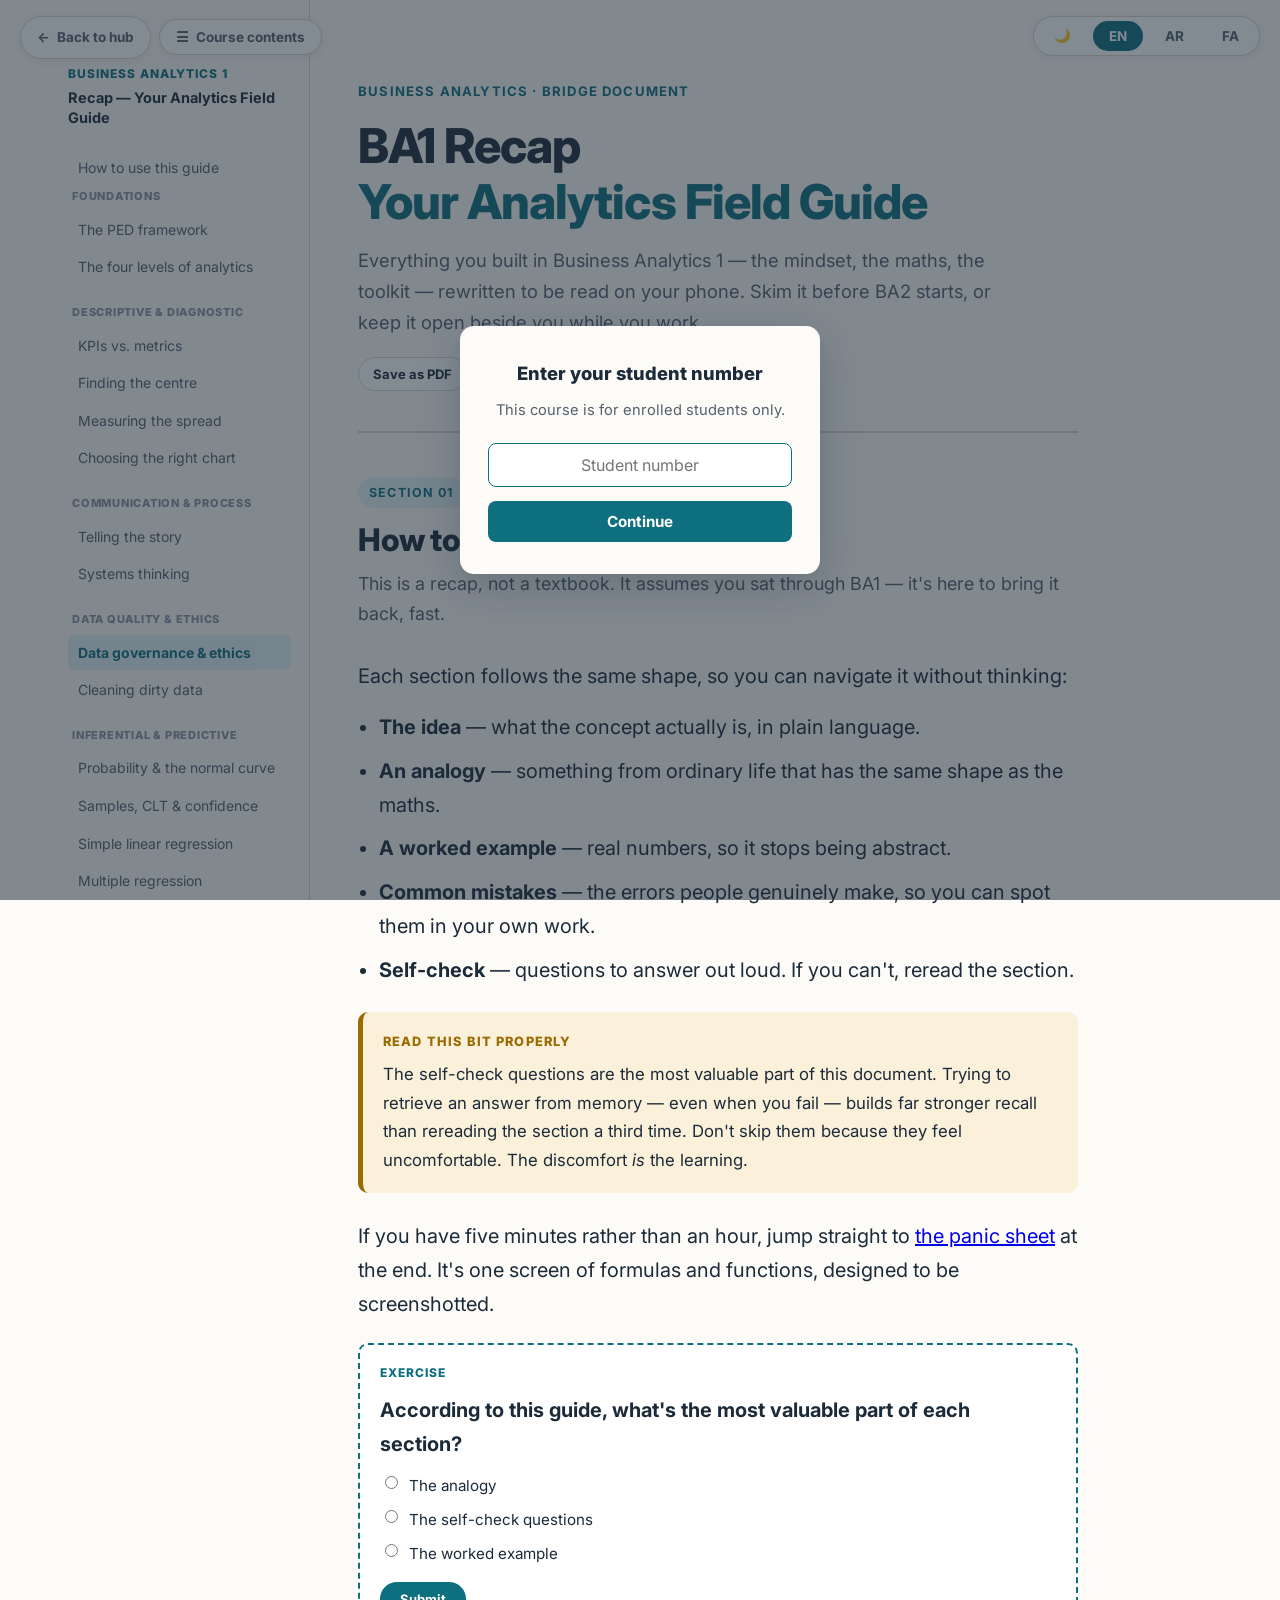
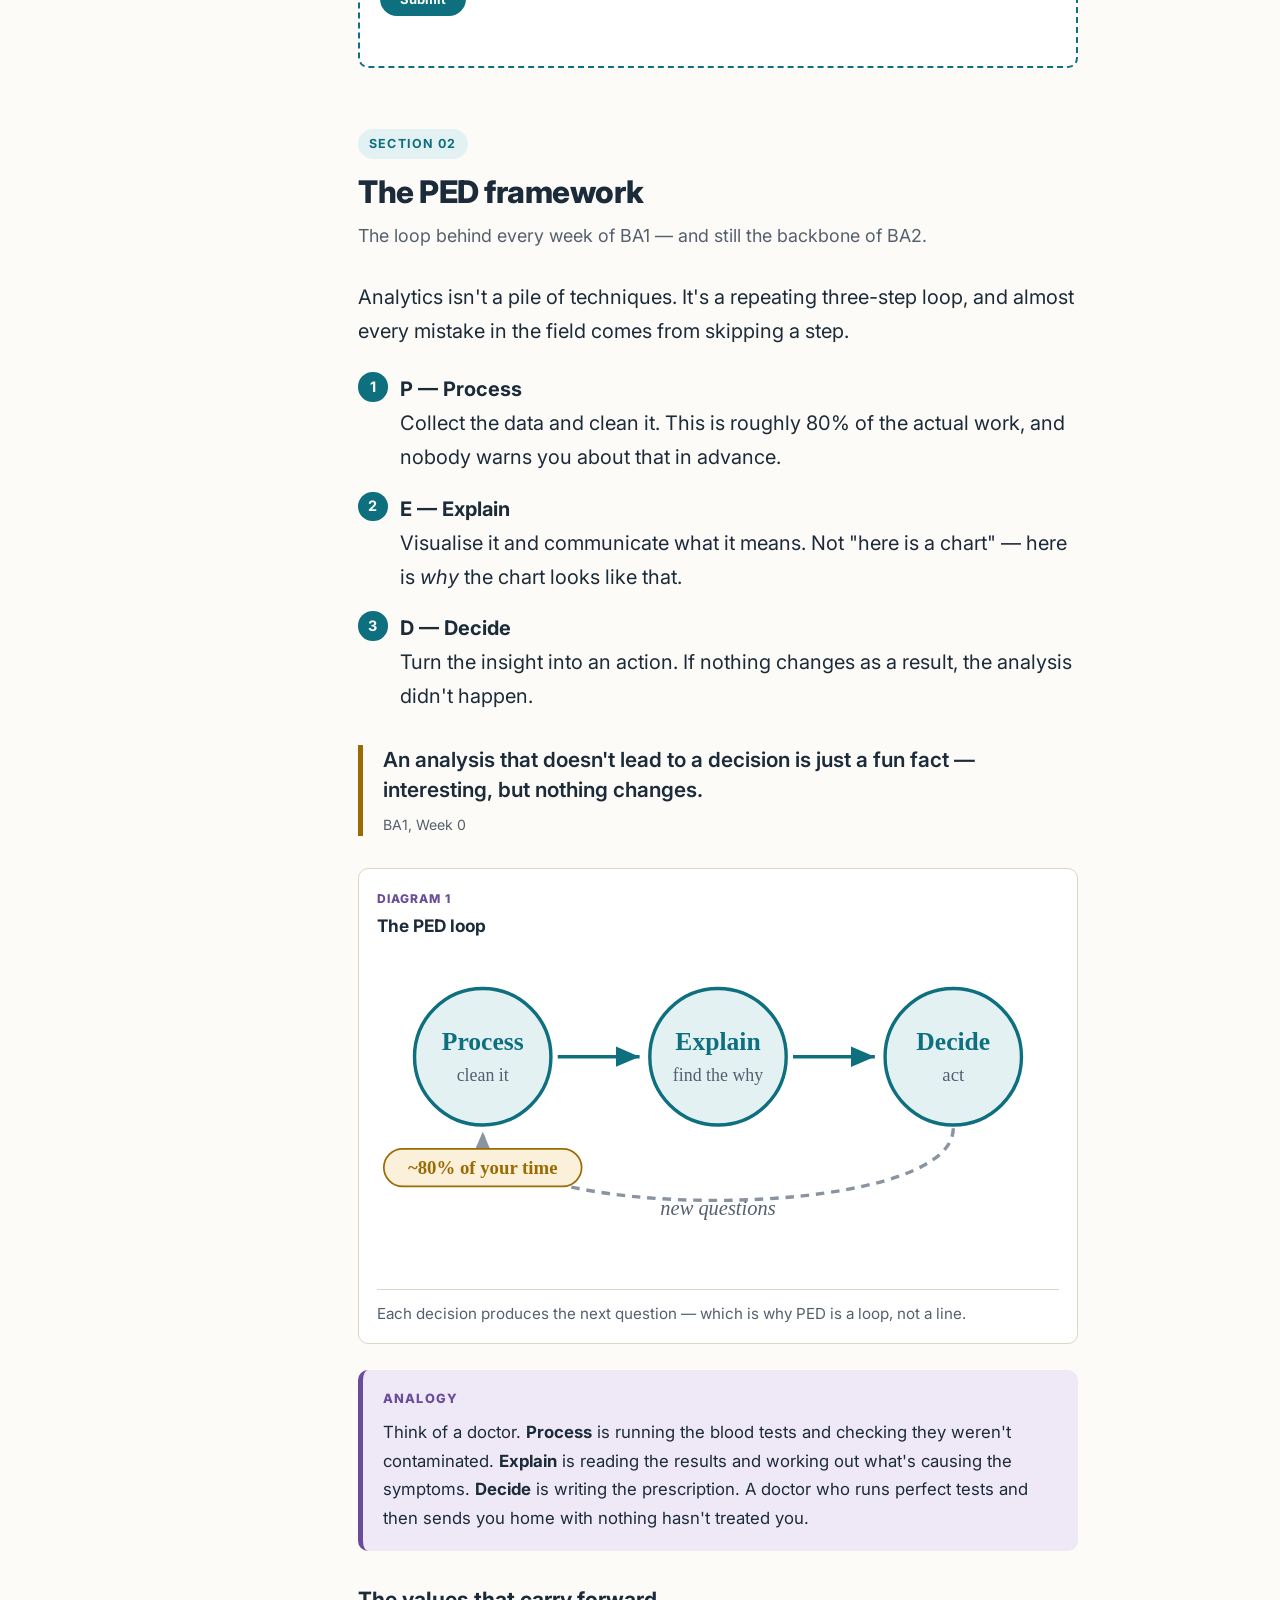
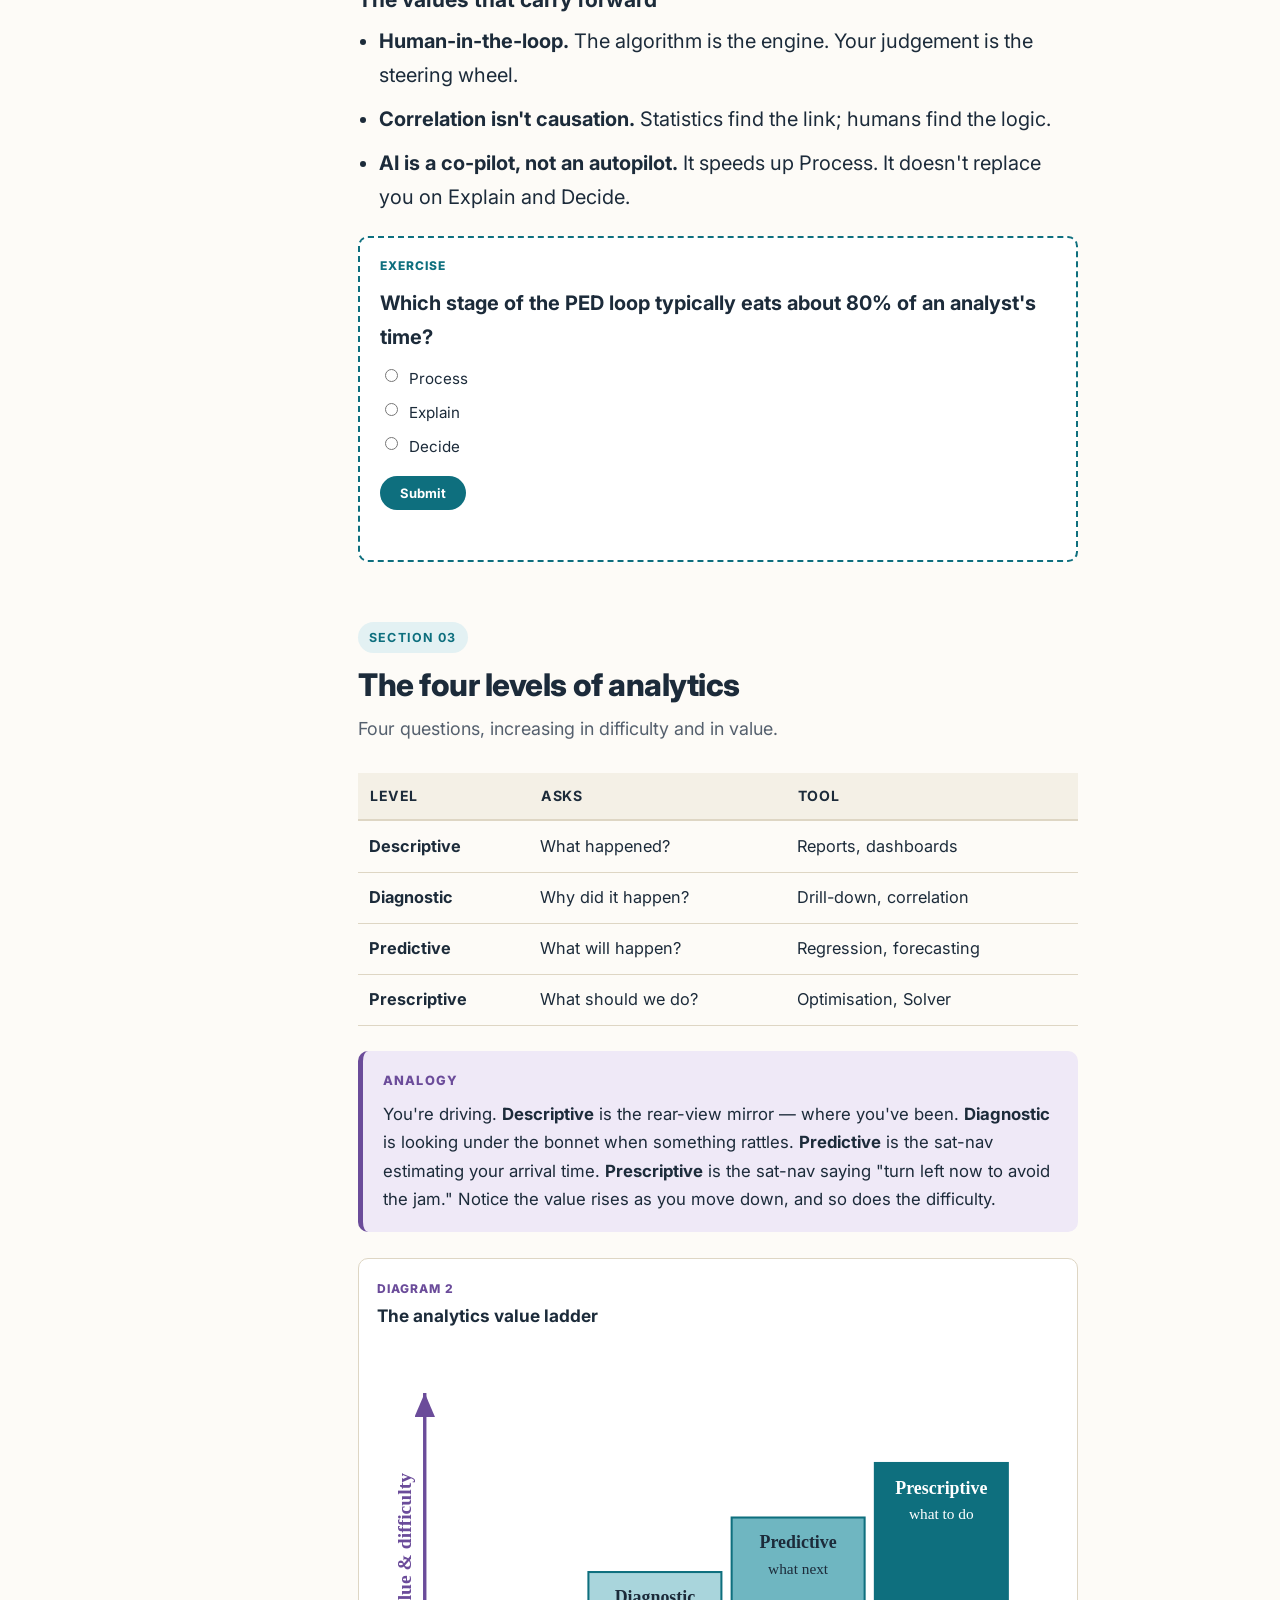
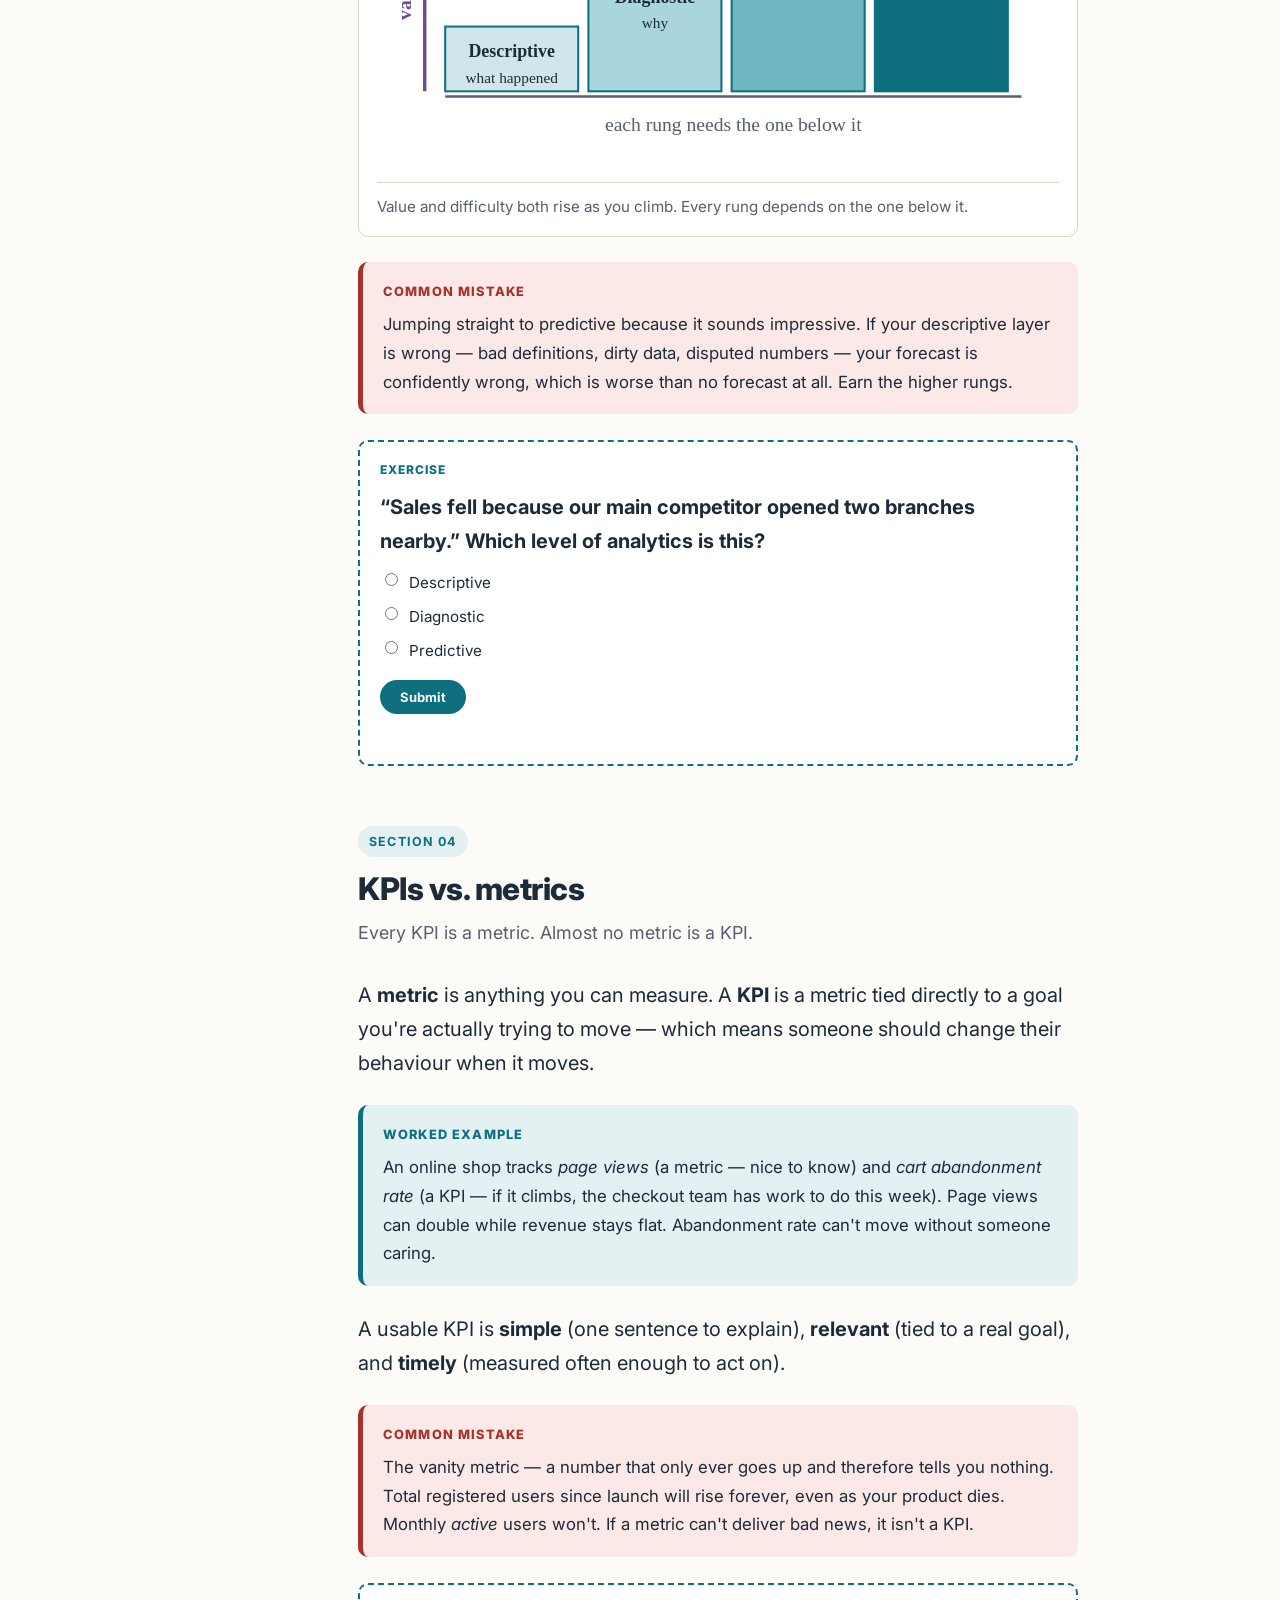
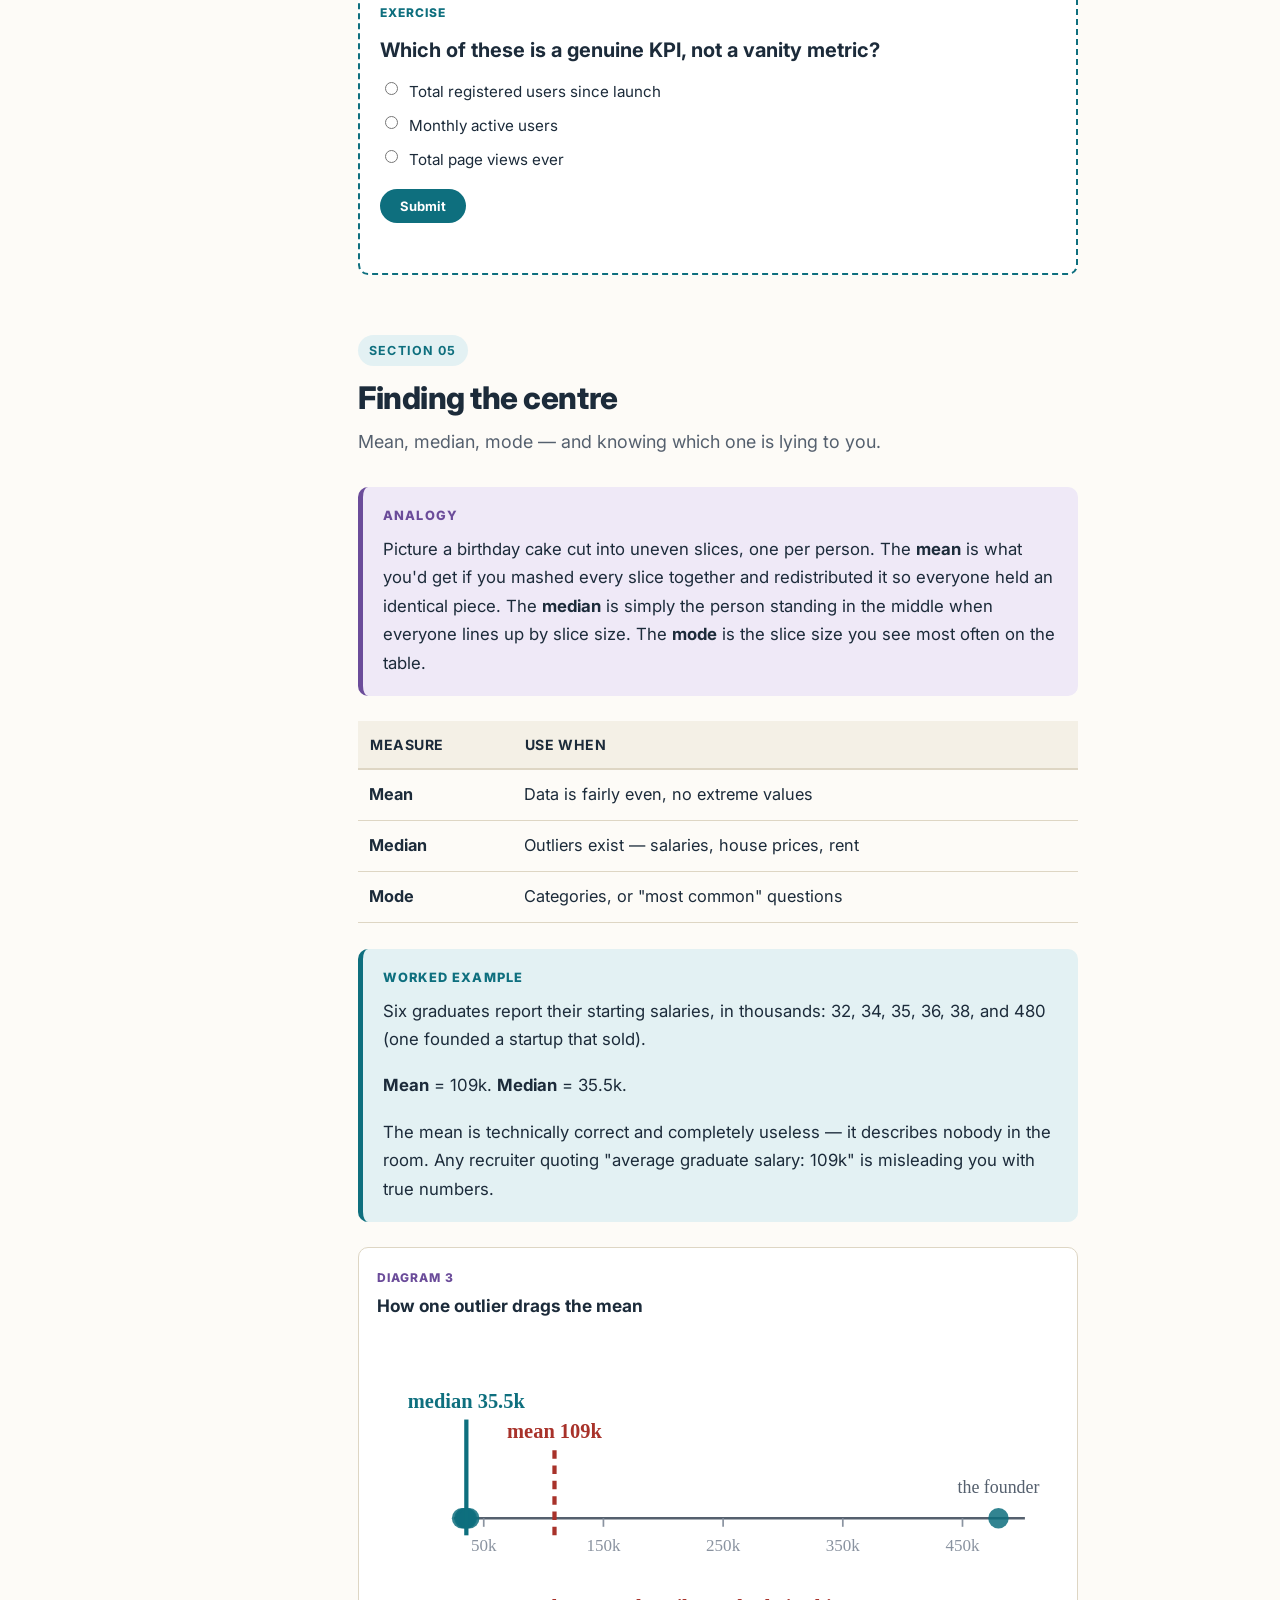
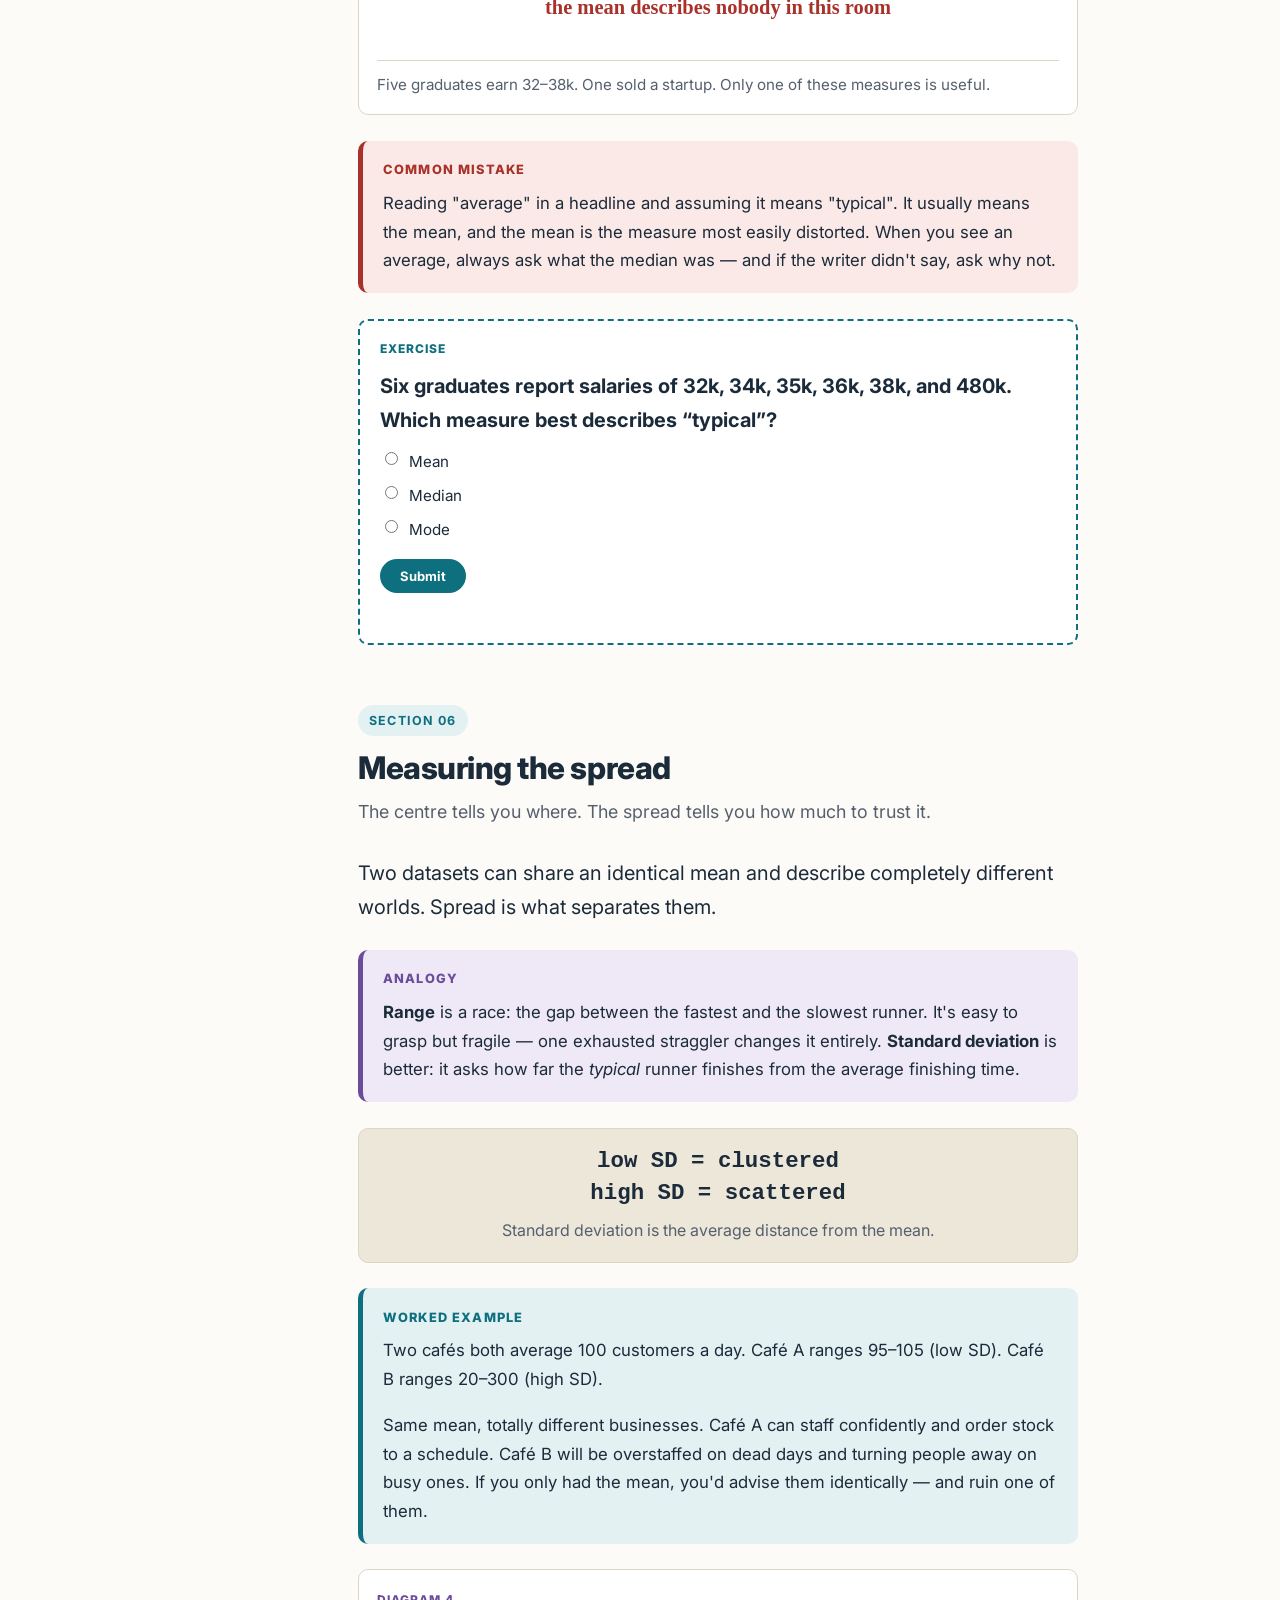
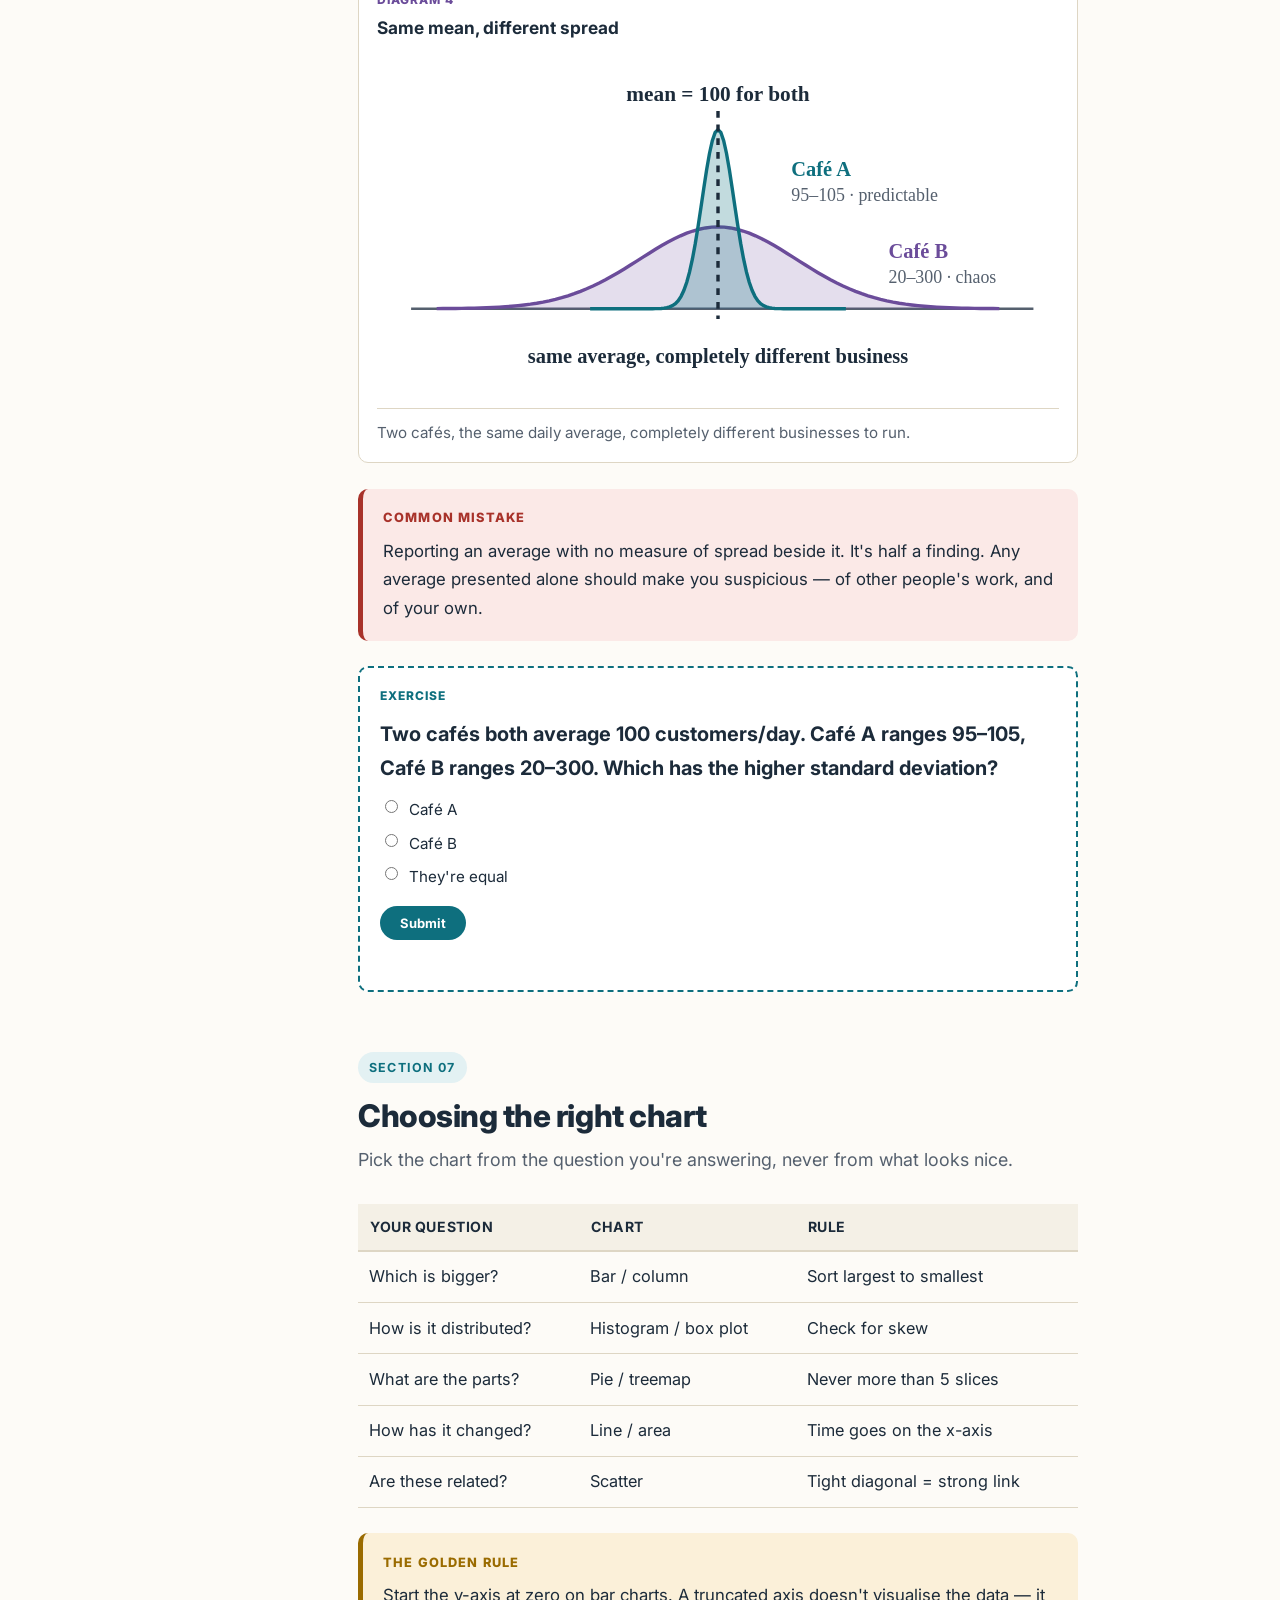
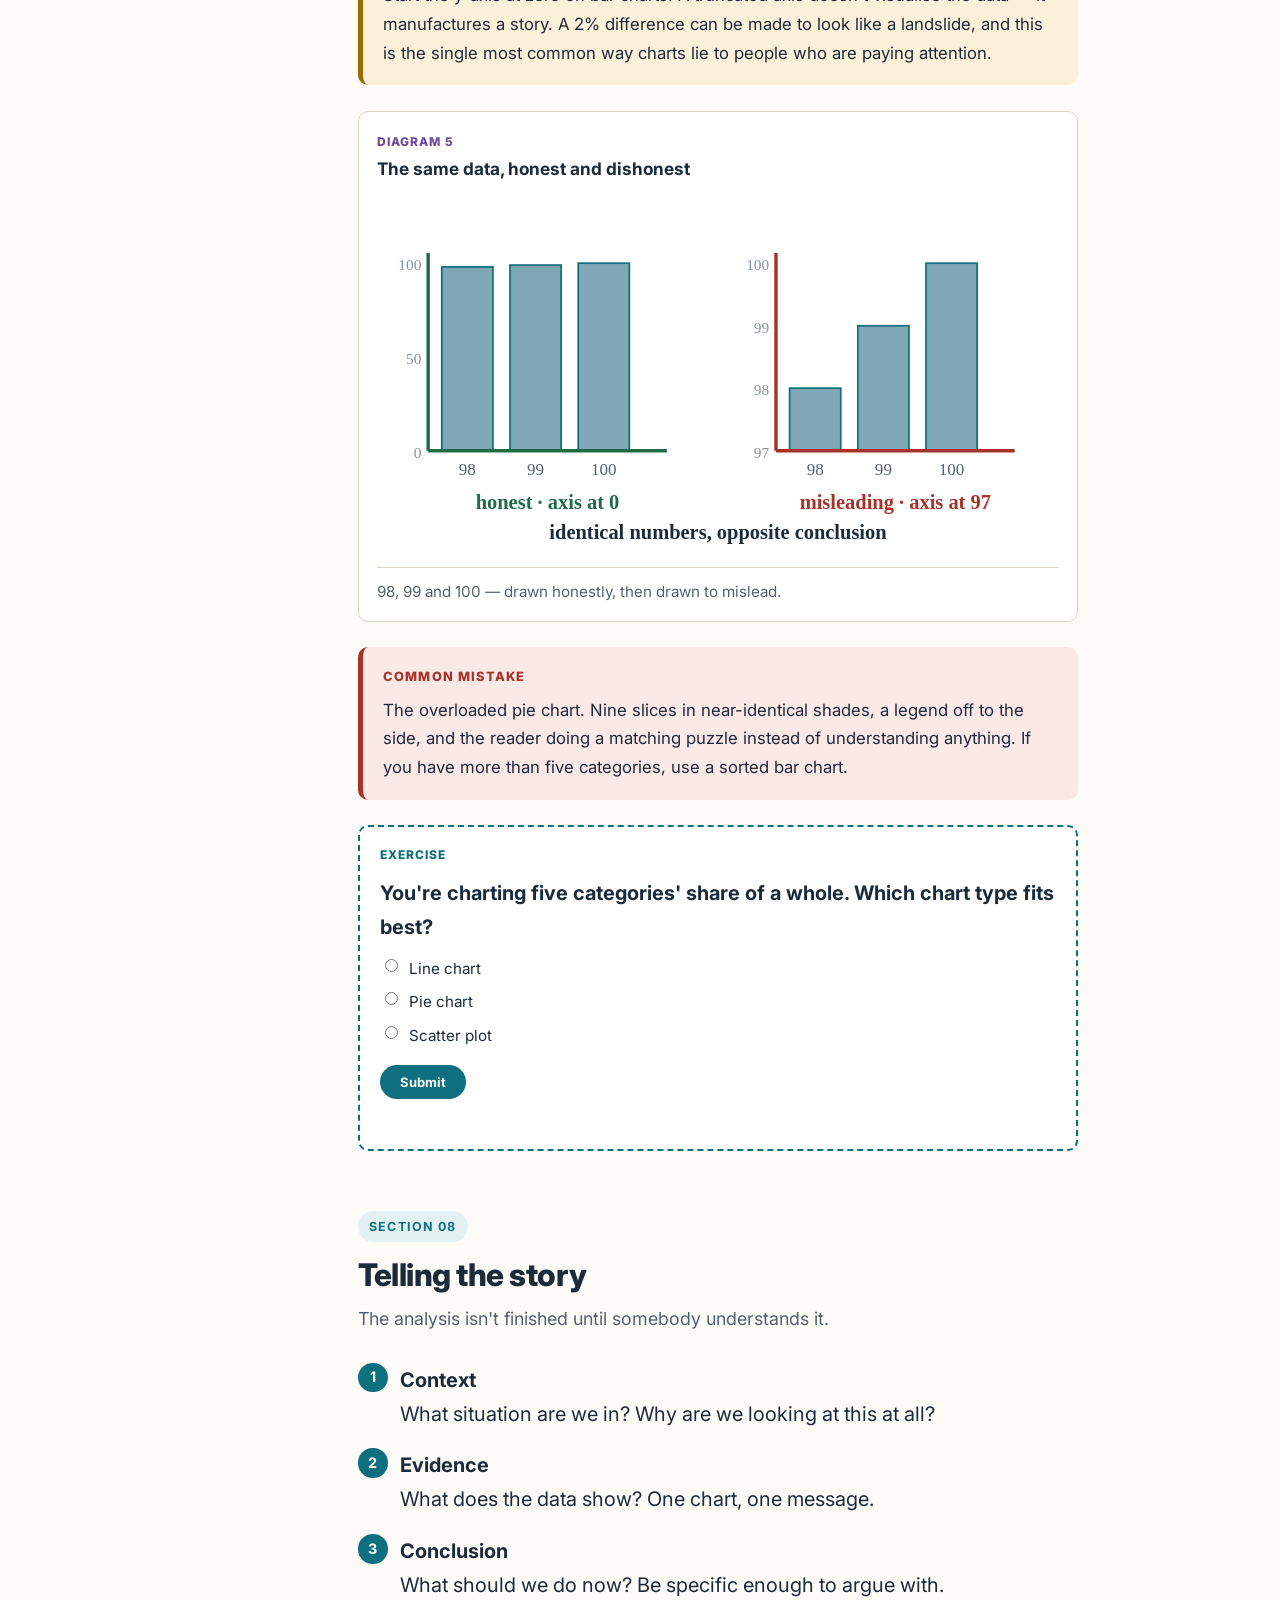
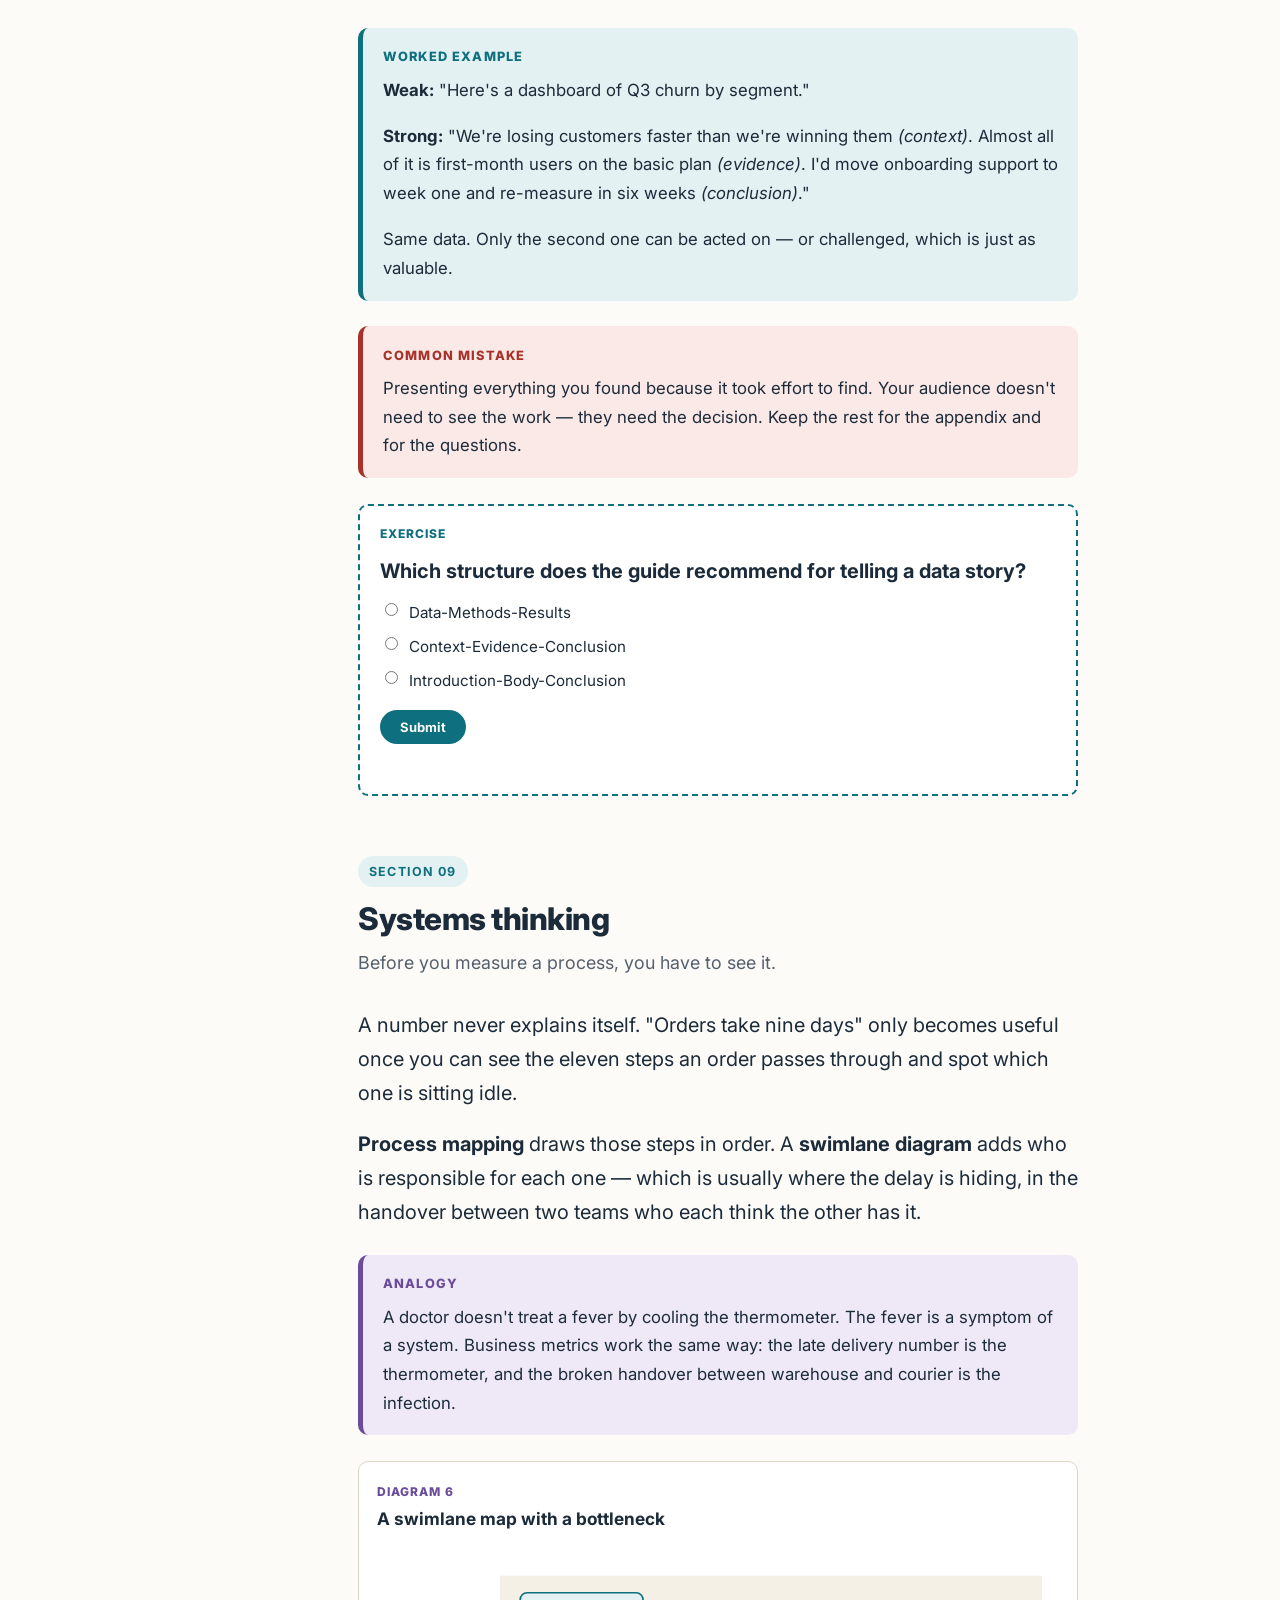
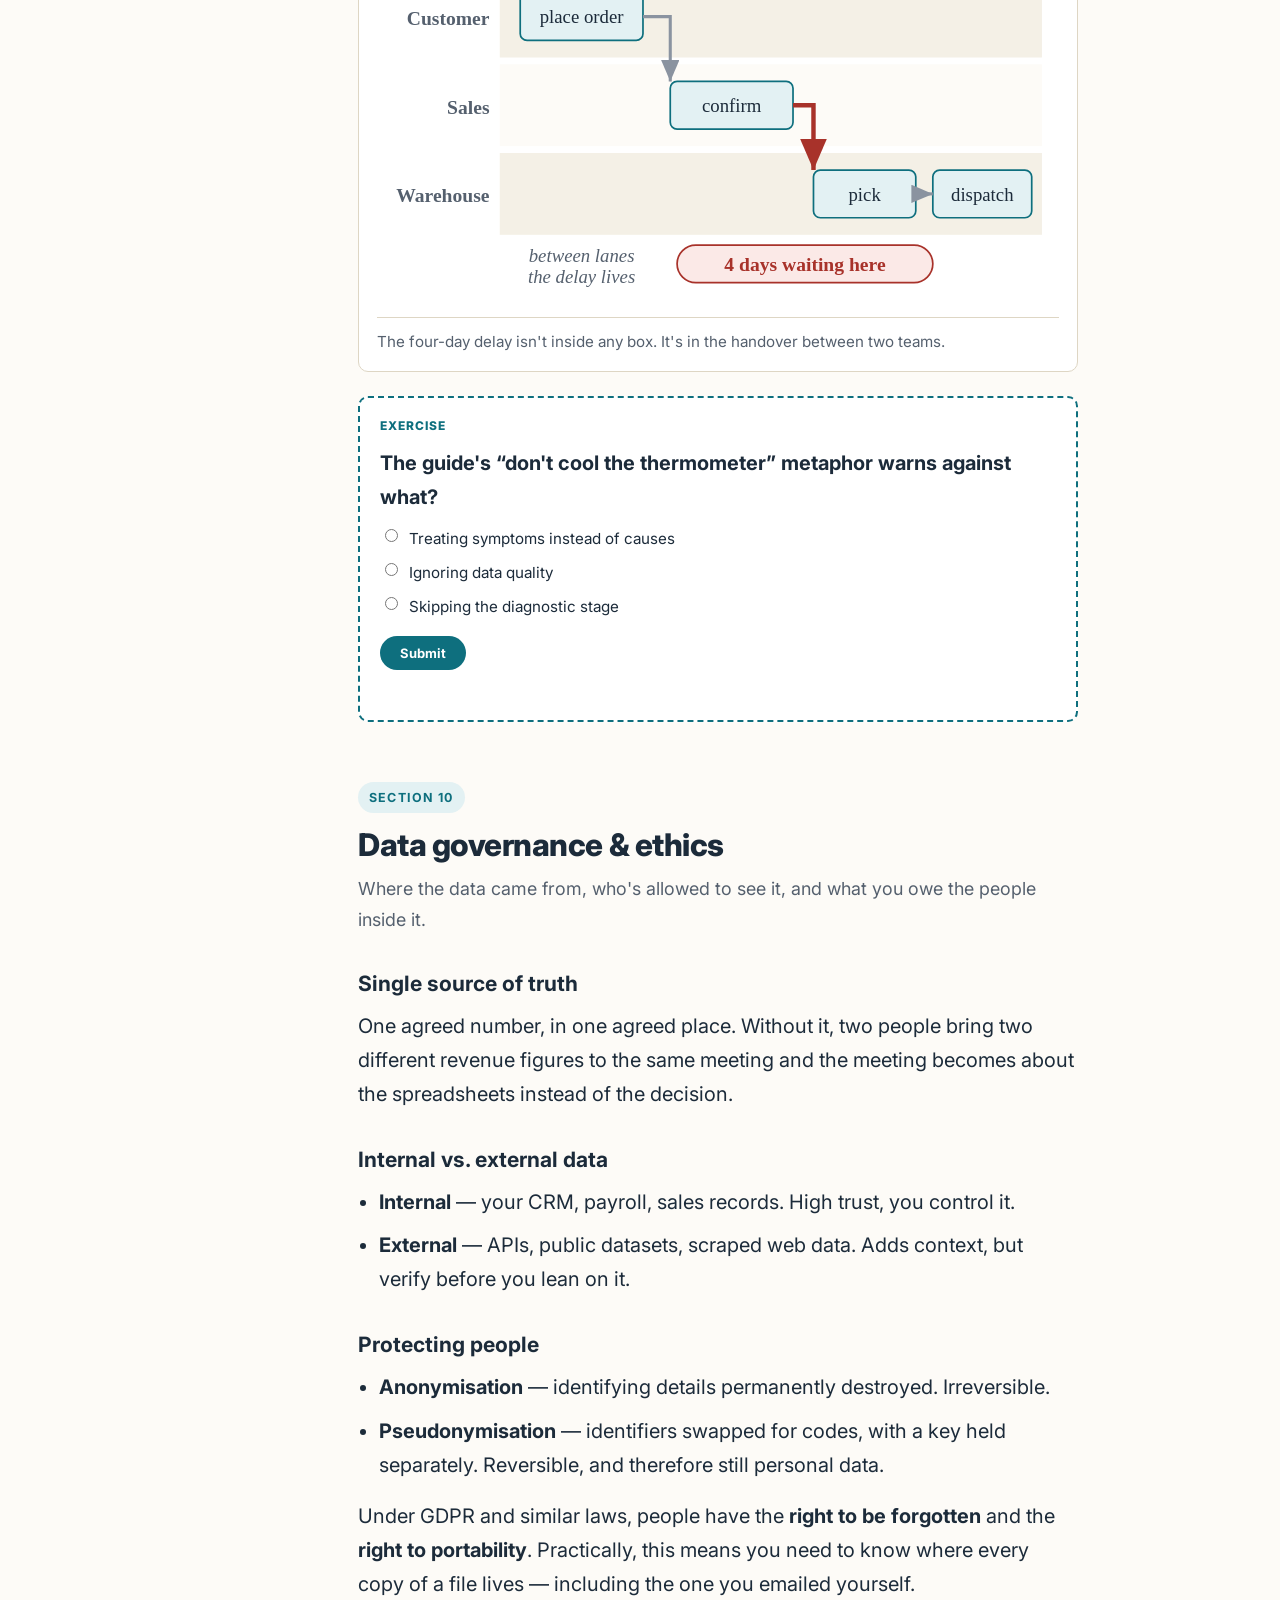
<file: BA1-Recap-Study-Guide.html>
<!DOCTYPE html>
<html lang="en" dir="ltr">
<head>
<meta charset="UTF-8">
<meta name="viewport" content="width=device-width, initial-scale=1.0">
<title>BA1 Recap — Your Analytics Field Guide</title>
<link rel="preconnect" href="https://fonts.googleapis.com">
<link href="https://fonts.googleapis.com/css2?family=Cairo:wght@400;600;700;800&family=Vazirmatn:wght@400;600;700;800&family=Inter:wght@400;600;700;800&display=swap" rel="stylesheet">
<link rel="stylesheet" href="_shared/styles/week.css">
<link rel="stylesheet" href="_shared/styles/auth-gate.css">
<style>
  /* Color variables (--paper, --ink, etc.) and dark-mode overrides come from _shared/styles/week.css,
     loaded above — this page reuses the same palette rather than re-declaring it. */
  *{ box-sizing:border-box; }

  html{ -webkit-text-size-adjust:100%; }

  body{
    margin:0;
    background:var(--paper);
    color:var(--ink);
    font-family:'Inter',-apple-system,BlinkMacSystemFont,"Segoe UI",Roboto,"Helvetica Neue",Arial,sans-serif;
    font-size:19px;
    line-height:1.7;
    -webkit-font-smoothing:antialiased;
  }

  /* ---------- LAYOUT ---------- */
  .shell{ display:flex; min-height:100vh; max-width:1180px; margin:0 auto; }
  .sidebar{
    width:var(--sidebar-w); flex-shrink:0; position:sticky; top:0; height:100vh;
    overflow-y:auto; border-inline-end:1px solid var(--rule);
    /* Cleared to sit below the fixed contents-btn, same fix as _shared/styles/week.css
       (restated here since this rule loads after it and wins). */
    padding:64px 18px 28px 18px;
  }
  .sidebar .brand{ font-size:12px; font-weight:800; letter-spacing:.08em; text-transform:uppercase; color:var(--teal); margin-bottom:4px; }
  .sidebar .brand-sub{ font-size:14.5px; font-weight:700; color:var(--ink); margin-bottom:22px; line-height:1.35; }
  .sidebar nav a{
    display:block; padding:8px 10px; margin-bottom:2px; border-radius:6px;
    color:var(--ink-soft); text-decoration:none; font-size:14px; line-height:1.4;
  }
  .sidebar nav a:hover{ background:var(--paper-2); color:var(--ink); }
  .sidebar nav a.current{ background:var(--teal-bg); color:var(--teal); font-weight:700; }
  .sidebar .grp-label{ font-size:11px; font-weight:800; letter-spacing:.07em; text-transform:uppercase; color:var(--ink-faint); margin:18px 0 6px 4px; }
  .sidebar .grp-label:first-of-type{ margin-top:0; }

  .main{ flex:1; min-width:0; padding:2rem 3rem 4rem 3rem; }

  /* ---------- COVER ---------- */
  .cover{
    max-width:720px;
    padding:3rem 0 2.5rem 0;
    border-bottom:2px solid var(--rule);
    margin-bottom:2.5rem;
  }
  .cover .kicker{
    color:var(--teal);
    font-weight:700;
    font-size:.82rem;
    letter-spacing:.09em;
    text-transform:uppercase;
    margin-bottom:1rem;
  }
  .cover h1{
    font-size:2.5rem;
    line-height:1.15;
    font-weight:800;
    margin:0 0 1rem 0;
    letter-spacing:-.02em;
  }
  .cover h1 em{ font-style:normal; color:var(--teal); display:block; }
  .cover .lede{
    font-size:1.15rem;
    color:var(--ink-soft);
    margin:0;
  }

  /* ---------- TOC (mobile fallback only — sidebar handles nav at desktop widths) ---------- */
  nav.toc{
    display:none;
    background:var(--paper-2);
    border:1px solid var(--rule);
    border-radius:10px;
    padding:1.25rem 1.25rem .5rem 1.25rem;
    margin-bottom:3rem;
  }
  nav.toc h2{
    font-size:.82rem;
    letter-spacing:.09em;
    text-transform:uppercase;
    color:var(--ink-soft);
    margin:0 0 .9rem 0;
    font-weight:700;
  }
  nav.toc ol{ margin:0; padding:0; list-style:none; counter-reset:toc; }
  nav.toc li{ counter-increment:toc; border-bottom:1px solid var(--rule); }
  nav.toc li:last-child{ border-bottom:none; }
  nav.toc a{
    display:block;
    padding:.8rem 0;
    color:var(--ink);
    text-decoration:none;
    font-size:1.08rem;
  }
  nav.toc a::before{
    content:counter(toc,decimal-leading-zero);
    color:var(--teal);
    font-weight:700;
    font-variant-numeric:tabular-nums;
    margin-right:.7rem;
  }

  /* ---------- SECTIONS ---------- */
  section{ margin-bottom:3.5rem; scroll-margin-top:1.5rem; max-width:720px; }

  .sec-num{
    display:inline-block;
    font-size:.78rem;
    font-weight:700;
    letter-spacing:.09em;
    text-transform:uppercase;
    color:var(--teal);
    background:var(--teal-bg);
    padding:.3rem .7rem;
    border-radius:100px;
    margin-bottom:.9rem;
  }
  h2{
    font-size:1.95rem;
    line-height:1.2;
    font-weight:800;
    margin:0 0 .6rem 0;
    letter-spacing:-.015em;
  }
  .standfirst{
    font-size:1.12rem;
    color:var(--ink-soft);
    margin:0 0 1.8rem 0;
  }
  h3{
    font-size:1.32rem;
    font-weight:700;
    margin:2.2rem 0 .7rem 0;
    line-height:1.3;
  }
  h4{
    font-size:1.08rem;
    font-weight:700;
    margin:1.6rem 0 .5rem 0;
  }
  p{ margin:0 0 1.1rem 0; }
  ul,ol{ margin:0 0 1.1rem 0; padding-left:1.3rem; }
  li{ margin-bottom:.6rem; }
  strong{ font-weight:700; }

  hr.div{
    border:none;
    border-top:1px solid var(--rule);
    margin:2.5rem 0;
  }

  /* ---------- CALLOUTS ---------- */
  .box{
    border-radius:10px;
    padding:1.15rem 1.25rem;
    margin:1.6rem 0;
    font-size:1.05rem;
  }
  .box p:last-child, .box ul:last-child, .box ol:last-child{ margin-bottom:0; }
  .box .box-label{
    display:block;
    font-size:.8rem;
    font-weight:800;
    letter-spacing:.09em;
    text-transform:uppercase;
    margin-bottom:.5rem;
  }

  .analogy{ background:var(--lav-bg); border-left:5px solid var(--lav); }
  .analogy .box-label{ color:var(--lav); }

  .mistake{ background:var(--red-bg); border-left:5px solid var(--red); }
  .mistake .box-label{ color:var(--red); }

  .keypoint{ background:var(--amber-bg); border-left:5px solid var(--amber); }
  .keypoint .box-label{ color:var(--amber); }

  .example{ background:var(--teal-bg); border-left:5px solid var(--teal); }
  .example .box-label{ color:var(--teal); }

  .selfcheck{
    background:var(--green-bg);
    border:1px solid var(--green);
    border-radius:10px;
    padding:1.15rem 1.25rem;
    margin:2rem 0 0 0;
  }
  .selfcheck .box-label{
    display:block;
    font-size:.75rem; font-weight:800; letter-spacing:.09em;
    text-transform:uppercase; color:var(--green); margin-bottom:.6rem;
  }
  .selfcheck ol{ margin:0; padding-left:1.2rem; }
  .selfcheck li{ margin-bottom:.55rem; }
  .selfcheck li:last-child{ margin-bottom:0; }

  /* ---------- FORMULA ---------- */
  .formula{
    background:var(--paper-3);
    border:1px solid var(--rule);
    border-radius:10px;
    padding:1.1rem 1.25rem;
    margin:1.5rem 0;
    text-align:center;
  }
  .formula .eq{
    font-family:"SF Mono",Menlo,Consolas,"Liberation Mono",monospace;
    font-size:1.4rem;
    font-weight:700;
    color:var(--ink);
    display:block;
    margin-bottom:.5rem;
    line-height:1.4;
  }
  .formula .note{
    font-size:1rem;
    color:var(--ink-soft);
    display:block;
  }

  /* ---------- DIAGRAMS ---------- */
  .diagram{
    border:1px solid #DED6C4;
    background:#fff;
    border-radius:10px;
    padding:1.25rem 1rem 1rem 1rem;
    margin:2rem 0;
  }
  /* Diagram card text stays pinned to its light-theme colors, since the card itself (background:#fff
     above) stays literal white in dark mode too. */
  .diagram .fig{
    font-size:.78rem;
    font-weight:800;
    letter-spacing:.09em;
    text-transform:uppercase;
    color:#6B4C9A;
    margin-bottom:.35rem;
  }
  .diagram .fig-title{
    font-weight:700;
    font-size:1.12rem;
    line-height:1.3;
    margin-bottom:.9rem;
    color:#1C2B3A;
  }
  .diagram .fig-art{ margin:0 0 .85rem 0; }
  .diagram .fig-art img{ width:100%; height:auto; display:block; }
  .diagram figcaption{
    font-size:.98rem;
    color:#55606E;
    border-top:1px solid #DED6C4;
    padding-top:.7rem;
    margin:0;
  }

  /* ---------- TABLES ---------- */
  .table-scroll{ overflow-x:auto; margin:1.4rem 0; -webkit-overflow-scrolling:touch; }
  table{
    width:100%;
    border-collapse:collapse;
    font-size:1.02rem;
    min-width:20rem;
  }
  th{
    text-align:left;
    background:var(--paper-2);
    color:var(--ink);
    font-weight:700;
    font-size:.88rem;
    letter-spacing:.04em;
    text-transform:uppercase;
    padding:.7rem .75rem;
    border-bottom:2px solid var(--rule);
  }
  td{
    padding:.7rem;
    border-bottom:1px solid var(--rule);
    vertical-align:top;
  }
  td code, .mono{
    font-family:"SF Mono",Menlo,Consolas,"Liberation Mono",monospace;
    font-size:.95rem;
    color:var(--teal);
    background:var(--teal-bg);
    padding:.12rem .35rem;
    border-radius:4px;
    white-space:nowrap;
  }

  /* ---------- QUOTE ---------- */
  blockquote{
    margin:2rem 0;
    padding:0 0 0 1.25rem;
    border-left:5px solid var(--amber);
    font-size:1.3rem;
    line-height:1.45;
    font-weight:600;
  }
  blockquote cite{
    display:block;
    margin-top:.6rem;
    font-size:.88rem;
    font-weight:400;
    font-style:normal;
    color:var(--ink-soft);
  }

  /* ---------- STEPS ---------- */
  .steps{ margin:1.5rem 0; padding:0; list-style:none; counter-reset:st; }
  .steps li{
    counter-increment:st;
    position:relative;
    padding-left:2.6rem;
    margin-bottom:1.1rem;
  }
  .steps li::before{
    content:counter(st);
    position:absolute; left:0; top:0;
    width:1.85rem; height:1.85rem;
    background:var(--teal); color:#fff;
    border-radius:50%;
    display:flex; align-items:center; justify-content:center;
    font-size:.9rem; font-weight:700;
  }
  .steps strong{ display:block; }

  /* ---------- PANIC SHEET ---------- */
  .panic{
    background:var(--paper-2);
    border:2px solid var(--ink);
    border-radius:12px;
    padding:1.4rem 1.25rem;
    margin-top:1.5rem;
  }
  .panic h3{ margin-top:1.5rem; font-size:1rem; text-transform:uppercase; letter-spacing:.06em; color:var(--teal); }
  .panic h3:first-child{ margin-top:0; }
  .panic table{ font-size:.9rem; }
  .panic td{ padding:.5rem .6rem; }

  .top-link{
    display:inline-block;
    margin-top:1.5rem;
    font-size:.85rem;
    color:var(--teal);
    text-decoration:none;
    font-weight:600;
  }

  footer{
    margin-top:3rem;
    padding-top:1.5rem;
    border-top:2px solid var(--rule);
    font-size:.88rem;
    color:var(--ink-faint);
    text-align:center;
  }

  /* ---------- PRINT ---------- */
  @media print{
    @page{ size:A4; margin:16mm 15mm; }
    body{ background:#fff; font-size:12pt; line-height:1.55; }
    .sidebar{ display:none; }
    .shell{ display:block; max-width:100%; }
    .main{ max-width:100%; padding:0; }
    section{ max-width:100%; }
    nav.toc{ display:block; page-break-after:always; }
    section{ page-break-inside:auto; margin-bottom:2rem; }
    h2{ page-break-after:avoid; font-size:18pt; }
    h3,h4{ page-break-after:avoid; }
    .box,.diagram,.formula,.selfcheck,blockquote,table{ page-break-inside:avoid; }
    .diagram .drop{ min-height:5rem; }
    .top-link{ display:none; }
    .cover{ page-break-after:always; max-width:100%; }
    a{ color:var(--ink); text-decoration:none; }
  }

  @media (min-width:48rem){
    body{ font-size:20px; }
    .cover h1{ font-size:3rem; }
  }

  @media (max-width:900px){
    .sidebar{ display:none; }
    .shell{ display:block; max-width:100%; }
    /* Top padding cleared to sit below the fixed contents-btn (~16px top + ~40px tall) — same overlap
       fix applied to _shared/styles/week.css, restated here since this rule loads after it and wins. */
    .main{ max-width:100%; padding:76px 1.25rem 4rem 1.25rem; }
    nav.toc{ display:block; }
    .contents-btn span{ display:none; }
    .contents-btn{ padding:9px 12px; }
  }
</style>
</head>
<body data-week-id="ba1-recap">

<div class="langbar">
  <button type="button" class="theme-toggle" id="themeToggle" aria-label="Switch to dark mode">&#127769;</button>
  <button data-setlang="en" class="active">EN</button>
  <button data-setlang="ar">AR</button>
  <button data-setlang="fa">FA</button>
</div>

<div class="topbar-start">
  <a class="pill-btn back-btn" id="backBtn" href="ba2/hub/index.html">
    &#8592; <span data-lang="en" class="active">Back to hub</span><span data-lang="ar">العودة إلى المقرر</span><span data-lang="fa">بازگشت به دوره</span>
  </a>
  <button type="button" class="pill-btn contents-btn" id="contentsBtn">
    &#9776; <span data-lang="en" class="active">Course contents</span><span data-lang="ar">محتوى المقرر</span><span data-lang="fa">محتوای دوره</span>
  </button>
</div>
<div class="contents-overlay" id="contentsOverlay" hidden></div>
<div class="contents-panel" id="contentsPanel" hidden>
  <div class="contents-panel-head">
    <span data-lang="en" class="active">Course contents</span><span data-lang="ar">محتوى المقرر</span><span data-lang="fa">محتوای دوره</span>
    <button type="button" class="contents-close" id="contentsClose" aria-label="Close">&times;</button>
  </div>
  <ul class="contents-list" id="contentsList"></ul>
</div>

<div class="shell">
  <aside class="sidebar">
    <div class="brand">
      <span data-lang="en" class="active">Business Analytics 1</span>
      <span data-lang="ar">تحليلات الأعمال 1</span>
      <span data-lang="fa">تحلیل کسب‌وکار ۱</span>
    </div>
    <div class="brand-sub">
      <span data-lang="en" class="active">Recap — Your Analytics Field Guide</span>
      <span data-lang="ar">مراجعة — دليلك الميداني في التحليلات</span>
      <span data-lang="fa">مرور — راهنمای میدانی تحلیل تو</span>
    </div>
    <nav>
      <div data-lang="en" class="active">
        <a href="#how-to-use" class="current">How to use this guide</a>
        <div class="grp-label">Foundations</div>
        <a href="#ped">The PED framework</a>
        <a href="#levels">The four levels of analytics</a>
        <div class="grp-label">Descriptive &amp; diagnostic</div>
        <a href="#kpi">KPIs vs. metrics</a>
        <a href="#centre">Finding the centre</a>
        <a href="#spread">Measuring the spread</a>
        <a href="#charts">Choosing the right chart</a>
        <div class="grp-label">Communication &amp; process</div>
        <a href="#story">Telling the story</a>
        <a href="#systems">Systems thinking</a>
        <div class="grp-label">Data quality &amp; ethics</div>
        <a href="#governance">Data governance &amp; ethics</a>
        <a href="#cleaning">Cleaning dirty data</a>
        <div class="grp-label">Inferential &amp; predictive</div>
        <a href="#normal">Probability &amp; the normal curve</a>
        <a href="#sampling">Samples, CLT &amp; confidence</a>
        <a href="#regression">Simple linear regression</a>
        <a href="#multiple">Multiple regression</a>
        <a href="#timeseries">Time series &amp; growth</a>
        <div class="grp-label">Prescriptive</div>
        <a href="#optimisation">Optimisation &amp; Solver</a>
        <div class="grp-label">Reference</div>
        <a href="#excel">Excel reference</a>
        <a href="#glossary">Glossary</a>
        <a href="#bridge">Where BA2 picks up</a>
        <a href="#panic">The panic sheet</a>
      </div>
      <div data-lang="ar">
        <a href="#how-to-use" class="current">كيفية استخدام هذا الدليل</a>
        <div class="grp-label">الأساسيات</div>
        <a href="#ped">إطار PED</a>
        <a href="#levels">المستويات الأربعة للتحليلات</a>
        <div class="grp-label">الوصفي والتشخيصي</div>
        <a href="#kpi">مؤشرات الأداء مقابل المقاييس</a>
        <a href="#centre">إيجاد المركز</a>
        <a href="#spread">قياس التشتت</a>
        <a href="#charts">اختيار الرسم البياني المناسب</a>
        <div class="grp-label">التواصل والعملية</div>
        <a href="#story">سرد القصة</a>
        <a href="#systems">التفكير المنظومي</a>
        <div class="grp-label">جودة البيانات والأخلاقيات</div>
        <a href="#governance">حوكمة البيانات والأخلاقيات</a>
        <a href="#cleaning">تنظيف البيانات غير النظيفة</a>
        <div class="grp-label">الاستدلالي والتنبؤي</div>
        <a href="#normal">الاحتمالات والمنحنى الطبيعي</a>
        <a href="#sampling">العينات ونظرية النهاية المركزية والثقة</a>
        <a href="#regression">الانحدار الخطي البسيط</a>
        <a href="#multiple">الانحدار المتعدد</a>
        <a href="#timeseries">السلاسل الزمنية والنمو</a>
        <div class="grp-label">التوجيهي</div>
        <a href="#optimisation">التحسين وأداة Solver</a>
        <div class="grp-label">مرجع</div>
        <a href="#excel">مرجع Excel</a>
        <a href="#glossary">قائمة المصطلحات</a>
        <a href="#bridge">من أين يبدأ BA2</a>
        <a href="#panic">ورقة الطوارئ</a>
      </div>
      <div data-lang="fa">
        <a href="#how-to-use" class="current">چگونه از این راهنما استفاده کنیم</a>
        <div class="grp-label">مبانی</div>
        <a href="#ped">چارچوب PED</a>
        <a href="#levels">چهار سطح تحلیل</a>
        <div class="grp-label">توصیفی و تشخیصی</div>
        <a href="#kpi">شاخص‌های کلیدی عملکرد در برابر معیارها</a>
        <a href="#centre">یافتن مرکز</a>
        <a href="#spread">اندازه‌گیری پراکندگی</a>
        <a href="#charts">انتخاب نمودار مناسب</a>
        <div class="grp-label">ارتباط و فرایند</div>
        <a href="#story">روایت داستان</a>
        <a href="#systems">تفکر سیستمی</a>
        <div class="grp-label">کیفیت داده و اخلاق</div>
        <a href="#governance">حاکمیت داده و اخلاق</a>
        <a href="#cleaning">پاک‌سازی داده‌های ناتمیز</a>
        <div class="grp-label">استنباطی و پیش‌بینی‌کننده</div>
        <a href="#normal">احتمال و منحنی نرمال</a>
        <a href="#sampling">نمونه‌ها، قضیه حد مرکزی و اطمینان</a>
        <a href="#regression">رگرسیون خطی ساده</a>
        <a href="#multiple">رگرسیون چندگانه</a>
        <a href="#timeseries">سری‌های زمانی و رشد</a>
        <div class="grp-label">تجویزی</div>
        <a href="#optimisation">بهینه‌سازی و Solver</a>
        <div class="grp-label">مرجع</div>
        <a href="#excel">مرجع اکسل</a>
        <a href="#glossary">واژه‌نامه</a>
        <a href="#bridge">از کجا BA2 ادامه می‌دهد</a>
        <a href="#panic">برگه اضطراری</a>
      </div>
    </nav>
  </aside>

  <main class="main">

<!-- ============ COVER ============ -->
<header class="cover" id="top">
  <div class="kicker">
    <span data-lang="en" class="active">Business Analytics &middot; Bridge Document</span>
    <span data-lang="ar">تحليلات الأعمال &middot; وثيقة الجسر</span>
    <span data-lang="fa">تحلیل کسب‌وکار &middot; سند پل</span>
  </div>
  <div data-lang="en" class="active">
    <h1>BA1 Recap<em>Your Analytics Field Guide</em></h1>
    <p class="lede">Everything you built in Business Analytics 1 — the mindset, the maths, the toolkit — rewritten to be read on your phone. Skim it before BA2 starts, or keep it open beside you while you work.</p>
  </div>
  <div data-lang="ar">
    <h1>مراجعة BA1<em>دليلك الميداني في التحليلات</em></h1>
    <p class="lede">كل ما بنيته في تحليلات الأعمال 1 — العقلية والرياضيات والأدوات — أُعيدت كتابته ليُقرأ على هاتفك. تصفّحه سريعًا قبل بدء BA2، أو أبقه مفتوحًا بجانبك أثناء العمل.</p>
  </div>
  <div data-lang="fa">
    <h1>مرور BA1<em>راهنمای میدانی تحلیل تو</em></h1>
    <p class="lede">هر آنچه در تحلیل کسب‌وکار ۱ ساختی — طرز فکر، ریاضیات، ابزارها — طوری بازنویسی شده که روی گوشی‌ات خوانده شود. پیش از شروع BA2 آن را مرور کن، یا هنگام کار کنارت باز نگه‌دار.</p>
  </div>
  <div class="cover-tools">
    <button type="button" class="tool-btn" onclick="window.print()">
      <span data-lang="en" class="active">Save as PDF</span>
      <span data-lang="ar">حفظ كملف PDF</span>
      <span data-lang="fa">ذخیره به‌صورت PDF</span>
    </button>
  </div>
</header>

<!-- ============ TOC ============ -->
<nav class="toc">
  <div data-lang="en" class="active">
    <h2>What's inside</h2>
    <ol>
      <li><a href="#how-to-use">How to use this guide</a></li>
      <li><a href="#ped">The PED framework</a></li>
      <li><a href="#levels">The four levels of analytics</a></li>
      <li><a href="#kpi">KPIs vs. metrics</a></li>
      <li><a href="#centre">Finding the centre</a></li>
      <li><a href="#spread">Measuring the spread</a></li>
      <li><a href="#charts">Choosing the right chart</a></li>
      <li><a href="#story">Telling the story</a></li>
      <li><a href="#systems">Systems thinking</a></li>
      <li><a href="#governance">Data governance &amp; ethics</a></li>
      <li><a href="#cleaning">Cleaning dirty data</a></li>
      <li><a href="#normal">Probability &amp; the normal curve</a></li>
      <li><a href="#sampling">Samples, CLT &amp; confidence</a></li>
      <li><a href="#regression">Simple linear regression</a></li>
      <li><a href="#multiple">Multiple regression</a></li>
      <li><a href="#timeseries">Time series &amp; growth</a></li>
      <li><a href="#optimisation">Optimisation &amp; Solver</a></li>
      <li><a href="#excel">Excel reference</a></li>
      <li><a href="#glossary">Glossary</a></li>
      <li><a href="#bridge">Where BA2 picks up</a></li>
      <li><a href="#panic">The panic sheet</a></li>
    </ol>
  </div>
  <div data-lang="ar">
    <h2>ما الذي يحتويه هذا الدليل</h2>
    <ol>
      <li><a href="#how-to-use">كيفية استخدام هذا الدليل</a></li>
      <li><a href="#ped">إطار PED</a></li>
      <li><a href="#levels">المستويات الأربعة للتحليلات</a></li>
      <li><a href="#kpi">مؤشرات الأداء مقابل المقاييس</a></li>
      <li><a href="#centre">إيجاد المركز</a></li>
      <li><a href="#spread">قياس التشتت</a></li>
      <li><a href="#charts">اختيار الرسم البياني المناسب</a></li>
      <li><a href="#story">سرد القصة</a></li>
      <li><a href="#systems">التفكير المنظومي</a></li>
      <li><a href="#governance">حوكمة البيانات والأخلاقيات</a></li>
      <li><a href="#cleaning">تنظيف البيانات غير النظيفة</a></li>
      <li><a href="#normal">الاحتمالات والمنحنى الطبيعي</a></li>
      <li><a href="#sampling">العينات ونظرية النهاية المركزية والثقة</a></li>
      <li><a href="#regression">الانحدار الخطي البسيط</a></li>
      <li><a href="#multiple">الانحدار المتعدد</a></li>
      <li><a href="#timeseries">السلاسل الزمنية والنمو</a></li>
      <li><a href="#optimisation">التحسين وأداة Solver</a></li>
      <li><a href="#excel">مرجع Excel</a></li>
      <li><a href="#glossary">قائمة المصطلحات</a></li>
      <li><a href="#bridge">من أين يبدأ BA2</a></li>
      <li><a href="#panic">ورقة الطوارئ</a></li>
    </ol>
  </div>
  <div data-lang="fa">
    <h2>محتوای این راهنما</h2>
    <ol>
      <li><a href="#how-to-use">چگونه از این راهنما استفاده کنیم</a></li>
      <li><a href="#ped">چارچوب PED</a></li>
      <li><a href="#levels">چهار سطح تحلیل</a></li>
      <li><a href="#kpi">شاخص‌های کلیدی عملکرد در برابر معیارها</a></li>
      <li><a href="#centre">یافتن مرکز</a></li>
      <li><a href="#spread">اندازه‌گیری پراکندگی</a></li>
      <li><a href="#charts">انتخاب نمودار مناسب</a></li>
      <li><a href="#story">روایت داستان</a></li>
      <li><a href="#systems">تفکر سیستمی</a></li>
      <li><a href="#governance">حاکمیت داده و اخلاق</a></li>
      <li><a href="#cleaning">پاک‌سازی داده‌های ناتمیز</a></li>
      <li><a href="#normal">احتمال و منحنی نرمال</a></li>
      <li><a href="#sampling">نمونه‌ها، قضیه حد مرکزی و اطمینان</a></li>
      <li><a href="#regression">رگرسیون خطی ساده</a></li>
      <li><a href="#multiple">رگرسیون چندگانه</a></li>
      <li><a href="#timeseries">سری‌های زمانی و رشد</a></li>
      <li><a href="#optimisation">بهینه‌سازی و Solver</a></li>
      <li><a href="#excel">مرجع اکسل</a></li>
      <li><a href="#glossary">واژه‌نامه</a></li>
      <li><a href="#bridge">از کجا BA2 ادامه می‌دهد</a></li>
      <li><a href="#panic">برگه اضطراری</a></li>
    </ol>
  </div>
</nav>

<!-- ============ 1 HOW TO USE ============ -->
<section id="how-to-use">
  <span class="sec-num"><span data-lang="en" class="active">Section 01</span><span data-lang="ar">القسم ٠١</span><span data-lang="fa">بخش ۰۱</span></span>
  <div data-lang="en" class="active">
    <h2>How to use this guide</h2>
    <p class="standfirst">This is a recap, not a textbook. It assumes you sat through BA1 — it's here to bring it back, fast.</p>
  </div>
  <div data-lang="ar">
    <h2>كيفية استخدام هذا الدليل</h2>
    <p class="standfirst">هذا مراجعة، لا كتابًا دراسيًا. يفترض أنك درست BA1 بالفعل — وظيفته أن يعيده إلى ذاكرتك بسرعة.</p>
  </div>
  <div data-lang="fa">
    <h2>چگونه از این راهنما استفاده کنیم</h2>
    <p class="standfirst">این یک مرور است، نه یک کتاب درسی. فرض می‌کند BA1 را گذرانده‌ای — اینجاست تا آن را سریع به یادت بیاورد.</p>
  </div>

  <div data-lang="en" class="active">
  <p>Each section follows the same shape, so you can navigate it without thinking:</p>

  <ul>
    <li><strong>The idea</strong> — what the concept actually is, in plain language.</li>
    <li><strong>An analogy</strong> — something from ordinary life that has the same shape as the maths.</li>
    <li><strong>A worked example</strong> — real numbers, so it stops being abstract.</li>
    <li><strong>Common mistakes</strong> — the errors people genuinely make, so you can spot them in your own work.</li>
    <li><strong>Self-check</strong> — questions to answer out loud. If you can't, reread the section.</li>
  </ul>

  <div class="box keypoint">
    <span class="box-label">Read this bit properly</span>
    <p>The self-check questions are the most valuable part of this document. Trying to retrieve an answer from memory — even when you fail — builds far stronger recall than rereading the section a third time. Don't skip them because they feel uncomfortable. The discomfort <em>is</em> the learning.</p>
  </div>

  <p>If you have five minutes rather than an hour, jump straight to <a href="#panic">the panic sheet</a> at the end. It's one screen of formulas and functions, designed to be screenshotted.</p>
  </div>
  <div data-lang="ar">
  <p>يتبع كل قسم البنية نفسها، حتى تتنقل بينها دون تفكير:</p>

  <ul>
    <li><strong>الفكرة</strong> — ما هو المفهوم فعليًا، بلغة بسيطة.</li>
    <li><strong>تشبيه</strong> — شيء من الحياة اليومية له نفس بنية الرياضيات.</li>
    <li><strong>مثال تطبيقي</strong> — أرقام حقيقية، حتى يتوقف عن كونه مجردًا.</li>
    <li><strong>أخطاء شائعة</strong> — الأخطاء التي يقع فيها الناس فعليًا، حتى تلاحظها في عملك أنت.</li>
    <li><strong>مراجعة ذاتية</strong> — أسئلة تجيب عنها بصوت عالٍ. إن لم تستطع، أعد قراءة القسم.</li>
  </ul>

  <div class="box keypoint">
    <span class="box-label">اقرأ هذا الجزء جيدًا</span>
    <p>أسئلة المراجعة الذاتية هي أقيم جزء في هذه الوثيقة. محاولة استرجاع إجابة من الذاكرة — حتى عند الفشل — تبني تذكرًا أقوى بكثير من إعادة قراءة القسم للمرة الثالثة. لا تتجاوزها لأنها تشعرك بعدم الارتياح. عدم الارتياح <em>هو</em> التعلّم نفسه.</p>
  </div>

  <p>إن كان لديك خمس دقائق بدلاً من ساعة، انتقل مباشرة إلى <a href="#panic">ورقة الطوارئ</a> في النهاية. إنها شاشة واحدة من الصيغ والدوال، صُممت لتُلتقط لها صورة شاشة.</p>
  </div>
  <div data-lang="fa">
  <p>هر بخش همان ساختار را دنبال می‌کند، تا بتوانی بدون فکر کردن در آن حرکت کنی:</p>

  <ul>
    <li><strong>ایده</strong> — این مفهوم واقعاً چیست، به زبان ساده.</li>
    <li><strong>یک قیاس</strong> — چیزی از زندگی روزمره که همان ساختار ریاضی را دارد.</li>
    <li><strong>یک مثال حل‌شده</strong> — اعداد واقعی، تا دیگر انتزاعی نباشد.</li>
    <li><strong>اشتباهات رایج</strong> — خطاهایی که مردم واقعاً مرتکب می‌شوند، تا آن‌ها را در کار خودت تشخیص دهی.</li>
    <li><strong>مراجعه شخصی</strong> — پرسش‌هایی که باید با صدای بلند پاسخ دهی. اگر نتوانستی، بخش را دوباره بخوان.</li>
  </ul>

  <div class="box keypoint">
    <span class="box-label">این بخش را جدی بخوان</span>
    <p>پرسش‌های مراجعه شخصی ارزشمندترین بخش این سند هستند. تلاش برای بازیابی یک پاسخ از حافظه — حتی وقتی موفق نشوی — تثبیت به‌مراتب قوی‌تری نسبت به خواندن دوباره بخش برای سومین‌بار ایجاد می‌کند. آن‌ها را به‌خاطر ناراحت‌کننده‌بودن رد نکن. آن ناراحتی <em>خودِ</em> یادگیری است.</p>
  </div>

  <p>اگر پنج دقیقه داری نه یک ساعت، مستقیم به <a href="#panic">برگه اضطراری</a> در انتها برو. یک صفحه از فرمول‌ها و توابع است، طوری طراحی شده که بتوان از آن اسکرین‌شات گرفت.</p>
  </div>

  <div class="exercise" data-question-id="how-to-use"></div>
</section>

<!-- ============ 2 PED ============ -->
<section id="ped">
  <span class="sec-num"><span data-lang="en" class="active">Section 02</span><span data-lang="ar">القسم ٠٢</span><span data-lang="fa">بخش ۰۲</span></span>
  <div data-lang="en" class="active">
    <h2>The PED framework</h2>
    <p class="standfirst">The loop behind every week of BA1 — and still the backbone of BA2.</p>
  </div>
  <div data-lang="ar">
    <h2>إطار PED</h2>
    <p class="standfirst">الحلقة الكامنة خلف كل أسبوع من BA1 — وما زالت العمود الفقري لـ BA2.</p>
  </div>
  <div data-lang="fa">
    <h2>چارچوب PED</h2>
    <p class="standfirst">حلقه‌ای که پشت هر هفته از BA1 قرار دارد — و همچنان ستون فقرات BA2 است.</p>
  </div>

  <div data-lang="en" class="active">
  <p>Analytics isn't a pile of techniques. It's a repeating three-step loop, and almost every mistake in the field comes from skipping a step.</p>

  <ol class="steps">
    <li><strong>P — Process</strong>Collect the data and clean it. This is roughly 80% of the actual work, and nobody warns you about that in advance.</li>
    <li><strong>E — Explain</strong>Visualise it and communicate what it means. Not "here is a chart" — here is <em>why</em> the chart looks like that.</li>
    <li><strong>D — Decide</strong>Turn the insight into an action. If nothing changes as a result, the analysis didn't happen.</li>
  </ol>

  <blockquote>An analysis that doesn't lead to a decision is just a fun fact — interesting, but nothing changes.<cite>BA1, Week 0</cite></blockquote>
  </div>
  <div data-lang="ar">
  <p>التحليلات ليست كومة من التقنيات. إنها حلقة متكررة من ثلاث خطوات، وتقريبًا كل خطأ في هذا المجال ينتج عن تخطي إحدى هذه الخطوات.</p>

  <ol class="steps">
    <li><strong>P — المعالجة (Process)</strong>جمع البيانات وتنظيفها. هذا يمثّل نحو ٨٠٪ من العمل الفعلي، ولا أحد يحذّرك من ذلك مسبقًا.</li>
    <li><strong>E — الشرح (Explain)</strong>تصويرها بيانيًا وتوضيح ما تعنيه. ليس "إليك رسمًا بيانيًا" — بل "إليك <em>لماذا</em> يبدو الرسم البياني هكذا".</li>
    <li><strong>D — القرار (Decide)</strong>تحويل الاستنتاج إلى إجراء. إن لم يتغير شيء نتيجة لذلك، فالتحليل لم يحدث فعليًا.</li>
  </ol>

  <blockquote>التحليل الذي لا يؤدي إلى قرار مجرد معلومة طريفة — مثيرة للاهتمام، لكن لا شيء يتغير.<cite>BA1، الأسبوع 0</cite></blockquote>
  </div>
  <div data-lang="fa">
  <p>تحلیل کسب‌وکار انبوهی از تکنیک‌ها نیست. یک حلقه سه‌مرحله‌ای تکرارشونده است، و تقریباً هر اشتباهی در این حوزه از حذف یکی از این مراحل ناشی می‌شود.</p>

  <ol class="steps">
    <li><strong>P — پردازش (Process)</strong>گردآوری داده و پاک‌سازی آن. این تقریباً ۸۰٪ از کار واقعی است، و هیچ‌کس از پیش به تو هشدار نمی‌دهد.</li>
    <li><strong>E — تبیین (Explain)</strong>مصورسازی آن و بیان معنایش. نه «این یک نمودار است» — بلکه «این <em>چرایی</em> این شکل نمودار است».</li>
    <li><strong>D — تصمیم (Decide)</strong>تبدیل بینش به یک اقدام. اگر در نتیجه آن چیزی تغییر نکند، تحلیلی رخ نداده است.</li>
  </ol>

  <blockquote>تحلیلی که به تصمیمی نینجامد فقط یک واقعیت جالب است — جالب، اما چیزی تغییر نمی‌کند.<cite>BA1، هفته ۰</cite></blockquote>
  </div>

  <figure class="diagram">
<div class="fig"><span data-lang="en" class="active">Diagram 1</span><span data-lang="ar">الرسم ١</span><span data-lang="fa">نمودار ۱</span></div>
<div class="fig-title"><span data-lang="en" class="active">The PED loop</span><span data-lang="ar">حلقة PED</span><span data-lang="fa">حلقه PED</span></div>
<div class="fig-art"><img src="_shared/figures/ba1-recap/diagram-01.svg" alt="The PED loop: Process, Explain, Decide, repeating"></div>
<figcaption><span data-lang="en" class="active">Each decision produces the next question — which is why PED is a loop, not a line.</span><span data-lang="ar">كل قرار يُنتج السؤال التالي — لهذا فإن PED حلقة، لا خط مستقيم.</span><span data-lang="fa">هر تصمیم پرسش بعدی را تولید می‌کند — به همین دلیل PED یک حلقه است، نه یک خط.</span></figcaption>
</figure>

  <div class="box analogy">
    <div data-lang="en" class="active">
      <span class="box-label">Analogy</span>
      <p>Think of a doctor. <strong>Process</strong> is running the blood tests and checking they weren't contaminated. <strong>Explain</strong> is reading the results and working out what's causing the symptoms. <strong>Decide</strong> is writing the prescription. A doctor who runs perfect tests and then sends you home with nothing hasn't treated you.</p>
    </div>
    <div data-lang="ar">
      <span class="box-label">تشبيه</span>
      <p>تخيّل طبيبًا. <strong>المعالجة</strong> هي إجراء فحوصات الدم والتأكد من عدم تلوثها. <strong>الشرح</strong> هو قراءة النتائج ومعرفة سبب الأعراض. <strong>القرار</strong> هو كتابة الوصفة الطبية. طبيب يجري فحوصات مثالية ثم يرسلك إلى البيت دون شيء لم يعالجك فعليًا.</p>
    </div>
    <div data-lang="fa">
      <span class="box-label">قیاس</span>
      <p>پزشکی را در نظر بگیر. <strong>پردازش</strong> یعنی انجام آزمایش‌های خون و اطمینان از آلوده‌نبودن آن‌ها. <strong>تبیین</strong> یعنی خواندن نتایج و فهمیدن علت علائم. <strong>تصمیم</strong> یعنی نوشتن نسخه. پزشکی که آزمایش‌های بی‌نقص انجام می‌دهد و بعد تو را دست‌خالی به خانه می‌فرستد، در واقع تو را درمان نکرده است.</p>
    </div>
  </div>

  <div data-lang="en" class="active">
    <h3>The values that carry forward</h3>
    <ul>
      <li><strong>Human-in-the-loop.</strong> The algorithm is the engine. Your judgement is the steering wheel.</li>
      <li><strong>Correlation isn't causation.</strong> Statistics find the link; humans find the logic.</li>
      <li><strong>AI is a co-pilot, not an autopilot.</strong> It speeds up Process. It doesn't replace you on Explain and Decide.</li>
    </ul>
  </div>
  <div data-lang="ar">
    <h3>القيم التي تستمر معك</h3>
    <ul>
      <li><strong>الإنسان في قلب الحلقة.</strong> الخوارزمية هي المحرك. حُكمك أنت هو عجلة القيادة.</li>
      <li><strong>الارتباط ليس سببية.</strong> الإحصاء يجد الرابط؛ البشر يجدون المنطق.</li>
      <li><strong>الذكاء الاصطناعي مساعد طيار، لا طيارًا آليًا.</strong> إنه يسرّع المعالجة. لكنه لا يحل محلك في الشرح والقرار.</li>
    </ul>
  </div>
  <div data-lang="fa">
    <h3>ارزش‌هایی که همچنان معتبرند</h3>
    <ul>
      <li><strong>انسان در قلب حلقه.</strong> الگوریتم موتور است. قضاوت تو فرمان است.</li>
      <li><strong>همبستگی، علیت نیست.</strong> آمار پیوند را می‌یابد؛ انسان‌ها منطق را می‌یابند.</li>
      <li><strong>هوش مصنوعی کمک‌خلبان است، نه خلبان خودکار.</strong> پردازش را سریع‌تر می‌کند. اما در تبیین و تصمیم جای تو را نمی‌گیرد.</li>
    </ul>
  </div>

  <div class="exercise" data-question-id="ped"></div>
</section>

<!-- ============ 3 FOUR LEVELS ============ -->
<section id="levels">
  <span class="sec-num"><span data-lang="en" class="active">Section 03</span><span data-lang="ar">القسم ٠٣</span><span data-lang="fa">بخش ۰۳</span></span>
  <div data-lang="en" class="active">
    <h2>The four levels of analytics</h2>
    <p class="standfirst">Four questions, increasing in difficulty and in value.</p>
  </div>
  <div data-lang="ar">
    <h2>المستويات الأربعة للتحليلات</h2>
    <p class="standfirst">أربعة أسئلة، تزداد صعوبة وقيمة كلما تقدمت.</p>
  </div>
  <div data-lang="fa">
    <h2>چهار سطح تحلیل</h2>
    <p class="standfirst">چهار پرسش، که هرچه پیش می‌روند سخت‌تر و ارزشمندتر می‌شوند.</p>
  </div>

  <div class="table-scroll active" data-lang="en">
  <table>
    <thead><tr><th>Level</th><th>Asks</th><th>Tool</th></tr></thead>
    <tbody>
      <tr><td><strong>Descriptive</strong></td><td>What happened?</td><td>Reports, dashboards</td></tr>
      <tr><td><strong>Diagnostic</strong></td><td>Why did it happen?</td><td>Drill-down, correlation</td></tr>
      <tr><td><strong>Predictive</strong></td><td>What will happen?</td><td>Regression, forecasting</td></tr>
      <tr><td><strong>Prescriptive</strong></td><td>What should we do?</td><td>Optimisation, Solver</td></tr>
    </tbody>
  </table>
  </div>
  <div class="table-scroll" data-lang="ar">
  <table>
    <thead><tr><th>المستوى</th><th>يسأل</th><th>الأداة</th></tr></thead>
    <tbody>
      <tr><td><strong>وصفي</strong></td><td>ماذا حدث؟</td><td>تقارير، لوحات معلومات</td></tr>
      <tr><td><strong>تشخيصي</strong></td><td>لماذا حدث؟</td><td>التنقيب التفصيلي، الارتباط</td></tr>
      <tr><td><strong>تنبؤي</strong></td><td>ماذا سيحدث؟</td><td>الانحدار، التنبؤ</td></tr>
      <tr><td><strong>توجيهي</strong></td><td>ماذا ينبغي أن نفعل؟</td><td>التحسين، Solver</td></tr>
    </tbody>
  </table>
  </div>
  <div class="table-scroll" data-lang="fa">
  <table>
    <thead><tr><th>سطح</th><th>می‌پرسد</th><th>ابزار</th></tr></thead>
    <tbody>
      <tr><td><strong>توصیفی</strong></td><td>چه اتفاقی افتاد؟</td><td>گزارش‌ها، داشبوردها</td></tr>
      <tr><td><strong>تشخیصی</strong></td><td>چرا اتفاق افتاد؟</td><td>بررسی جزئیات، همبستگی</td></tr>
      <tr><td><strong>پیش‌بینی‌کننده</strong></td><td>چه اتفاقی خواهد افتاد؟</td><td>رگرسیون، پیش‌بینی</td></tr>
      <tr><td><strong>تجویزی</strong></td><td>چه باید بکنیم؟</td><td>بهینه‌سازی، Solver</td></tr>
    </tbody>
  </table>
  </div>

  <div class="box analogy">
    <div data-lang="en" class="active">
      <span class="box-label">Analogy</span>
      <p>You're driving. <strong>Descriptive</strong> is the rear-view mirror — where you've been. <strong>Diagnostic</strong> is looking under the bonnet when something rattles. <strong>Predictive</strong> is the sat-nav estimating your arrival time. <strong>Prescriptive</strong> is the sat-nav saying "turn left now to avoid the jam." Notice the value rises as you move down, and so does the difficulty.</p>
    </div>
    <div data-lang="ar">
      <span class="box-label">تشبيه</span>
      <p>أنت تقود سيارة. <strong>الوصفي</strong> هو المرآة الخلفية — أين كنت. <strong>التشخيصي</strong> هو النظر تحت غطاء المحرك حين يصدر صوت غريب. <strong>التنبؤي</strong> هو نظام الملاحة يقدّر وقت وصولك. <strong>التوجيهي</strong> هو نظام الملاحة يقول "انعطف يسارًا الآن لتجنب الازدحام". لاحظ أن القيمة ترتفع كلما تقدمت، وكذلك الصعوبة.</p>
    </div>
    <div data-lang="fa">
      <span class="box-label">قیاس</span>
      <p>در حال رانندگی هستی. <strong>توصیفی</strong> آینه عقب است — کجا بوده‌ای. <strong>تشخیصی</strong> نگاه‌کردن زیر کاپوت است وقتی صدایی عجیب می‌آید. <strong>پیش‌بینی‌کننده</strong> سیستم ناوبری است که زمان رسیدنت را تخمین می‌زند. <strong>تجویزی</strong> سیستم ناوبری است که می‌گوید «همین حالا به چپ بپیچ تا از ترافیک دور بمانی». توجه کن که هرچه پایین‌تر می‌روی، هم ارزش بیشتر می‌شود هم دشواری.</p>
    </div>
  </div>

  <figure class="diagram">
<div class="fig"><span data-lang="en" class="active">Diagram 2</span><span data-lang="ar">الرسم ٢</span><span data-lang="fa">نمودار ۲</span></div>
<div class="fig-title"><span data-lang="en" class="active">The analytics value ladder</span><span data-lang="ar">سلم قيمة التحليلات</span><span data-lang="fa">نردبان ارزش تحلیل</span></div>
<div class="fig-art"><img src="_shared/figures/ba1-recap/diagram-02.svg" alt="The analytics value ladder, four ascending steps"></div>
<figcaption><span data-lang="en" class="active">Value and difficulty both rise as you climb. Every rung depends on the one below it.</span><span data-lang="ar">القيمة والصعوبة ترتفعان معًا كلما صعدت. كل درجة تعتمد على التي تحتها.</span><span data-lang="fa">ارزش و دشواری هر دو با بالارفتن افزایش می‌یابند. هر پله به پله زیرین خود وابسته است.</span></figcaption>
</figure>

  <div class="box mistake">
    <div data-lang="en" class="active">
      <span class="box-label">Common mistake</span>
      <p>Jumping straight to predictive because it sounds impressive. If your descriptive layer is wrong — bad definitions, dirty data, disputed numbers — your forecast is confidently wrong, which is worse than no forecast at all. Earn the higher rungs.</p>
    </div>
    <div data-lang="ar">
      <span class="box-label">خطأ شائع</span>
      <p>القفز مباشرة إلى التنبؤي لأنه يبدو مبهرًا. إذا كانت طبقتك الوصفية خاطئة — تعريفات سيئة، بيانات غير نظيفة، أرقام متنازع عليها — فإن تنبؤك سيكون خاطئًا بثقة، وهذا أسوأ من عدم وجود تنبؤ أصلاً. اكسب الدرجات الأعلى خطوة بخطوة.</p>
    </div>
    <div data-lang="fa">
      <span class="box-label">اشتباه رایج</span>
      <p>پریدن مستقیم به سراغ پیش‌بینی چون چشمگیر به‌نظر می‌رسد. اگر لایه توصیفی‌ات اشتباه باشد — تعریف‌های بد، داده کثیف، اعداد مورد مناقشه — پیش‌بینی‌ات با اطمینان اشتباه خواهد بود، که از نداشتن هیچ پیش‌بینی‌ای هم بدتر است. پله‌های بالاتر را باید کسب کرد.</p>
    </div>
  </div>

  <div class="exercise" data-question-id="levels"></div>
</section>

<!-- ============ 4 KPI ============ -->
<section id="kpi">
  <span class="sec-num"><span data-lang="en" class="active">Section 04</span><span data-lang="ar">القسم ٠٤</span><span data-lang="fa">بخش ۰۴</span></span>
  <div data-lang="en" class="active">
    <h2>KPIs vs. metrics</h2>
    <p class="standfirst">Every KPI is a metric. Almost no metric is a KPI.</p>
  </div>
  <div data-lang="ar">
    <h2>مؤشرات الأداء مقابل المقاييس</h2>
    <p class="standfirst">كل مؤشر أداء رئيسي هو مقياس. أما معظم المقاييس فليست مؤشرات أداء رئيسية.</p>
  </div>
  <div data-lang="fa">
    <h2>شاخص‌های کلیدی عملکرد در برابر معیارها</h2>
    <p class="standfirst">هر شاخص کلیدی عملکرد یک معیار است. اما تقریباً هیچ معیاری شاخص کلیدی عملکرد نیست.</p>
  </div>

  <div data-lang="en" class="active">
  <p>A <strong>metric</strong> is anything you can measure. A <strong>KPI</strong> is a metric tied directly to a goal you're actually trying to move — which means someone should change their behaviour when it moves.</p>
  </div>
  <div data-lang="ar">
  <p><strong>المقياس</strong> هو أي شيء يمكنك قياسه. أما <strong>مؤشر الأداء الرئيسي (KPI)</strong> فهو مقياس مرتبط مباشرة بهدف تحاول فعليًا تحريكه — أي أن شخصًا ما ينبغي أن يغيّر سلوكه حين يتحرك.</p>
  </div>
  <div data-lang="fa">
  <p><strong>معیار</strong> هر چیزی است که بتوانی اندازه بگیری. <strong>شاخص کلیدی عملکرد (KPI)</strong> معیاری است که مستقیماً به هدفی که واقعاً می‌خواهی جابه‌جایش کنی گره خورده — یعنی وقتی حرکت می‌کند باید کسی رفتارش را تغییر دهد.</p>
  </div>

  <div class="box example">
    <div data-lang="en" class="active">
      <span class="box-label">Worked example</span>
      <p>An online shop tracks <em>page views</em> (a metric — nice to know) and <em>cart abandonment rate</em> (a KPI — if it climbs, the checkout team has work to do this week). Page views can double while revenue stays flat. Abandonment rate can't move without someone caring.</p>
    </div>
    <div data-lang="ar">
      <span class="box-label">مثال تطبيقي</span>
      <p>متجر إلكتروني يتابع <em>مشاهدات الصفحة</em> (مقياس — جيد أن نعرفه) و<em>معدل التخلي عن سلة الشراء</em> (مؤشر أداء رئيسي — إن ارتفع، فأمام فريق الدفع عمل هذا الأسبوع). يمكن لمشاهدات الصفحة أن تتضاعف بينما تبقى الإيرادات ثابتة. أما معدل التخلي فلا يتحرك دون أن يهتم أحد بذلك.</p>
    </div>
    <div data-lang="fa">
      <span class="box-label">مثال حل‌شده</span>
      <p>یک فروشگاه اینترنتی <em>بازدید صفحه</em> (یک معیار — دانستنش خوب است) و <em>نرخ رهاسازی سبد خرید</em> (یک شاخص کلیدی عملکرد — اگر بالا برود، تیم تسویه‌حساب این هفته کار دارد) را دنبال می‌کند. بازدید صفحه می‌تواند دو برابر شود درحالی‌که درآمد ثابت بماند. اما نرخ رهاسازی بدون آنکه کسی به آن اهمیت دهد تغییر نمی‌کند.</p>
    </div>
  </div>

  <div data-lang="en" class="active">
  <p>A usable KPI is <strong>simple</strong> (one sentence to explain), <strong>relevant</strong> (tied to a real goal), and <strong>timely</strong> (measured often enough to act on).</p>
  </div>
  <div data-lang="ar">
  <p>مؤشر الأداء القابل للاستخدام <strong>بسيط</strong> (يُشرح بجملة واحدة)، و<strong>ذو صلة</strong> (مرتبط بهدف حقيقي)، و<strong>مناسب التوقيت</strong> (يُقاس بتكرار كافٍ للتصرف بناءً عليه).</p>
  </div>
  <div data-lang="fa">
  <p>یک شاخص کلیدی عملکرد قابل استفاده <strong>ساده</strong> است (با یک جمله قابل توضیح)، <strong>مرتبط</strong> است (به هدفی واقعی گره خورده)، و <strong>به‌موقع</strong> است (به‌اندازه کافی مکرر اندازه‌گیری می‌شود تا بتوان بر اساس آن اقدام کرد).</p>
  </div>

  <div class="box mistake">
    <div data-lang="en" class="active">
      <span class="box-label">Common mistake</span>
      <p>The vanity metric — a number that only ever goes up and therefore tells you nothing. Total registered users since launch will rise forever, even as your product dies. Monthly <em>active</em> users won't. If a metric can't deliver bad news, it isn't a KPI.</p>
    </div>
    <div data-lang="ar">
      <span class="box-label">خطأ شائع</span>
      <p>مقياس الغرور — رقم لا يفعل شيئًا سوى الارتفاع، وبالتالي لا يخبرك بشيء. إجمالي المستخدمين المسجّلين منذ الإطلاق سيرتفع إلى الأبد، حتى وإن كان منتجك يحتضر. أما المستخدمون <em>النشطون</em> شهريًا فلن يفعلوا ذلك. إن كان المقياس عاجزًا عن نقل خبر سيئ، فهو ليس مؤشر أداء رئيسيًا.</p>
    </div>
    <div data-lang="fa">
      <span class="box-label">اشتباه رایج</span>
      <p>معیار خودنمایی — عددی که فقط بالا می‌رود و بنابراین چیزی به تو نمی‌گوید. مجموع کاربران ثبت‌نام‌شده از زمان راه‌اندازی برای همیشه بالا می‌رود، حتی وقتی محصولت در حال مرگ باشد. اما کاربران <em>فعال</em> ماهانه چنین نمی‌کنند. اگر معیاری نتواند خبر بد بدهد، شاخص کلیدی عملکرد نیست.</p>
    </div>
  </div>

  <div class="exercise" data-question-id="kpi"></div>
</section>

<!-- ============ 5 CENTRE ============ -->
<section id="centre">
  <span class="sec-num"><span data-lang="en" class="active">Section 05</span><span data-lang="ar">القسم ٠٥</span><span data-lang="fa">بخش ۰۵</span></span>
  <div data-lang="en" class="active">
    <h2>Finding the centre</h2>
    <p class="standfirst">Mean, median, mode — and knowing which one is lying to you.</p>
  </div>
  <div data-lang="ar">
    <h2>إيجاد المركز</h2>
    <p class="standfirst">المتوسط، الوسيط، المنوال — ومعرفة أيها يكذب عليك.</p>
  </div>
  <div data-lang="fa">
    <h2>یافتن مرکز</h2>
    <p class="standfirst">میانگین، میانه، نما — و دانستن اینکه کدام‌یک به تو دروغ می‌گوید.</p>
  </div>

  <div class="box analogy">
    <div data-lang="en" class="active">
      <span class="box-label">Analogy</span>
      <p>Picture a birthday cake cut into uneven slices, one per person. The <strong>mean</strong> is what you'd get if you mashed every slice together and redistributed it so everyone held an identical piece. The <strong>median</strong> is simply the person standing in the middle when everyone lines up by slice size. The <strong>mode</strong> is the slice size you see most often on the table.</p>
    </div>
    <div data-lang="ar">
      <span class="box-label">تشبيه</span>
      <p>تخيّل كعكة عيد ميلاد قُطّعت شرائح متفاوتة الحجم، شريحة لكل شخص. <strong>المتوسط</strong> هو ما تحصل عليه لو هرست كل الشرائح معًا ثم أعدت توزيعها بحيث يحمل الجميع قطعة متطابقة. <strong>الوسيط</strong> هو ببساطة الشخص الواقف في المنتصف حين يصطف الجميع حسب حجم شريحته. <strong>المنوال</strong> هو حجم الشريحة الذي تراه أكثر من غيره على الطاولة.</p>
    </div>
    <div data-lang="fa">
      <span class="box-label">قیاس</span>
      <p>یک کیک تولد را تصور کن که به برش‌های نامساوی، یکی برای هر نفر، بریده شده است. <strong>میانگین</strong> چیزی است که اگر همه برش‌ها را له می‌کردی و دوباره طوری توزیع می‌کردی که همه قطعه‌ای یکسان داشته باشند، به دست می‌آمد. <strong>میانه</strong> به‌سادگی شخصی است که وقتی همه بر اساس اندازه برششان صف می‌کشند، وسط ایستاده است. <strong>نما</strong> اندازه برشی است که بیشتر از همه روی میز می‌بینی.</p>
    </div>
  </div>

  <div class="table-scroll active" data-lang="en">
  <table>
    <thead><tr><th>Measure</th><th>Use when</th></tr></thead>
    <tbody>
      <tr><td><strong>Mean</strong></td><td>Data is fairly even, no extreme values</td></tr>
      <tr><td><strong>Median</strong></td><td>Outliers exist — salaries, house prices, rent</td></tr>
      <tr><td><strong>Mode</strong></td><td>Categories, or "most common" questions</td></tr>
    </tbody>
  </table>
  </div>
  <div class="table-scroll" data-lang="ar">
  <table>
    <thead><tr><th>المقياس</th><th>استخدمه عندما</th></tr></thead>
    <tbody>
      <tr><td><strong>المتوسط</strong></td><td>البيانات متجانسة نسبيًا، دون قيم متطرفة</td></tr>
      <tr><td><strong>الوسيط</strong></td><td>توجد قيم متطرفة — الرواتب، أسعار المنازل، الإيجار</td></tr>
      <tr><td><strong>المنوال</strong></td><td>الفئات، أو أسئلة "الأكثر شيوعًا"</td></tr>
    </tbody>
  </table>
  </div>
  <div class="table-scroll" data-lang="fa">
  <table>
    <thead><tr><th>معیار</th><th>زمان استفاده</th></tr></thead>
    <tbody>
      <tr><td><strong>میانگین</strong></td><td>داده نسبتاً یکنواخت است، بدون مقادیر افراطی</td></tr>
      <tr><td><strong>میانه</strong></td><td>مقادیر پرت وجود دارند — حقوق، قیمت مسکن، اجاره</td></tr>
      <tr><td><strong>نما</strong></td><td>دسته‌بندی‌ها، یا پرسش‌های «رایج‌ترین»</td></tr>
    </tbody>
  </table>
  </div>

  <div class="box example">
    <div data-lang="en" class="active">
      <span class="box-label">Worked example</span>
      <p>Six graduates report their starting salaries, in thousands: 32, 34, 35, 36, 38, and 480 (one founded a startup that sold).</p>
      <p><strong>Mean</strong> = 109k. <strong>Median</strong> = 35.5k.</p>
      <p>The mean is technically correct and completely useless — it describes nobody in the room. Any recruiter quoting "average graduate salary: 109k" is misleading you with true numbers.</p>
    </div>
    <div data-lang="ar">
      <span class="box-label">مثال تطبيقي</span>
      <p>ستة خريجين أبلغوا عن رواتبهم الأولى، بالآلاف: ٣٢، ٣٤، ٣٥، ٣٦، ٣٨، و٤٨٠ (أحدهم أسس شركة ناشئة بيعت لاحقًا).</p>
      <p><strong>المتوسط</strong> = ١٠٩ آلاف. <strong>الوسيط</strong> = ٣٥٫٥ ألفًا.</p>
      <p>المتوسط صحيح تقنيًا وعديم الفائدة تمامًا — فهو لا يصف أحدًا في الغرفة. أي مسؤول توظيف يقتبس "متوسط راتب الخريج: ١٠٩ آلاف" يضللك بأرقام صحيحة.</p>
    </div>
    <div data-lang="fa">
      <span class="box-label">مثال حل‌شده</span>
      <p>شش فارغ‌التحصیل حقوق شروع خود را گزارش می‌دهند، به هزار: ۳۲، ۳۴، ۳۵، ۳۶، ۳۸ و ۴۸۰ (یکی از آن‌ها استارتاپی تأسیس کرد که فروخته شد).</p>
      <p><strong>میانگین</strong> = ۱۰۹ هزار. <strong>میانه</strong> = ۳۵٫۵ هزار.</p>
      <p>میانگین از نظر فنی درست است اما کاملاً بی‌فایده — هیچ‌کس در آن اتاق را توصیف نمی‌کند. هر کارمندیاب که «میانگین حقوق فارغ‌التحصیلان: ۱۰۹ هزار» را نقل کند، تو را با اعداد درست گمراه می‌کند.</p>
    </div>
  </div>

  <figure class="diagram">
<div class="fig"><span data-lang="en" class="active">Diagram 3</span><span data-lang="ar">الرسم ٣</span><span data-lang="fa">نمودار ۳</span></div>
<div class="fig-title"><span data-lang="en" class="active">How one outlier drags the mean</span><span data-lang="ar">كيف تسحب قيمة متطرفة واحدة المتوسط</span><span data-lang="fa">چگونه یک مقدار پرت میانگین را می‌کشد</span></div>
<div class="fig-art"><img src="_shared/figures/ba1-recap/diagram-03.svg" alt="One outlier drags the mean away from the data"></div>
<figcaption><span data-lang="en" class="active">Five graduates earn 32–38k. One sold a startup. Only one of these measures is useful.</span><span data-lang="ar">خمسة خريجين يكسبون ٣٢–٣٨ ألفًا. أحدهم باع شركة ناشئة. مقياس واحد فقط من هذه المقاييس مفيد.</span><span data-lang="fa">پنج فارغ‌التحصیل بین ۳۲ تا ۳۸ هزار درآمد دارند. یکی استارتاپش را فروخته. فقط یکی از این معیارها مفید است.</span></figcaption>
</figure>

  <div class="box mistake">
    <div data-lang="en" class="active">
      <span class="box-label">Common mistake</span>
      <p>Reading "average" in a headline and assuming it means "typical". It usually means the mean, and the mean is the measure most easily distorted. When you see an average, always ask what the median was — and if the writer didn't say, ask why not.</p>
    </div>
    <div data-lang="ar">
      <span class="box-label">خطأ شائع</span>
      <p>قراءة كلمة "متوسط" في عنوان رئيسي وافتراض أنها تعني "نموذجي". غالبًا ما تعني المتوسط الحسابي، وهو المقياس الأسهل تشويهًا. حين ترى متوسطًا، اسأل دائمًا عن قيمة الوسيط — وإن لم يذكرها الكاتب، اسأل لماذا لم يفعل.</p>
    </div>
    <div data-lang="fa">
      <span class="box-label">اشتباه رایج</span>
      <p>خواندن کلمه «میانگین» در یک تیتر و فرض‌کردن اینکه یعنی «معمول». معمولاً منظور میانگین حسابی است، و این معیار به‌راحتی تحریف می‌شود. هر وقت میانگینی دیدی، همیشه بپرس میانه چقدر بوده — و اگر نویسنده نگفته، بپرس چرا نگفته.</p>
    </div>
  </div>

  <div class="exercise" data-question-id="centre"></div>
</section>

<!-- ============ 6 SPREAD ============ -->
<section id="spread">
  <span class="sec-num"><span data-lang="en" class="active">Section 06</span><span data-lang="ar">القسم ٠٦</span><span data-lang="fa">بخش ۰۶</span></span>
  <div data-lang="en" class="active">
    <h2>Measuring the spread</h2>
    <p class="standfirst">The centre tells you where. The spread tells you how much to trust it.</p>
  </div>
  <div data-lang="ar">
    <h2>قياس التشتت</h2>
    <p class="standfirst">المركز يخبرك أين. أما التشتت فيخبرك بمقدار ثقتك بذلك.</p>
  </div>
  <div data-lang="fa">
    <h2>اندازه‌گیری پراکندگی</h2>
    <p class="standfirst">مرکز به تو می‌گوید کجا. پراکندگی به تو می‌گوید چقدر می‌توانی به آن اعتماد کنی.</p>
  </div>

  <div data-lang="en" class="active">
  <p>Two datasets can share an identical mean and describe completely different worlds. Spread is what separates them.</p>
  </div>
  <div data-lang="ar">
  <p>يمكن لمجموعتي بيانات أن تتشاركا المتوسط نفسه تمامًا وتصفا عالمين مختلفين تمامًا. التشتت هو ما يفرّق بينهما.</p>
  </div>
  <div data-lang="fa">
  <p>دو مجموعه داده می‌توانند میانگینی کاملاً یکسان داشته باشند اما دو دنیای کاملاً متفاوت را توصیف کنند. پراکندگی است که آن‌ها را از هم جدا می‌کند.</p>
  </div>

  <div class="box analogy">
    <div data-lang="en" class="active">
      <span class="box-label">Analogy</span>
      <p><strong>Range</strong> is a race: the gap between the fastest and the slowest runner. It's easy to grasp but fragile — one exhausted straggler changes it entirely. <strong>Standard deviation</strong> is better: it asks how far the <em>typical</em> runner finishes from the average finishing time.</p>
    </div>
    <div data-lang="ar">
      <span class="box-label">تشبيه</span>
      <p><strong>المدى</strong> هو سباق: الفجوة بين أسرع عدّاء وأبطأه. سهل الفهم لكنه هش — عدّاء واحد منهك في المؤخرة يغيّره كليًا. <strong>الانحراف المعياري</strong> أفضل: يسأل كم يبعد العدّاء <em>النموذجي</em> عن متوسط وقت الإنهاء.</p>
    </div>
    <div data-lang="fa">
      <span class="box-label">قیاس</span>
      <p><strong>دامنه</strong> یک مسابقه است: فاصله بین سریع‌ترین و کندترین دونده. فهمش آسان اما شکننده است — یک دونده خسته در انتها می‌تواند کاملاً آن را تغییر دهد. <strong>انحراف معیار</strong> بهتر است: می‌پرسد دونده <em>معمولی</em> چقدر از میانگین زمان پایان فاصله دارد.</p>
    </div>
  </div>

  <div class="formula">
    <span class="eq">low SD = clustered<br>high SD = scattered</span>
    <div data-lang="en" class="active"><span class="note">Standard deviation is the average distance from the mean.</span></div>
    <div data-lang="ar"><span class="note">الانحراف المعياري هو متوسط المسافة عن المتوسط الحسابي.</span></div>
    <div data-lang="fa"><span class="note">انحراف معیار میانگین فاصله از میانگین حسابی است.</span></div>
  </div>

  <div class="box example">
    <div data-lang="en" class="active">
      <span class="box-label">Worked example</span>
      <p>Two cafés both average 100 customers a day. Café A ranges 95–105 (low SD). Café B ranges 20–300 (high SD).</p>
      <p>Same mean, totally different businesses. Café A can staff confidently and order stock to a schedule. Café B will be overstaffed on dead days and turning people away on busy ones. If you only had the mean, you'd advise them identically — and ruin one of them.</p>
    </div>
    <div data-lang="ar">
      <span class="box-label">مثال تطبيقي</span>
      <p>مقهيان يبلغ متوسط عدد زبائنهما ١٠٠ يوميًا. المقهى أ يتراوح بين ٩٥–١٠٥ (انحراف معياري منخفض). المقهى ب يتراوح بين ٢٠–٣٠٠ (انحراف معياري مرتفع).</p>
      <p>نفس المتوسط، لكنهما تجارتان مختلفتان تمامًا. يستطيع المقهى أ توظيف الطاقم بثقة وطلب المخزون وفق جدول ثابت. أما المقهى ب فسيكون مكتظًا بالموظفين في الأيام الهادئة، ويرفض زبائن في الأيام المزدحمة. لو اعتمدت على المتوسط فقط، لنصحتهما بالطريقة نفسها — ولدمرت أحدهما.</p>
    </div>
    <div data-lang="fa">
      <span class="box-label">مثال حل‌شده</span>
      <p>دو کافه هر دو به‌طور میانگین ۱۰۰ مشتری روزانه دارند. کافه A بین ۹۵ تا ۱۰۵ نوسان دارد (انحراف معیار پایین). کافه B بین ۲۰ تا ۳۰۰ نوسان دارد (انحراف معیار بالا).</p>
      <p>میانگین یکسان، اما دو کسب‌وکار کاملاً متفاوت. کافه A می‌تواند با اطمینان نیرو استخدام کند و موجودی را طبق برنامه سفارش دهد. کافه B در روزهای خلوت نیروی مازاد خواهد داشت و در روزهای شلوغ مشتری رد می‌کند. اگر فقط میانگین را داشتی، به هر دو یک توصیه یکسان می‌دادی — و یکی از آن‌ها را نابود می‌کردی.</p>
    </div>
  </div>

  <figure class="diagram">
<div class="fig"><span data-lang="en" class="active">Diagram 4</span><span data-lang="ar">الرسم ٤</span><span data-lang="fa">نمودار ۴</span></div>
<div class="fig-title"><span data-lang="en" class="active">Same mean, different spread</span><span data-lang="ar">نفس المتوسط، تشتت مختلف</span><span data-lang="fa">میانگین یکسان، پراکندگی متفاوت</span></div>
<div class="fig-art"><img src="_shared/figures/ba1-recap/diagram-04.svg" alt="Two distributions with the same mean but different spread"></div>
<figcaption><span data-lang="en" class="active">Two cafés, the same daily average, completely different businesses to run.</span><span data-lang="ar">مقهيان، بنفس المتوسط اليومي، وتجارتان مختلفتان تمامًا في الإدارة.</span><span data-lang="fa">دو کافه، با میانگین روزانه یکسان، اما دو کسب‌وکار کاملاً متفاوت برای اداره‌کردن.</span></figcaption>
</figure>

  <div class="box mistake">
    <div data-lang="en" class="active">
      <span class="box-label">Common mistake</span>
      <p>Reporting an average with no measure of spread beside it. It's half a finding. Any average presented alone should make you suspicious — of other people's work, and of your own.</p>
    </div>
    <div data-lang="ar">
      <span class="box-label">خطأ شائع</span>
      <p>عرض متوسط دون أي مقياس للتشتت بجانبه. إنها نصف نتيجة فقط. أي متوسط يُعرض وحده ينبغي أن يثير شكك — سواء في عمل الآخرين، أو في عملك أنت.</p>
    </div>
    <div data-lang="fa">
      <span class="box-label">اشتباه رایج</span>
      <p>گزارش‌کردن یک میانگین بدون هیچ معیار پراکندگی کنارش. این فقط نیمی از یک یافته است. هر میانگینی که به‌تنهایی ارائه شود باید تو را مشکوک کند — چه به کار دیگران، چه به کار خودت.</p>
    </div>
  </div>

  <div class="exercise" data-question-id="spread"></div>
</section>

<!-- ============ 7 CHARTS ============ -->
<section id="charts">
  <span class="sec-num"><span data-lang="en" class="active">Section 07</span><span data-lang="ar">القسم ٠٧</span><span data-lang="fa">بخش ۰۷</span></span>
  <div data-lang="en" class="active">
    <h2>Choosing the right chart</h2>
    <p class="standfirst">Pick the chart from the question you're answering, never from what looks nice.</p>
  </div>
  <div data-lang="ar">
    <h2>اختيار الرسم البياني المناسب</h2>
    <p class="standfirst">اختر الرسم البياني بناءً على السؤال الذي تجيب عنه، لا بناءً على شكله الجميل.</p>
  </div>
  <div data-lang="fa">
    <h2>انتخاب نمودار مناسب</h2>
    <p class="standfirst">نمودار را بر اساس پرسشی که به آن پاسخ می‌دهی انتخاب کن، نه بر اساس زیبایی ظاهری‌اش.</p>
  </div>

  <div class="table-scroll active" data-lang="en">
  <table>
    <thead><tr><th>Your question</th><th>Chart</th><th>Rule</th></tr></thead>
    <tbody>
      <tr><td>Which is bigger?</td><td>Bar / column</td><td>Sort largest to smallest</td></tr>
      <tr><td>How is it distributed?</td><td>Histogram / box plot</td><td>Check for skew</td></tr>
      <tr><td>What are the parts?</td><td>Pie / treemap</td><td>Never more than 5 slices</td></tr>
      <tr><td>How has it changed?</td><td>Line / area</td><td>Time goes on the x-axis</td></tr>
      <tr><td>Are these related?</td><td>Scatter</td><td>Tight diagonal = strong link</td></tr>
    </tbody>
  </table>
  </div>
  <div class="table-scroll" data-lang="ar">
  <table>
    <thead><tr><th>سؤالك</th><th>الرسم البياني</th><th>القاعدة</th></tr></thead>
    <tbody>
      <tr><td>أيهما أكبر؟</td><td>أعمدة / أعمدة رأسية</td><td>رتّب من الأكبر إلى الأصغر</td></tr>
      <tr><td>كيف يتوزع؟</td><td>مدرج تكراري / صندوقي</td><td>تحقق من الالتواء</td></tr>
      <tr><td>ما هي الأجزاء؟</td><td>دائري / خريطة شجرية</td><td>لا تتجاوز ٥ شرائح أبدًا</td></tr>
      <tr><td>كيف تغيّر؟</td><td>خطي / مساحي</td><td>الزمن على المحور الأفقي</td></tr>
      <tr><td>هل هذه مرتبطة؟</td><td>مبعثر</td><td>قطر متماسك = رابط قوي</td></tr>
    </tbody>
  </table>
  </div>
  <div class="table-scroll" data-lang="fa">
  <table>
    <thead><tr><th>پرسش تو</th><th>نمودار</th><th>قاعده</th></tr></thead>
    <tbody>
      <tr><td>کدام بزرگ‌تر است؟</td><td>میله‌ای / ستونی</td><td>از بزرگ به کوچک مرتب کن</td></tr>
      <tr><td>چگونه توزیع شده؟</td><td>هیستوگرام / جعبه‌ای</td><td>چولگی را بررسی کن</td></tr>
      <tr><td>اجزا چه هستند؟</td><td>دایره‌ای / نقشه درختی</td><td>هرگز بیش از ۵ بخش نباشد</td></tr>
      <tr><td>چگونه تغییر کرده؟</td><td>خطی / سطحی</td><td>زمان روی محور افقی قرار می‌گیرد</td></tr>
      <tr><td>آیا این‌ها به هم مرتبط‌اند؟</td><td>پراکنشی</td><td>قطر فشرده = پیوند قوی</td></tr>
    </tbody>
  </table>
  </div>

  <div class="box keypoint">
    <div data-lang="en" class="active">
      <span class="box-label">The golden rule</span>
      <p>Start the y-axis at zero on bar charts. A truncated axis doesn't visualise the data — it manufactures a story. A 2% difference can be made to look like a landslide, and this is the single most common way charts lie to people who are paying attention.</p>
    </div>
    <div data-lang="ar">
      <span class="box-label">القاعدة الذهبية</span>
      <p>ابدأ المحور الرأسي من الصفر في الرسوم العمودية. المحور المبتور لا يصوّر البيانات — بل يصنع قصة. يمكن جعل فرق ٢٪ يبدو وكأنه انهيار ساحق، وهذه أكثر طريقة شائعة تكذب بها الرسوم البيانية على من ينتبه لها.</p>
    </div>
    <div data-lang="fa">
      <span class="box-label">قاعده طلایی</span>
      <p>محور عمودی نمودارهای میله‌ای را از صفر شروع کن. محور بریده‌شده داده را به تصویر نمی‌کشد — یک داستان می‌سازد. می‌توان تفاوت ۲٪ را طوری نشان داد که انگار سقوطی عظیم است، و این رایج‌ترین راهی است که نمودارها به افرادی که توجه می‌کنند دروغ می‌گویند.</p>
    </div>
  </div>

  <figure class="diagram">
<div class="fig"><span data-lang="en" class="active">Diagram 5</span><span data-lang="ar">الرسم ٥</span><span data-lang="fa">نمودار ۵</span></div>
<div class="fig-title"><span data-lang="en" class="active">The same data, honest and dishonest</span><span data-lang="ar">نفس البيانات، بصدق وبتضليل</span><span data-lang="fa">همان داده، صادقانه و ناصادقانه</span></div>
<div class="fig-art"><img src="_shared/figures/ba1-recap/diagram-05.svg" alt="The same three numbers shown honestly and misleadingly"></div>
<figcaption><span data-lang="en" class="active">98, 99 and 100 — drawn honestly, then drawn to mislead.</span><span data-lang="ar">٩٨ و٩٩ و١٠٠ — رُسمت بصدق، ثم رُسمت للتضليل.</span><span data-lang="fa">۹۸، ۹۹ و ۱۰۰ — یک‌بار صادقانه رسم شده، یک‌بار برای گمراه‌کردن.</span></figcaption>
</figure>

  <div class="box mistake">
    <div data-lang="en" class="active">
      <span class="box-label">Common mistake</span>
      <p>The overloaded pie chart. Nine slices in near-identical shades, a legend off to the side, and the reader doing a matching puzzle instead of understanding anything. If you have more than five categories, use a sorted bar chart.</p>
    </div>
    <div data-lang="ar">
      <span class="box-label">خطأ شائع</span>
      <p>الرسم الدائري المُثقل. تسع شرائح بدرجات لون شبه متطابقة، ومفتاح توضيحي على الجانب، والقارئ يحل لغزًا للمطابقة بدل أن يفهم شيئًا. إن كان لديك أكثر من خمس فئات، استخدم رسمًا عموديًا مرتبًا.</p>
    </div>
    <div data-lang="fa">
      <span class="box-label">اشتباه رایج</span>
      <p>نمودار دایره‌ای شلوغ. نه بخش با رنگ‌هایی تقریباً یکسان، یک راهنمای کنار نمودار، و خواننده‌ای که به‌جای فهمیدن چیزی، مشغول حل یک پازل تطبیق است. اگر بیش از پنج دسته داری، از یک نمودار میله‌ای مرتب‌شده استفاده کن.</p>
    </div>
  </div>

  <div class="exercise" data-question-id="charts"></div>
</section>

<!-- ============ 8 STORY ============ -->
<section id="story">
  <span class="sec-num"><span data-lang="en" class="active">Section 08</span><span data-lang="ar">القسم ٠٨</span><span data-lang="fa">بخش ۰۸</span></span>
  <div data-lang="en" class="active">
    <h2>Telling the story</h2>
    <p class="standfirst">The analysis isn't finished until somebody understands it.</p>
  </div>
  <div data-lang="ar">
    <h2>سرد القصة</h2>
    <p class="standfirst">التحليل لا يكتمل حتى يفهمه أحدهم.</p>
  </div>
  <div data-lang="fa">
    <h2>روایت داستان</h2>
    <p class="standfirst">تحلیل تا وقتی کسی آن را نفهمد، تمام نشده است.</p>
  </div>

  <div data-lang="en" class="active">
  <ol class="steps">
    <li><strong>Context</strong>What situation are we in? Why are we looking at this at all?</li>
    <li><strong>Evidence</strong>What does the data show? One chart, one message.</li>
    <li><strong>Conclusion</strong>What should we do now? Be specific enough to argue with.</li>
  </ol>
  </div>
  <div data-lang="ar">
  <ol class="steps">
    <li><strong>السياق</strong>في أي موقف نحن؟ ولماذا ننظر إلى هذا أصلاً؟</li>
    <li><strong>الدليل</strong>ماذا تُظهر البيانات؟ رسم بياني واحد، رسالة واحدة.</li>
    <li><strong>الاستنتاج</strong>ماذا ينبغي أن نفعل الآن؟ كن محددًا بما يكفي ليُختلف معك.</li>
  </ol>
  </div>
  <div data-lang="fa">
  <ol class="steps">
    <li><strong>زمینه</strong>در چه موقعیتی هستیم؟ اصلاً چرا داریم به این نگاه می‌کنیم؟</li>
    <li><strong>شواهد</strong>داده چه چیزی نشان می‌دهد؟ یک نمودار، یک پیام.</li>
    <li><strong>نتیجه‌گیری</strong>الان باید چه کار کنیم؟ آن‌قدر مشخص باش که بتوان با آن مخالفت کرد.</li>
  </ol>
  </div>

  <div class="box example">
    <div data-lang="en" class="active">
      <span class="box-label">Worked example</span>
      <p><strong>Weak:</strong> "Here's a dashboard of Q3 churn by segment."</p>
      <p><strong>Strong:</strong> "We're losing customers faster than we're winning them <em>(context)</em>. Almost all of it is first-month users on the basic plan <em>(evidence)</em>. I'd move onboarding support to week one and re-measure in six weeks <em>(conclusion)</em>."</p>
      <p>Same data. Only the second one can be acted on — or challenged, which is just as valuable.</p>
    </div>
    <div data-lang="ar">
      <span class="box-label">مثال تطبيقي</span>
      <p><strong>ضعيف:</strong> "إليك لوحة معلومات عن معدل تسرب العملاء في الربع الثالث حسب الفئة."</p>
      <p><strong>قوي:</strong> "نخسر عملاء أسرع مما نكسب <em>(السياق)</em>. معظم ذلك من مستخدمي الشهر الأول على الباقة الأساسية <em>(الدليل)</em>. أقترح نقل دعم التأهيل إلى الأسبوع الأول وإعادة القياس بعد ستة أسابيع <em>(الاستنتاج)</em>."</p>
      <p>نفس البيانات. لكن الجملة الثانية فقط قابلة للتصرف بناءً عليها — أو للاعتراض عليها، وهذا مفيد بالقدر نفسه.</p>
    </div>
    <div data-lang="fa">
      <span class="box-label">مثال حل‌شده</span>
      <p><strong>ضعیف:</strong> «این یک داشبورد از نرخ ریزش سه‌ماهه سوم بر اساس بخش است.»</p>
      <p><strong>قوی:</strong> «داریم مشتریان را سریع‌تر از آنکه جذب کنیم از دست می‌دهیم <em>(زمینه)</em>. تقریباً همه آن مربوط به کاربران ماه اول در طرح پایه است <em>(شواهد)</em>. پیشنهاد می‌کنم پشتیبانی آشناسازی را به هفته اول منتقل کنیم و شش هفته بعد دوباره اندازه‌گیری کنیم <em>(نتیجه‌گیری)</em>.»</p>
      <p>داده یکسان است. اما فقط جمله دوم قابل اقدام است — یا قابل به‌چالش‌کشیدن، که همان‌قدر ارزشمند است.</p>
    </div>
  </div>

  <div class="box mistake">
    <div data-lang="en" class="active">
      <span class="box-label">Common mistake</span>
      <p>Presenting everything you found because it took effort to find. Your audience doesn't need to see the work — they need the decision. Keep the rest for the appendix and for the questions.</p>
    </div>
    <div data-lang="ar">
      <span class="box-label">خطأ شائع</span>
      <p>عرض كل ما وجدته لأنه كلّفك جهدًا. جمهورك لا يحتاج لرؤية العمل — بل يحتاج القرار. احتفظ بالباقي للملحق وللأسئلة.</p>
    </div>
    <div data-lang="fa">
      <span class="box-label">اشتباه رایج</span>
      <p>ارائه هر چیزی که پیدا کرده‌ای چون برایش زحمت کشیده‌ای. مخاطب تو نیازی به دیدن روند کار ندارد — او به تصمیم نیاز دارد. بقیه را برای ضمیمه و برای پرسش‌ها نگه دار.</p>
    </div>
  </div>

  <div class="exercise" data-question-id="story"></div>
</section>

<!-- ============ 9 SYSTEMS ============ -->
<section id="systems">
  <span class="sec-num"><span data-lang="en" class="active">Section 09</span><span data-lang="ar">القسم ٠٩</span><span data-lang="fa">بخش ۰۹</span></span>
  <div data-lang="en" class="active">
    <h2>Systems thinking</h2>
    <p class="standfirst">Before you measure a process, you have to see it.</p>
  </div>
  <div data-lang="ar">
    <h2>التفكير المنظومي</h2>
    <p class="standfirst">قبل أن تقيس عملية، عليك أن تراها أولاً.</p>
  </div>
  <div data-lang="fa">
    <h2>تفکر سیستمی</h2>
    <p class="standfirst">پیش از آنکه یک فرایند را اندازه بگیری، باید آن را ببینی.</p>
  </div>

  <div data-lang="en" class="active">
  <p>A number never explains itself. "Orders take nine days" only becomes useful once you can see the eleven steps an order passes through and spot which one is sitting idle.</p>

  <p><strong>Process mapping</strong> draws those steps in order. A <strong>swimlane diagram</strong> adds who is responsible for each one — which is usually where the delay is hiding, in the handover between two teams who each think the other has it.</p>
  </div>
  <div data-lang="ar">
  <p>الرقم لا يفسّر نفسه أبدًا. "الطلبات تستغرق تسعة أيام" لا تصبح مفيدة إلا حين ترى الخطوات الإحدى عشرة التي يمر بها الطلب وتحدد أيها متوقف بلا حركة.</p>

  <p><strong>رسم خرائط العمليات</strong> يرسم تلك الخطوات بترتيبها. أما <strong>مخطط المسارات المتوازية</strong> فيضيف من المسؤول عن كل خطوة — وهذا غالبًا أين يختبئ التأخير، في التسليم بين فريقين يظن كل منهما أن الآخر يتولى الأمر.</p>
  </div>
  <div data-lang="fa">
  <p>یک عدد هرگز خودش را توضیح نمی‌دهد. «سفارش‌ها نه روز طول می‌کشد» فقط زمانی مفید می‌شود که بتوانی یازده مرحله‌ای را که یک سفارش طی می‌کند ببینی و تشخیص دهی کدام‌یک بی‌حرکت مانده است.</p>

  <p><strong>نقشه‌برداری فرایند</strong> آن مراحل را به ترتیب رسم می‌کند. یک <strong>نمودار سویم‌لین (مسیرهای موازی)</strong> این را هم اضافه می‌کند که هر مرحله مسئولیت چه کسی است — که معمولاً همان‌جاست که تأخیر پنهان شده: در تحویل بین دو تیمی که هرکدام فکر می‌کنند دیگری مسئول است.</p>
  </div>

  <div class="box analogy">
    <div data-lang="en" class="active">
      <span class="box-label">Analogy</span>
      <p>A doctor doesn't treat a fever by cooling the thermometer. The fever is a symptom of a system. Business metrics work the same way: the late delivery number is the thermometer, and the broken handover between warehouse and courier is the infection.</p>
    </div>
    <div data-lang="ar">
      <span class="box-label">تشبيه</span>
      <p>الطبيب لا يعالج الحمى بتبريد الترمومتر. الحمى عرض لمنظومة أكبر. مقاييس الأعمال تعمل بالطريقة نفسها: رقم التأخير في التسليم هو الترمومتر، والتسليم المعطل بين المستودع وشركة التوصيل هو العدوى الفعلية.</p>
    </div>
    <div data-lang="fa">
      <span class="box-label">قیاس</span>
      <p>پزشک تب را با سردکردن دماسنج درمان نمی‌کند. تب علامتی از یک سیستم است. معیارهای کسب‌وکار هم همین‌طور کار می‌کنند: عدد تأخیر در تحویل، دماسنج است، و تحویل خراب بین انبار و پیک، همان عفونت است.</p>
    </div>
  </div>

  <figure class="diagram">
<div class="fig"><span data-lang="en" class="active">Diagram 6</span><span data-lang="ar">الرسم ٦</span><span data-lang="fa">نمودار ۶</span></div>
<div class="fig-title"><span data-lang="en" class="active">A swimlane map with a bottleneck</span><span data-lang="ar">مخطط مسارات متوازية يحتوي عنق زجاجة</span><span data-lang="fa">یک نمودار سویم‌لین با یک گلوگاه</span></div>
<div class="fig-art"><img src="_shared/figures/ba1-recap/diagram-06.svg" alt="Swimlane map showing a bottleneck at a handover"></div>
<figcaption><span data-lang="en" class="active">The four-day delay isn't inside any box. It's in the handover between two teams.</span><span data-lang="ar">تأخير الأيام الأربعة ليس داخل أي مربع. إنه في التسليم بين فريقين.</span><span data-lang="fa">تأخیر چهار روزه داخل هیچ جعبه‌ای نیست. در تحویل بین دو تیم است.</span></figcaption>
</figure>

  <div class="exercise" data-question-id="systems"></div>
</section>

<!-- ============ 10 GOVERNANCE ============ -->
<section id="governance">
  <span class="sec-num"><span data-lang="en" class="active">Section 10</span><span data-lang="ar">القسم ١٠</span><span data-lang="fa">بخش ۱۰</span></span>
  <div data-lang="en" class="active">
    <h2>Data governance &amp; ethics</h2>
    <p class="standfirst">Where the data came from, who's allowed to see it, and what you owe the people inside it.</p>
  </div>
  <div data-lang="ar">
    <h2>حوكمة البيانات والأخلاقيات</h2>
    <p class="standfirst">من أين أتت البيانات، ومن يُسمح له برؤيتها، وما تدين به للأشخاص الموجودين داخلها.</p>
  </div>
  <div data-lang="fa">
    <h2>حاکمیت داده و اخلاق</h2>
    <p class="standfirst">داده از کجا آمده، چه کسی اجازه دیدن آن را دارد، و چه چیزی به افرادی که داخل آن هستند مدیونی.</p>
  </div>

  <div data-lang="en" class="active">
  <h3>Single source of truth</h3>
  <p>One agreed number, in one agreed place. Without it, two people bring two different revenue figures to the same meeting and the meeting becomes about the spreadsheets instead of the decision.</p>

  <h3>Internal vs. external data</h3>
  <ul>
    <li><strong>Internal</strong> — your CRM, payroll, sales records. High trust, you control it.</li>
    <li><strong>External</strong> — APIs, public datasets, scraped web data. Adds context, but verify before you lean on it.</li>
  </ul>

  <h3>Protecting people</h3>
  <ul>
    <li><strong>Anonymisation</strong> — identifying details permanently destroyed. Irreversible.</li>
    <li><strong>Pseudonymisation</strong> — identifiers swapped for codes, with a key held separately. Reversible, and therefore still personal data.</li>
  </ul>

  <p>Under GDPR and similar laws, people have the <strong>right to be forgotten</strong> and the <strong>right to portability</strong>. Practically, this means you need to know where every copy of a file lives — including the one you emailed yourself.</p>
  </div>
  <div data-lang="ar">
  <h3>المصدر الوحيد للحقيقة</h3>
  <p>رقم واحد متفق عليه، في مكان واحد متفق عليه. بدونه، يحضر شخصان رقمين مختلفين للإيراد إلى الاجتماع نفسه، فيتحول الاجتماع إلى نقاش حول جداول البيانات بدل القرار.</p>

  <h3>البيانات الداخلية مقابل الخارجية</h3>
  <ul>
    <li><strong>الداخلية</strong> — نظام إدارة علاقات العملاء، الرواتب، سجلات المبيعات. ثقة عالية، وأنت تتحكم بها.</li>
    <li><strong>الخارجية</strong> — واجهات برمجية، مجموعات بيانات عامة، بيانات مستخرجة من الويب. تضيف سياقًا، لكن تحقق منها قبل الاعتماد عليها.</li>
  </ul>

  <h3>حماية الأشخاص</h3>
  <ul>
    <li><strong>إخفاء الهوية (Anonymisation)</strong> — التفاصيل التعريفية تُدمَّر نهائيًا. غير قابل للعكس.</li>
    <li><strong>الاسم المستعار (Pseudonymisation)</strong> — تُستبدل المعرّفات برموز، مع مفتاح محفوظ بشكل منفصل. قابل للعكس، وبالتالي يبقى بيانات شخصية.</li>
  </ul>

  <p>بموجب اللائحة العامة لحماية البيانات (GDPR) وقوانين مماثلة، يملك الأشخاص <strong>الحق في النسيان</strong> و<strong>الحق في نقل بياناتهم</strong>. عمليًا، هذا يعني أنك بحاجة لمعرفة مكان كل نسخة من الملف — بما في ذلك النسخة التي أرسلتها لنفسك بالبريد الإلكتروني.</p>
  </div>
  <div data-lang="fa">
  <h3>منبع واحد حقیقت</h3>
  <p>یک عدد مورد توافق، در یک مکان مورد توافق. بدون آن، دو نفر دو رقم درآمد متفاوت را به همان جلسه می‌آورند و جلسه به بحث درباره صفحه‌گسترده‌ها تبدیل می‌شود، نه تصمیم.</p>

  <h3>داده داخلی در برابر خارجی</h3>
  <ul>
    <li><strong>داخلی</strong> — سیستم مدیریت ارتباط با مشتری، حقوق و دستمزد، سوابق فروش. اعتماد بالا، خودت آن را کنترل می‌کنی.</li>
    <li><strong>خارجی</strong> — رابط‌های برنامه‌نویسی، مجموعه داده‌های عمومی، داده استخراج‌شده از وب. زمینه اضافه می‌کند، اما پیش از تکیه‌کردن به آن باید صحتش را بررسی کنی.</li>
  </ul>

  <h3>محافظت از افراد</h3>
  <ul>
    <li><strong>ناشناس‌سازی (Anonymisation)</strong> — جزئیات شناسایی برای همیشه حذف می‌شود. برگشت‌ناپذیر.</li>
    <li><strong>مستعارسازی (Pseudonymisation)</strong> — شناسه‌ها با کدهایی جایگزین می‌شوند که کلید آن‌ها جداگانه نگه‌داری می‌شود. برگشت‌پذیر، و بنابراین همچنان داده شخصی محسوب می‌شود.</li>
  </ul>

  <p>طبق GDPR و قوانین مشابه، افراد <strong>حق فراموش‌شدن</strong> و <strong>حق قابلیت انتقال</strong> دارند. در عمل، این یعنی باید بدانی هر نسخه از یک فایل کجاست — از جمله نسخه‌ای که برای خودت ایمیل کرده‌ای.</p>
  </div>

  <div class="box keypoint">
    <div data-lang="en" class="active">
      <span class="box-label">The ethical floor</span>
      <p>Being legally permitted to use data isn't the same as it being right to. Ask whether the person whose data it is would be comfortable seeing what you're doing with it. If the honest answer is no, you have a problem no compliance checklist will catch.</p>
    </div>
    <div data-lang="ar">
      <span class="box-label">الحد الأخلاقي الأدنى</span>
      <p>أن يكون استخدام البيانات مسموحًا قانونيًا لا يعني أنه صائب. اسأل نفسك: هل سيرتاح الشخص صاحب البيانات لو رأى ما تفعله بها؟ إن كانت الإجابة الصادقة لا، فلديك مشكلة لن تلتقطها أي قائمة امتثال.</p>
    </div>
    <div data-lang="fa">
      <span class="box-label">حداقل اخلاقی</span>
      <p>مجاز بودن قانونی استفاده از داده به معنای درست بودن آن نیست. بپرس آیا فردی که داده متعلق به اوست، از دیدن آنچه با داده‌اش انجام می‌دهی راحت خواهد بود. اگر پاسخ صادقانه نه است، مشکلی داری که هیچ چک‌لیست انطباقی آن را نمی‌گیرد.</p>
    </div>
  </div>

  <figure class="diagram">
<div class="fig"><span data-lang="en" class="active">Diagram 7</span><span data-lang="ar">الرسم ٧</span><span data-lang="fa">نمودار ۷</span></div>
<div class="fig-title"><span data-lang="en" class="active">Anonymisation vs. pseudonymisation</span><span data-lang="ar">إخفاء الهوية مقابل الاسم المستعار</span><span data-lang="fa">ناشناس‌سازی در برابر مستعارسازی</span></div>
<div class="fig-art"><img src="_shared/figures/ba1-recap/diagram-07.svg" alt="Anonymisation removes identity permanently, pseudonymisation is reversible with a key"></div>
<figcaption><span data-lang="en" class="active">Anonymised data is out of scope. Pseudonymised data still has a key — so the law still applies.</span><span data-lang="ar">البيانات المخفية الهوية خارج نطاق القانون. أما البيانات ذات الاسم المستعار فلا تزال لها مفتاح — لذا يظل القانون ساريًا.</span><span data-lang="fa">داده ناشناس‌سازی‌شده خارج از دامنه قانون است. اما داده مستعارسازی‌شده هنوز کلید دارد — پس قانون همچنان اعمال می‌شود.</span></figcaption>
</figure>

  <div class="exercise" data-question-id="governance"></div>
</section>

<!-- ============ 11 CLEANING ============ -->
<section id="cleaning">
  <span class="sec-num"><span data-lang="en" class="active">Section 11</span><span data-lang="ar">القسم ١١</span><span data-lang="fa">بخش ۱۱</span></span>
  <div data-lang="en" class="active">
    <h2>Cleaning dirty data</h2>
    <p class="standfirst">The unglamorous 80%. Get it wrong and everything downstream is fiction.</p>
  </div>
  <div data-lang="ar">
    <h2>تنظيف البيانات غير النظيفة</h2>
    <p class="standfirst">الـ٨٠٪ غير البرّاقة. أخطئ فيها وكل ما يليها يصبح خيالاً.</p>
  </div>
  <div data-lang="fa">
    <h2>پاک‌سازی داده‌های ناتمیز</h2>
    <p class="standfirst">همان ۸۰٪ بی‌جلوه. اگر آن را اشتباه انجام دهی، هر چیزی که بعدش می‌آید ساختگی است.</p>
  </div>

  <div data-lang="en" class="active">
  <h3>The four faces of dirty data</h3>
  <ul>
    <li><strong>Duplicates</strong> — the same record counted twice, inflating everything.</li>
    <li><strong>Inconsistencies</strong> — "UAE", "U.A.E.", "United Arab Emirates" and "Dubai" splitting one country into four.</li>
    <li><strong>Missing values</strong> — delete the row or estimate the value, but document which you chose.</li>
    <li><strong>Outliers</strong> — investigate before deleting. Some are typos; some are your most important customer.</li>
  </ul>
  </div>
  <div data-lang="ar">
  <h3>الأوجه الأربعة للبيانات غير النظيفة</h3>
  <ul>
    <li><strong>التكرارات</strong> — نفس السجل مُحتسب مرتين، فيُضخّم كل شيء.</li>
    <li><strong>التناقضات</strong> — "الإمارات"، "دولة الإمارات"، "الإمارات العربية المتحدة" و"دبي" تقسّم دولة واحدة إلى أربع.</li>
    <li><strong>القيم المفقودة</strong> — احذف الصف أو قدّر القيمة، لكن وثّق أيهما اخترت.</li>
    <li><strong>القيم المتطرفة</strong> — تحقق منها قبل حذفها. بعضها أخطاء كتابية؛ وبعضها أهم عميل لديك.</li>
  </ul>
  </div>
  <div data-lang="fa">
  <h3>چهار چهره داده ناتمیز</h3>
  <ul>
    <li><strong>تکراری‌ها</strong> — یک رکورد که دو بار شمرده شده، همه چیز را متورم می‌کند.</li>
    <li><strong>ناسازگاری‌ها</strong> — «امارات»، «امارات متحده عربی»، «UAE» و «دبی» یک کشور را به چهار قسمت تقسیم می‌کنند.</li>
    <li><strong>مقادیر گمشده</strong> — سطر را حذف کن یا مقدار را تخمین بزن، اما مستند کن کدام را انتخاب کردی.</li>
    <li><strong>مقادیر پرت</strong> — پیش از حذف، بررسی‌شان کن. بعضی غلط تایپی‌اند؛ بعضی مهم‌ترین مشتری تو هستند.</li>
  </ul>
  </div>

  <div class="box analogy">
    <div data-lang="en" class="active">
      <span class="box-label">Analogy</span>
      <p>Cleaning data is preparing ingredients, not cooking. Nobody praises you for washing the vegetables — but serve a salad with grit in it and that's the only thing anyone remembers about the meal.</p>
    </div>
    <div data-lang="ar">
      <span class="box-label">تشبيه</span>
      <p>تنظيف البيانات هو تحضير المكونات، لا الطهي. لا أحد يمدحك على غسل الخضار — لكن قدّم سلطة فيها حصى وسيكون ذلك الشيء الوحيد الذي سيتذكره الجميع عن الوجبة.</p>
    </div>
    <div data-lang="fa">
      <span class="box-label">قیاس</span>
      <p>پاک‌سازی داده مثل آماده‌کردن مواد اولیه است، نه پختن. هیچ‌کس بابت شستن سبزیجات از تو تعریف نمی‌کند — اما سالادی با شن سرو کن، و همان تنها چیزی خواهد بود که همه از آن وعده غذایی به یاد می‌آورند.</p>
    </div>
  </div>

  <div data-lang="en" class="active">
  <h3>The ETL loop</h3>
  <ol class="steps">
    <li><strong>Extract</strong>Pull from the source — never edit the original file.</li>
    <li><strong>Transform</strong>Clean, filter and reshape it.</li>
    <li><strong>Load</strong>Deliver it ready to analyse. Next month, hit refresh.</li>
  </ol>

  <p>The reason to build this as steps in Power Query rather than editing cells by hand: it's <strong>repeatable</strong>. Hand-cleaning is work you do again every single month, and slightly differently each time.</p>
  </div>
  <div data-lang="ar">
  <h3>حلقة ETL</h3>
  <ol class="steps">
    <li><strong>الاستخراج (Extract)</strong>اسحب من المصدر — ولا تعدّل الملف الأصلي أبدًا.</li>
    <li><strong>التحويل (Transform)</strong>نظّفها وصفّها وأعد تشكيلها.</li>
    <li><strong>التحميل (Load)</strong>سلّمها جاهزة للتحليل. وفي الشهر القادم، اضغط تحديث.</li>
  </ol>

  <p>سبب بناء هذا كخطوات في Power Query بدلاً من تعديل الخلايا يدويًا: أنه <strong>قابل للتكرار</strong>. التنظيف اليدوي عمل تكرره كل شهر، وبطريقة مختلفة قليلاً في كل مرة.</p>
  </div>
  <div data-lang="fa">
  <h3>حلقه ETL</h3>
  <ol class="steps">
    <li><strong>استخراج (Extract)</strong>از منبع بکش — و هرگز فایل اصلی را ویرایش نکن.</li>
    <li><strong>تبدیل (Transform)</strong>پاک‌سازی، فیلتر و تغییر شکل آن.</li>
    <li><strong>بارگذاری (Load)</strong>آماده برای تحلیل تحویلش بده. ماه بعد، فقط دکمه بازخوانی را بزن.</li>
  </ol>

  <p>دلیل ساختن این کار به‌صورت مراحلی در Power Query به‌جای ویرایش دستی سلول‌ها این است: <strong>تکرارپذیر</strong> است. پاک‌سازی دستی کاری است که هر ماه دوباره انجامش می‌دهی، و هر بار کمی متفاوت.</p>
  </div>

  <div class="table-scroll active" data-lang="en">
  <table>
    <thead><tr><th>Tool</th><th>What it does</th></tr></thead>
    <tbody>
      <tr><td><code>TRIM()</code></td><td>Strips invisible extra spaces</td></tr>
      <tr><td><code>CLEAN()</code></td><td>Removes non-printable characters</td></tr>
      <tr><td><code>Ctrl+E</code></td><td>Flash Fill — learns your pattern</td></tr>
      <tr><td><code>Ctrl+H</code></td><td>Find and replace across thousands of rows</td></tr>
      <tr><td>Text to Columns</td><td>Splits one cell into several</td></tr>
      <tr><td>Unpivot</td><td>Wide table into tall — makes pivot tables work</td></tr>
    </tbody>
  </table>
  </div>
  <div class="table-scroll" data-lang="ar">
  <table>
    <thead><tr><th>الأداة</th><th>ماذا تفعل</th></tr></thead>
    <tbody>
      <tr><td><code>TRIM()</code></td><td>تزيل المسافات الزائدة غير المرئية</td></tr>
      <tr><td><code>CLEAN()</code></td><td>تزيل الأحرف غير القابلة للطباعة</td></tr>
      <tr><td><code>Ctrl+E</code></td><td>التعبئة السريعة — تتعلم نمطك</td></tr>
      <tr><td><code>Ctrl+H</code></td><td>البحث والاستبدال عبر آلاف الصفوف</td></tr>
      <tr><td>تحويل النص إلى أعمدة</td><td>يقسّم خلية واحدة إلى عدة خلايا</td></tr>
      <tr><td>إلغاء المحورية (Unpivot)</td><td>يحوّل جدولاً عريضًا إلى طويل — يُشغّل الجداول المحورية</td></tr>
    </tbody>
  </table>
  </div>
  <div class="table-scroll" data-lang="fa">
  <table>
    <thead><tr><th>ابزار</th><th>چه می‌کند</th></tr></thead>
    <tbody>
      <tr><td><code>TRIM()</code></td><td>فاصله‌های اضافه نامرئی را حذف می‌کند</td></tr>
      <tr><td><code>CLEAN()</code></td><td>کاراکترهای غیرقابل‌چاپ را حذف می‌کند</td></tr>
      <tr><td><code>Ctrl+E</code></td><td>پرکردن سریع — الگوی تو را یاد می‌گیرد</td></tr>
      <tr><td><code>Ctrl+H</code></td><td>یافتن و جایگزینی در هزاران سطر</td></tr>
      <tr><td>تبدیل متن به ستون</td><td>یک سلول را به چند سلول تقسیم می‌کند</td></tr>
      <tr><td>واچرخاندن (Unpivot)</td><td>جدول پهن را به بلند تبدیل می‌کند — جدول‌های محوری را کارآمد می‌کند</td></tr>
    </tbody>
  </table>
  </div>

  <div class="box keypoint">
    <div data-lang="en" class="active">
      <span class="box-label">The sum test</span>
      <p>Total your key column before cleaning and after. If the number changed in a way you can't explain in one sentence, you didn't clean the data — you broke it. Do this every time.</p>
    </div>
    <div data-lang="ar">
      <span class="box-label">اختبار المجموع</span>
      <p>اجمع عمودك الرئيسي قبل التنظيف وبعده. إن تغيّر الرقم بطريقة لا يمكنك تفسيرها في جملة واحدة، فأنت لم تنظّف البيانات — بل أفسدتها. افعل هذا في كل مرة.</p>
    </div>
    <div data-lang="fa">
      <span class="box-label">آزمون مجموع</span>
      <p>ستون کلیدی‌ات را پیش و پس از پاک‌سازی جمع بزن. اگر عدد به شکلی تغییر کرد که نتوانی در یک جمله توضیحش دهی، داده را پاک‌سازی نکرده‌ای — خرابش کرده‌ای. این کار را هر بار انجام بده.</p>
    </div>
  </div>

  <div class="box mistake">
    <div data-lang="en" class="active">
      <span class="box-label">Common mistake</span>
      <p>Deleting outliers because they're inconvenient. That 480k salary, that one enormous order — they're often the most informative rows in the file. Investigate first. Delete only if you can say why it isn't real.</p>
    </div>
    <div data-lang="ar">
      <span class="box-label">خطأ شائع</span>
      <p>حذف القيم المتطرفة لأنها مزعجة. ذلك الراتب البالغ ٤٨٠ ألفًا، ذلك الطلب الضخم الوحيد — غالبًا ما تكون هذه أكثر الصفوف إفادة في الملف. تحقق منها أولاً. لا تحذفها إلا إن استطعت أن تشرح لماذا ليست حقيقية.</p>
    </div>
    <div data-lang="fa">
      <span class="box-label">اشتباه رایج</span>
      <p>حذف مقادیر پرت فقط چون مزاحم‌اند. آن حقوق ۴۸۰ هزاری، آن یک سفارش عظیم — این‌ها اغلب پرمعناترین سطرهای فایل‌اند. اول بررسی کن. فقط وقتی حذفشان کن که بتوانی بگویی چرا واقعی نیستند.</p>
    </div>
  </div>

  <div class="exercise" data-question-id="cleaning"></div>
</section>

<!-- ============ 12 NORMAL ============ -->
<section id="normal">
  <span class="sec-num"><span data-lang="en" class="active">Section 12</span><span data-lang="ar">القسم ١٢</span><span data-lang="fa">بخش ۱۲</span></span>
  <div data-lang="en" class="active">
    <h2>Probability &amp; the normal curve</h2>
    <p class="standfirst">Why so many things in nature and business pile up in the middle.</p>
  </div>
  <div data-lang="ar">
    <h2>الاحتمالات والمنحنى الطبيعي</h2>
    <p class="standfirst">لماذا يتكدس الكثير من ظواهر الطبيعة والأعمال في المنتصف.</p>
  </div>
  <div data-lang="fa">
    <h2>احتمال و منحنی نرمال</h2>
    <p class="standfirst">چرا بسیاری از پدیده‌های طبیعت و کسب‌وکار در وسط انباشته می‌شوند.</p>
  </div>

  <div data-lang="en" class="active">
  <p>Measure enough of almost anything — heights, delivery times, exam marks — and you get the same shape: a symmetrical hump, most values near the middle, rarer ones trailing off each side.</p>
  </div>
  <div data-lang="ar">
  <p>قِس أي شيء تقريبًا بعدد كافٍ من المرات — الأطوال، أوقات التسليم، درجات الامتحانات — وستحصل على الشكل نفسه: تلة متماثلة، ومعظم القيم قرب المنتصف، والأندر منها يتلاشى على كل جانب.</p>
  </div>
  <div data-lang="fa">
  <p>تقریباً هر چیزی را به‌اندازه کافی اندازه بگیر — قد، زمان تحویل، نمرات امتحان — و همان شکل را می‌بینی: یک برجستگی متقارن، بیشتر مقادیر نزدیک وسط، و مقادیر نادرتر که به سمت هر دو طرف کم می‌شوند.</p>
  </div>

  <div class="formula">
    <span class="eq">68 — 95 — 99.7</span>
    <div data-lang="en" class="active"><span class="note">The percentage of data falling within 1, 2 and 3 standard deviations of the mean.</span></div>
    <div data-lang="ar"><span class="note">النسبة المئوية للبيانات الواقعة ضمن ١، ٢ و٣ انحرافات معيارية عن المتوسط.</span></div>
    <div data-lang="fa"><span class="note">درصد داده‌هایی که در فاصله ۱، ۲ و ۳ انحراف معیار از میانگین قرار می‌گیرند.</span></div>
  </div>

  <div data-lang="en" class="active">
  <p>This is the empirical rule, and it's what makes standard deviation genuinely useful rather than just another number. One SD from the mean in either direction covers roughly 68% of everything; two SDs covers about 95%; three covers about 99.7%. Anything beyond three is properly rare.</p>
  </div>
  <div data-lang="ar">
  <p>هذه هي القاعدة التجريبية، وهي ما يجعل الانحراف المعياري مفيدًا حقًا لا مجرد رقم آخر. انحراف معياري واحد عن المتوسط في أي اتجاه يغطي نحو ٦٨٪ من كل شيء؛ انحرافان يغطيان نحو ٩٥٪؛ وثلاثة تغطي نحو ٩٩٫٧٪. أي شيء يتجاوز الثلاثة نادر فعلاً.</p>
  </div>
  <div data-lang="fa">
  <p>این همان قاعده تجربی است، و همین است که انحراف معیار را واقعاً مفید می‌کند نه فقط یک عدد دیگر. یک انحراف معیار از میانگین در هر جهت، تقریباً ۶۸٪ همه‌چیز را می‌پوشاند؛ دو انحراف معیار حدود ۹۵٪؛ و سه انحراف معیار حدود ۹۹٫۷٪. هرچیزی فراتر از سه، واقعاً نادر است.</p>
  </div>

  <figure class="diagram">
<div class="fig"><span data-lang="en" class="active">Diagram 8</span><span data-lang="ar">الرسم ٨</span><span data-lang="fa">نمودار ۸</span></div>
<div class="fig-title"><span data-lang="en" class="active">The empirical rule</span><span data-lang="ar">القاعدة التجريبية</span><span data-lang="fa">قاعده تجربی</span></div>
<div class="fig-art"><img src="_shared/figures/ba1-recap/diagram-08.svg" alt="The empirical rule: 68, 95 and 99.7 percent of data within one, two and three standard deviations"></div>
<figcaption><span data-lang="en" class="active">Why standard deviation is useful: it converts into a share of the data.</span><span data-lang="ar">لماذا الانحراف المعياري مفيد: لأنه يتحول إلى نسبة من البيانات.</span><span data-lang="fa">چرا انحراف معیار مفید است: چون به سهمی از داده تبدیل می‌شود.</span></figcaption>
</figure>

  <div data-lang="en" class="active"><h3>Z-scores</h3></div>
  <div data-lang="ar"><h3>درجات Z</h3></div>
  <div data-lang="fa"><h3>نمرات Z</h3></div>

  <div class="formula">
    <span class="eq">Z = (x − μ) / σ</span>
    <div data-lang="en" class="active"><span class="note">How many standard deviations a value sits from the mean.</span></div>
    <div data-lang="ar"><span class="note">عدد الانحرافات المعيارية التي تبعدها قيمة ما عن المتوسط.</span></div>
    <div data-lang="fa"><span class="note">اینکه یک مقدار چند انحراف معیار از میانگین فاصله دارد.</span></div>
  </div>

  <div class="box analogy">
    <div data-lang="en" class="active">
      <span class="box-label">Analogy</span>
      <p>You already calculate Z-scores instinctively. A shopper sees the price of her usual coffee jump and thinks "that's unusually steep" — she's comparing the rise both to the normal price <em>and</em> to how much prices usually wobble. A 50p rise is nothing on a laptop and outrageous on a chocolate bar. That instinct — distance from typical, measured in units of normal variation — is exactly a Z-score.</p>
    </div>
    <div data-lang="ar">
      <span class="box-label">تشبيه</span>
      <p>أنت تحسب درجات Z غريزيًا بالفعل. متسوقة ترى سعر قهوتها المعتادة يرتفع وتفكر "هذا ارتفاع غير معتاد" — إنها تقارن الارتفاع بالسعر المعتاد <em>وأيضًا</em> بمقدار تذبذب الأسعار عادة. زيادة صغيرة لا تعني شيئًا على حاسوب محمول لكنها فاضحة على قطعة شوكولاتة. تلك الغريزة — المسافة عن المعتاد، مقاسة بوحدات التذبذب الطبيعي — هي بالضبط درجة Z.</p>
    </div>
    <div data-lang="fa">
      <span class="box-label">قیاس</span>
      <p>تو از قبل به‌طور غریزی نمرات Z را محاسبه می‌کنی. خریداری قیمت قهوه همیشگی‌اش را می‌بیند که پریده و فکر می‌کند «این افزایش غیرعادی است» — او دارد این افزایش را هم با قیمت معمول و هم با میزان معمول نوسان قیمت‌ها مقایسه می‌کند. افزایش کوچکی روی یک لپ‌تاپ هیچ است اما روی یک تخته شکلات عجیب است. آن غریزه — فاصله از حالت معمول، سنجیده‌شده به واحدهای نوسان طبیعی — دقیقاً همان نمره Z است.</p>
    </div>
  </div>

  <div class="box example">
    <div data-lang="en" class="active">
      <span class="box-label">Worked example</span>
      <p>A test has mean 70, SD 8. You scored 86.</p>
      <p>Z = (86 − 70) / 8 = <strong>2.0</strong></p>
      <p>You're two standard deviations above the mean — the empirical rule tells you roughly 95% of people fall within that band, so you're in the top ~2.5%. Z-scores let you compare across completely different tests: a Z of 2.0 in maths and a Z of 2.0 in history are equally impressive, whatever the raw marks were.</p>
    </div>
    <div data-lang="ar">
      <span class="box-label">مثال تطبيقي</span>
      <p>اختبار متوسطه ٧٠، وانحرافه المعياري ٨. حصلت على ٨٦.</p>
      <p>Z = (٨٦ − ٧٠) / ٨ = <strong>٢٫٠</strong></p>
      <p>أنت تبعد انحرافين معياريين فوق المتوسط — القاعدة التجريبية تخبرك أن نحو ٩٥٪ من الناس يقعون ضمن ذلك النطاق، فأنت ضمن أعلى ~٢٫٥٪. درجات Z تتيح لك المقارنة بين اختبارات مختلفة تمامًا: درجة Z تساوي ٢٫٠ في الرياضيات ودرجة Z تساوي ٢٫٠ في التاريخ متساويتان في الإبهار، أيًا كانت الدرجات الخام.</p>
    </div>
    <div data-lang="fa">
      <span class="box-label">مثال حل‌شده</span>
      <p>یک آزمون میانگین ۷۰ و انحراف معیار ۸ دارد. تو ۸۶ گرفته‌ای.</p>
      <p>Z = (۸۶ − ۷۰) / ۸ = <strong>۲٫۰</strong></p>
      <p>تو دو انحراف معیار بالاتر از میانگین هستی — قاعده تجربی می‌گوید تقریباً ۹۵٪ افراد در آن بازه قرار دارند، پس تو در بالاترین ~۲٫۵٪ هستی. نمرات Z به تو اجازه می‌دهند آزمون‌های کاملاً متفاوت را مقایسه کنی: نمره Z برابر ۲٫۰ در ریاضی و نمره Z برابر ۲٫۰ در تاریخ به یک اندازه چشمگیرند، فارغ از نمرات خام.</p>
    </div>
  </div>

  <div class="exercise" data-question-id="normal"></div>
</section>

<!-- ============ 13 SAMPLING ============ -->
<section id="sampling">
  <span class="sec-num"><span data-lang="en" class="active">Section 13</span><span data-lang="ar">القسم ١٣</span><span data-lang="fa">بخش ۱۳</span></span>
  <div data-lang="en" class="active">
    <h2>Samples, CLT &amp; confidence</h2>
    <p class="standfirst">You'll almost never have all the data. Here's why that's survivable.</p>
  </div>
  <div data-lang="ar">
    <h2>العينات ونظرية النهاية المركزية والثقة</h2>
    <p class="standfirst">لن تملك كل البيانات تقريبًا أبدًا. إليك لماذا هذا لا يشكّل عائقًا.</p>
  </div>
  <div data-lang="fa">
    <h2>نمونه‌ها، قضیه حد مرکزی و اطمینان</h2>
    <p class="standfirst">تقریباً هرگز همه داده را نخواهی داشت. اینجا دلیل اینکه چرا این قابل تحمل است آمده.</p>
  </div>

  <div data-lang="en" class="active">
  <p>You can't survey every customer in the country. You survey some, and reason about the rest. The <strong>Central Limit Theorem</strong> is what makes that legitimate: take repeated samples and their averages form a normal distribution around the true value — even when the underlying data is a mess.</p>
  </div>
  <div data-lang="ar">
  <p>لا يمكنك استطلاع رأي كل عميل في البلاد. تستطلع بعضهم، وتستدل على الباقي. <strong>نظرية النهاية المركزية</strong> هي ما يجعل ذلك مشروعًا: خذ عينات متكررة وستشكّل متوسطاتها توزيعًا طبيعيًا حول القيمة الحقيقية — حتى عندما تكون البيانات الأساسية فوضوية.</p>
  </div>
  <div data-lang="fa">
  <p>نمی‌توانی از هر مشتری در کشور نظرسنجی کنی. از تعدادی نظرسنجی می‌کنی و درباره بقیه استدلال می‌کنی. <strong>قضیه حد مرکزی</strong> است که این کار را مشروع می‌کند: نمونه‌های تکراری بردار و میانگین‌های آن‌ها حول مقدار واقعی یک توزیع نرمال تشکیل می‌دهند — حتی وقتی داده زیربنایی درهم‌ریخته باشد.</p>
  </div>

  <div class="box analogy">
    <div data-lang="en" class="active">
      <span class="box-label">Analogy</span>
      <p>You don't drink the whole pot of soup to check the seasoning. One spoonful will do — as long as you stirred first. Stirring is random sampling. A spoonful from an unstirred pot tells you about that corner of the pot and nothing else, which is exactly what biased sampling does to your conclusions.</p>
    </div>
    <div data-lang="ar">
      <span class="box-label">تشبيه</span>
      <p>أنت لا تشرب قدر الحساء كاملاً للتحقق من نكهته. ملعقة واحدة كافية — طالما قلّبته أولاً. التقليب هو أخذ عينة عشوائية. ملعقة من قدر لم يُقلّب تخبرك عن تلك الزاوية من القدر فقط ولا شيء آخر، وهذا بالضبط ما تفعله العينة المتحيزة باستنتاجاتك.</p>
    </div>
    <div data-lang="fa">
      <span class="box-label">قیاس</span>
      <p>برای بررسی چاشنی، کل دیگ سوپ را نمی‌نوشی. یک قاشق کافی است — به شرطی که اول هم زده باشی. هم‌زدن همان نمونه‌گیری تصادفی است. یک قاشق از دیگی که هم نخورده، فقط درباره همان گوشه دیگ به تو می‌گوید و نه چیز دیگری، و این دقیقاً همان کاری است که نمونه‌گیری مغرضانه با نتیجه‌گیری تو می‌کند.</p>
    </div>
  </div>

  <div data-lang="en" class="active"><h3>Standard deviation vs. standard error</h3></div>
  <div data-lang="ar"><h3>الانحراف المعياري مقابل الخطأ المعياري</h3></div>
  <div data-lang="fa"><h3>انحراف معیار در برابر خطای معیار</h3></div>

  <div class="table-scroll active" data-lang="en">
  <table>
    <thead><tr><th></th><th>Measures</th><th>With more data</th></tr></thead>
    <tbody>
      <tr><td><strong>SD</strong></td><td>Spread of individual values</td><td>Stays roughly the same</td></tr>
      <tr><td><strong>SE</strong></td><td>Spread of sample means</td><td>Shrinks</td></tr>
    </tbody>
  </table>
  </div>
  <div class="table-scroll" data-lang="ar">
  <table>
    <thead><tr><th></th><th>يقيس</th><th>مع مزيد من البيانات</th></tr></thead>
    <tbody>
      <tr><td><strong>الانحراف المعياري</strong></td><td>تشتت القيم الفردية</td><td>يبقى ثابتًا تقريبًا</td></tr>
      <tr><td><strong>الخطأ المعياري</strong></td><td>تشتت متوسطات العينات</td><td>يتقلص</td></tr>
    </tbody>
  </table>
  </div>
  <div class="table-scroll" data-lang="fa">
  <table>
    <thead><tr><th></th><th>می‌سنجد</th><th>با داده بیشتر</th></tr></thead>
    <tbody>
      <tr><td><strong>انحراف معیار</strong></td><td>پراکندگی مقادیر تکی</td><td>تقریباً ثابت می‌ماند</td></tr>
      <tr><td><strong>خطای معیار</strong></td><td>پراکندگی میانگین‌های نمونه</td><td>کوچک می‌شود</td></tr>
    </tbody>
  </table>
  </div>

  <div data-lang="en" class="active">
  <p>That difference is the whole argument for collecting more data. The world doesn't get less variable — your estimate of it gets more precise.</p>

  <h3>Confidence intervals</h3>
  <p>A confidence interval is a range, not a point. "We're 95% confident the true average sits between 42 and 48" is an honest finding. "The average is 45" quietly hides how much you don't know.</p>
  </div>
  <div data-lang="ar">
  <p>هذا الفرق هو الحجة الكاملة لجمع مزيد من البيانات. العالم لا يصبح أقل تقلبًا — بل يصبح تقديرك له أكثر دقة.</p>

  <h3>فترات الثقة</h3>
  <p>فترة الثقة نطاق، لا نقطة واحدة. "نحن واثقون بنسبة ٩٥٪ من أن المتوسط الحقيقي يقع بين ٤٢ و٤٨" استنتاج صادق. أما "المتوسط هو ٤٥" فيخفي بهدوء مقدار ما لا تعرفه.</p>
  </div>
  <div data-lang="fa">
  <p>این تفاوت کل استدلال برای جمع‌آوری داده بیشتر است. جهان کمتر متغیر نمی‌شود — تخمین تو از آن دقیق‌تر می‌شود.</p>

  <h3>بازه‌های اطمینان</h3>
  <p>یک بازه اطمینان یک محدوده است، نه یک نقطه. «ما با ۹۵٪ اطمینان معتقدیم میانگین واقعی بین ۴۲ و ۴۸ قرار دارد» یک یافته صادقانه است. «میانگین ۴۵ است» به‌آرامی پنهان می‌کند که چقدر نمی‌دانی.</p>
  </div>

  <figure class="diagram">
<div class="fig"><span data-lang="en" class="active">Diagram 9</span><span data-lang="ar">الرسم ٩</span><span data-lang="fa">نمودار ۹</span></div>
<div class="fig-title"><span data-lang="en" class="active">Why sample size narrows the interval</span><span data-lang="ar">لماذا يضيّق حجم العينة الفترة</span><span data-lang="fa">چرا اندازه نمونه بازه را باریک می‌کند</span></div>
<div class="fig-art"><img src="_shared/figures/ba1-recap/diagram-09.svg" alt="Larger samples narrow the confidence interval around the same true value"></div>
<figcaption><span data-lang="en" class="active">More data doesn't move your answer. It sharpens how confident you can be in it.</span><span data-lang="ar">مزيد من البيانات لا يغيّر إجابتك. بل يزيد دقة ثقتك بها.</span><span data-lang="fa">داده بیشتر پاسخ تو را جابه‌جا نمی‌کند. بلکه اطمینان تو نسبت به آن را دقیق‌تر می‌کند.</span></figcaption>
</figure>

  <div class="box mistake">
    <div data-lang="en" class="active">
      <span class="box-label">Common mistake</span>
      <p>Assuming a big sample fixes a biased one. If you only survey people who answer the phone at 2pm on a Tuesday, surveying 50,000 of them makes you precisely wrong instead of vaguely wrong. Size never repairs bias — only better sampling does.</p>
    </div>
    <div data-lang="ar">
      <span class="box-label">خطأ شائع</span>
      <p>افتراض أن العينة الكبيرة تصلح عينة متحيزة. إن كنت تستطلع فقط من يرد على الهاتف الساعة الثانية ظهر يوم ثلاثاء، فاستطلاع ٥٠ ألف شخص منهم يجعلك مخطئًا بدقة بدلاً من مخطئ بشكل غامض. الحجم لا يصلح التحيز أبدًا — فقط أخذ عينة أفضل يفعل ذلك.</p>
    </div>
    <div data-lang="fa">
      <span class="box-label">اشتباه رایج</span>
      <p>فرض‌کردن اینکه نمونه بزرگ، تعصب یک نمونه را برطرف می‌کند. اگر فقط از کسانی نظرسنجی کنی که ساعت ۲ بعدازظهر سه‌شنبه تلفن را جواب می‌دهند، نظرسنجی از ۵۰٬۰۰۰ نفر از آن‌ها تو را دقیقاً اشتباه می‌کند به‌جای مبهم اشتباه. اندازه هرگز تعصب را جبران نمی‌کند — فقط نمونه‌گیری بهتر این کار را می‌کند.</p>
    </div>
  </div>

  <div class="exercise" data-question-id="sampling"></div>
</section>

<!-- ============ 14 REGRESSION ============ -->
<section id="regression">
  <span class="sec-num"><span data-lang="en" class="active">Section 14</span><span data-lang="ar">القسم ١٤</span><span data-lang="fa">بخش ۱۴</span></span>
  <div data-lang="en" class="active">
    <h2>Simple linear regression</h2>
    <p class="standfirst">Drawing the line that best explains the dots.</p>
  </div>
  <div data-lang="ar">
    <h2>الانحدار الخطي البسيط</h2>
    <p class="standfirst">رسم الخط الذي يفسّر النقاط بأفضل شكل ممكن.</p>
  </div>
  <div data-lang="fa">
    <h2>رگرسیون خطی ساده</h2>
    <p class="standfirst">رسم خطی که بهترین توضیح را برای نقاط ارائه می‌دهد.</p>
  </div>

  <div class="formula">
    <span class="eq">Y = a + bX</span>
    <div data-lang="en" class="active"><span class="note">a = where the line starts. b = how much Y moves per 1 unit of X.</span></div>
    <div data-lang="ar"><span class="note">a = نقطة بداية الخط. b = مقدار تحرك Y مقابل كل وحدة واحدة من X.</span></div>
    <div data-lang="fa"><span class="note">a = نقطه شروع خط. b = مقدار تغییر Y به ازای هر یک واحد از X.</span></div>
  </div>

  <div class="box analogy">
    <div data-lang="en" class="active">
      <span class="box-label">Analogy</span>
      <p>Imagine pinning a piece of string across a scatter of dots and sliding it until it sits as close to all of them as possible. Regression does that arithmetically — it finds the one line where the total distance from the dots is as small as it can be. The dots are reality; the line is the pattern underneath.</p>
    </div>
    <div data-lang="ar">
      <span class="box-label">تشبيه</span>
      <p>تخيّل أنك تثبّت خيطًا عبر مجموعة متناثرة من النقاط وتحرّكه حتى يقترب من جميعها قدر الإمكان. الانحدار يفعل ذلك حسابيًا — يجد الخط الوحيد حيث يكون إجمالي المسافة عن النقاط أصغر ما يمكن. النقاط هي الواقع؛ والخط هو النمط الكامن تحته.</p>
    </div>
    <div data-lang="fa">
      <span class="box-label">قیاس</span>
      <p>تصور کن نخی را روی مجموعه‌ای پراکنده از نقطه‌ها می‌کشی و آن‌قدر جابه‌جایش می‌کنی تا تا حد ممکن به همه آن‌ها نزدیک شود. رگرسیون این کار را به‌صورت حسابی انجام می‌دهد — خطی را می‌یابد که مجموع فاصله از نقاط در آن تا حد ممکن کوچک باشد. نقاط، واقعیت‌اند؛ خط، الگوی زیربنایی است.</p>
    </div>
  </div>

  <div class="box example">
    <div data-lang="en" class="active">
      <span class="box-label">Worked example</span>
      <p>A café models daily revenue against advertising spend and gets:</p>
      <p><code>Revenue = 400 + 3.2 × (ad spend)</code></p>
      <p>Read it as: with zero advertising the café still takes about 400 a day (<strong>a</strong>), and every extra 1 spent on ads is associated with about 3.20 more revenue (<strong>b</strong>). That's a claim the owner can test — and argue with.</p>
    </div>
    <div data-lang="ar">
      <span class="box-label">مثال تطبيقي</span>
      <p>مقهى يبني نموذجًا للإيراد اليومي مقابل الإنفاق الإعلاني، ويحصل على:</p>
      <p><code>الإيراد = 400 + 3.2 × (الإنفاق الإعلاني)</code></p>
      <p>اقرأها هكذا: بدون أي إعلان، يحقق المقهى نحو ٤٠٠ يوميًا (<strong>a</strong>)، وكل وحدة إضافية تُنفق على الإعلان ترتبط بنحو ٣٫٢٠ إيراد إضافي (<strong>b</strong>). هذا ادعاء يستطيع صاحب المقهى اختباره — والاعتراض عليه.</p>
    </div>
    <div data-lang="fa">
      <span class="box-label">مثال حل‌شده</span>
      <p>یک کافه درآمد روزانه را در برابر هزینه تبلیغات مدل می‌کند و به این می‌رسد:</p>
      <p><code>درآمد = ۴۰۰ + ۳٫۲ × (هزینه تبلیغات)</code></p>
      <p>این‌طور بخوانش: بدون هیچ تبلیغی، کافه همچنان حدود ۴۰۰ در روز به دست می‌آورد (<strong>a</strong>)، و هر واحد اضافه هزینه تبلیغات با حدود ۳٫۲۰ درآمد بیشتر همراه است (<strong>b</strong>). این ادعایی است که صاحب کافه می‌تواند آزمایشش کند — و با آن مخالفت کند.</p>
    </div>
  </div>

  <div data-lang="en" class="active"><h3>Judging the model</h3></div>
  <div data-lang="ar"><h3>الحكم على النموذج</h3></div>
  <div data-lang="fa"><h3>قضاوت درباره مدل</h3></div>

  <div class="table-scroll active" data-lang="en">
  <table>
    <thead><tr><th>Metric</th><th>Means</th><th>Rule of thumb</th></tr></thead>
    <tbody>
      <tr><td><strong>R²</strong></td><td>Share of variation in Y explained by X</td><td>Closer to 1 is a tighter fit</td></tr>
      <tr><td><strong>p-value</strong></td><td>Could this be coincidence?</td><td>Below 0.05 = significant</td></tr>
      <tr><td><strong>Residual</strong></td><td>Actual minus predicted</td><td>Should look like random scatter</td></tr>
    </tbody>
  </table>
  </div>
  <div class="table-scroll" data-lang="ar">
  <table>
    <thead><tr><th>المقياس</th><th>يعني</th><th>قاعدة عملية</th></tr></thead>
    <tbody>
      <tr><td><strong>R²</strong></td><td>حصة التباين في Y الذي يفسّره X</td><td>الأقرب إلى ١ يعني ملاءمة أدق</td></tr>
      <tr><td><strong>القيمة الاحتمالية (p-value)</strong></td><td>هل يمكن أن تكون هذه صدفة؟</td><td>أقل من ٠٫٠٥ = معنوي</td></tr>
      <tr><td><strong>الباقي (Residual)</strong></td><td>القيمة الفعلية ناقص المتوقعة</td><td>ينبغي أن يبدو تشتتًا عشوائيًا</td></tr>
    </tbody>
  </table>
  </div>
  <div class="table-scroll" data-lang="fa">
  <table>
    <thead><tr><th>معیار</th><th>یعنی</th><th>قاعده سرانگشتی</th></tr></thead>
    <tbody>
      <tr><td><strong>R²</strong></td><td>سهمی از تغییرات Y که توسط X توضیح داده می‌شود</td><td>نزدیک‌تر به ۱ یعنی برازش دقیق‌تر</td></tr>
      <tr><td><strong>مقدار p</strong></td><td>آیا این می‌تواند تصادفی باشد؟</td><td>زیر ۰٫۰۵ = معنادار</td></tr>
      <tr><td><strong>باقیمانده (Residual)</strong></td><td>مقدار واقعی منهای پیش‌بینی‌شده</td><td>باید شبیه پراکندگی تصادفی باشد</td></tr>
    </tbody>
  </table>
  </div>

  <figure class="diagram">
<div class="fig"><span data-lang="en" class="active">Diagram 10</span><span data-lang="ar">الرسم ١٠</span><span data-lang="fa">نمودار ۱۰</span></div>
<div class="fig-title"><span data-lang="en" class="active">The line of best fit and its residuals</span><span data-lang="ar">خط الملاءمة الأفضل وبواقيه</span><span data-lang="fa">خط بهترین برازش و باقیمانده‌های آن</span></div>
<div class="fig-art"><img src="_shared/figures/ba1-recap/diagram-10.svg" alt="Line of best fit with residual distances marked"></div>
<figcaption><span data-lang="en" class="active">Regression finds the line where the total residual distance is as small as possible.</span><span data-lang="ar">الانحدار يجد الخط الذي يكون فيه إجمالي مسافة البواقي أصغر ما يمكن.</span><span data-lang="fa">رگرسیون خطی را می‌یابد که مجموع فاصله باقیمانده‌ها در آن تا حد ممکن کوچک باشد.</span></figcaption>
</figure>

  <div class="box mistake">
    <div data-lang="en" class="active">
      <span class="box-label">Common mistake</span>
      <p>Treating the slope as proof of cause. Ice cream sales predict drowning deaths beautifully, and neither causes the other — summer causes both. Regression finds the relationship. Only you can argue for the mechanism.</p>
    </div>
    <div data-lang="ar">
      <span class="box-label">خطأ شائع</span>
      <p>معاملة الميل كإثبات للسببية. مبيعات الآيس كريم تتنبأ بحالات الغرق بدقة مذهلة، ولا شيء منهما يسبب الآخر — بل الصيف يسبب كليهما. الانحدار يجد العلاقة. أما تفسير الآلية فأنت وحدك من يستطيع الدفاع عنه.</p>
    </div>
    <div data-lang="fa">
      <span class="box-label">اشتباه رایج</span>
      <p>برخورد با شیب به‌عنوان اثبات علیت. فروش بستنی به‌طرز شگفت‌آوری غرق‌شدگی را پیش‌بینی می‌کند، و هیچ‌کدام باعث دیگری نیست — تابستان باعث هر دو است. رگرسیون رابطه را می‌یابد. فقط خودت می‌توانی از سازوکار آن دفاع کنی.</p>
    </div>
  </div>

  <div class="box mistake">
    <div data-lang="en" class="active">
      <span class="box-label">Common mistake</span>
      <p><strong>Extrapolation.</strong> Your model was built on ad spends of 50–500. It says nothing trustworthy about spending 50,000. The line keeps going on the chart; reality doesn't have to follow it.</p>
    </div>
    <div data-lang="ar">
      <span class="box-label">خطأ شائع</span>
      <p><strong>الاستقراء خارج النطاق (Extrapolation).</strong> نموذجك بُني على إنفاق إعلاني بين ٥٠ و٥٠٠. لا يخبرك بشيء موثوق عن إنفاق ٥٠٬٠٠٠. الخط يستمر على الرسم البياني؛ لكن الواقع ليس ملزمًا باتباعه.</p>
    </div>
    <div data-lang="fa">
      <span class="box-label">اشتباه رایج</span>
      <p><strong>برون‌یابی (Extrapolation).</strong> مدل تو بر اساس هزینه‌های تبلیغاتی ۵۰ تا ۵۰۰ ساخته شده. درباره خرج‌کردن ۵۰٬۰۰۰ هیچ چیز قابل‌اعتمادی نمی‌گوید. خط روی نمودار ادامه پیدا می‌کند؛ اما واقعیت مجبور نیست از آن پیروی کند.</p>
    </div>
  </div>

  <div class="exercise" data-question-id="regression"></div>
</section>

<!-- ============ 15 MULTIPLE ============ -->
<section id="multiple">
  <span class="sec-num"><span data-lang="en" class="active">Section 15</span><span data-lang="ar">القسم ١٥</span><span data-lang="fa">بخش ۱۵</span></span>
  <div data-lang="en" class="active">
    <h2>Multiple regression</h2>
    <p class="standfirst">Reality has more than one cause. So should your model.</p>
  </div>
  <div data-lang="ar">
    <h2>الانحدار المتعدد</h2>
    <p class="standfirst">للواقع أكثر من سبب واحد. ينبغي أن يكون الأمر كذلك في نموذجك أيضًا.</p>
  </div>
  <div data-lang="fa">
    <h2>رگرسیون چندگانه</h2>
    <p class="standfirst">واقعیت بیش از یک علت دارد. مدل تو هم باید همین‌طور باشد.</p>
  </div>

  <div data-lang="en" class="active">
  <p>Revenue isn't driven by advertising alone — there's season, pricing, weather, competitors. Multiple regression takes several inputs at once and isolates each one's contribution <strong>holding the others constant</strong>.</p>

  <p>That phrase — <em>ceteris paribus</em> — is how you read every coefficient. "Each extra 1 of ad spend adds 3.20, <em>assuming price and season don't change</em>."</p>
  </div>
  <div data-lang="ar">
  <p>الإيراد لا يتحرك بفعل الإعلان وحده — هناك الموسم والتسعير والطقس والمنافسون. الانحدار المتعدد يأخذ عدة مدخلات في آن واحد ويعزل مساهمة كل منها <strong>مع إبقاء البقية ثابتة</strong>.</p>

  <p>تلك العبارة — <em>ceteris paribus (مع بقاء ما عداه ثابتًا)</em> — هي طريقة قراءة كل معامل. "كل وحدة إضافية من الإنفاق الإعلاني تضيف ٣٫٢٠، <em>بافتراض ثبات السعر والموسم</em>."</p>
  </div>
  <div data-lang="fa">
  <p>درآمد فقط با تبلیغات حرکت نمی‌کند — فصل، قیمت‌گذاری، آب‌وهوا و رقبا هم هستند. رگرسیون چندگانه چند ورودی را همزمان در نظر می‌گیرد و سهم هر کدام را <strong>با ثابت نگه‌داشتن بقیه</strong> جدا می‌کند.</p>

  <p>آن عبارت — <em>ceteris paribus (با ثابت‌ماندن بقیه شرایط)</em> — راه خواندن هر ضریب است. «هر واحد اضافه هزینه تبلیغات ۳٫۲۰ اضافه می‌کند، <em>به‌شرط آنکه قیمت و فصل تغییر نکنند</em>.»</p>
  </div>

  <div data-lang="en" class="active">
  <h3>What's new at this level</h3>
  <ul>
    <li><strong>Adjusted R²</strong> — the honest version. Plain R² always rises when you add a variable, even a useless one. Adjusted R² only rises if the variable actually earned its place.</li>
    <li><strong>Multicollinearity</strong> — two inputs so correlated with each other that the model can't tell them apart. Drop one.</li>
    <li><strong>Dummy variables</strong> — turning categories into 0/1 columns so regression can use them.</li>
    <li><strong>F-test</strong> — asks whether the model as a whole beats simply guessing the average.</li>
  </ul>
  </div>
  <div data-lang="ar">
  <h3>الجديد في هذا المستوى</h3>
  <ul>
    <li><strong>R² المعدّل</strong> — النسخة الصادقة. R² العادي يرتفع دائمًا عند إضافة متغير، حتى لو كان عديم الفائدة. أما R² المعدّل فيرتفع فقط إن كان المتغير قد استحق مكانه فعلاً.</li>
    <li><strong>التعدد الخطي (Multicollinearity)</strong> — مدخلان مرتبطان ببعضهما لدرجة أن النموذج لا يستطيع التمييز بينهما. احذف أحدهما.</li>
    <li><strong>المتغيرات الوهمية (Dummy variables)</strong> — تحويل الفئات إلى أعمدة ٠/١ حتى يستطيع الانحدار استخدامها.</li>
    <li><strong>اختبار F</strong> — يسأل ما إذا كان النموذج ككل يتفوق على مجرد تخمين المتوسط.</li>
  </ul>
  </div>
  <div data-lang="fa">
  <h3>چه چیزی در این سطح تازه است</h3>
  <ul>
    <li><strong>R² تعدیل‌شده</strong> — نسخه صادقانه. R² ساده همیشه با افزودن یک متغیر بالا می‌رود، حتی متغیری بی‌فایده. اما R² تعدیل‌شده فقط وقتی بالا می‌رود که آن متغیر واقعاً جایگاهش را کسب کرده باشد.</li>
    <li><strong>هم‌خطی چندگانه (Multicollinearity)</strong> — دو ورودی آن‌قدر با هم همبسته‌اند که مدل نمی‌تواند آن‌ها را از هم تشخیص دهد. یکی را حذف کن.</li>
    <li><strong>متغیرهای مجازی (Dummy variables)</strong> — تبدیل دسته‌بندی‌ها به ستون‌های ۰/۱ تا رگرسیون بتواند از آن‌ها استفاده کند.</li>
    <li><strong>آزمون F</strong> — می‌پرسد آیا کل مدل بهتر از صرفاً حدس‌زدن میانگین عمل می‌کند یا نه.</li>
  </ul>
  </div>

  <div class="box analogy">
    <div data-lang="en" class="active">
      <span class="box-label">Analogy</span>
      <p>Multicollinearity is two people carrying one sofa through a door. Something's clearly doing the lifting, but you can't credit either one individually. Height and weight in the same model behave like that — keep both and the model gets confused about which deserves the credit.</p>
    </div>
    <div data-lang="ar">
      <span class="box-label">تشبيه</span>
      <p>التعدد الخطي هو شخصان يحملان أريكة واحدة عبر باب. من الواضح أن هناك من يرفع، لكنك لا تستطيع نسب الفضل لأحدهما بمفرده. الطول والوزن في النموذج نفسه يتصرفان بهذه الطريقة — أبقهما معًا وسيرتبك النموذج بشأن من يستحق الفضل.</p>
    </div>
    <div data-lang="fa">
      <span class="box-label">قیاس</span>
      <p>هم‌خطی چندگانه مثل دو نفری است که یک مبل را از دری عبور می‌دهند. مشخص است چیزی دارد بلند می‌شود، اما نمی‌توانی این را به‌طور مجزا به یکی از آن‌ها نسبت دهی. قد و وزن در یک مدل مشابه همین رفتار را دارند — هر دو را نگه دار و مدل گیج می‌شود که کدام سزاوار اعتبار است.</p>
    </div>
  </div>

  <div class="box mistake">
    <div data-lang="en" class="active">
      <span class="box-label">Common mistake</span>
      <p><strong>Overfitting.</strong> Add enough variables and your model will explain your historical data almost perfectly — because it has memorised the noise, not learnt the pattern. It will then fail on next month's data. A simpler model that performs slightly worse on old data and much better on new data is the better model.</p>
    </div>
    <div data-lang="ar">
      <span class="box-label">خطأ شائع</span>
      <p><strong>الإفراط في الملاءمة (Overfitting).</strong> أضف متغيرات كافية وسيفسّر نموذجك بياناتك التاريخية بشكل شبه مثالي — لأنه حفظ الضجيج، لا لأنه تعلّم النمط. وسيفشل بعدها في بيانات الشهر القادم. النموذج الأبسط الذي يؤدي أداءً أسوأ قليلاً على البيانات القديمة وأفضل بكثير على البيانات الجديدة هو النموذج الأفضل.</p>
    </div>
    <div data-lang="fa">
      <span class="box-label">اشتباه رایج</span>
      <p><strong>بیش‌برازش (Overfitting).</strong> به‌اندازه کافی متغیر اضافه کن و مدل تو داده‌های تاریخی‌ات را تقریباً کامل توضیح می‌دهد — چون نویز را حفظ کرده، نه اینکه الگو را یاد گرفته باشد. بعد در داده ماه بعد شکست می‌خورد. مدلی ساده‌تر که کمی روی داده قدیمی بدتر و بسیار بهتر روی داده جدید عمل می‌کند، مدل بهتری است.</p>
    </div>
  </div>

  <div class="exercise" data-question-id="multiple"></div>
</section>

<!-- ============ 16 TIME SERIES ============ -->
<section id="timeseries">
  <span class="sec-num"><span data-lang="en" class="active">Section 16</span><span data-lang="ar">القسم ١٦</span><span data-lang="fa">بخش ۱۶</span></span>
  <div data-lang="en" class="active">
    <h2>Time series &amp; growth</h2>
    <p class="standfirst">When the order of your data matters, everything changes.</p>
  </div>
  <div data-lang="ar">
    <h2>السلاسل الزمنية والنمو</h2>
    <p class="standfirst">حين يهم ترتيب بياناتك، يتغير كل شيء.</p>
  </div>
  <div data-lang="fa">
    <h2>سری‌های زمانی و رشد</h2>
    <p class="standfirst">وقتی ترتیب داده‌ات اهمیت دارد، همه چیز تغییر می‌کند.</p>
  </div>

  <div data-lang="en" class="active">
  <p>Time series data can't be shuffled — March comes after February, and that sequence carries information. Every series breaks into four components:</p>

  <ul>
    <li><strong>Trend</strong> — the long-term direction, ignoring the wobbles.</li>
    <li><strong>Seasonality</strong> — repeating, calendar-linked patterns. Retail spikes every December.</li>
    <li><strong>Cyclical</strong> — longer economic waves, not tied to the calendar.</li>
    <li><strong>Noise</strong> — the leftover randomness nothing explains.</li>
  </ul>
  </div>
  <div data-lang="ar">
  <p>لا يمكن خلط بيانات السلاسل الزمنية — مارس يأتي بعد فبراير، وهذا الترتيب يحمل معلومة. تنقسم كل سلسلة إلى أربعة مكونات:</p>

  <ul>
    <li><strong>الاتجاه (Trend)</strong> — الاتجاه طويل المدى، متجاهلاً التذبذبات.</li>
    <li><strong>الموسمية</strong> — أنماط متكررة مرتبطة بالتقويم. مبيعات التجزئة ترتفع كل ديسمبر.</li>
    <li><strong>الدوري (Cyclical)</strong> — موجات اقتصادية أطول، غير مرتبطة بالتقويم.</li>
    <li><strong>الضجيج (Noise)</strong> — العشوائية المتبقية التي لا يفسّرها شيء.</li>
  </ul>
  </div>
  <div data-lang="fa">
  <p>داده‌های سری زمانی را نمی‌توان به هم ریخت — مارس بعد از فوریه می‌آید، و آن توالی حامل اطلاعات است. هر سری به چهار مؤلفه تقسیم می‌شود:</p>

  <ul>
    <li><strong>روند (Trend)</strong> — جهت بلندمدت، بدون توجه به نوسانات.</li>
    <li><strong>فصلی‌بودن</strong> — الگوهای تکرارشونده و مرتبط با تقویم. فروش خرده‌فروشی هر دسامبر اوج می‌گیرد.</li>
    <li><strong>دوره‌ای (Cyclical)</strong> — موج‌های اقتصادی طولانی‌تر، بدون ارتباط با تقویم.</li>
    <li><strong>نویز (Noise)</strong> — تصادفی‌بودنِ باقی‌مانده که هیچ‌چیز آن را توضیح نمی‌دهد.</li>
  </ul>
  </div>

  <figure class="diagram">
<div class="fig"><span data-lang="en" class="active">Diagram 11</span><span data-lang="ar">الرسم ١١</span><span data-lang="fa">نمودار ۱۱</span></div>
<div class="fig-title"><span data-lang="en" class="active">Decomposing a time series</span><span data-lang="ar">تفكيك سلسلة زمنية</span><span data-lang="fa">تجزیه یک سری زمانی</span></div>
<div class="fig-art"><img src="_shared/figures/ba1-recap/diagram-11.svg" alt="A time series decomposed into trend, seasonality and noise"></div>
<figcaption><span data-lang="en" class="active">Any series splits into a direction, a repeating pattern, and what's left over.</span><span data-lang="ar">أي سلسلة تنقسم إلى اتجاه، ونمط متكرر، وما يتبقى.</span><span data-lang="fa">هر سری به یک جهت، یک الگوی تکرارشونده، و باقی‌مانده تقسیم می‌شود.</span></figcaption>
</figure>

  <div class="box mistake">
    <div data-lang="en" class="active">
      <span class="box-label">Common mistake</span>
      <p>Comparing December to November and declaring a collapse. Against seasonal data, always compare like with like — this December against last December. Month-on-month comparisons on seasonal businesses generate panic on a schedule.</p>
    </div>
    <div data-lang="ar">
      <span class="box-label">خطأ شائع</span>
      <p>مقارنة ديسمبر بنوفمبر وإعلان انهيار. مع البيانات الموسمية، قارن دائمًا المثل بالمثل — ديسمبر هذا العام بديسمبر العام الماضي. المقارنات شهرًا بشهر في الأعمال الموسمية تولّد ذعرًا على جدول زمني منتظم.</p>
    </div>
    <div data-lang="fa">
      <span class="box-label">اشتباه رایج</span>
      <p>مقایسه دسامبر با نوامبر و اعلام سقوط. در برابر داده فصلی، همیشه مشابه را با مشابه مقایسه کن — دسامبر امسال با دسامبر پارسال. مقایسه ماه‌به‌ماه در کسب‌وکارهای فصلی، وحشتی برنامه‌ریزی‌شده تولید می‌کند.</p>
    </div>
  </div>

  <div data-lang="en" class="active"><h3>Exponential growth</h3></div>
  <div data-lang="ar"><h3>النمو الأسي</h3></div>
  <div data-lang="fa"><h3>رشد نمایی</h3></div>

  <div class="formula">
    <span class="eq">72 ÷ growth rate = years to double</span>
    <div data-lang="en" class="active"><span class="note">The Rule of 72. At 10% a year, something doubles in about 7.2 years.</span></div>
    <div data-lang="ar"><span class="note">قاعدة الـ٧٢. عند نمو ١٠٪ سنويًا، يتضاعف الشيء خلال نحو ٧٫٢ سنوات.</span></div>
    <div data-lang="fa"><span class="note">قاعده ۷۲. با نرخ رشد ۱۰٪ در سال، چیزی طی حدود ۷٫۲ سال دو برابر می‌شود.</span></div>
  </div>

  <div class="box analogy">
    <div data-lang="en" class="active">
      <span class="box-label">Analogy</span>
      <p>Fold a piece of paper in half 42 times and it would reach the moon. Nobody's intuition accepts that, and that's the point: humans reason in straight lines and growth often isn't one. This is why a "small" 8% monthly growth rate is enormous, and why compound interest feels like magic.</p>
    </div>
    <div data-lang="ar">
      <span class="box-label">تشبيه</span>
      <p>اطوِ ورقة إلى نصفين ٤٢ مرة وستصل إلى القمر. لا تقبل غريزة أحد بذلك، وهذا بيت القصيد: البشر يفكرون بخطوط مستقيمة، والنمو غالبًا ليس كذلك. لهذا السبب يكون معدل نمو شهري "صغير" بنسبة ٨٪ هائلاً، ولهذا تبدو الفائدة المركبة كالسحر.</p>
    </div>
    <div data-lang="fa">
      <span class="box-label">قیاس</span>
      <p>یک برگه کاغذ را ۴۲ بار نصف کن و به کره ماه می‌رسد. غریزه هیچ‌کس این را نمی‌پذیرد، و نکته همین است: انسان‌ها به‌صورت خطی استدلال می‌کنند، و رشد اغلب این‌طور نیست. به همین دلیل است که یک نرخ رشد ماهانه «کوچک» ۸٪ در واقع عظیم است، و به همین دلیل بهره مرکب مثل جادو به نظر می‌رسد.</p>
    </div>
  </div>

  <div data-lang="en" class="active">
  <p>A <strong>log transformation</strong> turns an exponential curve into a straight line — which means all your regression tools work on it again. It's a change of lens, not of data.</p>
  </div>
  <div data-lang="ar">
  <p><strong>التحويل اللوغاريتمي</strong> يحوّل منحنى أسيًا إلى خط مستقيم — أي أن كل أدوات الانحدار لديك تعمل عليه من جديد. إنه تغيير في العدسة، لا في البيانات.</p>
  </div>
  <div data-lang="fa">
  <p><strong>تبدیل لگاریتمی</strong> یک منحنی نمایی را به یک خط مستقیم تبدیل می‌کند — یعنی همه ابزارهای رگرسیون تو دوباره روی آن کار می‌کنند. این تغییر عدسی است، نه تغییر داده.</p>
  </div>

  <div class="exercise" data-question-id="timeseries"></div>
</section>

<!-- ============ 17 OPTIMISATION ============ -->
<section id="optimisation">
  <span class="sec-num"><span data-lang="en" class="active">Section 17</span><span data-lang="ar">القسم ١٧</span><span data-lang="fa">بخش ۱۷</span></span>
  <div data-lang="en" class="active">
    <h2>Optimisation &amp; Solver</h2>
    <p class="standfirst">The prescriptive level: not what will happen, but what you should do.</p>
  </div>
  <div data-lang="ar">
    <h2>التحسين وأداة Solver</h2>
    <p class="standfirst">المستوى التوجيهي: ليس ما سيحدث، بل ما ينبغي أن تفعله.</p>
  </div>
  <div data-lang="fa">
    <h2>بهینه‌سازی و Solver</h2>
    <p class="standfirst">سطح تجویزی: نه اینکه چه اتفاقی می‌افتد، بلکه اینکه چه باید بکنی.</p>
  </div>

  <div data-lang="en" class="active">
  <p>Linear programming answers "what's the best possible choice, given everything that limits me?" Every problem has three parts:</p>

  <ul>
    <li><strong>Objective function</strong> — the single thing you're maximising or minimising.</li>
    <li><strong>Decision variables</strong> — the levers you can actually pull.</li>
    <li><strong>Constraints</strong> — the walls: hours, budget, materials, staff.</li>
  </ul>
  </div>
  <div data-lang="ar">
  <p>البرمجة الخطية تجيب عن "ما هو أفضل خيار ممكن، بالنظر إلى كل ما يقيّدني؟" لكل مسألة ثلاثة أجزاء:</p>

  <ul>
    <li><strong>دالة الهدف</strong> — الشيء الوحيد الذي تُعظّمه أو تُقلّله.</li>
    <li><strong>متغيرات القرار</strong> — الروافع التي يمكنك تحريكها فعليًا.</li>
    <li><strong>القيود</strong> — الجدران: الساعات، الميزانية، المواد، الطاقم.</li>
  </ul>
  </div>
  <div data-lang="fa">
  <p>برنامه‌ریزی خطی به این پاسخ می‌دهد: «با توجه به همه محدودیت‌هایم، بهترین انتخاب ممکن چیست؟» هر مسئله سه بخش دارد:</p>

  <ul>
    <li><strong>تابع هدف</strong> — تنها چیزی که داری بیشینه یا کمینه می‌کنی.</li>
    <li><strong>متغیرهای تصمیم</strong> — اهرم‌هایی که واقعاً می‌توانی بکشی.</li>
    <li><strong>محدودیت‌ها</strong> — دیوارها: ساعات، بودجه، مواد، نیروی انسانی.</li>
  </ul>
  </div>

  <div class="box analogy">
    <div data-lang="en" class="active">
      <span class="box-label">Analogy</span>
      <p>It's packing a suitcase for a weight limit. The objective is to bring the most useful set of things. The decision variables are what you put in. The constraint is the airline's 23kg. Optimisation is what you're doing when you stand over an open case deciding what earns its place — you're just doing it by feel.</p>
    </div>
    <div data-lang="ar">
      <span class="box-label">تشبيه</span>
      <p>إنه تحضير حقيبة سفر بحدود وزن معينة. الهدف هو إحضار أكثر مجموعة أشياء فائدة. متغيرات القرار هي ما تضعه بداخلها. القيد هو حد شركة الطيران البالغ ٢٣ كيلوغرامًا. التحسين هو ما تفعله حين تقف أمام حقيبة مفتوحة تقرر ما يستحق مكانًا فيها — أنت فقط تفعل ذلك بالحدس.</p>
    </div>
    <div data-lang="fa">
      <span class="box-label">قیاس</span>
      <p>این مثل بستن چمدان با محدودیت وزن است. هدف، آوردن مفیدترین مجموعه وسایل است. متغیرهای تصمیم، چیزهایی هستند که داخلش می‌گذاری. محدودیت، همان ۲۳ کیلوگرم شرکت هواپیمایی است. بهینه‌سازی همان کاری است که بالای چمدان باز ایستاده‌ای و تصمیم می‌گیری چه چیزی جایش را کسب می‌کند — فقط داری آن را با حس انجام می‌دهی.</p>
    </div>
  </div>

  <div class="table-scroll active" data-lang="en">
  <table>
    <thead><tr><th>Term</th><th>Meaning</th></tr></thead>
    <tbody>
      <tr><td><strong>Feasible region</strong></td><td>Every combination that satisfies all constraints</td></tr>
      <tr><td><strong>Corner point theorem</strong></td><td>The best answer always sits at a corner of that region</td></tr>
      <tr><td><strong>Binding constraint</strong></td><td>The one you've hit — your real bottleneck</td></tr>
      <tr><td><strong>Shadow price</strong></td><td>Extra profit from one more unit of a scarce resource</td></tr>
    </tbody>
  </table>
  </div>
  <div class="table-scroll" data-lang="ar">
  <table>
    <thead><tr><th>المصطلح</th><th>المعنى</th></tr></thead>
    <tbody>
      <tr><td><strong>المنطقة الممكنة (Feasible region)</strong></td><td>كل تركيبة تحقق جميع القيود</td></tr>
      <tr><td><strong>نظرية نقطة الزاوية</strong></td><td>الإجابة الأفضل تقع دائمًا عند زاوية تلك المنطقة</td></tr>
      <tr><td><strong>القيد الملزم (Binding constraint)</strong></td><td>القيد الذي بلغته — عنقك الزجاجي الحقيقي</td></tr>
      <tr><td><strong>السعر الظلي (Shadow price)</strong></td><td>الربح الإضافي من وحدة إضافية من مورد نادر</td></tr>
    </tbody>
  </table>
  </div>
  <div class="table-scroll" data-lang="fa">
  <table>
    <thead><tr><th>اصطلاح</th><th>معنی</th></tr></thead>
    <tbody>
      <tr><td><strong>منطقه شدنی (Feasible region)</strong></td><td>هر ترکیبی که همه محدودیت‌ها را برآورده کند</td></tr>
      <tr><td><strong>قضیه نقطه گوشه‌ای</strong></td><td>بهترین پاسخ همیشه روی یکی از گوشه‌های آن منطقه قرار دارد</td></tr>
      <tr><td><strong>محدودیت مقیّد (Binding constraint)</strong></td><td>همان محدودیتی که به آن رسیده‌ای — گلوگاه واقعی تو</td></tr>
      <tr><td><strong>قیمت سایه (Shadow price)</strong></td><td>سود اضافی حاصل از یک واحد بیشتر از منبعی کمیاب</td></tr>
    </tbody>
  </table>
  </div>

  <div class="box keypoint">
    <div data-lang="en" class="active">
      <span class="box-label">Why shadow price matters</span>
      <p>It tells you where to spend money. If one more hour of machine time is worth 40 and one more hour of staff time is worth 4, you know exactly which to invest in — and you know that buying more of a non-binding resource is money set on fire.</p>
    </div>
    <div data-lang="ar">
      <span class="box-label">لماذا يهم السعر الظلي</span>
      <p>إنه يخبرك أين تنفق المال. إن كانت ساعة إضافية من وقت الآلة تساوي ٤٠ وساعة إضافية من وقت الموظف تساوي ٤، فأنت تعرف بالضبط أين تستثمر — وتعرف أن شراء المزيد من مورد غير ملزم هو مال يُحرق هباءً.</p>
    </div>
    <div data-lang="fa">
      <span class="box-label">چرا قیمت سایه اهمیت دارد</span>
      <p>به تو می‌گوید پول را کجا خرج کنی. اگر یک ساعت اضافه زمان دستگاه ۴۰ ارزش داشته باشد و یک ساعت اضافه زمان نیروی انسانی ۴، دقیقاً می‌دانی کجا سرمایه‌گذاری کنی — و می‌دانی که خرید بیشتر از یک منبع غیرمقیّد، پول‌سوزی است.</p>
    </div>
  </div>

  <figure class="diagram">
<div class="fig"><span data-lang="en" class="active">Diagram 12</span><span data-lang="ar">الرسم ١٢</span><span data-lang="fa">نمودار ۱۲</span></div>
<div class="fig-title"><span data-lang="en" class="active">The feasible region</span><span data-lang="ar">المنطقة الممكنة</span><span data-lang="fa">منطقه شدنی</span></div>
<div class="fig-art"><img src="_shared/figures/ba1-recap/diagram-12.svg" alt="The feasible region, with the optimal solution at a corner"></div>
<figcaption><span data-lang="en" class="active">Three constraints enclose the feasible region. The optimum sits on a corner of it.</span><span data-lang="ar">ثلاثة قيود تحيط بالمنطقة الممكنة. القيمة المثلى تقع عند إحدى زواياها.</span><span data-lang="fa">سه محدودیت منطقه شدنی را احاطه می‌کنند. نقطه بهینه روی یکی از گوشه‌های آن قرار دارد.</span></figcaption>
</figure>

  <div class="exercise" data-question-id="optimisation"></div>
</section>

<!-- ============ 18 EXCEL ============ -->
<section id="excel">
  <span class="sec-num"><span data-lang="en" class="active">Section 18</span><span data-lang="ar">القسم ١٨</span><span data-lang="fa">بخش ۱۸</span></span>
  <div data-lang="en" class="active">
    <h2>Excel reference</h2>
    <p class="standfirst">Everything BA1 used, in one place.</p>
  </div>
  <div data-lang="ar">
    <h2>مرجع Excel</h2>
    <p class="standfirst">كل ما استخدمه BA1، في مكان واحد.</p>
  </div>
  <div data-lang="fa">
    <h2>مرجع اکسل</h2>
    <p class="standfirst">هر آنچه BA1 استفاده کرد، در یک مکان.</p>
  </div>

  <div data-lang="en" class="active"><h3>Core functions</h3></div>
  <div data-lang="ar"><h3>الدوال الأساسية</h3></div>
  <div data-lang="fa"><h3>توابع اصلی</h3></div>

  <div class="table-scroll active" data-lang="en">
  <table>
    <tbody>
      <tr><td><code>=SUM()</code></td><td>Totals</td></tr>
      <tr><td><code>=AVERAGE()</code></td><td>Mean — watch for outliers</td></tr>
      <tr><td><code>=MEDIAN()</code></td><td>Middle value, outlier-proof</td></tr>
      <tr><td><code>=MODE()</code></td><td>Most frequent value</td></tr>
      <tr><td><code>=STDEV()</code></td><td>Spread of a sample</td></tr>
      <tr><td><code>=AVERAGEIF()</code></td><td>Mean, but only for matching rows</td></tr>
      <tr><td><code>=IF()</code></td><td>Your first decision rule</td></tr>
      <tr><td><code>=NORM.DIST()</code></td><td>Value into probability</td></tr>
      <tr><td><code>=NORM.INV()</code></td><td>Probability back into value</td></tr>
      <tr><td><code>=FORECAST.LINEAR()</code></td><td>Predict Y for a new X</td></tr>
    </tbody>
  </table>
  </div>
  <div class="table-scroll" data-lang="ar">
  <table>
    <tbody>
      <tr><td><code>=SUM()</code></td><td>المجاميع</td></tr>
      <tr><td><code>=AVERAGE()</code></td><td>المتوسط — احذر القيم المتطرفة</td></tr>
      <tr><td><code>=MEDIAN()</code></td><td>القيمة الوسطى، محصّنة ضد القيم المتطرفة</td></tr>
      <tr><td><code>=MODE()</code></td><td>القيمة الأكثر تكرارًا</td></tr>
      <tr><td><code>=STDEV()</code></td><td>تشتت عينة</td></tr>
      <tr><td><code>=AVERAGEIF()</code></td><td>المتوسط، لكن فقط للصفوف المطابقة</td></tr>
      <tr><td><code>=IF()</code></td><td>أول قاعدة قرار لديك</td></tr>
      <tr><td><code>=NORM.DIST()</code></td><td>قيمة إلى احتمال</td></tr>
      <tr><td><code>=NORM.INV()</code></td><td>احتمال إلى قيمة</td></tr>
      <tr><td><code>=FORECAST.LINEAR()</code></td><td>توقع Y لقيمة X جديدة</td></tr>
    </tbody>
  </table>
  </div>
  <div class="table-scroll" data-lang="fa">
  <table>
    <tbody>
      <tr><td><code>=SUM()</code></td><td>مجموع‌ها</td></tr>
      <tr><td><code>=AVERAGE()</code></td><td>میانگین — مراقب مقادیر پرت باش</td></tr>
      <tr><td><code>=MEDIAN()</code></td><td>مقدار میانی، مقاوم در برابر مقادیر پرت</td></tr>
      <tr><td><code>=MODE()</code></td><td>پرتکرارترین مقدار</td></tr>
      <tr><td><code>=STDEV()</code></td><td>پراکندگی یک نمونه</td></tr>
      <tr><td><code>=AVERAGEIF()</code></td><td>میانگین، اما فقط برای سطرهای مطابق</td></tr>
      <tr><td><code>=IF()</code></td><td>اولین قاعده تصمیم تو</td></tr>
      <tr><td><code>=NORM.DIST()</code></td><td>تبدیل مقدار به احتمال</td></tr>
      <tr><td><code>=NORM.INV()</code></td><td>تبدیل احتمال به مقدار</td></tr>
      <tr><td><code>=FORECAST.LINEAR()</code></td><td>پیش‌بینی Y برای یک X جدید</td></tr>
    </tbody>
  </table>
  </div>

  <div data-lang="en" class="active"><h3>Shortcuts &amp; tools</h3></div>
  <div data-lang="ar"><h3>الاختصارات والأدوات</h3></div>
  <div data-lang="fa"><h3>میان‌برها و ابزارها</h3></div>

  <div class="table-scroll active" data-lang="en">
  <table>
    <tbody>
      <tr><td><code>Ctrl + arrows</code></td><td>Jump to the edge of a data block</td></tr>
      <tr><td><code>Ctrl + Shift + L</code></td><td>Toggle filters</td></tr>
      <tr><td><code>Ctrl + E</code></td><td>Flash Fill</td></tr>
      <tr><td><code>Ctrl + H</code></td><td>Find and replace</td></tr>
      <tr><td>Analysis ToolPak</td><td>Regression, histograms, descriptive stats</td></tr>
      <tr><td>Solver</td><td>Linear programming</td></tr>
      <tr><td>Slicers</td><td>One-click pivot table filtering</td></tr>
      <tr><td>Sparklines</td><td>Tiny in-cell trend charts</td></tr>
    </tbody>
  </table>
  </div>
  <div class="table-scroll" data-lang="ar">
  <table>
    <tbody>
      <tr><td><code>Ctrl + الأسهم</code></td><td>القفز إلى حافة كتلة البيانات</td></tr>
      <tr><td><code>Ctrl + Shift + L</code></td><td>تبديل عوامل التصفية</td></tr>
      <tr><td><code>Ctrl + E</code></td><td>التعبئة السريعة</td></tr>
      <tr><td><code>Ctrl + H</code></td><td>البحث والاستبدال</td></tr>
      <tr><td>حزمة أدوات التحليل</td><td>الانحدار، المدرجات التكرارية، الإحصاء الوصفي</td></tr>
      <tr><td>Solver</td><td>البرمجة الخطية</td></tr>
      <tr><td>أدوات التقطيع (Slicers)</td><td>تصفية الجداول المحورية بنقرة واحدة</td></tr>
      <tr><td>الخطوط الصغيرة (Sparklines)</td><td>رسوم اتجاه صغيرة داخل الخلية</td></tr>
    </tbody>
  </table>
  </div>
  <div class="table-scroll" data-lang="fa">
  <table>
    <tbody>
      <tr><td><code>Ctrl + فلش‌ها</code></td><td>پرش به لبه یک بلوک داده</td></tr>
      <tr><td><code>Ctrl + Shift + L</code></td><td>روشن/خاموش‌کردن فیلترها</td></tr>
      <tr><td><code>Ctrl + E</code></td><td>پرکردن سریع (Flash Fill)</td></tr>
      <tr><td><code>Ctrl + H</code></td><td>یافتن و جایگزینی</td></tr>
      <tr><td>Analysis ToolPak</td><td>رگرسیون، هیستوگرام، آمار توصیفی</td></tr>
      <tr><td>Solver</td><td>برنامه‌ریزی خطی</td></tr>
      <tr><td>اسلایسرها (Slicers)</td><td>فیلترکردن جدول محوری با یک کلیک</td></tr>
      <tr><td>اسپارک‌لاین‌ها (Sparklines)</td><td>نمودارهای روند کوچک درون‌سلولی</td></tr>
    </tbody>
  </table>
  </div>

  <div class="box keypoint">
    <div data-lang="en" class="active">
      <span class="box-label">The dollar sign</span>
      <p><code>A1</code> shifts when you drag a formula. <code>$A$1</code> stays locked. Half of all broken spreadsheets are a missing dollar sign — when your formula works in the first row and produces nonsense by row 200, this is almost always why.</p>
    </div>
    <div data-lang="ar">
      <span class="box-label">علامة الدولار</span>
      <p><code>A1</code> تتحرك عند سحب الصيغة. <code>$A$1</code> تبقى ثابتة. نصف كل جداول البيانات المعطلة سببها علامة دولار مفقودة — حين تعمل صيغتك في الصف الأول وتنتج هراءً بحلول الصف ٢٠٠، هذا هو السبب غالبًا.</p>
    </div>
    <div data-lang="fa">
      <span class="box-label">علامت دلار</span>
      <p><code>A1</code> هنگام کشیدن یک فرمول جابه‌جا می‌شود. <code>$A$1</code> ثابت می‌ماند. نیمی از تمام صفحه‌گسترده‌های خراب به‌خاطر یک علامت دلار جاافتاده است — وقتی فرمولت در سطر اول کار می‌کند اما تا سطر ۲۰۰ چرت‌وپرت تولید می‌کند، تقریباً همیشه همین دلیل است.</p>
    </div>
  </div>

  <figure class="diagram">
<div class="fig"><span data-lang="en" class="active">Diagram 13</span><span data-lang="ar">الرسم ١٣</span><span data-lang="fa">نمودار ۱۳</span></div>
<div class="fig-title"><span data-lang="en" class="active">Relative vs. absolute references</span><span data-lang="ar">المراجع النسبية مقابل المطلقة</span><span data-lang="fa">ارجاع نسبی در برابر مطلق</span></div>
<div class="fig-art"><img src="_shared/figures/ba1-recap/diagram-13.svg" alt="Relative references slide when dragged, absolute references stay locked"></div>
<figcaption><span data-lang="en" class="active">The same formula dragged down three rows, with and without the dollar signs.</span><span data-lang="ar">نفس الصيغة تُسحب عبر ثلاثة صفوف، مع علامات الدولار وبدونها.</span><span data-lang="fa">همان فرمول در سه سطر پایین‌تر کشیده شده، با و بدون علامت‌های دلار.</span></figcaption>
</figure>
</section>

<!-- ============ 19 GLOSSARY ============ -->
<section id="glossary">
  <span class="sec-num"><span data-lang="en" class="active">Section 19</span><span data-lang="ar">القسم ١٩</span><span data-lang="fa">بخش ۱۹</span></span>
  <div data-lang="en" class="active">
    <h2>Glossary</h2>
    <p class="standfirst">If you can define every term here without looking, you're ready for BA2.</p>
  </div>
  <div data-lang="ar">
    <h2>قائمة المصطلحات</h2>
    <p class="standfirst">إن استطعت تعريف كل مصطلح هنا دون النظر، فأنت جاهز لـ BA2.</p>
  </div>
  <div data-lang="fa">
    <h2>واژه‌نامه</h2>
    <p class="standfirst">اگر بتوانی همه اصطلاحات اینجا را بدون نگاه‌کردن تعریف کنی، برای BA2 آماده‌ای.</p>
  </div>

  <div class="table-scroll active" data-lang="en">
  <table>
    <tbody>
      <tr><td><strong>KPI</strong></td><td>A metric tied to a goal, that someone acts on</td></tr>
      <tr><td><strong>SSOT</strong></td><td>Single source of truth — one agreed number</td></tr>
      <tr><td><strong>ETL</strong></td><td>Extract, transform, load — the prep pipeline</td></tr>
      <tr><td><strong>Outlier</strong></td><td>A value far from the rest — investigate, don't assume</td></tr>
      <tr><td><strong>SD</strong></td><td>Typical distance of a value from the mean</td></tr>
      <tr><td><strong>SE</strong></td><td>Spread of sample means; shrinks with more data</td></tr>
      <tr><td><strong>Z-score</strong></td><td>Distance from the mean, in standard deviations</td></tr>
      <tr><td><strong>CLT</strong></td><td>Sample means trend normal, whatever the source data</td></tr>
      <tr><td><strong>Confidence interval</strong></td><td>An honest range rather than a false point</td></tr>
      <tr><td><strong>R²</strong></td><td>Share of variation your model explains (0–1)</td></tr>
      <tr><td><strong>p-value</strong></td><td>Probability the result is chance; under 0.05 = significant</td></tr>
      <tr><td><strong>Residual</strong></td><td>Actual minus predicted</td></tr>
      <tr><td><strong>Multicollinearity</strong></td><td>Two predictors too alike to separate</td></tr>
      <tr><td><strong>Overfitting</strong></td><td>Memorising noise; fails on new data</td></tr>
      <tr><td><strong>Extrapolation</strong></td><td>Predicting beyond the range you have data for</td></tr>
      <tr><td><strong>Ceteris paribus</strong></td><td>All else held constant</td></tr>
      <tr><td><strong>Seasonality</strong></td><td>Repeating, calendar-linked pattern</td></tr>
      <tr><td><strong>Feasible region</strong></td><td>All solutions satisfying every constraint</td></tr>
      <tr><td><strong>Shadow price</strong></td><td>Value of one more unit of a scarce resource</td></tr>
      <tr><td><strong>Anonymisation</strong></td><td>Irreversible removal of identifying data</td></tr>
      <tr><td><strong>Pseudonymisation</strong></td><td>Reversible with a key — still personal data</td></tr>
    </tbody>
  </table>
  </div>
  <div class="table-scroll" data-lang="ar">
  <table>
    <tbody>
      <tr><td><strong>مؤشر الأداء الرئيسي (KPI)</strong></td><td>مقياس مرتبط بهدف، يتصرف شخص ما بناءً عليه</td></tr>
      <tr><td><strong>المصدر الوحيد للحقيقة (SSOT)</strong></td><td>رقم واحد متفق عليه</td></tr>
      <tr><td><strong>ETL</strong></td><td>استخراج، تحويل، تحميل — مسار التحضير</td></tr>
      <tr><td><strong>القيمة المتطرفة</strong></td><td>قيمة بعيدة عن الباقي — تحقق منها، لا تفترض</td></tr>
      <tr><td><strong>الانحراف المعياري (SD)</strong></td><td>المسافة النموذجية لقيمة ما عن المتوسط</td></tr>
      <tr><td><strong>الخطأ المعياري (SE)</strong></td><td>تشتت متوسطات العينات؛ يتقلص مع مزيد من البيانات</td></tr>
      <tr><td><strong>درجة Z</strong></td><td>المسافة عن المتوسط، بوحدات الانحراف المعياري</td></tr>
      <tr><td><strong>نظرية النهاية المركزية (CLT)</strong></td><td>متوسطات العينات تميل للتوزيع الطبيعي، أيًا كانت بيانات المصدر</td></tr>
      <tr><td><strong>فترة الثقة</strong></td><td>نطاق صادق بدلاً من نقطة زائفة</td></tr>
      <tr><td><strong>R²</strong></td><td>حصة التباين التي يفسّرها نموذجك (٠–١)</td></tr>
      <tr><td><strong>القيمة الاحتمالية (p-value)</strong></td><td>احتمال أن تكون النتيجة صدفة؛ أقل من ٠٫٠٥ = معنوي</td></tr>
      <tr><td><strong>الباقي (Residual)</strong></td><td>القيمة الفعلية ناقص المتوقعة</td></tr>
      <tr><td><strong>التعدد الخطي</strong></td><td>متنبئان متشابهان جدًا يتعذر الفصل بينهما</td></tr>
      <tr><td><strong>الإفراط في الملاءمة</strong></td><td>حفظ الضجيج؛ يفشل مع بيانات جديدة</td></tr>
      <tr><td><strong>الاستقراء خارج النطاق</strong></td><td>التنبؤ خارج نطاق البيانات المتوفرة</td></tr>
      <tr><td><strong>Ceteris paribus</strong></td><td>مع بقاء كل شيء آخر ثابتًا</td></tr>
      <tr><td><strong>الموسمية</strong></td><td>نمط متكرر مرتبط بالتقويم</td></tr>
      <tr><td><strong>المنطقة الممكنة</strong></td><td>جميع الحلول التي تحقق كل قيد</td></tr>
      <tr><td><strong>السعر الظلي</strong></td><td>قيمة وحدة إضافية من مورد نادر</td></tr>
      <tr><td><strong>إخفاء الهوية</strong></td><td>إزالة نهائية للبيانات التعريفية</td></tr>
      <tr><td><strong>الاسم المستعار</strong></td><td>قابل للعكس بمفتاح — يبقى بيانات شخصية</td></tr>
    </tbody>
  </table>
  </div>
  <div class="table-scroll" data-lang="fa">
  <table>
    <tbody>
      <tr><td><strong>KPI</strong></td><td>معیاری گره‌خورده به یک هدف، که کسی بر اساس آن اقدام می‌کند</td></tr>
      <tr><td><strong>SSOT</strong></td><td>منبع واحد حقیقت — یک عدد مورد توافق</td></tr>
      <tr><td><strong>ETL</strong></td><td>استخراج، تبدیل، بارگذاری — مسیر آماده‌سازی</td></tr>
      <tr><td><strong>مقدار پرت</strong></td><td>مقداری دور از بقیه — بررسی کن، فرض نکن</td></tr>
      <tr><td><strong>انحراف معیار (SD)</strong></td><td>فاصله معمول یک مقدار از میانگین</td></tr>
      <tr><td><strong>خطای معیار (SE)</strong></td><td>پراکندگی میانگین‌های نمونه؛ با داده بیشتر کوچک می‌شود</td></tr>
      <tr><td><strong>نمره Z</strong></td><td>فاصله از میانگین، به واحد انحراف معیار</td></tr>
      <tr><td><strong>قضیه حد مرکزی (CLT)</strong></td><td>میانگین‌های نمونه به سمت نرمال میل می‌کنند، صرف‌نظر از داده منبع</td></tr>
      <tr><td><strong>بازه اطمینان</strong></td><td>محدوده‌ای صادقانه به‌جای یک نقطه نادرست</td></tr>
      <tr><td><strong>R²</strong></td><td>سهمی از تغییرات که مدل تو توضیح می‌دهد (۰ تا ۱)</td></tr>
      <tr><td><strong>مقدار p</strong></td><td>احتمال تصادفی‌بودن نتیجه؛ زیر ۰٫۰۵ = معنادار</td></tr>
      <tr><td><strong>باقیمانده (Residual)</strong></td><td>مقدار واقعی منهای پیش‌بینی‌شده</td></tr>
      <tr><td><strong>هم‌خطی چندگانه</strong></td><td>دو پیش‌بین آن‌قدر شبیه که جداکردنشان ممکن نیست</td></tr>
      <tr><td><strong>بیش‌برازش</strong></td><td>حفظ‌کردن نویز؛ روی داده جدید شکست می‌خورد</td></tr>
      <tr><td><strong>برون‌یابی</strong></td><td>پیش‌بینی فراتر از بازه‌ای که داده داری</td></tr>
      <tr><td><strong>Ceteris paribus</strong></td><td>با ثابت‌ماندن همه چیز دیگر</td></tr>
      <tr><td><strong>فصلی‌بودن</strong></td><td>الگوی تکرارشونده و مرتبط با تقویم</td></tr>
      <tr><td><strong>منطقه شدنی</strong></td><td>همه راه‌حل‌هایی که هر محدودیت را برآورده می‌کنند</td></tr>
      <tr><td><strong>قیمت سایه</strong></td><td>ارزش یک واحد بیشتر از یک منبع کمیاب</td></tr>
      <tr><td><strong>ناشناس‌سازی</strong></td><td>حذف برگشت‌ناپذیر داده شناسایی‌کننده</td></tr>
      <tr><td><strong>مستعارسازی</strong></td><td>برگشت‌پذیر با یک کلید — همچنان داده شخصی است</td></tr>
    </tbody>
  </table>
  </div>
</section>

<!-- ============ 20 BRIDGE ============ -->
<section id="bridge">
  <span class="sec-num"><span data-lang="en" class="active">Section 20</span><span data-lang="ar">القسم ٢٠</span><span data-lang="fa">بخش ۲۰</span></span>
  <div data-lang="en" class="active">
    <h2>Where BA2 picks up</h2>
    <p class="standfirst">You've learnt the rear-view mirror, the microscope and the crystal ball. Here's what's genuinely new.</p>
  </div>
  <div data-lang="ar">
    <h2>من أين يبدأ BA2</h2>
    <p class="standfirst">تعلمت المرآة الخلفية، والمجهر، والكرة البلورية. إليك ما هو جديد فعلاً.</p>
  </div>
  <div data-lang="fa">
    <h2>از کجا BA2 ادامه می‌دهد</h2>
    <p class="standfirst">آینه عقب، میکروسکوپ و گوی بلورین را یاد گرفته‌ای. اینجا آنچه واقعاً تازه است آمده.</p>
  </div>

  <div data-lang="en" class="active">
  <ul>
    <li><strong>SQL</strong> — querying data at the source, beyond what a spreadsheet can hold.</li>
    <li><strong>Classification &amp; machine learning</strong> — predicting categories, not just numbers, and judging whether a model deserves trust.</li>
    <li><strong>Domain analytics</strong> — marketing, people, operations and finance, each with its own questions.</li>
    <li><strong>Forecasting 2.0</strong> — past Excel's forecast sheet, into AI-assisted methods.</li>
  </ul>

  <blockquote>You're not starting over. You're adding a second engine to a car you already know how to drive.<cite>Welcome to BA2</cite></blockquote>
  </div>
  <div data-lang="ar">
  <ul>
    <li><strong>SQL</strong> — استعلام البيانات من المصدر، بما يتجاوز ما يستطيع جدول بيانات احتواءه.</li>
    <li><strong>التصنيف والتعلم الآلي</strong> — التنبؤ بفئات، لا أرقامًا فقط، والحكم على ما إذا كان النموذج يستحق الثقة.</li>
    <li><strong>تحليلات المجالات</strong> — التسويق، الموارد البشرية، العمليات والمالية، لكل منها أسئلته الخاصة.</li>
    <li><strong>التنبؤ 2.0</strong> — تجاوز ورقة التنبؤ في Excel، نحو أساليب مدعومة بالذكاء الاصطناعي.</li>
  </ul>

  <blockquote>أنت لا تبدأ من الصفر. أنت تضيف محركًا ثانيًا لسيارة تعرف بالفعل كيف تقودها.<cite>مرحبًا بك في BA2</cite></blockquote>
  </div>
  <div data-lang="fa">
  <ul>
    <li><strong>SQL</strong> — پرس‌وجوی داده در منبع، فراتر از آنچه یک صفحه‌گسترده می‌تواند نگه دارد.</li>
    <li><strong>طبقه‌بندی و یادگیری ماشین</strong> — پیش‌بینی دسته‌ها، نه فقط اعداد، و قضاوت درباره اینکه آیا یک مدل شایسته اعتماد است.</li>
    <li><strong>تحلیل حوزه‌ای</strong> — بازاریابی، منابع انسانی، عملیات و مالی، هرکدام با پرسش‌های خاص خودشان.</li>
    <li><strong>پیش‌بینی ۲.۰</strong> — فراتر از برگه پیش‌بینی اکسل، به‌سمت روش‌های مبتنی بر هوش مصنوعی.</li>
  </ul>

  <blockquote>تو از صفر شروع نمی‌کنی. داری یک موتور دوم به ماشینی اضافه می‌کنی که از قبل بلد بودی برانی.<cite>به BA2 خوش آمدی</cite></blockquote>
  </div>

  <div class="box keypoint">
    <div data-lang="en" class="active">
      <span class="box-label">One rule doesn't change</span>
      <p>Every AI tool in BA2 speeds up <strong>Process</strong>. None of them replaces your judgement on <strong>Explain</strong> and <strong>Decide</strong>. If you can't explain why the AI's answer is right, you haven't finished — you've just got an answer you can't defend in a meeting.</p>
    </div>
    <div data-lang="ar">
      <span class="box-label">قاعدة واحدة لا تتغير</span>
      <p>كل أداة ذكاء اصطناعي في BA2 تسرّع <strong>المعالجة</strong>. ولا واحدة منها تحل محل حُكمك في <strong>الشرح</strong> و<strong>القرار</strong>. إن لم تستطع شرح سبب صحة إجابة الذكاء الاصطناعي، فأنت لم تنتهِ — بل حصلت فقط على إجابة لا تستطيع الدفاع عنها في اجتماع.</p>
    </div>
    <div data-lang="fa">
      <span class="box-label">یک قاعده تغییر نمی‌کند</span>
      <p>هر ابزار هوش مصنوعی در BA2، <strong>پردازش</strong> را سریع‌تر می‌کند. هیچ‌کدام جای قضاوت تو در <strong>تبیین</strong> و <strong>تصمیم</strong> را نمی‌گیرد. اگر نتوانی توضیح دهی چرا پاسخ هوش مصنوعی درست است، کارت تمام نشده — فقط پاسخی داری که در یک جلسه نمی‌توانی از آن دفاع کنی.</p>
    </div>
  </div>
</section>

<!-- ============ 21 PANIC SHEET ============ -->
<section id="panic">
  <span class="sec-num"><span data-lang="en" class="active">Section 21</span><span data-lang="ar">القسم ٢١</span><span data-lang="fa">بخش ۲۱</span></span>
  <div data-lang="en" class="active">
    <h2>The panic sheet</h2>
    <p class="standfirst">One screen. Screenshot it.</p>
  </div>
  <div data-lang="ar">
    <h2>ورقة الطوارئ</h2>
    <p class="standfirst">شاشة واحدة. التقط لها صورة.</p>
  </div>
  <div data-lang="fa">
    <h2>برگه اضطراری</h2>
    <p class="standfirst">یک صفحه. از آن اسکرین‌شات بگیر.</p>
  </div>

  <div class="panic">
    <div data-lang="en" class="active"><h3>Formulas</h3></div>
    <div data-lang="ar"><h3>الصيغ</h3></div>
    <div data-lang="fa"><h3>فرمول‌ها</h3></div>

    <div class="table-scroll active" data-lang="en">
    <table>
      <tbody>
        <tr><td><strong>Z-score</strong></td><td>(x − μ) ÷ σ</td></tr>
        <tr><td><strong>Empirical rule</strong></td><td>68 / 95 / 99.7 at 1 / 2 / 3 SD</td></tr>
        <tr><td><strong>Regression</strong></td><td>Y = a + bX</td></tr>
        <tr><td><strong>Residual</strong></td><td>actual − predicted</td></tr>
        <tr><td><strong>Rule of 72</strong></td><td>72 ÷ growth% = years to double</td></tr>
        <tr><td><strong>Significant</strong></td><td>p &lt; 0.05</td></tr>
      </tbody>
    </table>
    </div>
    <div class="table-scroll" data-lang="ar">
    <table>
      <tbody>
        <tr><td><strong>درجة Z</strong></td><td>(x − μ) ÷ σ</td></tr>
        <tr><td><strong>القاعدة التجريبية</strong></td><td>٦٨ / ٩٥ / ٩٩٫٧ عند ١ / ٢ / ٣ انحراف معياري</td></tr>
        <tr><td><strong>الانحدار</strong></td><td>Y = a + bX</td></tr>
        <tr><td><strong>الباقي</strong></td><td>الفعلي − المتوقع</td></tr>
        <tr><td><strong>قاعدة الـ٧٢</strong></td><td>٧٢ ÷ نسبة النمو% = سنوات التضاعف</td></tr>
        <tr><td><strong>معنوي</strong></td><td>p &lt; 0.05</td></tr>
      </tbody>
    </table>
    </div>
    <div class="table-scroll" data-lang="fa">
    <table>
      <tbody>
        <tr><td><strong>نمره Z</strong></td><td>(x − μ) ÷ σ</td></tr>
        <tr><td><strong>قاعده تجربی</strong></td><td>۶۸ / ۹۵ / ۹۹٫۷ در ۱ / ۲ / ۳ انحراف معیار</td></tr>
        <tr><td><strong>رگرسیون</strong></td><td>Y = a + bX</td></tr>
        <tr><td><strong>باقیمانده</strong></td><td>واقعی − پیش‌بینی‌شده</td></tr>
        <tr><td><strong>قاعده ۷۲</strong></td><td>۷۲ ÷ درصد رشد = سال‌های دوبرابرشدن</td></tr>
        <tr><td><strong>معنادار</strong></td><td>p &lt; 0.05</td></tr>
      </tbody>
    </table>
    </div>

    <div data-lang="en" class="active"><h3>Excel</h3></div>
    <div data-lang="ar"><h3>Excel</h3></div>
    <div data-lang="fa"><h3>اکسل</h3></div>

    <div class="table-scroll active" data-lang="en">
    <table>
      <tbody>
        <tr><td><code>=AVERAGE</code> <code>=MEDIAN</code></td><td>centre</td></tr>
        <tr><td><code>=STDEV</code></td><td>spread</td></tr>
        <tr><td><code>=FORECAST.LINEAR</code></td><td>predict</td></tr>
        <tr><td><code>$A$1</code></td><td>lock a reference</td></tr>
        <tr><td><code>Ctrl+E</code> / <code>Ctrl+H</code></td><td>flash fill / replace</td></tr>
      </tbody>
    </table>
    </div>
    <div class="table-scroll" data-lang="ar">
    <table>
      <tbody>
        <tr><td><code>=AVERAGE</code> <code>=MEDIAN</code></td><td>المركز</td></tr>
        <tr><td><code>=STDEV</code></td><td>التشتت</td></tr>
        <tr><td><code>=FORECAST.LINEAR</code></td><td>التنبؤ</td></tr>
        <tr><td><code>$A$1</code></td><td>تثبيت مرجع</td></tr>
        <tr><td><code>Ctrl+E</code> / <code>Ctrl+H</code></td><td>تعبئة سريعة / استبدال</td></tr>
      </tbody>
    </table>
    </div>
    <div class="table-scroll" data-lang="fa">
    <table>
      <tbody>
        <tr><td><code>=AVERAGE</code> <code>=MEDIAN</code></td><td>مرکز</td></tr>
        <tr><td><code>=STDEV</code></td><td>پراکندگی</td></tr>
        <tr><td><code>=FORECAST.LINEAR</code></td><td>پیش‌بینی</td></tr>
        <tr><td><code>$A$1</code></td><td>قفل‌کردن یک ارجاع</td></tr>
        <tr><td><code>Ctrl+E</code> / <code>Ctrl+H</code></td><td>پرکردن سریع / جایگزینی</td></tr>
      </tbody>
    </table>
    </div>

    <div data-lang="en" class="active">
    <h3>Before you present</h3>
    <ul>
      <li>Does the y-axis start at zero?</li>
      <li>Did I quote a median alongside the mean?</li>
      <li>Did I give a range, not just a point?</li>
      <li>Am I claiming cause from a correlation?</li>
      <li>Does this end in a decision?</li>
    </ul>
    </div>
    <div data-lang="ar">
    <h3>قبل أن تقدّم عرضك</h3>
    <ul>
      <li>هل يبدأ المحور الرأسي من الصفر؟</li>
      <li>هل ذكرت الوسيط إلى جانب المتوسط؟</li>
      <li>هل قدمت نطاقًا، لا نقطة فقط؟</li>
      <li>هل أدّعي سببية من مجرد ارتباط؟</li>
      <li>هل ينتهي هذا بقرار؟</li>
    </ul>
    </div>
    <div data-lang="fa">
    <h3>پیش از ارائه</h3>
    <ul>
      <li>آیا محور عمودی از صفر شروع می‌شود؟</li>
      <li>آیا میانه را در کنار میانگین ذکر کرده‌ام؟</li>
      <li>آیا یک بازه ارائه دادم، نه فقط یک نقطه؟</li>
      <li>آیا دارم از یک همبستگی، علیت ادعا می‌کنم؟</li>
      <li>آیا این به یک تصمیم ختم می‌شود؟</li>
    </ul>
    </div>
  </div>

  <a class="top-link" href="#top">
    <span data-lang="en" class="active">Back to top &uarr;</span>
    <span data-lang="ar">العودة إلى الأعلى &uarr;</span>
    <span data-lang="fa">بازگشت به بالا &uarr;</span>
  </a>
</section>

<nav class="week-nav" id="weekNav"></nav>

<footer>
  <div data-lang="en" class="active">BA1 Recap &middot; Bridge to BA2<br>See you in Week 0.</div>
  <div data-lang="ar">مراجعة BA1 &middot; جسر إلى BA2<br>أراك في الأسبوع 0.</div>
  <div data-lang="fa">مرور BA1 &middot; پل به BA2<br>در هفته صفر می‌بینمت.</div>
</footer>

  </main>
</div>

<script src="ba2/manifest.js"></script>
<script src="_shared/question-banks/ba1-recap.questions.js"></script>
<script src="_shared/scripts/week.js"></script>
<script src="_shared/scripts/auth-gate.js"></script>
</body>
</html>
</file>
<file: _shared/styles/week.css>
/* BA2 week page — shared stylesheet. Referenced via <link rel="stylesheet"> from every week page. */

:root{
  --paper:#FDFBF7; --paper-2:#F4F0E6; --paper-3:#EDE7D9; --ink:#1C2B3A;
  --ink-soft:#55606E; --ink-faint:#8A93A0; --rule:#DED6C4; --surface:#fff;
  --teal:#0E6F7E; --teal-bg:#E3F1F3; --lav:#6B4C9A; --lav-bg:#EFE9F7;
  --amber:#9A6B00; --amber-bg:#FBF0D9; --red:#A8322A; --red-bg:#FBE9E7;
  --green:#1F6B47; --green-bg:#E4F2EA; --sidebar-w:260px;
}
/* ---------- DARK MODE ---------- */
html[data-theme="dark"]{
  --paper:#12181F; --paper-2:#1B232C; --paper-3:#212B35; --ink:#EDEFF2;
  --ink-soft:#AEB6C2; --ink-faint:#7C8797; --rule:#2B3542; --surface:#1B232C;
  --teal:#3FB8C9; --teal-bg:#123138; --lav:#B79EE8; --lav-bg:#241C38;
  --amber:#E8B23D; --amber-bg:#3A2E12; --red:#E86A5C; --red-bg:#3A1F1C;
  --green:#59C08B; --green-bg:#12291F;
}
*{ box-sizing:border-box; }
html{ scroll-behavior:smooth; }
body{ transition:background-color .15s, color .15s; }
body{
  margin:0; background:var(--paper); color:var(--ink);
  font-family:'Inter',-apple-system,BlinkMacSystemFont,"Segoe UI",Roboto,sans-serif;
  font-size:17px; line-height:1.65;
}
html[dir="rtl"] body{ font-family:'Cairo','Inter',sans-serif; }
html[dir="rtl"][lang="fa"] body{ font-family:'Vazirmatn','Inter',sans-serif; }

/* ---------- LANGUAGE TOGGLE ---------- */
[data-lang]{ display:none; }
[data-lang].active{ display:block; }
span[data-lang].active{ display:inline; }
/* A <tbody> forced to display:block loses the shared column grid with its <thead>, so its <td>
   widths stop lining up under the header's <th> columns — restore the table-specific display
   value instead of the generic block override for language-switched table bodies. */
tbody[data-lang].active{ display:table-row-group; }

.langbar{
  position:fixed; inset-inline-end:20px; top:16px; z-index:50;
  display:flex; align-items:center; gap:6px; background:var(--surface); border:1px solid var(--rule);
  border-radius:100px; padding:4px; box-shadow:0 2px 8px rgba(28,43,58,.08);
}
.langbar button{
  border:none; background:transparent; padding:7px 16px; border-radius:100px;
  font-size:13.5px; font-weight:700; color:var(--ink-soft); cursor:pointer;
  font-family:inherit;
}
.langbar button.active{ background:var(--teal); color:#fff; }
.theme-toggle{
  border:none; background:transparent; padding:7px 10px; border-radius:100px;
  font-size:15px; line-height:1; cursor:pointer; color:var(--ink-soft);
}
.theme-toggle:hover{ color:var(--teal); }

/* ---------- TOP-START BAR: back button + course contents button ---------- */
.topbar-start{
  position:fixed; inset-inline-start:20px; top:16px; z-index:50;
  display:flex; align-items:center; gap:8px;
}
.pill-btn{
  display:flex; align-items:center; gap:7px; background:var(--surface); border:1px solid var(--rule);
  border-radius:100px; padding:9px 16px; font-size:13.5px; font-weight:700; color:var(--ink-soft);
  cursor:pointer; font-family:inherit; box-shadow:0 2px 8px rgba(28,43,58,.08); text-decoration:none;
}
.pill-btn:hover{ color:var(--teal); border-color:var(--teal); }
.contents-overlay{
  position:fixed; inset:0; background:rgba(28,43,58,.35); z-index:60;
}
.contents-panel{
  position:fixed; inset-inline-start:0; top:0; height:100vh; width:320px; max-width:86vw;
  background:var(--paper); border-inline-end:1px solid var(--rule); z-index:61;
  box-shadow:4px 0 24px rgba(28,43,58,.14); overflow-y:auto; padding:22px 20px;
}
.contents-panel-head{
  display:flex; align-items:center; justify-content:space-between; margin-bottom:18px;
  font-size:12px; font-weight:800; letter-spacing:.08em; text-transform:uppercase; color:var(--ink-faint);
}
.contents-close{
  border:none; background:var(--paper-2); width:28px; height:28px; border-radius:50%;
  font-size:16px; line-height:1; cursor:pointer; color:var(--ink-soft);
}
.contents-list{ list-style:none; margin:0; padding:0; }
.contents-list li{ margin-bottom:2px; }
.contents-list a, .contents-list .soon{
  display:block; padding:9px 12px; border-radius:8px; font-size:14.5px; text-decoration:none;
}
.contents-list a{ color:var(--ink); }
.contents-list a:hover{ background:var(--paper-2); }
.contents-list a.current{ background:var(--teal-bg); color:var(--teal); font-weight:700; }
.contents-list .soon{ color:var(--ink-faint); display:flex; justify-content:space-between; gap:8px; }
.contents-list .soon-badge{
  font-size:10.5px; font-weight:800; letter-spacing:.05em; text-transform:uppercase;
  color:var(--ink-faint); background:var(--paper-2); padding:2px 8px; border-radius:100px; white-space:nowrap;
}

/* ---------- LAYOUT ---------- */
.shell{ display:flex; min-height:100vh; max-width:1180px; margin:0 auto; }
.sidebar{
  width:var(--sidebar-w); flex-shrink:0; position:sticky; top:0; height:100vh;
  overflow-y:auto; border-inline-end:1px solid var(--rule);
  /* Top padding cleared to sit below the fixed contents-btn/langbar (~16px top + ~40px tall),
     which otherwise crowds/overlaps the sidebar's own brand text at the very top. */
  padding:64px 18px 28px 18px;
}
.sidebar .brand{ font-size:12px; font-weight:800; letter-spacing:.08em; text-transform:uppercase; color:var(--teal); margin-bottom:4px; }
.sidebar .brand-sub{ font-size:14.5px; font-weight:700; color:var(--ink); margin-bottom:22px; line-height:1.35; }
.sidebar nav a{
  display:block; padding:8px 10px; margin-bottom:2px; border-radius:6px;
  color:var(--ink-soft); text-decoration:none; font-size:14px; line-height:1.4;
}
.sidebar nav a:hover{ background:var(--paper-2); color:var(--ink); }
.sidebar nav a.current{ background:var(--teal-bg); color:var(--teal); font-weight:700; }
.sidebar .grp-label{ font-size:11px; font-weight:800; letter-spacing:.07em; text-transform:uppercase; color:var(--ink-faint); margin:18px 0 6px 4px; }
.sidebar .grp-label:first-of-type{ margin-top:0; }

.main{ flex:1; min-width:0; padding:60px 56px 100px 56px; }

/* ---------- COVER ---------- */
.cover{ padding-bottom:36px; border-bottom:2px solid var(--rule); margin-bottom:36px; }
.cover .kicker{ color:var(--teal); font-weight:700; font-size:13px; letter-spacing:.08em; text-transform:uppercase; margin-bottom:12px; }
.cover h1{ font-size:2.6rem; line-height:1.15; font-weight:800; margin:0 0 14px 0; letter-spacing:-.02em; }
.cover h1 em{ font-style:normal; color:var(--teal); display:block; }
.cover .lede{ font-size:1.1rem; color:var(--ink-soft); max-width:640px; margin:0; }
.cover-tools{ display:flex; gap:10px; margin:18px 0 0 0; flex-wrap:wrap; align-items:center; }
.tool-btn{
  display:inline-flex; align-items:center; gap:6px; border:1px solid var(--rule); background:var(--surface);
  color:var(--ink); font-family:inherit; font-size:13px; font-weight:700; text-decoration:none;
  padding:8px 14px; border-radius:100px; cursor:pointer;
}
.tool-btn:hover{ border-color:var(--teal); color:var(--teal); }
.total-time{
  display:inline-flex; align-items:center; gap:6px; font-size:13px; font-weight:700; color:var(--ink-soft);
  padding:8px 4px;
}

/* ---------- SECTIONS ---------- */
section{ margin-bottom:52px; scroll-margin-top:24px; max-width:720px; }
.sec-head{ display:flex; align-items:center; gap:10px; flex-wrap:wrap; margin-bottom:14px; }
.sec-num{ display:inline-block; font-size:12px; font-weight:700; letter-spacing:.08em; text-transform:uppercase; color:var(--teal); background:var(--teal-bg); padding:4px 12px; border-radius:100px; }
.time-est{ font-size:12px; font-weight:700; color:var(--ink-faint); display:inline-flex; align-items:center; gap:4px; }
h2{ font-size:1.85rem; line-height:1.2; font-weight:800; margin:0 0 8px 0; letter-spacing:-.01em; }
.standfirst{ font-size:1.08rem; color:var(--ink-soft); margin:0 0 18px 0; }
h3{ font-size:1.25rem; font-weight:700; margin:28px 0 10px 0; }
h4{ font-size:1.05rem; font-weight:700; margin:20px 0 8px 0; }
p{ margin:0 0 15px 0; }
ul,ol{ margin:0 0 15px 0; padding-inline-start:22px; }
li{ margin-bottom:8px; }
strong{ font-weight:700; }

/* ---------- OBJECTIVES ---------- */
.objectives{ background:var(--paper-2); border:1px solid var(--rule); border-radius:10px; padding:14px 18px; margin:0 0 22px 0; }
.obj-label{ font-size:11px; font-weight:800; letter-spacing:.07em; text-transform:uppercase; color:var(--ink-faint); margin-bottom:8px; }
.objectives ul{ margin:0; padding-inline-start:20px; }
.objectives li{ margin-bottom:4px; font-size:.95rem; }
.objectives li:last-child{ margin-bottom:0; }

/* ---------- KEY TAKEAWAYS ---------- */
.takeaways{ background:var(--paper-3); border:1.5px solid var(--ink); border-radius:10px; padding:16px 20px; margin:22px 0; }
.takeaways .box-label{ display:block; font-size:12px; font-weight:800; letter-spacing:.08em; text-transform:uppercase; color:var(--ink); margin-bottom:8px; }
.takeaways ul{ margin:0; padding-inline-start:20px; }
.takeaways li{ margin-bottom:6px; font-size:.95rem; }
.takeaways li:last-child{ margin-bottom:0; }

/* ---------- EXERCISE (multiple-choice, data-driven — see _shared/scripts/week.js) ---------- */
.exercise{ background:var(--surface); border:2px dashed var(--teal); border-radius:10px; padding:18px 20px; margin:22px 0; }
.exercise-head{ display:flex; align-items:center; justify-content:space-between; gap:10px; margin-bottom:10px; flex-wrap:wrap; }
.exercise .box-label{ font-size:12px; font-weight:800; letter-spacing:.08em; text-transform:uppercase; color:var(--teal); }
.time-chip{
  font-size:12px; font-weight:700; color:var(--teal); background:var(--teal-bg);
  padding:4px 10px; border-radius:100px; display:inline-flex; align-items:center; gap:4px; white-space:nowrap;
}
.exercise p:last-child{ margin-bottom:0; }
.exercise-q{ font-weight:700; margin-bottom:12px; }
.exercise-options{ display:flex; flex-direction:column; gap:8px; margin-bottom:14px; }
.exercise-options label{ display:flex; align-items:flex-start; gap:8px; font-size:.95rem; cursor:pointer; }
.exercise-options input[type=radio]{ margin-top:3px; accent-color:var(--teal); flex-shrink:0; }
.exercise-submit{
  background:var(--teal); color:#fff; border:none; padding:9px 20px; border-radius:100px;
  font-weight:700; font-size:13px; cursor:pointer; font-family:inherit;
}
.exercise-submit:hover{ opacity:.88; }
.exercise-feedback{
  margin-top:12px; padding:10px 14px; border-radius:8px; font-size:.92rem; font-weight:700;
  display:flex; align-items:center; gap:8px;
}
.exercise-feedback.correct{ background:var(--green-bg); color:var(--green); }
.exercise-feedback.incorrect{ background:var(--red-bg); color:var(--red); }

/* ---------- BOXES ---------- */
.box{ border-radius:10px; padding:18px 20px; margin:20px 0; font-size:.98rem; }
.box p:last-child, .box ul:last-child{ margin-bottom:0; }
.box .box-label{ display:block; font-size:12px; font-weight:800; letter-spacing:.08em; text-transform:uppercase; margin-bottom:8px; }
.analogy{ background:var(--lav-bg); border-inline-start:5px solid var(--lav); }
.analogy .box-label{ color:var(--lav); }
.mistake{ background:var(--red-bg); border-inline-start:5px solid var(--red); }
.mistake .box-label{ color:var(--red); }
.keypoint{ background:var(--amber-bg); border-inline-start:5px solid var(--amber); }
.keypoint .box-label{ color:var(--amber); }
.example{ background:var(--teal-bg); border-inline-start:5px solid var(--teal); }
.example .box-label{ color:var(--teal); }

/* ---------- TABS ---------- */
.tabs{ border:1px solid var(--rule); border-radius:10px; overflow:hidden; margin:22px 0; background:var(--surface); }
.tab-heads{ display:flex; border-bottom:1px solid var(--rule); background:var(--paper-2); }
.tab-heads button{
  flex:1; border:none; background:transparent; padding:13px 10px; font-size:14px; font-weight:700;
  color:var(--ink-soft); cursor:pointer; font-family:inherit; border-bottom:3px solid transparent;
}
.tab-heads button.active{ color:var(--teal); border-bottom-color:var(--teal); background:var(--surface); }
.tab-panel{ display:none; padding:20px; }
.tab-panel.active{ display:block; }
@media print{
  .tab-heads{ display:none; }
  .tab-panel{ display:block !important; border-top:1px solid var(--rule); }
  .tab-panel::before{ content:attr(data-print-label); display:block; font-weight:800; color:var(--teal); font-size:12px; text-transform:uppercase; letter-spacing:.06em; padding:12px 20px 0 20px; }
}

/* ---------- CODE BLOCKS (SQL snippets etc.), always LTR ---------- */
.code-block{
  position:relative; background:#1C2B3A; border-radius:10px; margin:20px 0;
  direction:ltr; text-align:start; overflow:hidden;
}
.code-block pre{ margin:0; padding:18px 76px 18px 18px; overflow-x:auto; }
.code-block code{
  font-family:"SF Mono",Menlo,Consolas,"Liberation Mono",monospace;
  font-size:.88rem; line-height:1.6; color:#E3F1F3; white-space:pre;
}
.code-copy-btn{
  position:absolute; top:10px; inset-inline-end:10px;
  border:1px solid rgba(255,255,255,.25); background:rgba(255,255,255,.08); color:#E3F1F3;
  font-family:inherit; font-size:11.5px; font-weight:700; letter-spacing:.03em;
  padding:5px 11px; border-radius:100px; cursor:pointer;
}
.code-copy-btn:hover{ background:rgba(255,255,255,.16); }
.code-copy-btn.copied{ background:var(--teal); border-color:var(--teal); color:#fff; }
@media print{ .code-copy-btn{ display:none; } }

/* Inline code/mono references outside a .code-block (function names, cell refs, table values) */
p code, li code, td code, .mono{
  font-family:"SF Mono",Menlo,Consolas,"Liberation Mono",monospace;
  font-size:.92em; color:var(--teal); background:var(--teal-bg);
  padding:.1em .35em; border-radius:4px; direction:ltr; unicode-bidi:embed;
}

/* ---------- DIAGRAMS (always LTR, direction-neutral) ---------- */
/* Diagram artwork is baked-in SVG calibrated for a white backdrop, so this card — and all its text/border
   colors below — stay pinned to their light-theme values in dark mode too, instead of following
   --rule/--lav/--ink/--ink-soft (which would otherwise turn near-white and vanish against the white card). */
figure.diagram{ border:1px solid #DED6C4; background:#fff; border-radius:10px; padding:20px 18px 16px 18px; margin:24px 0; direction:ltr; }
figure.diagram .fig{ font-size:12px; font-weight:800; letter-spacing:.08em; text-transform:uppercase; color:#6B4C9A; margin-bottom:6px; text-align:start; }
figure.diagram .fig-title{ font-weight:700; font-size:1.08rem; margin-bottom:14px; text-align:start; color:#1C2B3A; }
figure.diagram .fig-art img{ width:100%; height:auto; display:block; }
figure.diagram figcaption{ font-size:.95rem; color:#55606E; border-top:1px solid #DED6C4; padding-top:11px; margin-top:14px; text-align:start; }
html[dir="rtl"] figure.diagram figcaption,
html[dir="rtl"] figure.diagram .fig,
html[dir="rtl"] figure.diagram .fig-title{ direction:rtl; text-align:right; }
.tab-panel .fig-art img{ width:100%; height:auto; display:block; }

/* ---------- TABLES ---------- */
.table-scroll{ overflow-x:auto; margin:18px 0; }
table{ width:100%; border-collapse:collapse; font-size:.95rem; }
th{ text-align:start; background:var(--paper-2); font-weight:700; font-size:12px; letter-spacing:.03em; text-transform:uppercase; padding:10px; border-bottom:2px solid var(--rule); }
td{ padding:10px; border-bottom:1px solid var(--rule); vertical-align:top; }
td.dim{ color:var(--ink-soft); }

/* ---------- QUOTE ---------- */
blockquote{ margin:26px 0; padding:0; padding-inline-start:20px; border-inline-start:4px solid var(--amber); font-size:1.2rem; line-height:1.45; font-weight:600; }
blockquote cite{ display:block; margin-top:8px; font-size:.88rem; font-weight:400; font-style:normal; color:var(--ink-soft); }

/* ---------- INTERACTIVE SLIDER DEMO ---------- */
.demo{ background:var(--paper-2); border:1px solid var(--rule); border-radius:10px; padding:20px; margin:22px 0; }
.demo .demo-row{ display:flex; align-items:center; gap:14px; margin-bottom:12px; }
.demo input[type=range]{ flex:1; accent-color:var(--teal); }
.demo .readout{ font-family:'SF Mono',Menlo,Consolas,monospace; font-weight:700; color:var(--teal); min-width:52px; text-align:end; }
.demo .bar-track{ background:var(--surface); border:1px solid var(--rule); border-radius:6px; height:26px; overflow:hidden; }
.demo .bar-fill{ height:100%; background:var(--teal); transition:width .15s; }
.demo .demo-out{ margin-top:10px; font-size:.95rem; color:var(--ink-soft); }
.demo .demo-out strong{ color:var(--ink); }

/* ---------- WEEK NAV / WHAT'S NEXT ---------- */
.whats-next{ background:var(--paper-2); border:1px solid var(--rule); border-radius:10px; padding:20px 22px; margin:0 0 28px 0; max-width:720px; }
.whats-next .box-label{ display:block; font-size:12px; font-weight:800; letter-spacing:.08em; text-transform:uppercase; color:var(--teal); margin-bottom:8px; }
.whats-next p:last-child{ margin-bottom:0; }
.week-nav{ display:flex; justify-content:space-between; gap:14px; max-width:720px; margin-bottom:24px; }
.week-nav-btn{
  flex:1; display:flex; flex-direction:column; gap:2px; border:1px solid var(--rule); border-radius:10px;
  padding:12px 16px; text-decoration:none; color:var(--ink); background:var(--surface);
}
.week-nav-btn:hover{ border-color:var(--teal); }
.week-nav-btn.next{ text-align:end; }
.week-nav-btn .wn-dir{ font-size:11px; font-weight:800; letter-spacing:.07em; text-transform:uppercase; color:var(--ink-faint); }
.week-nav-btn .wn-label{ font-size:14.5px; font-weight:700; }
.week-nav-btn.soon{ color:var(--ink-faint); cursor:default; }
.week-nav-btn.soon:hover{ border-color:var(--rule); }
.week-nav-spacer{ flex:1; }

footer{ margin-top:16px; padding-top:20px; border-top:2px solid var(--rule); font-size:.9rem; color:var(--ink-faint); max-width:720px; }

@media print{
  /* Printed pages always use the light palette, regardless of the on-screen dark mode choice. */
  html[data-theme="dark"]{
    --paper:#FDFBF7; --paper-2:#F4F0E6; --paper-3:#EDE7D9; --ink:#1C2B3A;
    --ink-soft:#55606E; --ink-faint:#8A93A0; --rule:#DED6C4; --surface:#fff;
    --teal:#0E6F7E; --teal-bg:#E3F1F3; --lav:#6B4C9A; --lav-bg:#EFE9F7;
    --amber:#9A6B00; --amber-bg:#FBF0D9; --red:#A8322A; --red-bg:#FBE9E7;
    --green:#1F6B47; --green-bg:#E4F2EA;
  }
  .langbar{ display:none; }
  .sidebar{ display:none; }
  .cover-tools{ display:none; }
  .topbar-start{ display:none; }
  .contents-panel{ display:none; }
  .contents-overlay{ display:none; }
  .week-nav{ display:none; }
  .shell{ display:block; max-width:100%; }
  .main{ padding:0; }
  body{ font-size:11.5pt; }
  section{ max-width:100%; }
  .whats-next{ max-width:100%; }
  footer{ max-width:100%; }
  @page{ size:A4; margin:16mm 15mm; }
}

@media (max-width:900px){
  .sidebar{ display:none; }
  /* Top padding cleared to sit below the fixed langbar/contents-btn (~16px top + ~40px tall) — previously 32px left
     their bottom edge overlapping the first ~20px of the cover title. */
  .main{ padding:76px 20px 80px 20px; }
  /* !important needed: these spans also match span[data-lang].active (higher specificity), which would
     otherwise win over a plain ".back-btn span" rule and keep the label text showing. */
  .back-btn span, .contents-btn span{ display:none !important; }
  .pill-btn{ padding:9px 12px; }
}

@media (max-width:480px){
  /* Below ~480px, the icon-only back/contents buttons and the langbar (theme toggle + EN/AR/FA) no
     longer both fit on one row at full size — shrink both so they stop overlapping. */
  .topbar-start{ gap:6px; }
  .pill-btn{ padding:8px 9px; font-size:12.5px; }
  .langbar{ gap:2px; padding:3px; }
  .langbar button{ padding:6px 9px; font-size:12px; }
  .theme-toggle{ padding:6px 7px; font-size:13px; }
}
</file>
<file: _shared/styles/auth-gate.css>
/* Student-number entry gate — overlay, card, and "Welcome, {name}" chip (used by study-guide pages;
   the hub has its own inline version of this instead of a popup).
   Reuses the --paper/--ink/--teal/etc. custom properties already defined by whichever page loads
   this (_shared/styles/week.css's :root), so this file doesn't redeclare a palette of its own. */

body.gate-locked{ overflow:hidden; }

.gate-overlay{
  position:fixed; inset:0; z-index:1000;
  background:rgba(28,43,58,.55);
  display:flex; align-items:center; justify-content:center;
  padding:20px;
}
.gate-box{
  background:var(--paper, #FDFBF7); color:var(--ink, #1C2B3A);
  border-radius:14px; padding:32px 28px; max-width:360px; width:100%;
  box-shadow:0 12px 40px rgba(28,43,58,.25);
  text-align:center; font-family:'Inter',-apple-system,BlinkMacSystemFont,"Segoe UI",Roboto,sans-serif;
}
.gate-title{ font-size:1.15rem; font-weight:800; margin-bottom:8px; }
.gate-sub{ font-size:.92rem; color:var(--ink-soft, #55606E); margin-bottom:20px; }
.gate-input{
  display:block; width:100%; box-sizing:border-box;
  border:1px solid var(--rule, #DED6C4); border-radius:8px;
  padding:11px 14px; font-size:1rem; font-family:inherit;
  margin-bottom:14px; text-align:center;
}
.gate-input:focus{ outline:none; border-color:var(--teal, #0E6F7E); }
.gate-submit{
  width:100%; border:none; border-radius:8px; padding:11px 14px;
  background:var(--teal, #0E6F7E); color:#fff; font-weight:700; font-size:.95rem;
  cursor:pointer; font-family:inherit;
}
.gate-submit:hover{ opacity:.9; }
.gate-error{
  margin-top:14px; font-size:.85rem; font-weight:600;
  color:var(--red, #A8322A);
}

.gate-greeting{
  display:flex; align-items:center;
  background:var(--surface, #fff); border:1px solid var(--rule, #DED6C4);
  border-radius:100px; padding:9px 16px; font-size:13.5px; font-weight:700;
  color:var(--ink-soft, #55606E); white-space:nowrap;
}
.gate-greeting-standalone{
  position:fixed; inset-inline-start:20px; top:16px; z-index:50;
  box-shadow:0 2px 8px rgba(28,43,58,.08);
}

@media print{
  .gate-overlay, .gate-greeting{ display:none !important; }
}
</file>
